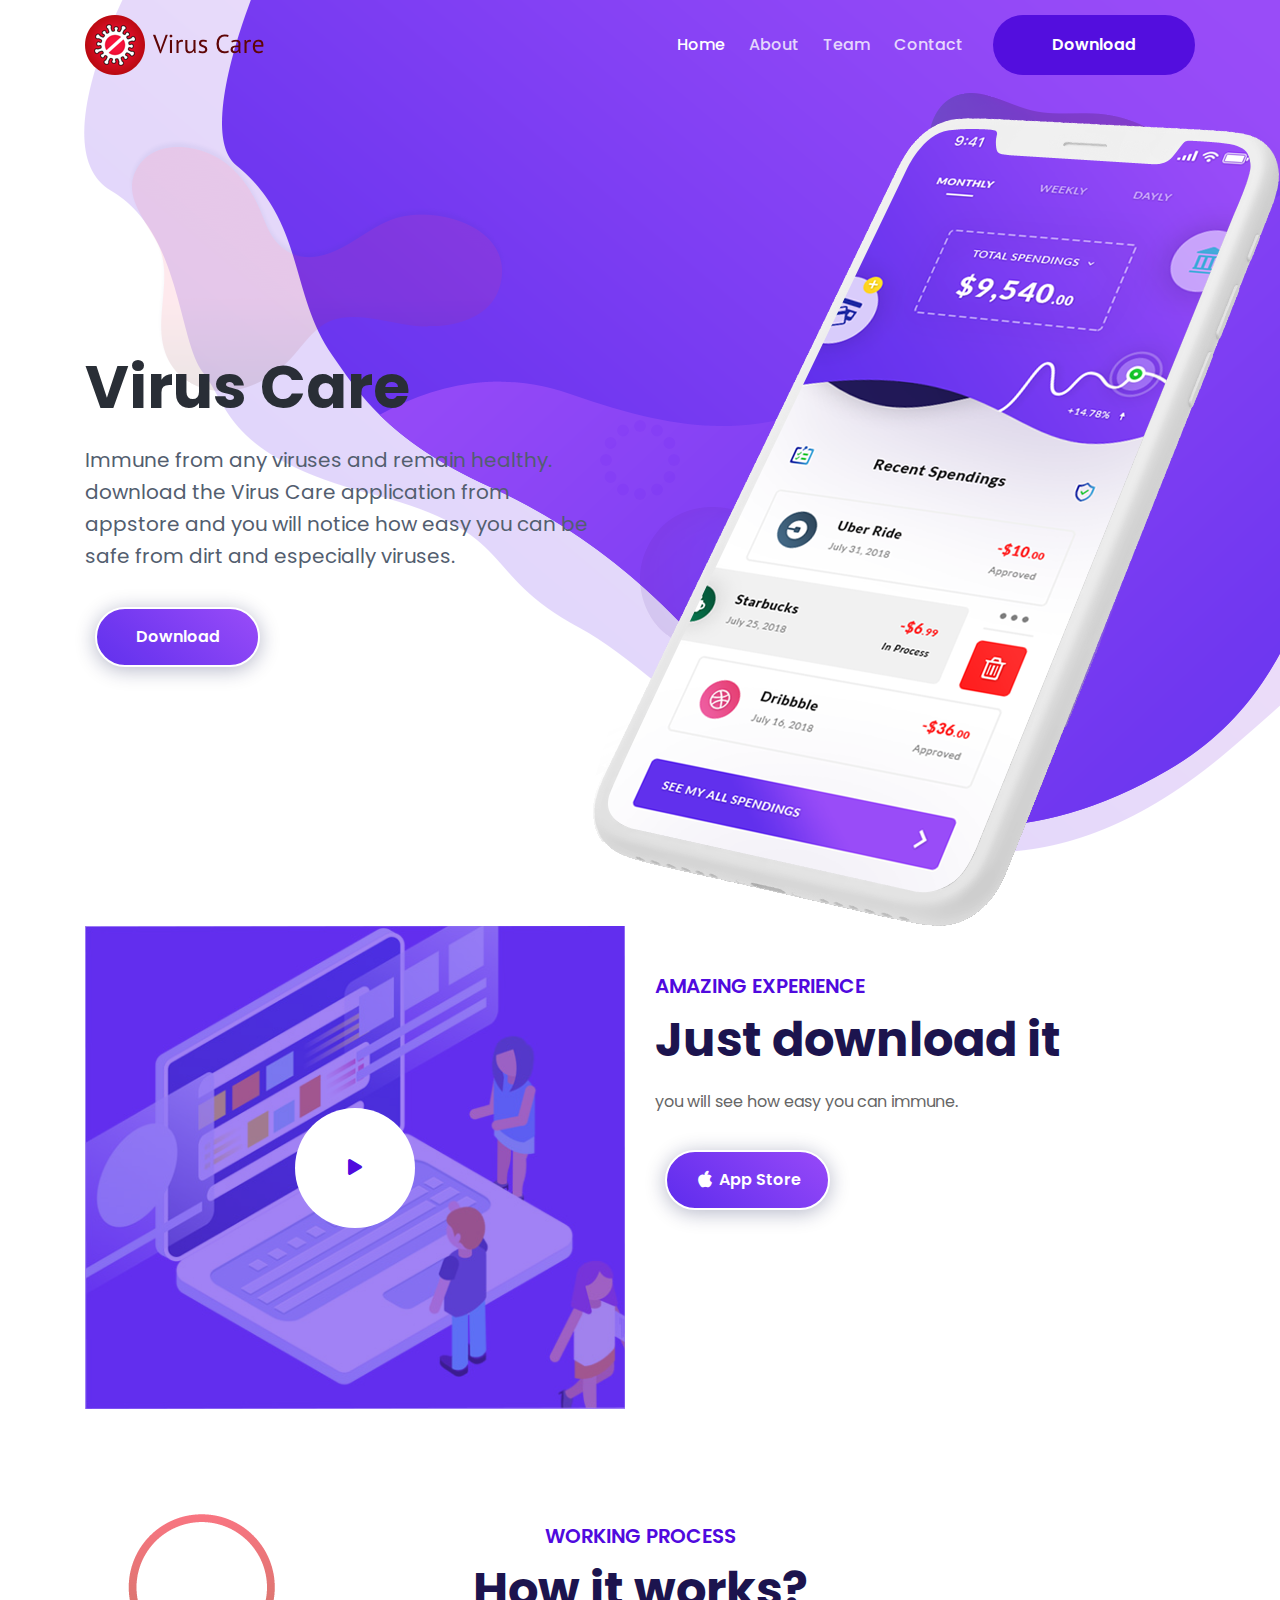
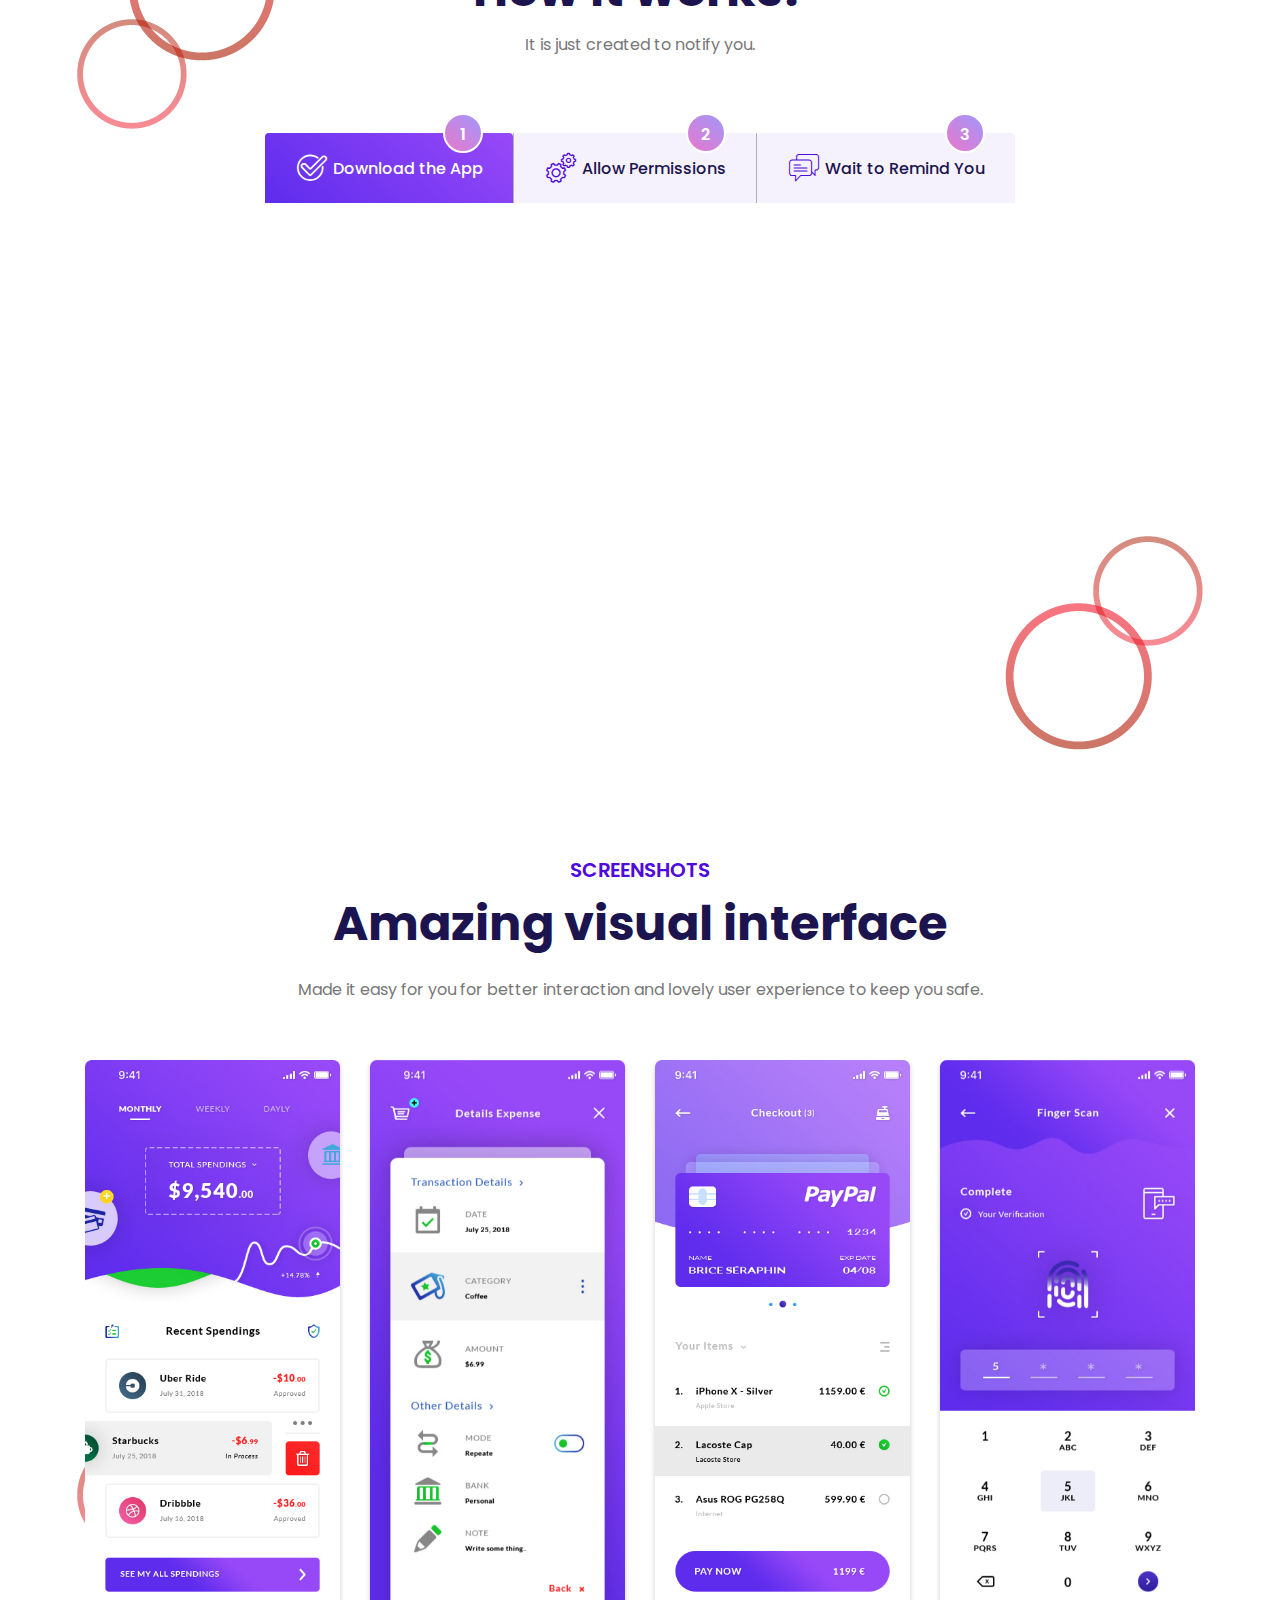
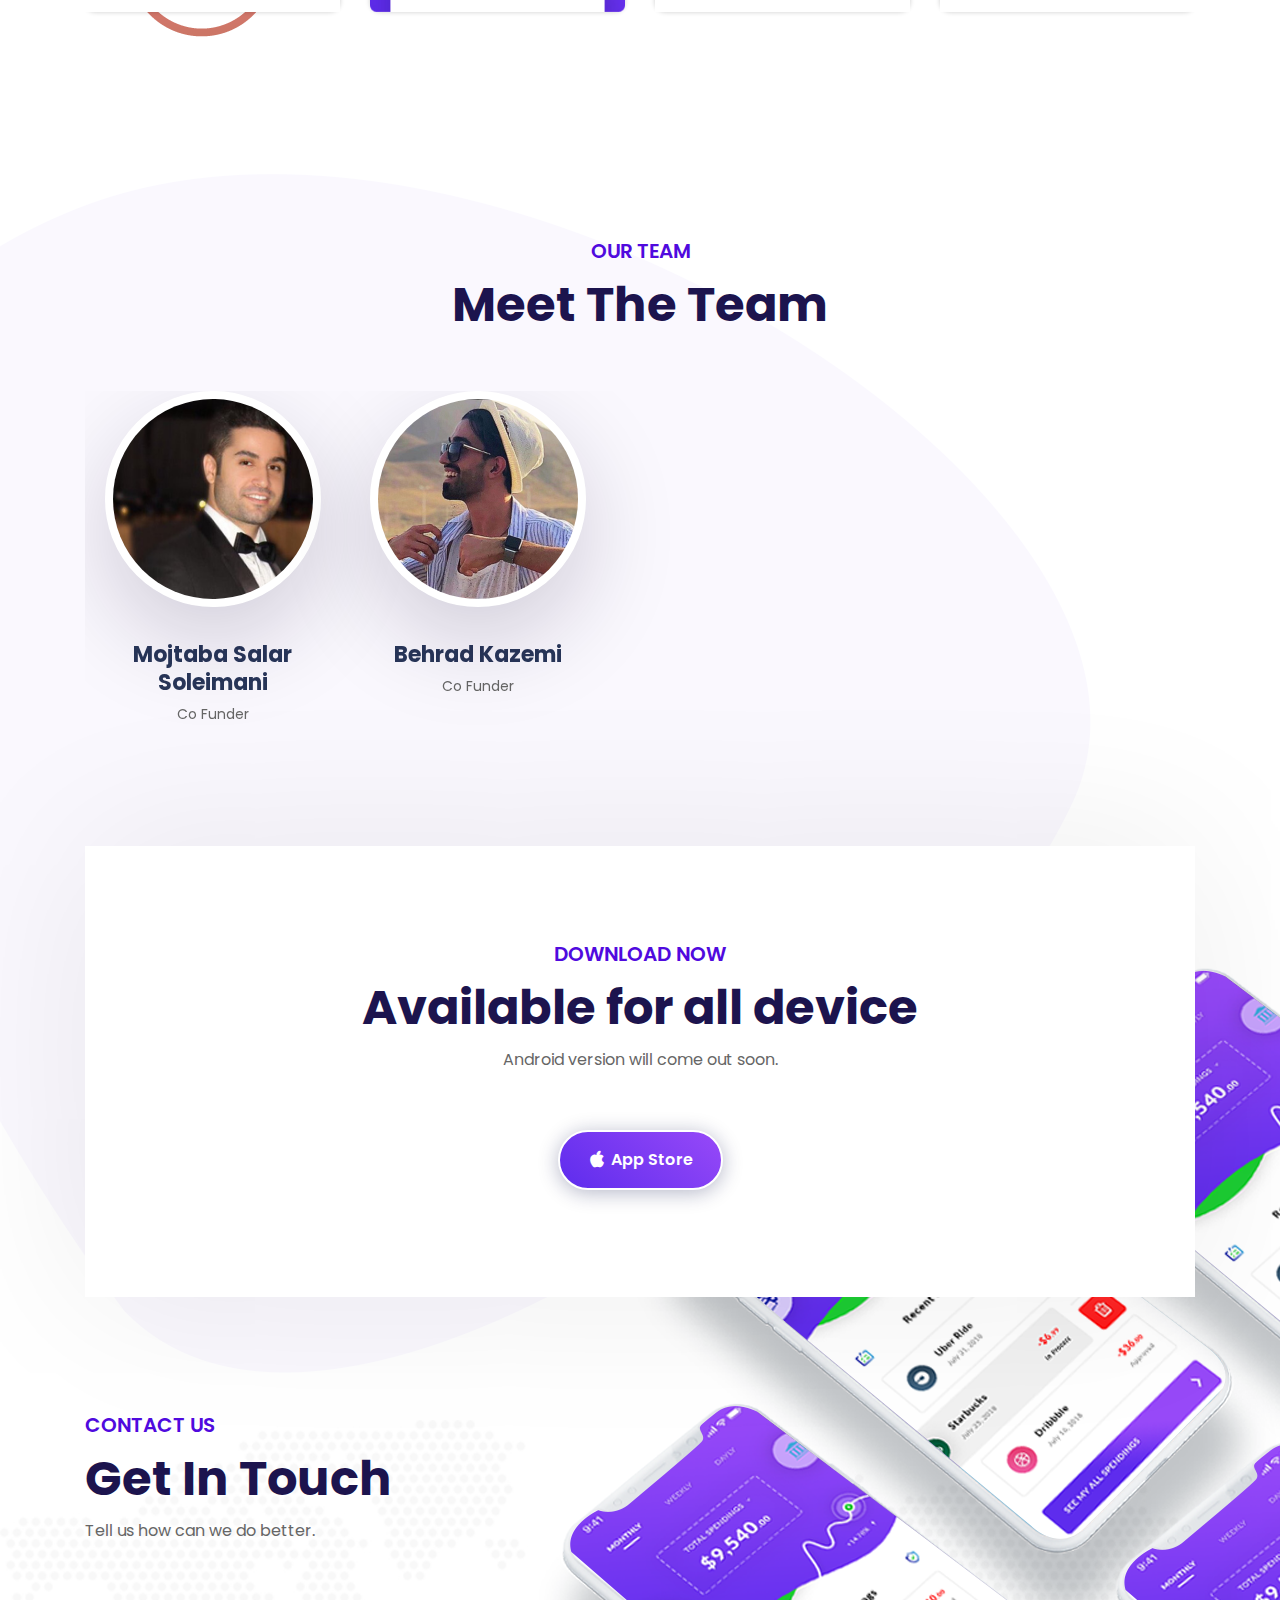
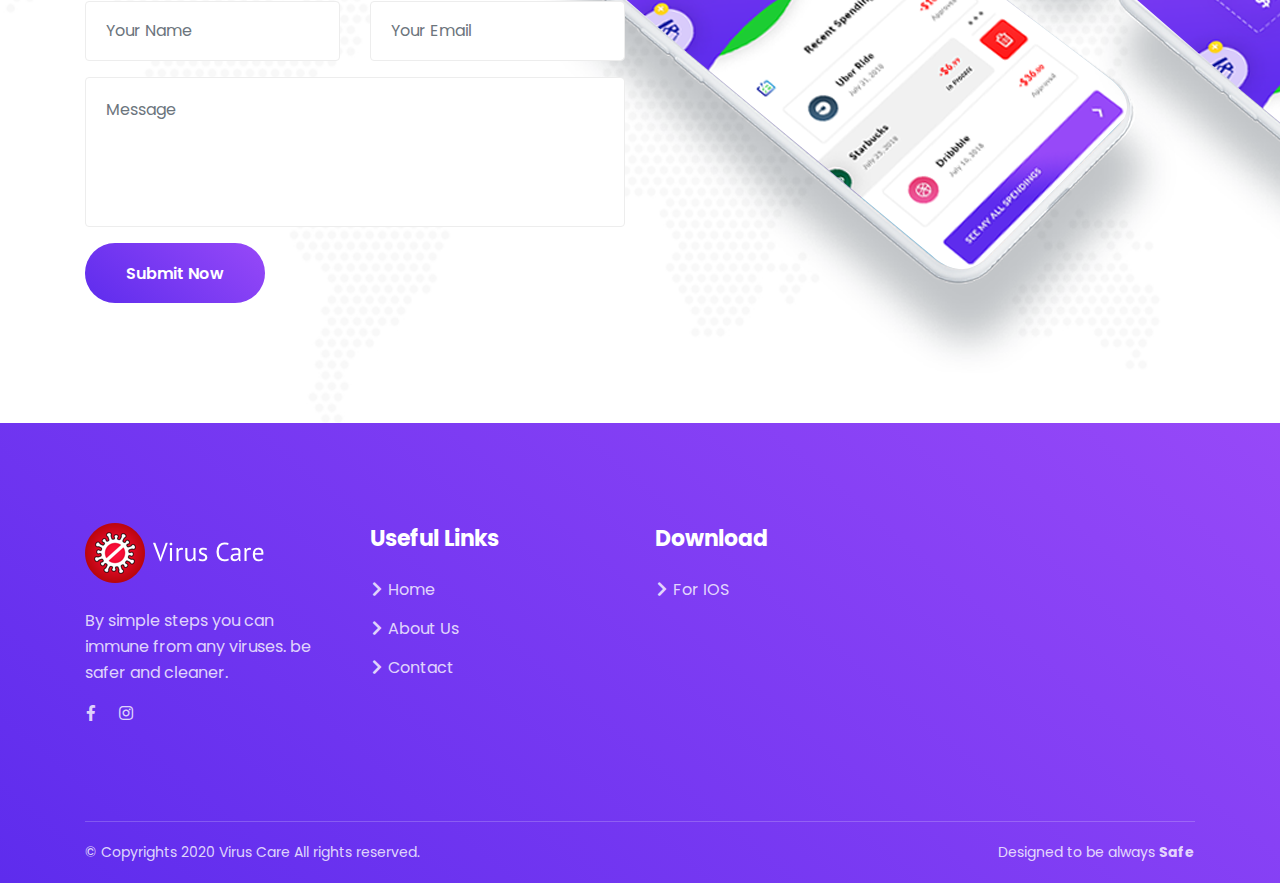
<file: index.html>
<!DOCTYPE html>
<html lang="zxx">
<!--useless comment -->
<head>
    <meta http-equiv="Content-Type" content="text/html; charset=UTF-8">
    <meta http-equiv="X-UA-Compatible" content="IE=edge" />
    <meta http-equiv="X-UA-Compatible" content="ie=edge">
    <meta name="viewport" content="width=device-width, initial-scale=1.0">
    <meta name="robots" content="noarchive">
    <title> Virus Care Mobile Application | Beksas team </title>
    <!-- favicon -->
    <link rel="shortcut icon" href="favicon.ico" type="image/x-icon">
    <!-- bootstrap -->
    <link rel="stylesheet" href="assets/css/bootstrap.min.css">
    <!-- icofont -->
    <link rel="stylesheet" href="assets/css/fontawesome.5.7.2.css">
    <!-- flaticon -->
    <link rel="stylesheet" href="assets/css/flaticon.css">
    <!-- animate.css -->
    <link rel="stylesheet" href="assets/css/animate.css">
    <!-- Owl Carousel -->
    <link rel="stylesheet" href="assets/css/owl.carousel.min.css">
    <!-- magnific popup -->
    <link rel="stylesheet" href="assets/css/magnific-popup.css">
    <!-- stylesheet -->
    <link rel="stylesheet" href="assets/css/style.css">
    <!-- responsive -->
    <link rel="stylesheet" href="assets/css/responsive.css">
</head>

<body>

    <nav class="navbar navbar-area navbar-expand-lg nav-absolute white nav-style-01">
        <div class="container nav-container">
            <div class="responsive-mobile-menu">
                <div class="logo-wrapper">
                    <a href="index.html" class="logo">
                        <img src="assets/img/logo.png" alt="logo">
                    </a>
                </div>
                <button class="navbar-toggler" type="button" data-toggle="collapse" data-target="#appside_main_menu" 
                    aria-expanded="false" aria-label="Toggle navigation">
                    <span class="navbar-toggler-icon"></span>
                </button>
            </div>
            <div class="collapse navbar-collapse" id="appside_main_menu">
                <ul class="navbar-nav">
                    <li class="current-menu-item">
                        <a href="#">Home</a>
                    </li>
                    <li><a href="#about">About</a></li>
                    <li><a href="#team">Team</a></li>
                    <!-- <li class="menu-item-has-children">
                        <a href="#">Blog</a>
                        <ul class="sub-menu">
                            <li><a href="blog.html">Blog 01</a></li>
                            <li><a href="blog-details.html">Blog Details</a></li>
                        </ul>
                    </li> -->
                    <li><a href="#contact">Contact</a></li>
                </ul>
            </div>
            <div class="nav-right-content">
                <ul>
                    <li class="button-wrapper">
                        <a href="#" class="boxed-btn btn-rounded">Download</a>
                    </li>
                </ul>
            </div>
        </div>
</nav>
    <!-- header area start  -->
    <header class="header-area header-bg" id="home">
            <div class="shape-1"><img src="assets/img/shape/01.png" alt=""></div>
            <div class="shape-2"><img src="assets/img/shape/02.png" alt=""></div>
            <div class="shape-3"><img src="assets/img/shape/03.png" alt=""></div>
        <div class="header-right-image wow zoomIn">
            <img src="assets/img/mobile-image-4.png" alt="header right image">
        </div>
        <div class="container">
            <div class="row">
                <div class="col-lg-7">
                    <div class="header-inner">
                        <h1 class="title wow fadeInDown">Virus Care</h1>
                        <p>Immune from any viruses and remain healthy. download the Virus Care application from appstore and you will notice how easy you can be safe from dirt and especially viruses.</p>

                        <div class="btn-wrapper wow fadeInUp">
                            <a href="#" class="boxed-btn btn-rounded">Download now</a>
                            <!-- <a href="#" class="boxed-btn btn-rounded blank">Learn More</a> -->
                        </div>
                    </div>
                </div>
            </div>
        </div>
    </header>
    <!-- header area end  -->

<!-- about us area start -->

<!-- <section class="about-us-area"> -->
    <!-- <div class="container"> -->
        <!-- <div class="row justify-content-center"> -->
            <!-- <div class="col-lg-10"> -->
                <!-- <div class="section-title">section title -->
                    <!-- <span class="subtitle">About Appside</span> -->
                    <!-- <h3 class="title extra">Bulit for everybody with unlimited unique features</h3> -->
                    <!-- <p>Consectetur adipiscing elit, sed do eiusmod tempor incididunt ut labore et dolor  tempor incididunt ut labore dolore magna.</p> -->
                <!-- </div>//. section title -->
            <!-- </div> -->
        <!-- </div> -->
        <!-- <div class="row"> -->
            <!-- <div class="col-lg-12">
                <div class="feature-area">
                    <ul class="feature-list wow fadeInUp">
                        <li class="single-feature-list">
                            <div class="icon icon-bg-1">
                                <i class="flaticon-vector"></i>
                            </div>
                            <div class="content">
                                <h4 class="title"><a href="#">Clean Design</a></h4>
                                <p>Consectetur adipiscing elit, sed do eiusmod tempor incididunt ut labore et dolor  tempor incididunt</p>
                            </div>
                        </li>
                        <li class="single-feature-list">
                            <div class="icon icon-bg-2">
                                <i class="flaticon-responsive"></i>
                            </div>
                            <div class="content">
                                <h4 class="title"><a href="#">Fully Respnosive</a></h4>
                                <p>Consectetur adipiscing elit, sed do eiusmod tempor incididunt ut labor  tempor incididunt</p>
                            </div>
                        </li>
                        <li class="single-feature-list">
                            <div class="icon icon-bg-3">
                                <i class="flaticon-layers-2"></i>   
                            </div>
                            <div class="content">
                                <h4 class="title"><a href="#">Pixel Perfect</a></h4>
                                <p>Consectetur adipiscing elit, sed do eiusmod tempor incididunt ut labore et dolor  tempor incididunt</p>
                            </div>
                        </li>
                        <li class="single-feature-list">
                            <div class="icon icon-bg-4">
                                <i class="flaticon-picture"></i>
                            </div>
                            <div class="content">
                                <h4 class="title"><a href="#">Retina Ready</a></h4>
                                <p>Consectetur adipiscing elit, sed do eiusmod tempor incididunt ut labore et dolor  tempor incididunt</p>
                            </div>
                        </li>
                    </ul>
                    
                </div>
            </div>
        </div>
    </div>
</section> -->

<!-- about us area end -->

<!-- video area start -->
<section class="video-area" id="about">
    <div class="container">
        <div class="row">
            <div class="col-lg-6">
                <div class="img-with-video">
                    <div class="img-wrap">
                        <img src="assets/img/video-image.jpg" alt="">
                        <div class="hover">
                            <a href="https://www.youtube.com/watch?v=tdBzJRdy33M" class="video-play-btn mfp-iframe"><i class="fas fa-play"></i></a>
                        </div>
                    </div>
                </div>
            </div>
            <div class="col-lg-6">
                <div class="right-content-area">
                    <span class="subtitle">aMazing experience</span>
                    <h3 class="title">Just download it</h3>
                    <p>you will see how easy you can immune.</p>
                </div>
                <div class="btn-wrapper ">
                    <a href="#" class="boxed-btn btn-rounded gd-bg-1"><i class="flaticon-apple-1"></i> App Store</a>
                    <!-- <a href="#" class="boxed-btn btn-rounded gd-bg-2"><i class="flaticon-android-logo"></i> Play Store</a> -->
                    <!-- <a href="#" class="boxed-btn btn-rounded gd-bg-3"><i class="flaticon-windows"></i> Windows</a> -->
                </div>
            </div>
            
        </div>
    </div>
</section>
<!-- video area end -->

<!-- counterup area start -->
<!-- <section class="counterup-area"> -->
    <!-- <div class="container"> -->
        <!-- <div class="row"> -->
            <!-- <div class="col-lg-3 col-md-6"> -->
                <!-- <div class="single-counter-item">single counter item -->
                    <!-- <div class="icon">
                        <i class="flaticon-rating"></i>
                    </div>
                    <div class="content">
                        <span class="count-num">14,567</span> -->
                        <!-- <h4 class="title">Positive Reviews</h4> -->
                    <!-- </div> -->
                <!-- </div>//. single counter item -->
            <!-- </div> -->
            <!-- <div class="col-lg-3 col-md-6"> -->
                <!-- <div class="single-counter-item">single counter item -->
                    <!-- <div class="icon"> -->
                        <!-- <i class="flaticon-conversation-1"></i> -->
                    <!-- </div> -->
                    <!-- <div class="content"> -->
                        <!-- <span class="count-num">567</span> -->
                        <!-- <h4 class="title">Good Comments</h4> -->
                    <!-- </div> -->
                <!-- </div>//. single counter item -->
            <!-- </div> -->
            <!-- <div class="col-lg-3 col-md-6"> -->
                <!-- <div class="single-counter-item">single counter item -->
                    <!-- <div class="icon">
                        <i class="flaticon-email"></i>
                    </div>
                    <div class="content">
                        <span class="count-num">36,778</span>
                        <h4 class="title">App Downloads</h4>
                    </div> -->
                <!-- </div>//. single counter item -->
            <!-- </div>
            <div class="col-lg-3 col-md-6"> -->
                <!-- <div class="single-counter-item">single counter item -->
                    <!-- <div class="icon">
                        <i class="flaticon-trophy"></i>
                    </div>
                    <div class="content">
                        <span class="count-num">30</span>
                        <h4 class="title">Best Awards</h4>
                    </div> -->
                <!-- </div>//. single counter item -->
            <!-- </div>
        </div>
    </div>
</section> -->
<!-- counterup area end -->

<!-- why choose area start -->
<!-- <section class="why-choose-area why-choose-us-bg">
    <div class="container">
        <div class="row justify-content-center">
            <div class="col-lg-10"> -->
                <!-- <div class="section-title white">section title -->
                    <!-- <span class="subtitle">why choose this</span>
                    <h3 class="title extra">Users love appside to make cool landing page</h3>
                    <p>Consectetur adipiscing elit, sed do eiusmod tempor incididunt ut labore et dolor  tempor incididunt ut labore dolore magna.</p> -->
                <!-- </div>//. section title -->
            <!-- </div>
        </div>
        <div class="row">
            <div class="col-lg-4 col-md-12"> -->
                <!-- <div class="single-why-us-item margin-top-60 wow zoomIn">single why us item -->
                    <!-- <div class="icon gdbg-1">
                        <i class="flaticon-settings-1"></i>
                    </div>
                    <div class="content">
                        <h4 class="title">Easy Customize</h4>
                        <p>Consectetur adipiscing elit, sed do eiusmod tempor incididunt ut labore</p>
                    </div> -->
                <!-- </div>//. single why us item -->
                <!-- <div class="single-why-us-item wow zoomIn">single why us item -->
                    <!-- <div class="icon gdbg-2">
                        <i class="flaticon-checked"></i>
                    </div>
                    <div class="content">
                        <h4 class="title">Fast & Secure</h4>
                        <p>Consectetur adipiscing elit, sed do eiusmod tempor incididunt ut labore</p>
                    </div> -->
                <!-- </div>//. single why us item -->
            <!-- </div>
            <div class="col-lg-4 col-md-12">
                <div class="center-image">
                    <img src="assets/img/mobile-img-2.png" alt="mobile image two">
                </div>
            </div>
            <div class="col-lg-4 col-md-12"> -->
                <!-- <div class="single-why-us-item margin-top-60 wow zoomIn">single why us item -->
                    <!-- <div class="icon gdbg-3">
                        <i class="flaticon-chat-1"></i>
                    </div>
                    <div class="content">
                        <h4 class="title">Live Chat</h4>
                        <p>Consectetur adipiscing elit, sed do eiusmod tempor incididunt ut labore</p>
                    </div> -->
                <!-- </div>//. single why us item -->
                <!-- <div class="single-why-us-item wow zoomIn">single why us item -->
                    <!-- <div class="icon gdbg-4">
                        <i class="flaticon-cloud"></i>
                    </div>
                    <div class="content">
                        <h4 class="title">Secure Data</h4>
                        <p>Consectetur adipiscing elit, sed do eiusmod tempor incididunt ut labore</p>
                    </div> -->
                <!-- </div>//. single why us item -->
            <!-- </div>
        </div>
    </div>
</section> -->
<!-- why choose area end -->

<!-- how it works area start -->
<section class="how-it-work-area">
        <div class="shape-1"><img src="assets/img/shape/08.png" alt=""></div>
        <div class="shape-2"><img src="assets/img/shape/09.png" alt=""></div>
        <div class="shape-3"><img src="assets/img/shape/08.png" alt=""></div>
        <div class="shape-4"><img src="assets/img/shape/09.png" alt=""></div>
    <div class="container">
            <div class="row justify-content-center">
                <div class="col-lg-10">
                    <div class="section-title"><!-- section title -->
                        <span class="subtitle">Working Process</span>
                        <h3 class="title">How it works?</h3>
                        <p>It is just created to notify you.</p>
                    </div><!-- //. section title -->
                </div>
            </div>
        <div class="row">
            <div class="col-lg-12">
                    <div class="how-it-work-tab-nav">
                        <ul class="nav nav-tabs" role="tablist">
                            <li class="nav-item">
                                <a class="nav-link active" id="account-tab" data-toggle="tab" href="#account" role="tab" aria-controls="account" aria-selected="true"><i class="flaticon-checked"></i> Download the App <span class="number">1</span></a>
                            </li>
                            <li class="nav-item">
                                <a class="nav-link" id="settings-tab" data-toggle="tab" href="#settings" role="tab" aria-controls="settings" aria-selected="false"><i class="flaticon-settings-1"></i> Allow Permissions <span class="number">2</span></a>
                            </li>
                            <li class="nav-item">
                                <a class="nav-link" id="chat-tab" data-toggle="tab" href="#chat" role="tab" aria-controls="chat" aria-selected="false"><i class="flaticon-chat-1"></i> Wait to Remind You <span class="number">3</span></a>
                            </li>
                        </ul>
                    </div>
                    <div class="tab-content wow slideInUp">
                        <div class="tab-pane fade show active" id="account" role="tabpanel" aria-labelledby="account-tab">
                            <div class="how-it-works-tab-content">
                                <div class="row">
                                    <div class="col-lg-6">
                                        <div class="left-content-area">
                                            <h4 class="title">Download the App</h4>
                                            <p>For now we only released the iOS application and you can download and use it.</p>
                                            
                                        </div>
                                    </div>
                                    <div class="col-lg-6">
                                        <div class="right-content-area">
                                            <div class="img-wrapper">
                                                <img src="assets/img/how-it-works-image.png" alt="how it works image">
                                            </div>
                                        </div>
                                    </div>
                                </div>
                            </div>
                        </div>
                        <div class="tab-pane fade" id="settings" role="tabpanel" aria-labelledby="settings-tab">
                            <div class="how-it-works-tab-content">
                                <div class="row">
                                    <div class="col-lg-6">
                                        <div class="left-content-area">
                                            <h4 class="title">Allow Permissions</h4>
                                            <p>We just want your notification permission to remind you on the exact time, however, by turning on your location permission the app will be much smarter and it can notify you by going out or come into the safe place. </p>
                                            
                                        </div>
                                    </div>
                                    <div class="col-lg-6">
                                        <div class="right-content-area">
                                            <div class="img-wrapper">
                                                <img src="assets/img/how-it-works-image.png" alt="how it works image">
                                            </div>
                                        </div>
                                    </div>
                                </div>
                            </div>
                        </div>
                        <div class="tab-pane fade" id="chat" role="tabpanel" aria-labelledby="chat-tab">
                            <div class="how-it-works-tab-content">
                                <div class="row">
                                    <div class="col-lg-6">
                                        <div class="left-content-area">
                                            <h4 class="title">Wait to Remind You</h4>
                                            <p>It will remind you to do sanitary works to keep you away from any virus and dirt.</p>
                                            
                                        </div>
                                    </div>
                                    <div class="col-lg-6">
                                        <div class="right-content-area">
                                            <div class="img-wrapper">
                                                <img src="assets/img/how-it-works-image.png" alt="how it works image">
                                            </div>
                                        </div>
                                    </div>
                                </div>
                            </div>
                        </div>
                    </div>
            </div>
        </div>
    </div>
</section>
<!-- how it works area end -->

<!-- screenshort area start -->
<section class="screenshort-area">
        <div class="shape-1"><img src="assets/img/shape/08.png" alt=""></div>
        <div class="shape-2"><img src="assets/img/shape/09.png" alt=""></div>
    <div class="container">
        <div class="row justify-content-center">
            <div class="col-lg-10">
                <div class="section-title"><!-- section title -->
                    <span class="subtitle">Screenshots</span>
                    <h3 class="title extra">Amazing visual interface</h3>
                    <p>Made it easy for you for better interaction and lovely user experience to keep you safe.</p>
                </div><!-- //. section title -->
            </div>
        </div>
        <div class="row">
            <div class="col-lg-12">
                <div class="screenshort-carousel"><!-- screenshort carousel -->
                    <div class="single-screenshort-item"><!-- single screenshort item -->
                        <img src="assets/img/screenshort/screen-1.jpg" alt="">
                    </div><!-- //.single screenshort item -->
                    <div class="single-screenshort-item"><!-- single screenshort item -->
                        <img src="assets/img/screenshort/screen-2.jpg" alt="">
                    </div><!-- //.single screenshort item -->
                    <div class="single-screenshort-item"><!-- single screenshort item -->
                        <img src="assets/img/screenshort/screen-3.jpg" alt="">
                    </div><!-- //.single screenshort item -->
                    <div class="single-screenshort-item"><!-- single screenshort item -->
                        <img src="assets/img/screenshort/screen-4.jpg" alt="">
                    </div><!-- //.single screenshort item -->
                </div><!-- //. screenshort carousel -->
            </div>
        </div>
    </div>
</section>
<!-- screenshort area end -->

<!-- testimonial area start -->
<!-- <section class="testimonial-area"> -->
        <!-- <div class="shape-1"><img src="assets/img/shape/08.png" alt=""></div> -->
        <!-- <div class="shape-2"><img src="assets/img/shape/09.png" alt=""></div> -->
    <!-- <div class="container"> -->
        <!-- <div class="row justify-content-center"> -->
            <!-- <div class="col-lg-10"> -->
                <!-- <div class="section-title ">section title -->
                    <!-- <span class="subtitle">Testimonial</span>
                    <h3 class="title extra">What People Say</h3>
                    <p>Consectetur adipiscing elit, sed do eiusmod tempor incididunt ut labore et dolor  tempor incididunt ut labore dolore magna.</p> -->
                <!-- </div>//. section title -->
            <!-- </div>
        </div>
        <div class="row">
            <div class="col-lg-12">
                <div class="testimonial-carousel"> -->

                    <!-- <div class="single-testimonial-item">single testimonial item -->
                        <!-- <div class="thumb">
                            <img src="assets/img/testimonial/01.jpg" alt="">
                        </div>
                        -->
                        <!-- <div class="hover">hover -->
                            <!-- <div class="hover-inner">
                                <div class="icon"><i class="fas fa-quote-left"></i></div>
                                <p>They  provide innovative solutions with the best.  tempor incididunt utla bore et dolor  tempor incididunt .</p>
                                <div class="author-meta">
                                    <h4 class="name">Riley Cassidy</h4>
                                    <span class="post">Chief executive</span>
                                </div>
                            </div> -->
                        <!-- </div>//. hover -->
                    <!-- </div>//. single testimonial item -->
                    <!-- <div class="single-testimonial-item">single testimonial item -->
                        <!-- <div class="thumb">
                            <img src="assets/img/testimonial/02.jpg" alt="">
                        </div>
                        -->
                        <!-- <div class="hover">hover -->
                            <!-- <div class="hover-inner">
                                <div class="icon"><i class="fas fa-quote-left"></i></div>
                                <p>They  provide innovative solutions with the best.  tempor incididunt utla bore et dolor  tempor incididunt .</p>
                                <div class="author-meta">
                                    <h4 class="name">Riley Cassidy</h4>
                                    <span class="post">Chief executive</span>
                                </div>
                            </div> -->
                        <!-- </div>//. hover -->
                    <!-- </div>//. single testimonial item -->
                    <!-- <div class="single-testimonial-item">single testimonial item -->
                        <!-- <div class="thumb">
                            <img src="assets/img/testimonial/03.jpg" alt="">
                        </div>
                        -->
                        <!-- <div class="hover">hover -->
                            <!-- <div class="hover-inner">
                                <div class="icon"><i class="fas fa-quote-left"></i></div>
                                <p>They  provide innovative solutions with the best.  tempor incididunt utla bore et dolor  tempor incididunt .</p>
                                <div class="author-meta">
                                    <h4 class="name">Riley Cassidy</h4>
                                    <span class="post">Chief executive</span>
                                </div>
                            </div> -->
                        <!-- </div>//. hover -->
                    <!-- </div>//. single testimonial item -->
                <!-- </div>
            </div>
        </div>
    </div>
</section> -->
<!-- testimonial area end -->

<!-- price plan area start -->
<!-- <section class="pricing-plan-area pricing-plan-bg" id="pricing">
    <div class="container">
        <div class="row justify-content-center">
            <div class="col-lg-10"> -->
                <!-- <div class="section-title white">section title -->
                    <!-- <span class="subtitle">Pricing plans</span>
                    <h3 class="title extra">Choose your pricing</h3>
                    <p>Consectetur adipiscing elit, sed do eiusmod tempor incididunt ut labore et dolor  tempor incididunt ut labore dolore magna.</p> -->
                <!-- </div>//. section title -->
            <!-- </div>
        </div>
        <div class="row">
            <div class="col-lg-4 col-md-6"> -->
                <!-- <div class="single-price-plan-01 wow zoomIn">single price plan one -->
                   <!-- <div class="price-header">
                        <h4 class="name">Primary Plan</h4>
                        <div class="price-wrap">
                            <span class="price">$250</span>
                            <span class="month">/Mo</span>
                        </div>
                   </div>
                   <div class="price-body">
                       <ul>
                           <li>5 Analyzer</li>
                           <li>3 Month Support</li>
                           <li>10 Sessions</li>
                           <li>No Risk Garrunty</li>
                       </ul>
                   </div>
                   <div class="price-footer">
                       <a href="#" class="boxed-btn btn-rounded gd-bg-2">Get Started</a>
                   </div> -->
                <!-- </div>//. single price plan one -->
            <!-- </div> -->
            <!-- <div class="col-lg-4 col-md-6"> -->
                <!-- <div class="single-price-plan-01 wow zoomIn">single price plan one -->
                   <!-- <div class="price-header">
                        <h4 class="name">Basic Plan</h4>
                        <div class="price-wrap">
                            <span class="price">$350</span>
                            <span class="month">/Mo</span>
                        </div>
                   </div>
                   <div class="price-body">
                       <ul>
                           <li>5 Analyzer</li>
                           <li>3 Month Support</li>
                           <li>10 Sessions</li>
                           <li>No Risk Garrunty</li>
                       </ul>
                   </div>
                   <div class="price-footer">
                       <a href="#" class="boxed-btn btn-rounded gd-bg-2">Get Started</a>
                   </div> -->
                <!-- </div>//. single price plan one -->
            <!-- </div> -->
            <!-- <div class="col-lg-4 col-md-6"> -->
                <!-- <div class="single-price-plan-01 wow zoomIn">single price plan one -->
                   <!-- <div class="price-header"> -->
                        <!-- <h4 class="name">Advance Plan</h4> -->
                        <!-- <div class="price-wrap"> -->
                            <!-- <span class="price">$150</span>
                            <span class="month">/Mo</span>
                        </div>
                   </div>
                   <div class="price-body">
                       <ul>
                           <li>5 Analyzer</li>
                           <li>3 Month Support</li>
                           <li>10 Sessions</li>
                           <li>No Risk Garrunty</li>
                       </ul>
                   </div> -->
                   <!-- <div class="price-footer"> -->
                       <!-- <a href="#" class="boxed-btn btn-rounded gd-bg-2">Get Started</a> -->
                   <!-- </div> -->
                <!-- </div>//. single price plan one -->
            <!-- </div> -->
        <!-- </div> -->
    <!-- </div> -->
<!-- </section> -->
<!-- price plan area end -->

<!-- team member area start -->
<section class="team-member-area" id="team">
    <div class="bg-shape-1">
        <img src="assets/img/bg/team-shape.png" alt="">
    </div>
    <div class="bg-shape-2">
        <img src="assets/img/bg/contact-map-bg.jpg" alt="">
    </div>
    <div class="bg-shape-3">
        <img src="assets/img/bg/contact-mobile-bg.png" alt="">
    </div>
    <div class="container">
        <div class="row justify-content-center">
            <div class="col-lg-10">
                <div class="section-title"><!-- section title -->
                    <span class="subtitle">Our Team</span>
                    <h3 class="title">Meet The Team</h3>
                </div><!-- //. section title -->
            </div>
        </div>
        <div class="row">
            <div class="col-lg-12">
                <div class="team-carousel"><!-- team carousel -->
                    <div class="single-team-member"><!-- single team member -->
                        <div class="thumb">
                            <img src="assets/img/team-member/01.jpg" alt="team member image">
                            <div class="hover">
                                <ul class="social-icon">
                                    <!-- <li><a href="#"><i class="fab fa-facebook-f"></i></a></li>
                                    <li><a href="#"><i class="fab fa-twitter"></i></a></li> -->
                                    <li><a href="https://www.linkedin.com/in/salarsoleimani"><i class="fab fa-linkedin-in"></i></a></li>
                                </ul>
                            </div>
                        </div>
                        <div class="content">
                            <h4 class="title">Mojtaba Salar Soleimani</h4>
                            <span class="post">Co Funder</span>
                        </div>
                    </div><!-- //. single team member -->
                    <div class="single-team-member"><!-- single team member -->
                        <div class="thumb">
                            <img src="assets/img/team-member/02.jpg" alt="team member image">
                            <div class="hover">
                                <ul class="social-icon">
                                    <!-- <li><a href="#"><i class="fab fa-facebook-f"></i></a></li>
                                    <li><a href="#"><i class="fab fa-twitter"></i></a></li> -->
                                    <li><a href="https://www.linkedin.com/in/kaazemi/"><i class="fab fa-linkedin-in"></i></a></li>
                                </ul>
                            </div>
                        </div>
                        <div class="content">
                            <h4 class="title">Behrad Kazemi</h4>
                            <span class="post">Co Funder</span>
                        </div>
                    </div><!-- //. single team member -->
                </div><!-- //. team carousel -->
            </div>
        </div>
        <div class="row">
            <div class="col-lg-12">
                <div class="download-area-wrapper margin-top-120"><!-- download area wrapper -->
                    <span class="subtitle">Download now</span>
                    <h3 class="title">Available for all device</h3>
                    <p>Android version will come out soon.</p>
                    <div class="btn-wrapper">
                            <a href="#" class="boxed-btn btn-rounded gd-bg-1"><i class="flaticon-apple-1"></i> App Store</a>
                            <!-- <a href="#" class="boxed-btn btn-rounded gd-bg-2"><i class="flaticon-android-logo"></i> Play Store</a> -->
                            <!-- <a href="#" class="boxed-btn btn-rounded gd-bg-3"><i class="flaticon-windows"></i> Windows</a> -->
                    </div>
                </div><!-- //. download area wrapper -->
            </div>
        </div>
        <div class="row">
            <div class="col-lg-6">
                <div class="contact-area-wrapper" id="contact"><!-- contact area wrapper -->
                    <span class="subtitle">Contact us</span>
                    <h3 class="title">Get In Touch</h3>
                    <p>Tell us how can we do better.</p>
                    <form action="index.html" id="contact_form_submit" class="contact-form sec-margin">
                        <div class="row">
                            <div class="col-lg-6">
                                <div class="form-group">
                                    <input type="text" class="form-control" id="uname" placeholder="Your Name">
                                </div>
                            </div>
                            <div class="col-lg-6">
                                <div class="form-group">
                                    <input type="text" class="form-control" id="email" placeholder="Your Email">
                                </div>
                            </div>
                            <div class="col-lg-12">
                                <div class="form-group textarea">
                                    <textarea name="message" id="message" class="form-control" cols="30" rows="10" placeholder="Message"></textarea>
                                </div>
                                <button class="submit-btn  btn-rounded gd-bg-1" type="submit">Submit Now</button>
                            </div>
                        </div>
                    </form>
                </div><!-- //. contact area wrapper -->
            </div>
        </div>
    </div>
</section>
<!-- team member area end -->

<!-- footer area start -->
<footer class="footer-area">
    <div class="footer-top">
        <div class="container">
            <div class="row">
                <div class="col-lg-3 col-md-6">
                    <div class="footer-widget about_widget">
                        <a href="index.html" class="footer-logo"><img src="assets/img/logo-white.png" alt=""></a>
                        <p>By simple steps you can immune from any viruses. be safer and cleaner.</p>
                        <ul class="social-icon">
                            <li><a href="https://facebook.com/viruscare"><i class="fab fa-facebook-f"></i></a></li>
                            <!-- <li><a href="#"><i class="fab fa-twitter"></i></a></li> -->
                            <!-- <li><a href="#"><i class="fab fa-linkedin-in"></i></a></li> -->
                            <li><a href="https://instagram.com/viruscareapp"><i class="fab fa-instagram"></i></a></li>
                        </ul>
                    </div>
                </div>
                <div class="col-lg-3 col-md-6">
                    <div class="footer-widget nav_menus_widget">
                        <h4 class="widget-title">Useful Links</h4>
                        <ul>
                            <li><a href="index.html"><i class="fas fa-chevron-right"></i> Home</a></li>
                            <li><a href="#about"><i class="fas fa-chevron-right"></i> About Us</a></li>
                            <!-- <li><a href="#"><i class="fas fa-chevron-right"></i> Service</a></li> -->
                            <!-- <li><a href="#"><i class="fas fa-chevron-right"></i> Blog</a></li> -->
                            <li><a href="#contact"><i class="fas fa-chevron-right"></i> Contact</a></li>
                        </ul>
                    </div>
                </div>
                <!-- <div class="col-lg-3 col-md-6">
                    <div class="footer-widget nav_menus_widget">
                        <h4 class="widget-title">Need Help?</h4>
                        <ul>
                            <li><a href="#"><i class="fas fa-chevron-right"></i> Faqs</a></li>
                            <li><a href="#"><i class="fas fa-chevron-right"></i> Privacy</a></li>
                            <li><a href="#"><i class="fas fa-chevron-right"></i> Policy</a></li>
                            <li><a href="#"><i class="fas fa-chevron-right"></i> Support</a></li>
                            <li><a href="#"><i class="fas fa-chevron-right"></i> Temrs</a></li>
                        </ul>
                    </div>
                </div> -->
                <div class="col-lg-3 col-md-6">
                    <div class="footer-widget nav_menus_widget">
                        <h4 class="widget-title">Download</h4>
                        <ul>
                            <li><a href="#"><i class="fas fa-chevron-right"></i> For IOS</a></li>
                            <!-- <li><a href="#"><i class="fas fa-chevron-right"></i> For Android</a></li>
                            <li><a href="#"><i class="fas fa-chevron-right"></i> For Mac</a></li>
                            <li><a href="#"><i class="fas fa-chevron-right"></i> For Window</a></li>
                            <li><a href="#"><i class="fas fa-chevron-right"></i> For Linax</a></li> -->
                        </ul>
                    </div>
                </div>
            </div>
        </div>
    </div>
    <div class="copyright-area"><!-- copyright area -->
        <div class="container">
            <div class="row">
                <div class="col-lg-12">
                    <div class="copyright-inner"><!-- copyright inner wrapper -->
                        <div class="left-content-area"><!-- left content area -->
                            &copy; Copyrights 2020 Virus Care All rights reserved.
                        </div><!-- //. left content aera -->
                        <div class="right-content-area"><!-- right content area -->
                            Designed to be always <strong>Safe</strong>
                        </div><!-- //. right content area -->
                    </div><!-- //.copyright inner wrapper -->
                </div>
            </div>
        </div>
    </div><!-- //. copyright area -->
</footer>
<!-- footer area end -->

<!-- preloader area start -->
<div class="preloader-wrapper" id="preloader">
    <div class="preloader" >
        <div class="sk-circle">
            <div class="sk-circle1 sk-child"></div>
            <div class="sk-circle2 sk-child"></div>
            <div class="sk-circle3 sk-child"></div>
            <div class="sk-circle4 sk-child"></div>
            <div class="sk-circle5 sk-child"></div>
            <div class="sk-circle6 sk-child"></div>
            <div class="sk-circle7 sk-child"></div>
            <div class="sk-circle8 sk-child"></div>
            <div class="sk-circle9 sk-child"></div>
            <div class="sk-circle10 sk-child"></div>
            <div class="sk-circle11 sk-child"></div>
            <div class="sk-circle12 sk-child"></div>
        </div>
    </div>
</div>

  <!-- preloader area end -->

  <!-- back to top area start -->
  <div class="back-to-top">
        <i class="fas fa-angle-up"></i>
  </div>
  <!-- back to top area end -->

    <!-- jquery -->
    <script src="assets/js/jquery.js"></script>
    <!-- popper -->
    <script src="assets/js/popper.min.js"></script>
    <!-- bootstrap -->
    <script src="assets/js/bootstrap.min.js"></script>
    <!-- owl carousel -->
    <script src="assets/js/owl.carousel.min.js"></script>
    <!-- magnific popup -->
    <script src="assets/js/jquery.magnific-popup.js"></script>
    <!-- contact js-->
    <script src="assets/js/contact.js"></script>
    <!-- wow js-->
    <script src="assets/js/wow.min.js"></script>
    <!-- way points js-->
    <script src="assets/js/waypoints.min.js"></script>
    <!-- counterup js-->
    <script src="assets/js/jquery.counterup.min.js"></script>
    <!-- main -->
    <script src="assets/js/main.js"></script>
</body>

</html>
</file>
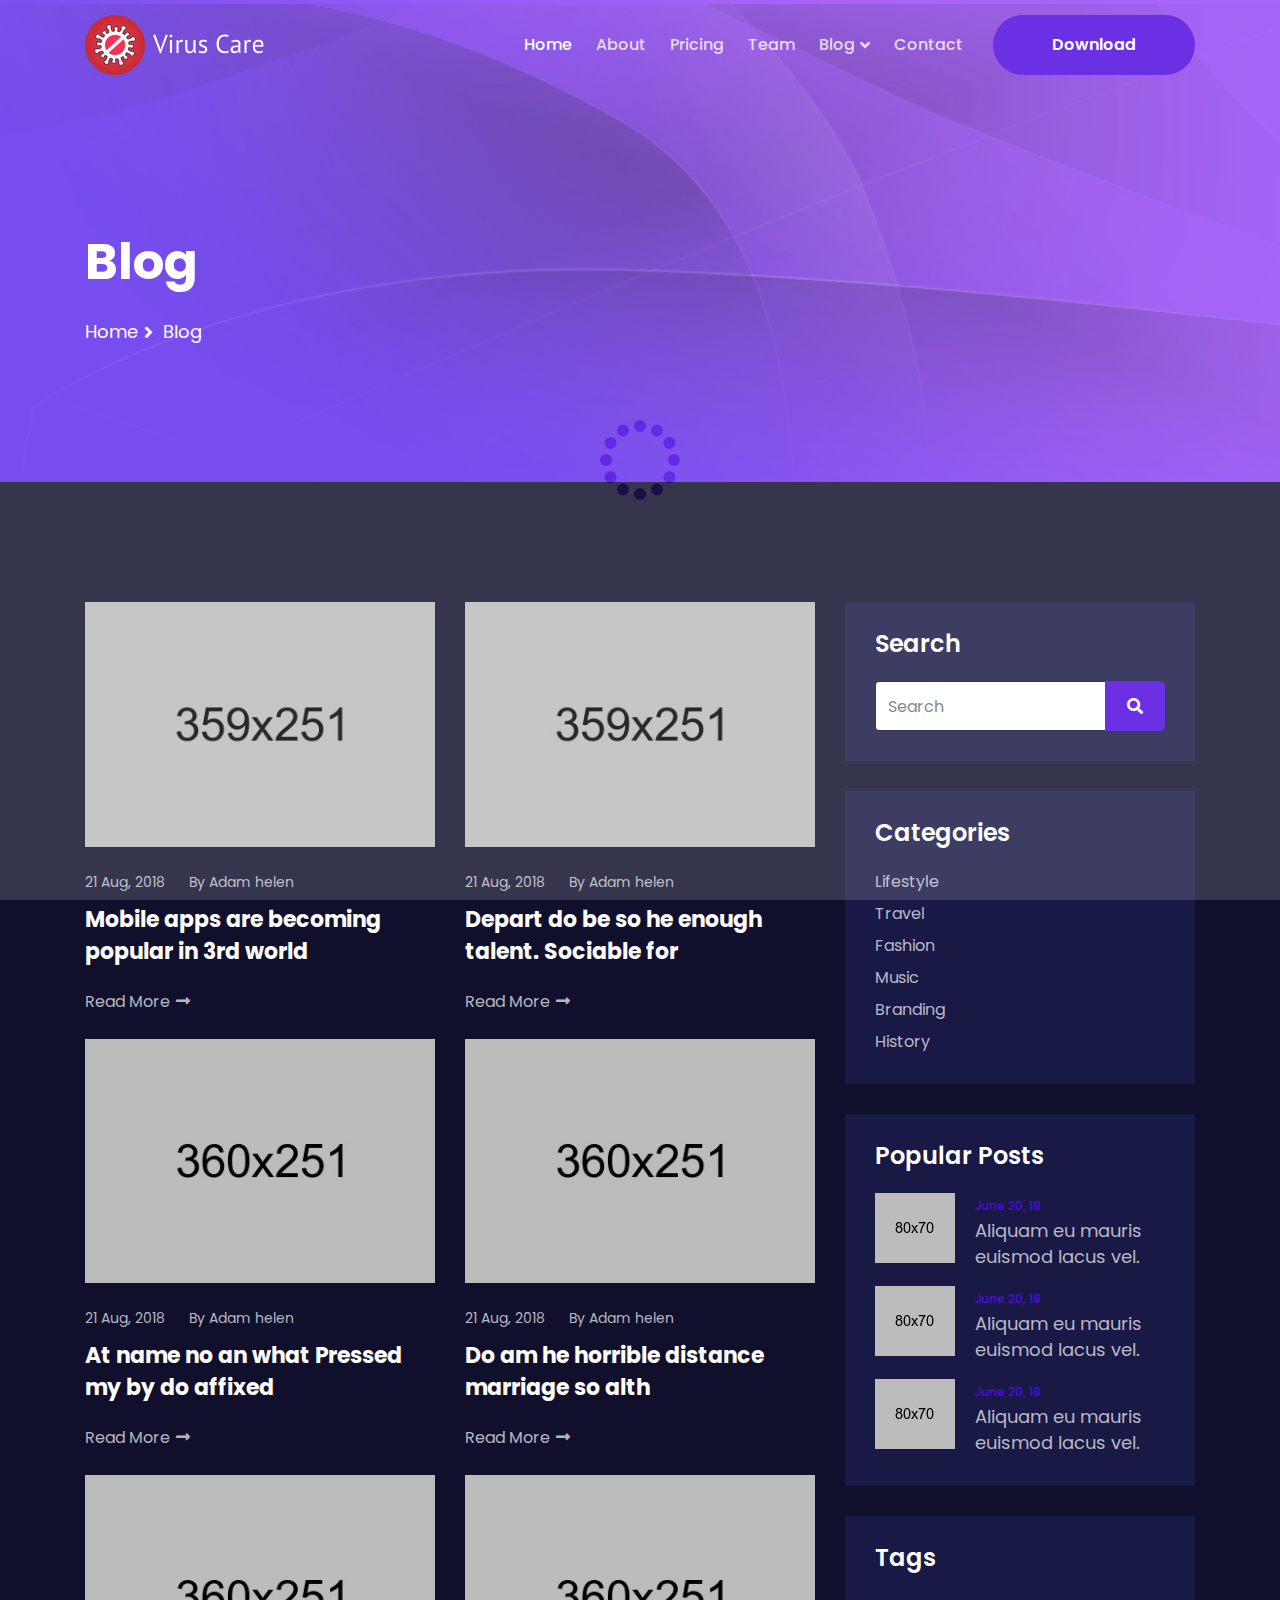
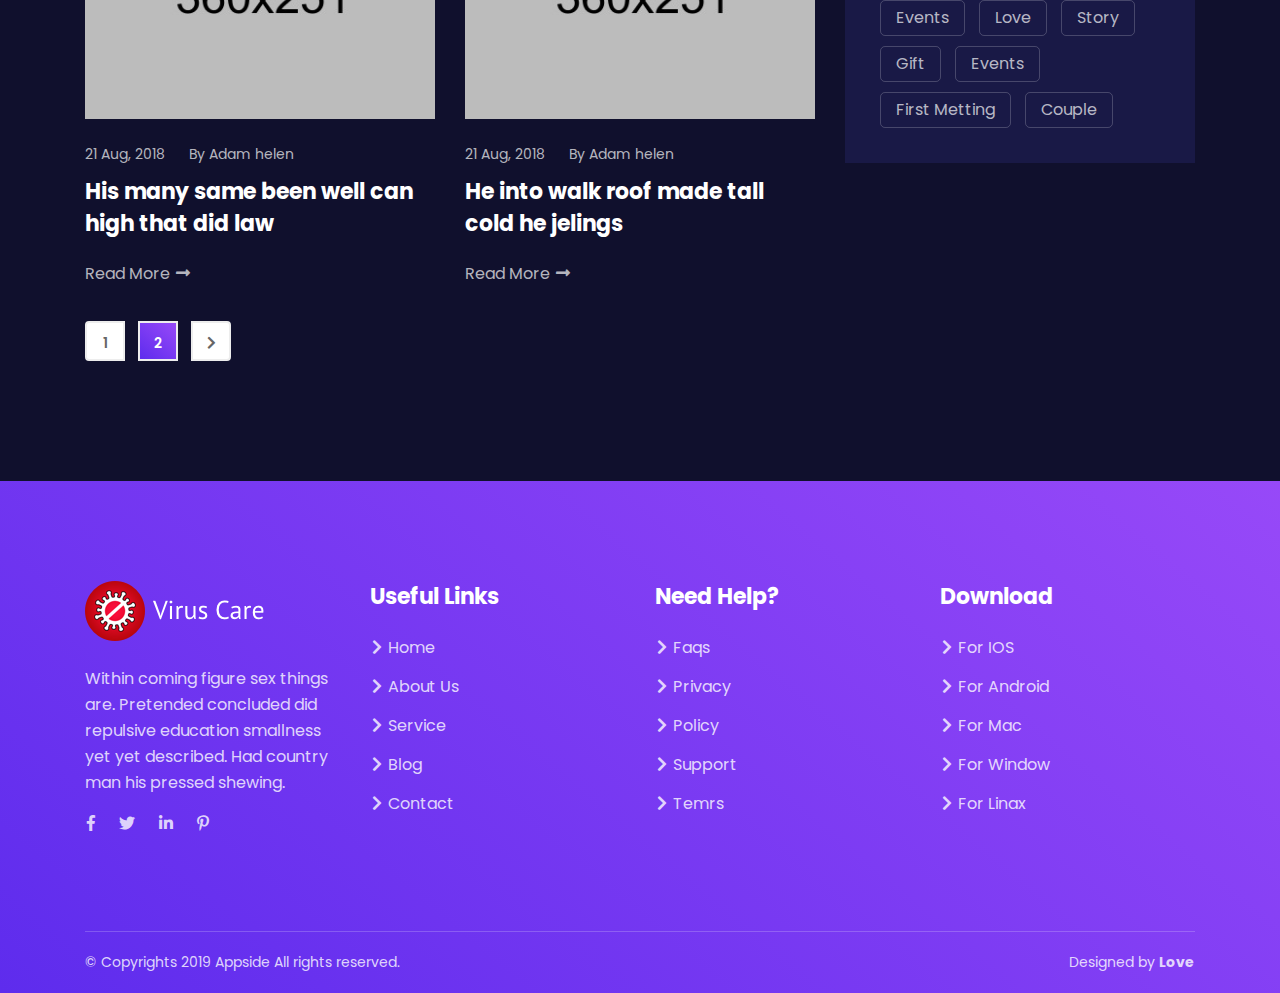
<file: blog-dark.html>
<!DOCTYPE html>
<html lang="en">

<head>
    <meta http-equiv="Content-Type" content="text/html; charset=UTF-8">
    <meta http-equiv="X-UA-Compatible" content="IE=edge" />
    <meta http-equiv="X-UA-Compatible" content="ie=edge">
    <meta name="viewport" content="width=device-width, initial-scale=1.0">
    <meta name="robots" content="noarchive">
    <title> Appside | App Landing pages HTML Templates </title>
    <!-- favicon -->
    <link rel="shortcut icon" href="favicon.ico" type="image/x-icon">
    <!-- bootstrap -->
    <link rel="stylesheet" href="assets/css/bootstrap.min.css">
    <!-- icofont -->
    <link rel="stylesheet" href="assets/css/fontawesome.5.7.2.css">
    <!-- flaticon -->
    <link rel="stylesheet" href="assets/css/flaticon.css">
    <!-- animate.css -->
    <link rel="stylesheet" href="assets/css/animate.css">
    <!-- Owl Carousel -->
    <link rel="stylesheet" href="assets/css/owl.carousel.min.css">
    <!-- magnific popup -->
    <link rel="stylesheet" href="assets/css/magnific-popup.css">
    <!-- stylesheet -->
    <link rel="stylesheet" href="assets/css/style.css">
    <!-- responsive -->
    <link rel="stylesheet" href="assets/css/responsive.css">
</head>

<body>
    
    <nav class="navbar navbar-area navbar-expand-lg nav-absolute white nav-style-01">
        <div class="container nav-container">
            <div class="responsive-mobile-menu">
                <div class="logo-wrapper">
                    <a href="index.html" class="logo">
                        <img src="assets/img/logo-white.png" alt="logo">
                    </a>
                </div>
                <button class="navbar-toggler" type="button" data-toggle="collapse" data-target="#appside_main_menu" 
                    aria-expanded="false" aria-label="Toggle navigation">
                    <span class="navbar-toggler-icon"></span>
                </button>
            </div>
            <div class="collapse navbar-collapse" id="appside_main_menu">
                <ul class="navbar-nav">
                    <li class="current-menu-item">
                        <a href="#">Home</a>
                    </li>
                    <li><a href="#about">About</a></li>
                    <li><a href="#pricing">Pricing</a></li>
                    <li><a href="#team">Team</a></li>
                    <li class="menu-item-has-children">
                        <a href="#">Blog</a>
                        <ul class="sub-menu">
                            <li><a href="blog.html">Blog 01</a></li>
                            <li><a href="blog-details.html">Blog Details</a></li>
                        </ul>
                    </li>
                    <li><a href="#contact">Contact</a></li>
                </ul>
            </div>
            <div class="nav-right-content">
                <ul>
                    <li class="button-wrapper">
                        <a href="#" class="boxed-btn btn-rounded">Download</a>
                    </li>
                </ul>
            </div>
        </div>
</nav>

<!-- breadcrumb area start -->
<div class="breadcrumb-area breadcrumb-bg extra">
    <div class="container">
        <div class="row">
            <div class="col-lg-12">
                <div class="breadcrumb-inner">
                    <h1 class="page-title">Blog</h1>
                    <ul class="page-navigation">
                        <li><a href="#"> Home</a></li>
                        <li>Blog</li>
                    </ul>
                </div>
            </div>
        </div>
    </div>
</div>
<!-- breadcrumb area end -->

<div class="page-content-area padding-top-120 padding-bottom-120 dark-bg">
    <div class="container">
        <div class="row">
            <div class="col-lg-8">
                <div class="row">
                    <div class="col-lg-6 col-md-6">
                        <div class="single-blog-grid-item white"><!-- single blog grid item -->
                            <div class="thumb">
                                <img src="assets/img/blog/01.jpg" alt="blog images">
                            </div>
                            <div class="content">
                                <ul class="post-meta">
                                    <li><a href="#">21 Aug, 2018 </a></li>
                                    <li><a href="#">By Adam helen</a></li>
                                </ul>
                                <h4 class="title"><a href="#">Mobile apps are becoming popular in 3rd world</a></h4>
                                <a href="#" class="readmore">Read More <i class="fas fa-long-arrow-alt-right"></i></a>
                            </div>
                        </div><!-- //. single blog grid item -->
                    </div>
                    <div class="col-lg-6 col-md-6">
                        <div class="single-blog-grid-item white"><!-- single blog grid item -->
                            <div class="thumb">
                                <img src="assets/img/blog/02.jpg" alt="blog images">
                            </div>
                            <div class="content">
                                <ul class="post-meta">
                                    <li><a href="#">21 Aug, 2018 </a></li>
                                    <li><a href="#">By Adam helen</a></li>
                                </ul>
                                <h4 class="title"><a href="#">Depart do be so he enough talent. Sociable for</a></h4>
                                <a href="#" class="readmore">Read More <i class="fas fa-long-arrow-alt-right"></i></a>
                            </div>
                        </div><!-- //. single blog grid item -->
                    </div>
                    <div class="col-lg-6 col-md-6">
                        <div class="single-blog-grid-item white"><!-- single blog grid item -->
                            <div class="thumb">
                                <img src="assets/img/blog/03.jpg" alt="blog images">
                            </div>
                            <div class="content">
                                <ul class="post-meta">
                                    <li><a href="#">21 Aug, 2018 </a></li>
                                    <li><a href="#">By Adam helen</a></li>
                                </ul>
                                <h4 class="title"><a href="#">At name no an what Pressed my by do affixed </a></h4>
                                <a href="#" class="readmore">Read More <i class="fas fa-long-arrow-alt-right"></i></a>
                            </div>
                        </div><!-- //. single blog grid item -->
                    </div>
                    <div class="col-lg-6 col-md-6">
                        <div class="single-blog-grid-item white"><!-- single blog grid item -->
                            <div class="thumb">
                                <img src="assets/img/blog/04.jpg" alt="blog images">
                            </div>
                            <div class="content">
                                <ul class="post-meta">
                                    <li><a href="#">21 Aug, 2018 </a></li>
                                    <li><a href="#">By Adam helen</a></li>
                                </ul>
                                <h4 class="title"><a href="#">Do am he horrible distance marriage so alth</a></h4>
                                <a href="#" class="readmore">Read More <i class="fas fa-long-arrow-alt-right"></i></a>
                            </div>
                        </div><!-- //. single blog grid item -->
                    </div>
                    <div class="col-lg-6 col-md-6">
                        <div class="single-blog-grid-item white"><!-- single blog grid item -->
                            <div class="thumb">
                                <img src="assets/img/blog/05.jpg" alt="blog images">
                            </div>
                            <div class="content">
                                <ul class="post-meta">
                                    <li><a href="#">21 Aug, 2018 </a></li>
                                    <li><a href="#">By Adam helen</a></li>
                                </ul>
                                <h4 class="title"><a href="#">His many same been well can high that did law</a></h4>
                                <a href="#" class="readmore">Read More <i class="fas fa-long-arrow-alt-right"></i></a>
                            </div>
                        </div><!-- //. single blog grid item -->
                    </div>
                    <div class="col-lg-6 col-md-6">
                        <div class="single-blog-grid-item white"><!-- single blog grid item -->
                            <div class="thumb">
                                <img src="assets/img/blog/06.jpg" alt="blog images">
                            </div>
                            <div class="content">
                                <ul class="post-meta">
                                    <li><a href="#">21 Aug, 2018 </a></li>
                                    <li><a href="#">By Adam helen</a></li>
                                </ul>
                                <h4 class="title"><a href="#">He into walk roof made tall cold he jelings</a></h4>
                                <a href="#" class="readmore">Read More <i class="fas fa-long-arrow-alt-right"></i></a>
                            </div>
                        </div><!-- //. single blog grid item -->
                    </div>
                    <div class="col-lg-12">
                            <div class="blog-pagination margin-top-10"><!-- blog pagination -->
                                <nav aria-label="Page navigation example">
                                    <ul class="pagination">
                                        <li class="page-item"><a class="page-link" href="#">1</a></li>
                                        <li class="page-item active"><a class="page-link" href="#">2</a></li>
                                        <li class="page-item">
                                        <a class="page-link" href="#" aria-label="Next">
                                                <i class="fas fa-chevron-right"></i>
                                        </a>
                                        </li>
                                    </ul>
                                </nav>
                            </div><!-- //. blog pagination -->
                    </div>
                </div>
            </div>
            <div class="col-lg-4">
                    <div class="sidebar widget-area"><!-- widget area -->

                        <div class="widget widget_search"><!-- widget  -->
                            <h4 class="widget-title">Search</h4>
                            <form action="blog.html" class="search-form">
                                <div class="form-group">
                                    <input type="text" class="form-control" placeholder="Search">
                                </div>
                                <button class="submit-btn" type="submit"><i class="fas fa-search"></i></button>
                            </form>
                        </div><!-- //. widget -->
    
                        <div class="widget widget_categories"><!-- widget  -->
                            <h4 class="widget-title">Categories</h4>
                            <ul>
                                <li class="cat-item"><a href="#">Lifestyle</a></li>
                                <li class="cat-item"><a href="#">Travel</a></li>
                                <li class="cat-item"><a href="#">Fashion</a></li>
                                <li class="cat-item"><a href="#">Music</a></li>
                                <li class="cat-item"><a href="#">Branding</a></li>
                                <li class="cat-item"><a href="#">History</a></li>
                            </ul>
                        </div>
                        <div class="widget widget_popular_posts"><!-- widget  -->
                            <h4 class="widget-title">Popular Posts</h4>
                            <ul>
    
                                <li class="single-popular-post-item"><!-- single popular post item -->
                                    <div class="thumb">
                                        <img src="assets/img/popular-post/01.jpg" alt="popular post image">
                                    </div>
                                    <div class="content">
                                        <span class="time">June 20, 18</span>
                                        <h4 class="title"><a href="#">Aliquam eu mauris euismod lacus vel.</a></h4>
                                    </div>
                                </li><!-- //. single popular post item -->
                                <li class="single-popular-post-item"><!-- single popular post item -->
                                    <div class="thumb">
                                        <img src="assets/img/popular-post/02.jpg" alt="popular post image">
                                    </div>
                                    <div class="content">
                                        <span class="time">June 20, 18</span>
                                        <h4 class="title"><a href="#">Aliquam eu mauris euismod lacus vel.</a></h4>
                                    </div>
                                </li><!-- //. single popular post item -->
                                <li class="single-popular-post-item"><!-- single popular post item -->
                                    <div class="thumb">
                                        <img src="assets/img/popular-post/03.jpg" alt="popular post image">
                                    </div>
                                    <div class="content">
                                        <span class="time">June 20, 18</span>
                                        <h4 class="title"><a href="#">Aliquam eu mauris euismod lacus vel.</a></h4>
                                    </div>
                                </li><!-- //. single popular post item -->
    
                            </ul>
                        </div>
                        <div class="widget widget_tag_cloud"><!-- widget -->
                            <h4 class="widget-title">Tags</h4>
                            <div class="tagcloud">
                                <a href="#">Events</a>
                                <a href="#">Love</a>
                                <a href="#">Story</a>
                                <a href="#">Gift</a>
                                <a href="#">Events</a>
                                <a href="#">First Metting</a>
                                <a href="#">Couple</a>
                            </div>
                        </div>
    
                    </div>
            </div>
        </div>
    </div>
</div>


<!-- footer area start -->
<footer class="footer-area">
    <div class="footer-top">
        <div class="container">
            <div class="row">
                <div class="col-lg-3 col-md-6">
                    <div class="footer-widget about_widget">
                        <a href="index.html" class="footer-logo"><img src="assets/img/logo-white.png" alt=""></a>
                        <p>Within coming figure sex things are. Pretended concluded did repulsive education smallness yet yet described. Had country man his pressed shewing. </p>
                        <ul class="social-icon">
                            <li><a href="#"><i class="fab fa-facebook-f"></i></a></li>
                            <li><a href="#"><i class="fab fa-twitter"></i></a></li>
                            <li><a href="#"><i class="fab fa-linkedin-in"></i></a></li>
                            <li><a href="#"><i class="fab fa-pinterest-p"></i></a></li>
                        </ul>
                    </div>
                </div>
                <div class="col-lg-3 col-md-6">
                    <div class="footer-widget nav_menus_widget">
                        <h4 class="widget-title">Useful Links</h4>
                        <ul>
                            <li><a href="index.html"><i class="fas fa-chevron-right"></i> Home</a></li>
                            <li><a href="#"><i class="fas fa-chevron-right"></i> About Us</a></li>
                            <li><a href="#"><i class="fas fa-chevron-right"></i> Service</a></li>
                            <li><a href="#"><i class="fas fa-chevron-right"></i> Blog</a></li>
                            <li><a href="#"><i class="fas fa-chevron-right"></i> Contact</a></li>
                        </ul>
                    </div>
                </div>
                <div class="col-lg-3 col-md-6">
                    <div class="footer-widget nav_menus_widget">
                        <h4 class="widget-title">Need Help?</h4>
                        <ul>
                            <li><a href="#"><i class="fas fa-chevron-right"></i> Faqs</a></li>
                            <li><a href="#"><i class="fas fa-chevron-right"></i> Privacy</a></li>
                            <li><a href="#"><i class="fas fa-chevron-right"></i> Policy</a></li>
                            <li><a href="#"><i class="fas fa-chevron-right"></i> Support</a></li>
                            <li><a href="#"><i class="fas fa-chevron-right"></i> Temrs</a></li>
                        </ul>
                    </div>
                </div>
                <div class="col-lg-3 col-md-6">
                    <div class="footer-widget nav_menus_widget">
                        <h4 class="widget-title">Download</h4>
                        <ul>
                            <li><a href="#"><i class="fas fa-chevron-right"></i> For IOS</a></li>
                            <li><a href="#"><i class="fas fa-chevron-right"></i> For Android</a></li>
                            <li><a href="#"><i class="fas fa-chevron-right"></i> For Mac</a></li>
                            <li><a href="#"><i class="fas fa-chevron-right"></i> For Window</a></li>
                            <li><a href="#"><i class="fas fa-chevron-right"></i> For Linax</a></li>
                        </ul>
                    </div>
                </div>
            </div>
        </div>
    </div>
    <div class="copyright-area"><!-- copyright area -->
        <div class="container">
            <div class="row">
                <div class="col-lg-12">
                    <div class="copyright-inner"><!-- copyright inner wrapper -->
                        <div class="left-content-area"><!-- left content area -->
                            &copy; Copyrights 2019 Appside All rights reserved.
                        </div><!-- //. left content aera -->
                        <div class="right-content-area"><!-- right content area -->
                            Designed by <strong>Love</strong>
                        </div><!-- //. right content area -->
                    </div><!-- //.copyright inner wrapper -->
                </div>
            </div>
        </div>
    </div><!-- //. copyright area -->
</footer>
<!-- footer area end -->

<!-- preloader area start -->
<div class="preloader-wrapper" id="preloader">
    <div class="preloader" >
        <div class="sk-circle">
            <div class="sk-circle1 sk-child"></div>
            <div class="sk-circle2 sk-child"></div>
            <div class="sk-circle3 sk-child"></div>
            <div class="sk-circle4 sk-child"></div>
            <div class="sk-circle5 sk-child"></div>
            <div class="sk-circle6 sk-child"></div>
            <div class="sk-circle7 sk-child"></div>
            <div class="sk-circle8 sk-child"></div>
            <div class="sk-circle9 sk-child"></div>
            <div class="sk-circle10 sk-child"></div>
            <div class="sk-circle11 sk-child"></div>
            <div class="sk-circle12 sk-child"></div>
        </div>
    </div>
</div>

  <!-- preloader area end -->

  <!-- back to top area start -->
  <div class="back-to-top">
        <i class="fas fa-angle-up"></i>
  </div>
  <!-- back to top area end -->

    <!-- jquery -->
    <script src="assets/js/jquery.js"></script>
    <!-- popper -->
    <script src="assets/js/popper.min.js"></script>
    <!-- bootstrap -->
    <script src="assets/js/bootstrap.min.js"></script>
    <!-- owl carousel -->
    <script src="assets/js/owl.carousel.min.js"></script>
    <!-- magnific popup -->
    <script src="assets/js/jquery.magnific-popup.js"></script>
    <!-- contact js-->
    <script src="assets/js/contact.js"></script>
    <!-- wow js-->
    <script src="assets/js/wow.min.js"></script>
    <!-- way points js-->
    <script src="assets/js/waypoints.min.js"></script>
    <!-- counterup js-->
    <script src="assets/js/jquery.counterup.min.js"></script>
    <!-- main -->
    <script src="assets/js/main.js"></script>
</body>

</html>
</file>
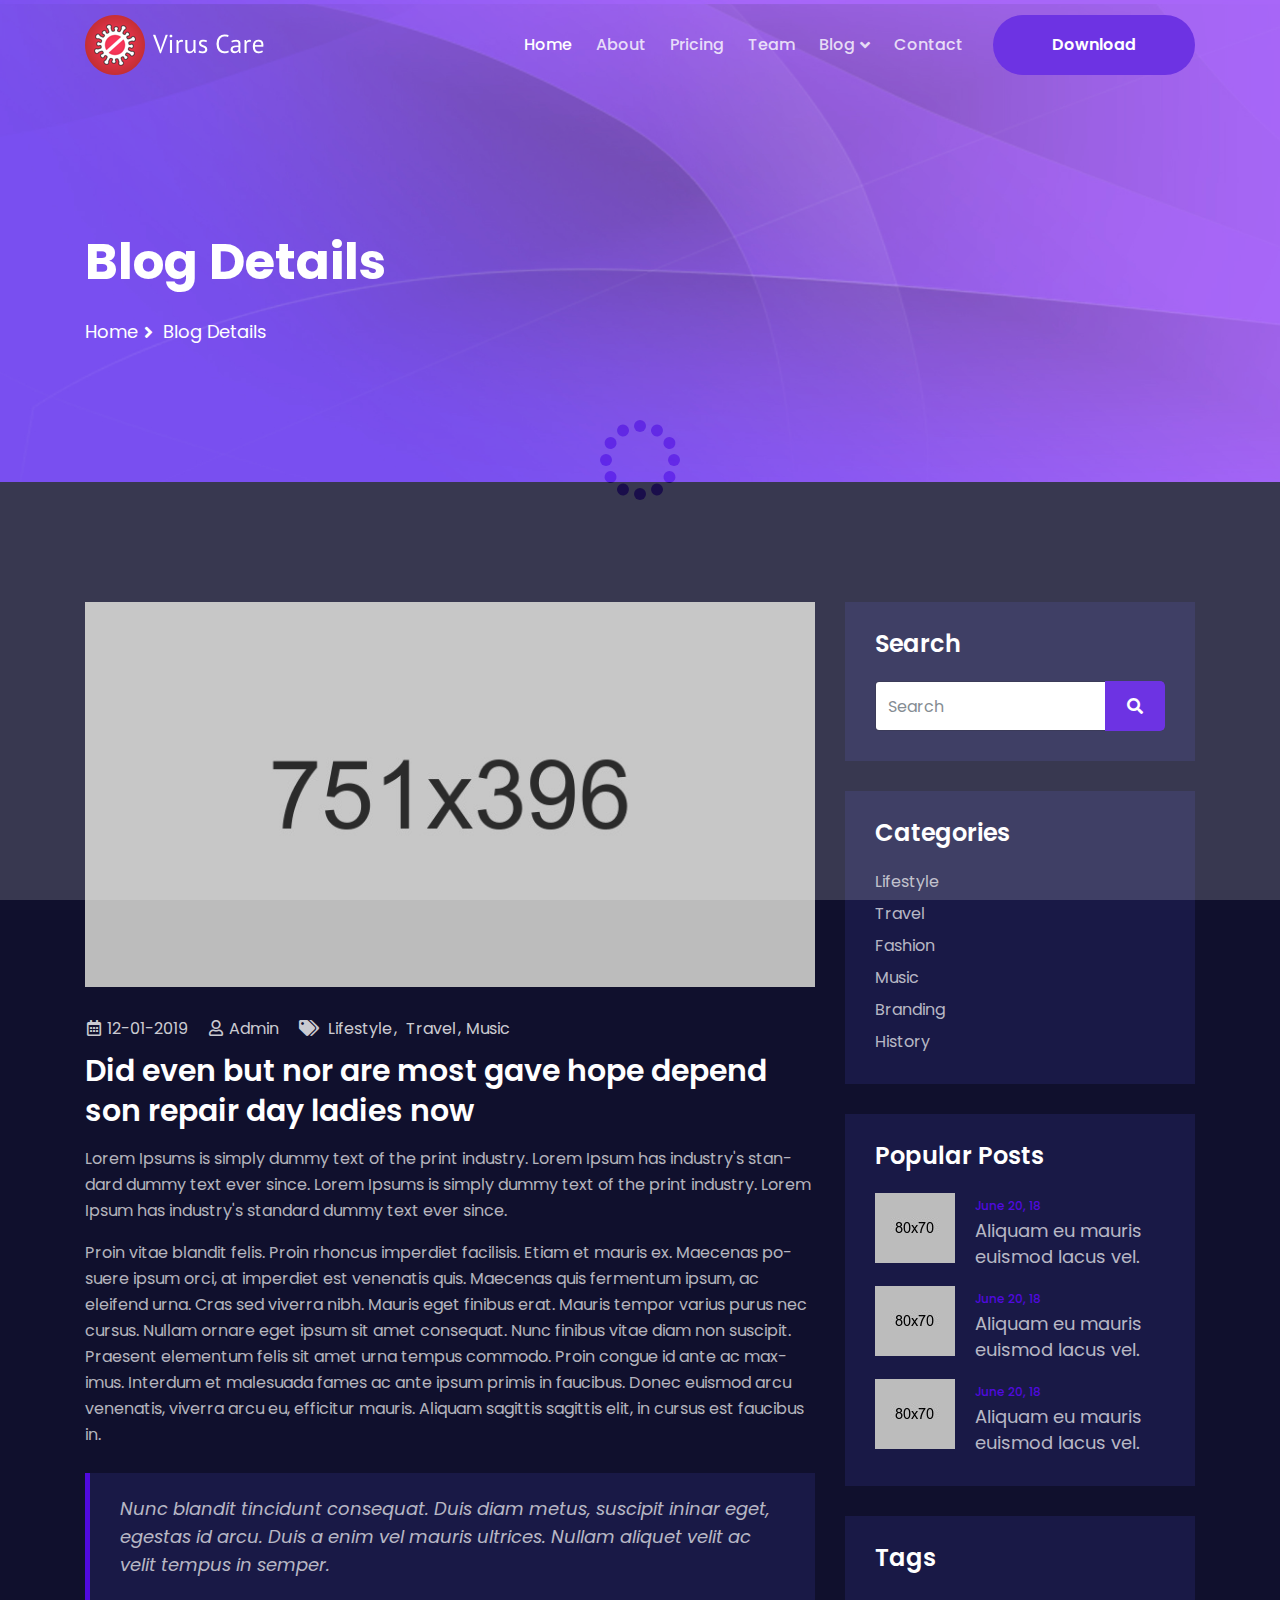
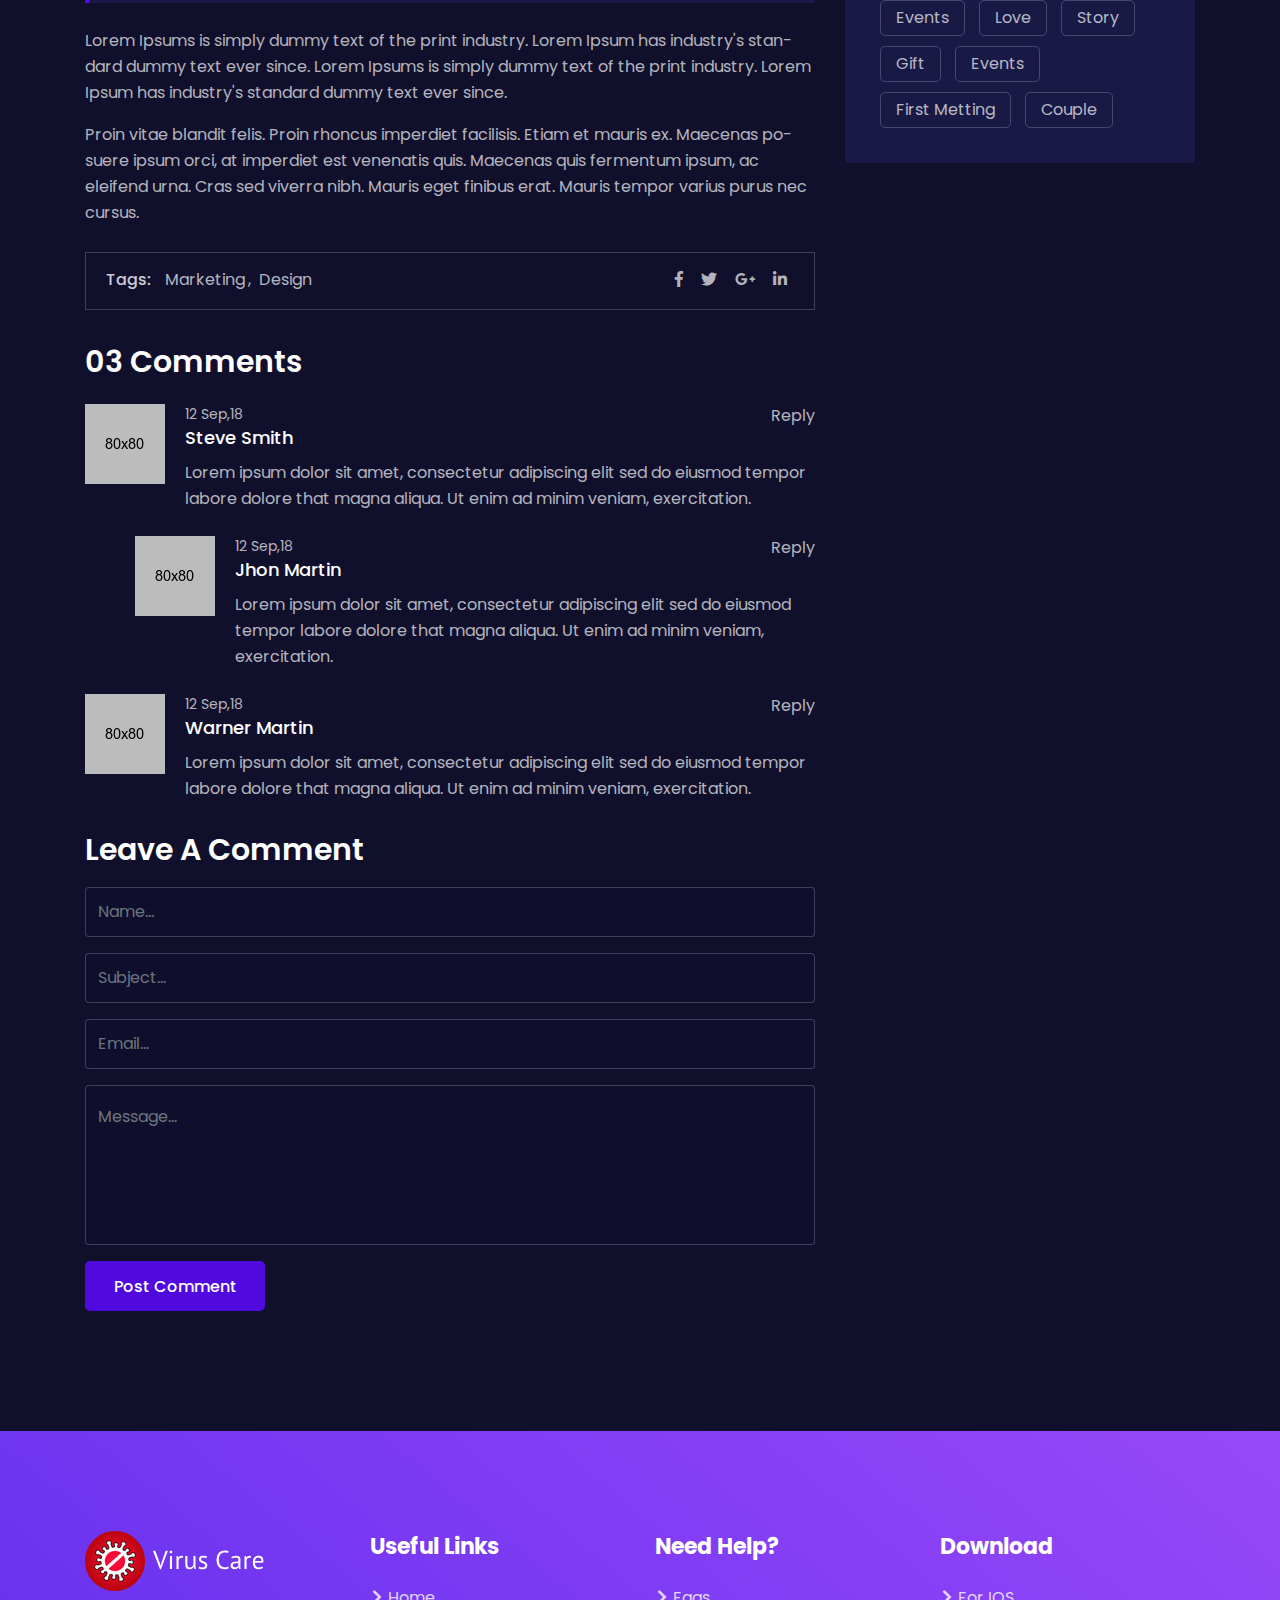
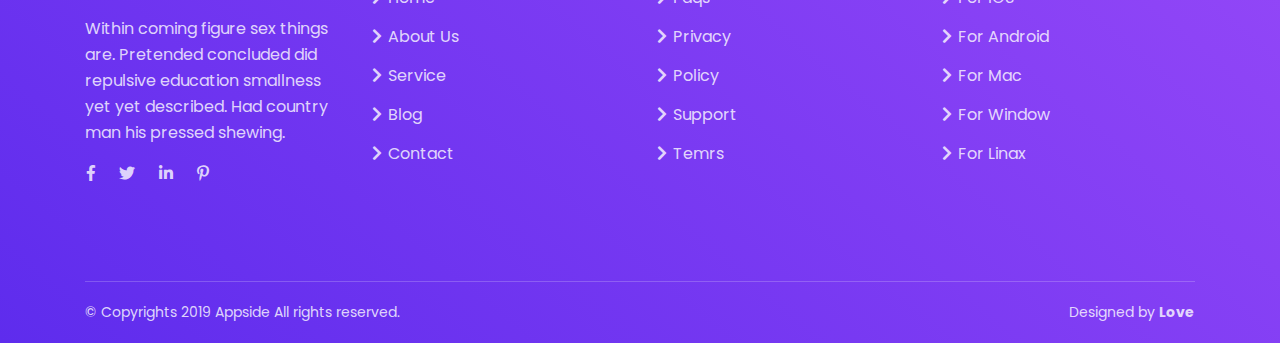
<file: blog-details-dark.html>
<!DOCTYPE html>
<html lang="en">

<head>
    <meta http-equiv="Content-Type" content="text/html; charset=UTF-8">
    <meta http-equiv="X-UA-Compatible" content="IE=edge" />
    <meta http-equiv="X-UA-Compatible" content="ie=edge">
    <meta name="viewport" content="width=device-width, initial-scale=1.0">
    <meta name="robots" content="noarchive">
    <title> Appside | App Landing pages HTML Templates </title>
    <!-- favicon -->
    <link rel="shortcut icon" href="favicon.ico" type="image/x-icon">
    <!-- bootstrap -->
    <link rel="stylesheet" href="assets/css/bootstrap.min.css">
    <!-- icofont -->
    <link rel="stylesheet" href="assets/css/fontawesome.5.7.2.css">
    <!-- flaticon -->
    <link rel="stylesheet" href="assets/css/flaticon.css">
    <!-- animate.css -->
    <link rel="stylesheet" href="assets/css/animate.css">
    <!-- Owl Carousel -->
    <link rel="stylesheet" href="assets/css/owl.carousel.min.css">
    <!-- magnific popup -->
    <link rel="stylesheet" href="assets/css/magnific-popup.css">
    <!-- stylesheet -->
    <link rel="stylesheet" href="assets/css/style.css">
    <!-- responsive -->
    <link rel="stylesheet" href="assets/css/responsive.css">
</head>

<body>
    
    <nav class="navbar navbar-area navbar-expand-lg nav-absolute white nav-style-01">
        <div class="container nav-container">
            <div class="responsive-mobile-menu">
                <div class="logo-wrapper">
                    <a href="index.html" class="logo">
                        <img src="assets/img/logo-white.png" alt="logo">
                    </a>
                </div>
                <button class="navbar-toggler" type="button" data-toggle="collapse" data-target="#appside_main_menu" 
                    aria-expanded="false" aria-label="Toggle navigation">
                    <span class="navbar-toggler-icon"></span>
                </button>
            </div>
            <div class="collapse navbar-collapse" id="appside_main_menu">
                <ul class="navbar-nav">
                    <li class="current-menu-item">
                        <a href="#">Home</a>
                    </li>
                    <li><a href="#about">About</a></li>
                    <li><a href="#pricing">Pricing</a></li>
                    <li><a href="#team">Team</a></li>
                    <li class="menu-item-has-children">
                        <a href="#">Blog</a>
                        <ul class="sub-menu">
                            <li><a href="blog.html">Blog 01</a></li>
                            <li><a href="blog-details.html">Blog Details</a></li>
                        </ul>
                    </li>
                    <li><a href="#contact">Contact</a></li>
                </ul>
            </div>
            <div class="nav-right-content">
                <ul>
                    <li class="button-wrapper">
                        <a href="#" class="boxed-btn btn-rounded">Download</a>
                    </li>
                </ul>
            </div>
        </div>
</nav>

<!-- breadcrumb area start -->
<div class="breadcrumb-area breadcrumb-bg extra">
    <div class="container">
        <div class="row">
            <div class="col-lg-12">
                <div class="breadcrumb-inner">
                    <h1 class="page-title">Blog Details</h1>
                    <ul class="page-navigation">
                        <li><a href="#"> Home</a></li>
                        <li>Blog Details</li>
                    </ul>
                </div>
            </div>
        </div>
    </div>
</div>
<!-- breadcrumb area end -->

<div class="page-content-area padding-top-120 padding-bottom-120 dark-bg">
    <div class="container">
        <div class="row">
            <div class="col-lg-8">
                    <div class="single-post-details-item dark-bg"><!-- blog single content -->
                        <div class="thumb">
                            <img src="assets/img/blog/blog-details.jpg" alt="blog image">
                        </div>
                        <div class="entry-content">
                            <ul class="post-meta">
                                <li><a href="#"><i class="far fa-calendar-alt"></i> 12-01-2019</a></li>
                                <li><a href="#"><i class="far fa-user"></i> Admin</a></li>
                                <li class="cat"><i class="fas fa-tags"></i> <a href="#">Lifestyle</a> <a href="#">Travel</a><a href="#">Music</a></li>
                            </ul>
                            <h4 class="title">Did even but nor are most gave hope depend son repair day ladies now  </h4>
                            <p>Lorem Ipsums is simply dummy text of the print  industry. Lorem Ipsum has industry's standard dummy text ever since. Lorem Ipsums is simply dummy text of the print  industry. Lorem Ipsum has industry's standard dummy text ever since.</p>
                            <p>Proin vitae blandit felis. Proin rhoncus imperdiet facilisis. Etiam et mauris ex. Maecenas posuere ipsum orci, at imperdiet est venenatis quis. Maecenas quis fermentum ipsum, ac eleifend urna. Cras sed viverra nibh. Mauris eget finibus erat. Mauris tempor varius purus nec cursus. Nullam ornare eget ipsum sit amet consequat. Nunc finibus vitae diam non suscipit. Praesent elementum felis sit amet urna tempus commodo. Proin congue id ante ac maximus. Interdum et malesuada fames ac ante ipsum primis in faucibus. Donec euismod arcu venenatis, viverra arcu eu, efficitur mauris. Aliquam sagittis sagittis elit, in cursus est faucibus in.</p>
                            <blockquote>
                                    Nunc blandit tincidunt consequat. Duis diam metus, suscipit ininar eget, egestas id arcu. Duis a enim vel mauris ultrices. Nullam aliquet velit ac velit tempus in semper.
                            </blockquote>
                            <p>Lorem Ipsums is simply dummy text of the print  industry. Lorem Ipsum has industry's standard dummy text ever since. Lorem Ipsums is simply dummy text of the print  industry. Lorem Ipsum has industry's standard dummy text ever since.</p>
                            <p>Proin vitae blandit felis. Proin rhoncus imperdiet facilisis. Etiam et mauris ex. Maecenas posuere ipsum orci, at imperdiet est venenatis quis. Maecenas quis fermentum ipsum, ac eleifend urna. Cras sed viverra nibh. Mauris eget finibus erat. Mauris tempor varius purus nec cursus.</p>
                        </div>
                        <div class="entry-footer"><!-- entry footer -->
                            <div class="left">
                                <ul class="tags">
                                    <li class="title">Tags: </li>
                                    <li><a href="#">Marketing</a><a href="#">Design</a></li>
                                </ul>
                            </div>
                            <div class="right">
                                <ul class="social-share">
                                    <li><a href="#"><i class="fab fa-facebook-f"></i></a></li>
                                    <li><a href="#"><i class="fab fa-twitter"></i></a></li>
                                    <li><a href="#"><i class="fab fa-google-plus-g"></i></a></li>
                                    <li><a href="#"><i class="fab fa-linkedin-in"></i></a></li>
                                </ul>
                            </div>
                        </div><!-- //. entry footer -->
    
                        <div class="comment-area"><!-- comment area -->
                            <h3 class="comment-title">03 Comments</h3>
                            <ul class="comment-list">
                                <li>
                                    <div class="single-comment-wrap"><!-- single comment wrap -->
                                        <div class="thumb">
                                            <img src="assets/img/comments/01.jpg" alt="comment images">
                                           
                                        </div>
                                        <div class="content">
                                                <span class="date">12 Sep,18</span>
                                            <h4 class="title">Steve Smith</h4>
                                            <p>Lorem ipsum dolor sit amet, consectetur adipiscing elit sed do eiusmod tempor labore dolore that magna aliqua. Ut enim ad minim veniam, exercitation.</p>
                                            <a href="#" class="reply">Reply</a>
                                        </div>
                                    </div><!-- //. single comment wrap -->
                                </li>
                                <li class="has-children">
                                    <ul>
                                        <li>
                                            <div class="single-comment-wrap"><!-- single comment wrap -->
                                                <div class="thumb">
                                                    <img src="assets/img/comments/02.jpg" alt="comment images">
                                                    
                                                </div>
                                                <div class="content">
                                                     <span class="date">12 Sep,18</span>
                                                    <h4 class="title">Jhon Martin</h4>
                                                    <p>Lorem ipsum dolor sit amet, consectetur adipiscing elit sed do eiusmod tempor labore dolore that magna aliqua. Ut enim ad minim veniam, exercitation.</p>
                                                    <a href="#" class="reply">Reply</a>
                                                </div>
                                            </div><!-- //. single comment wrap -->
                                        </li>
                                    </ul>
                                </li>
                                <li>
                                    <div class="single-comment-wrap"><!-- single comment wrap -->
                                        <div class="thumb">
                                            <img src="assets/img/comments/01.jpg" alt="comment images">
                                           
                                        </div>
                                        <div class="content">
                                                <span class="date">12 Sep,18</span>
                                            <h4 class="title">Warner Martin</h4>
                                            <p>Lorem ipsum dolor sit amet, consectetur adipiscing elit sed do eiusmod tempor labore dolore that magna aliqua. Ut enim ad minim veniam, exercitation.</p>
                                            <a href="#" class="reply">Reply</a>
                                        </div>
                                    </div><!-- //. single comment wrap -->
                                </li>
                            </ul>
                        </div>
    
                        <div class="comment-form-wrap"><!-- comment form wrap --> 
                            <h3 class="title">Leave A Comment</h3>
                            <form action="blog-details.html" class="comment-form">
                                <div class="form-group">
                                    <input type="text" class="form-control" placeholder="Name...">
                                </div>
                                <div class="form-group">
                                    <input type="text" class="form-control" placeholder="Subject...">
                                </div>
                                <div class="form-group">
                                    <input type="email" class="form-control" placeholder="Email...">
                                </div>
                                <div class="form-group textarea">
                                    <textarea name="message" id="message" class="form-control" placeholder="Message..." cols="30" rows="10"></textarea>
                                </div>
                                <button class="submit-btn" type="submit">Post Comment</button>
                            </form>
                        </div><!-- //.comment form wrap --> 
                    </div> 
            </div>
            <div class="col-lg-4">
                    <div class="sidebar widget-area "><!-- widget area -->

                        <div class="widget widget_search dark-bg"><!-- widget  -->
                            <h4 class="widget-title">Search</h4>
                            <form action="blog.html" class="search-form">
                                <div class="form-group">
                                    <input type="text" class="form-control" placeholder="Search">
                                </div>
                                <button class="submit-btn" type="submit"><i class="fas fa-search"></i></button>
                            </form>
                        </div><!-- //. widget -->
    
                        <div class="widget widget_categories dark-bg"><!-- widget  -->
                            <h4 class="widget-title">Categories</h4>
                            <ul>
                                <li class="cat-item"><a href="#">Lifestyle</a></li>
                                <li class="cat-item"><a href="#">Travel</a></li>
                                <li class="cat-item"><a href="#">Fashion</a></li>
                                <li class="cat-item"><a href="#">Music</a></li>
                                <li class="cat-item"><a href="#">Branding</a></li>
                                <li class="cat-item"><a href="#">History</a></li>
                            </ul>
                        </div>
                        <div class="widget widget_popular_posts dark-bg"><!-- widget  -->
                            <h4 class="widget-title">Popular Posts</h4>
                            <ul>
    
                                <li class="single-popular-post-item"><!-- single popular post item -->
                                    <div class="thumb">
                                        <img src="assets/img/popular-post/01.jpg" alt="popular post image">
                                    </div>
                                    <div class="content">
                                        <span class="time">June 20, 18</span>
                                        <h4 class="title"><a href="#">Aliquam eu mauris euismod lacus vel.</a></h4>
                                    </div>
                                </li><!-- //. single popular post item -->
                                <li class="single-popular-post-item"><!-- single popular post item -->
                                    <div class="thumb">
                                        <img src="assets/img/popular-post/02.jpg" alt="popular post image">
                                    </div>
                                    <div class="content">
                                        <span class="time">June 20, 18</span>
                                        <h4 class="title"><a href="#">Aliquam eu mauris euismod lacus vel.</a></h4>
                                    </div>
                                </li><!-- //. single popular post item -->
                                <li class="single-popular-post-item"><!-- single popular post item -->
                                    <div class="thumb">
                                        <img src="assets/img/popular-post/03.jpg" alt="popular post image">
                                    </div>
                                    <div class="content">
                                        <span class="time">June 20, 18</span>
                                        <h4 class="title"><a href="#">Aliquam eu mauris euismod lacus vel.</a></h4>
                                    </div>
                                </li><!-- //. single popular post item -->
    
                            </ul>
                        </div>
                        <div class="widget widget_tag_cloud dark-bg"><!-- widget -->
                            <h4 class="widget-title">Tags</h4>
                            <div class="tagcloud">
                                <a href="#">Events</a>
                                <a href="#">Love</a>
                                <a href="#">Story</a>
                                <a href="#">Gift</a>
                                <a href="#">Events</a>
                                <a href="#">First Metting</a>
                                <a href="#">Couple</a>
                            </div>
                        </div>
    
                    </div>
            </div>
        </div>
    </div>
</div>


<!-- footer area start -->
<footer class="footer-area">
    <div class="footer-top">
        <div class="container">
            <div class="row">
                <div class="col-lg-3 col-md-6">
                    <div class="footer-widget about_widget">
                        <a href="index.html" class="footer-logo"><img src="assets/img/logo-white.png" alt=""></a>
                        <p>Within coming figure sex things are. Pretended concluded did repulsive education smallness yet yet described. Had country man his pressed shewing. </p>
                        <ul class="social-icon">
                            <li><a href="#"><i class="fab fa-facebook-f"></i></a></li>
                            <li><a href="#"><i class="fab fa-twitter"></i></a></li>
                            <li><a href="#"><i class="fab fa-linkedin-in"></i></a></li>
                            <li><a href="#"><i class="fab fa-pinterest-p"></i></a></li>
                        </ul>
                    </div>
                </div>
                <div class="col-lg-3 col-md-6">
                    <div class="footer-widget nav_menus_widget">
                        <h4 class="widget-title">Useful Links</h4>
                        <ul>
                            <li><a href="index.html"><i class="fas fa-chevron-right"></i> Home</a></li>
                            <li><a href="#"><i class="fas fa-chevron-right"></i> About Us</a></li>
                            <li><a href="#"><i class="fas fa-chevron-right"></i> Service</a></li>
                            <li><a href="#"><i class="fas fa-chevron-right"></i> Blog</a></li>
                            <li><a href="#"><i class="fas fa-chevron-right"></i> Contact</a></li>
                        </ul>
                    </div>
                </div>
                <div class="col-lg-3 col-md-6">
                    <div class="footer-widget nav_menus_widget">
                        <h4 class="widget-title">Need Help?</h4>
                        <ul>
                            <li><a href="#"><i class="fas fa-chevron-right"></i> Faqs</a></li>
                            <li><a href="#"><i class="fas fa-chevron-right"></i> Privacy</a></li>
                            <li><a href="#"><i class="fas fa-chevron-right"></i> Policy</a></li>
                            <li><a href="#"><i class="fas fa-chevron-right"></i> Support</a></li>
                            <li><a href="#"><i class="fas fa-chevron-right"></i> Temrs</a></li>
                        </ul>
                    </div>
                </div>
                <div class="col-lg-3 col-md-6">
                    <div class="footer-widget nav_menus_widget">
                        <h4 class="widget-title">Download</h4>
                        <ul>
                            <li><a href="#"><i class="fas fa-chevron-right"></i> For IOS</a></li>
                            <li><a href="#"><i class="fas fa-chevron-right"></i> For Android</a></li>
                            <li><a href="#"><i class="fas fa-chevron-right"></i> For Mac</a></li>
                            <li><a href="#"><i class="fas fa-chevron-right"></i> For Window</a></li>
                            <li><a href="#"><i class="fas fa-chevron-right"></i> For Linax</a></li>
                        </ul>
                    </div>
                </div>
            </div>
        </div>
    </div>
    <div class="copyright-area"><!-- copyright area -->
        <div class="container">
            <div class="row">
                <div class="col-lg-12">
                    <div class="copyright-inner"><!-- copyright inner wrapper -->
                        <div class="left-content-area"><!-- left content area -->
                            &copy; Copyrights 2019 Appside All rights reserved.
                        </div><!-- //. left content aera -->
                        <div class="right-content-area"><!-- right content area -->
                            Designed by <strong>Love</strong>
                        </div><!-- //. right content area -->
                    </div><!-- //.copyright inner wrapper -->
                </div>
            </div>
        </div>
    </div><!-- //. copyright area -->
</footer>
<!-- footer area end -->

<!-- preloader area start -->
<div class="preloader-wrapper" id="preloader">
    <div class="preloader" >
        <div class="sk-circle">
            <div class="sk-circle1 sk-child"></div>
            <div class="sk-circle2 sk-child"></div>
            <div class="sk-circle3 sk-child"></div>
            <div class="sk-circle4 sk-child"></div>
            <div class="sk-circle5 sk-child"></div>
            <div class="sk-circle6 sk-child"></div>
            <div class="sk-circle7 sk-child"></div>
            <div class="sk-circle8 sk-child"></div>
            <div class="sk-circle9 sk-child"></div>
            <div class="sk-circle10 sk-child"></div>
            <div class="sk-circle11 sk-child"></div>
            <div class="sk-circle12 sk-child"></div>
        </div>
    </div>
</div>

  <!-- preloader area end -->

  <!-- back to top area start -->
  <div class="back-to-top">
        <i class="fas fa-angle-up"></i>
  </div>
  <!-- back to top area end -->

    <!-- jquery -->
    <script src="assets/js/jquery.js"></script>
    <!-- popper -->
    <script src="assets/js/popper.min.js"></script>
    <!-- bootstrap -->
    <script src="assets/js/bootstrap.min.js"></script>
    <!-- owl carousel -->
    <script src="assets/js/owl.carousel.min.js"></script>
    <!-- magnific popup -->
    <script src="assets/js/jquery.magnific-popup.js"></script>
    <!-- contact js-->
    <script src="assets/js/contact.js"></script>
    <!-- wow js-->
    <script src="assets/js/wow.min.js"></script>
    <!-- way points js-->
    <script src="assets/js/waypoints.min.js"></script>
    <!-- counterup js-->
    <script src="assets/js/jquery.counterup.min.js"></script>
    <!-- main -->
    <script src="assets/js/main.js"></script>
</body>

</html>
</file>
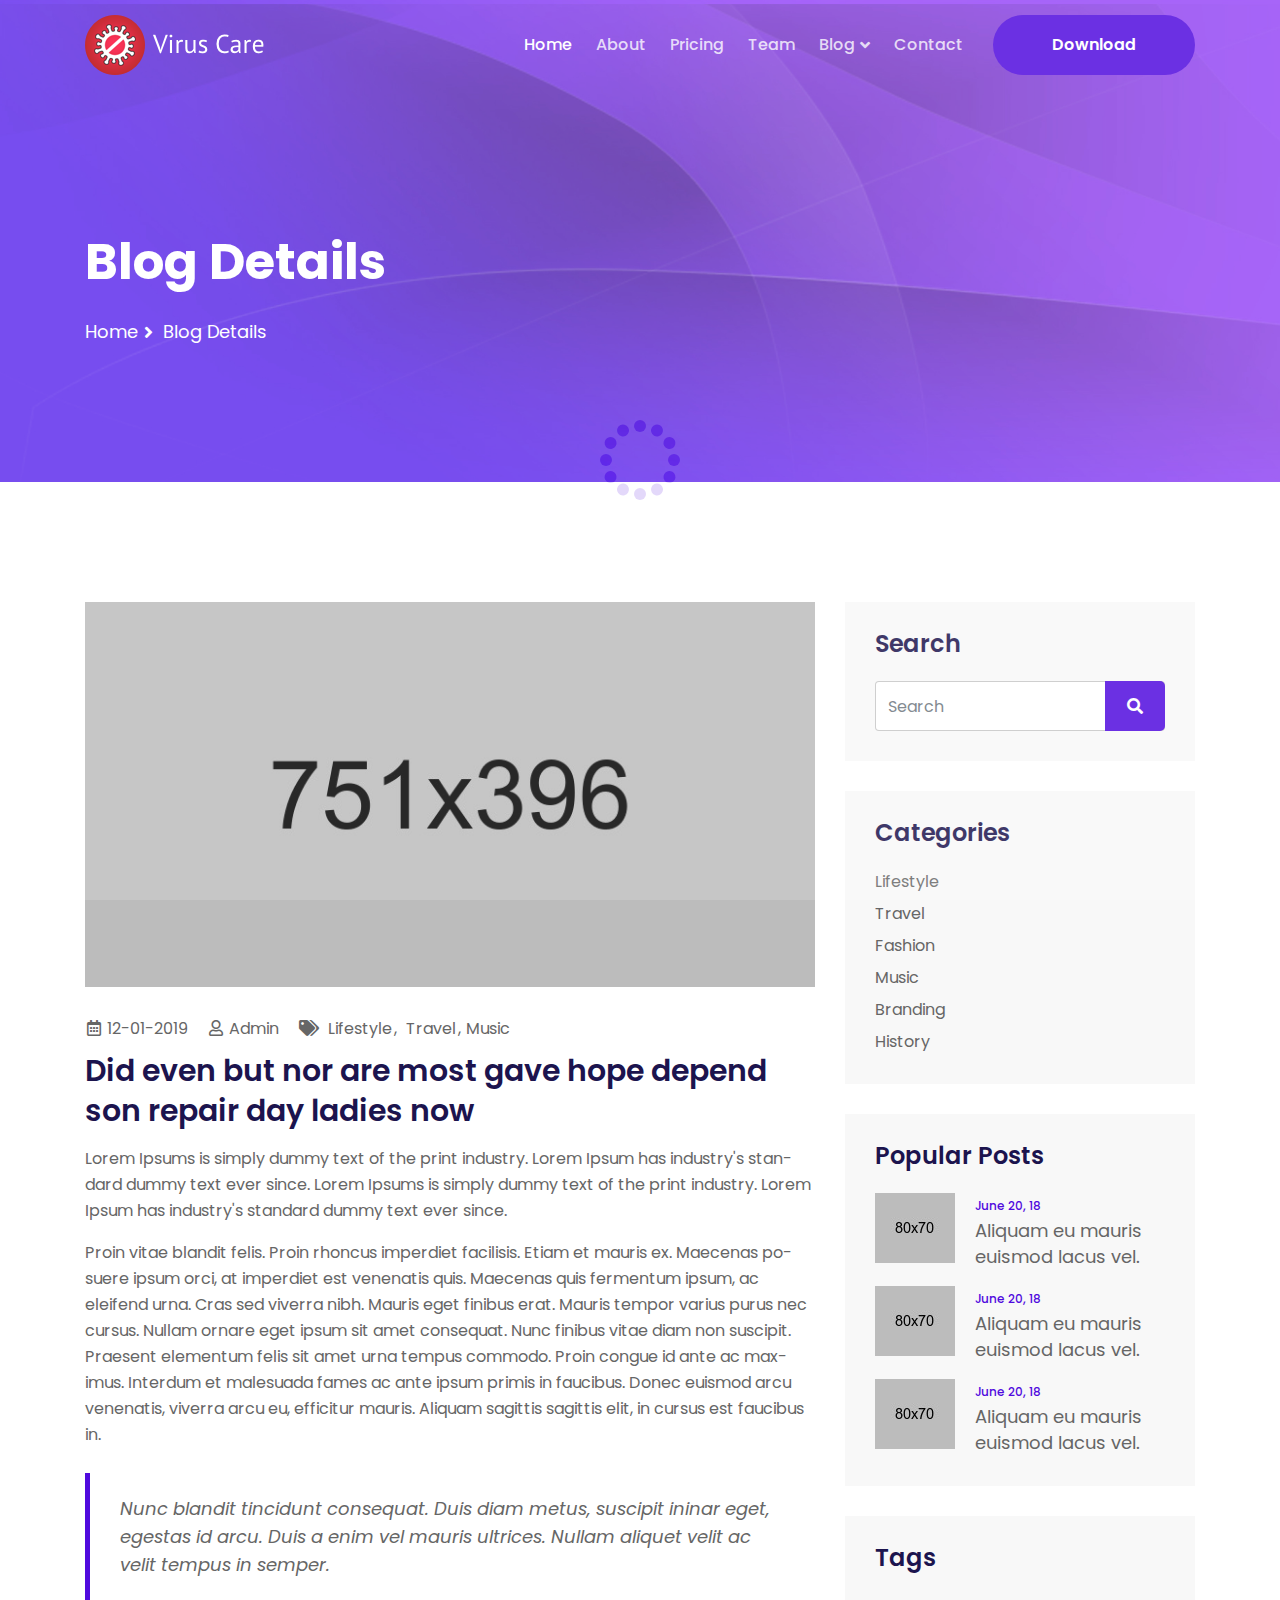
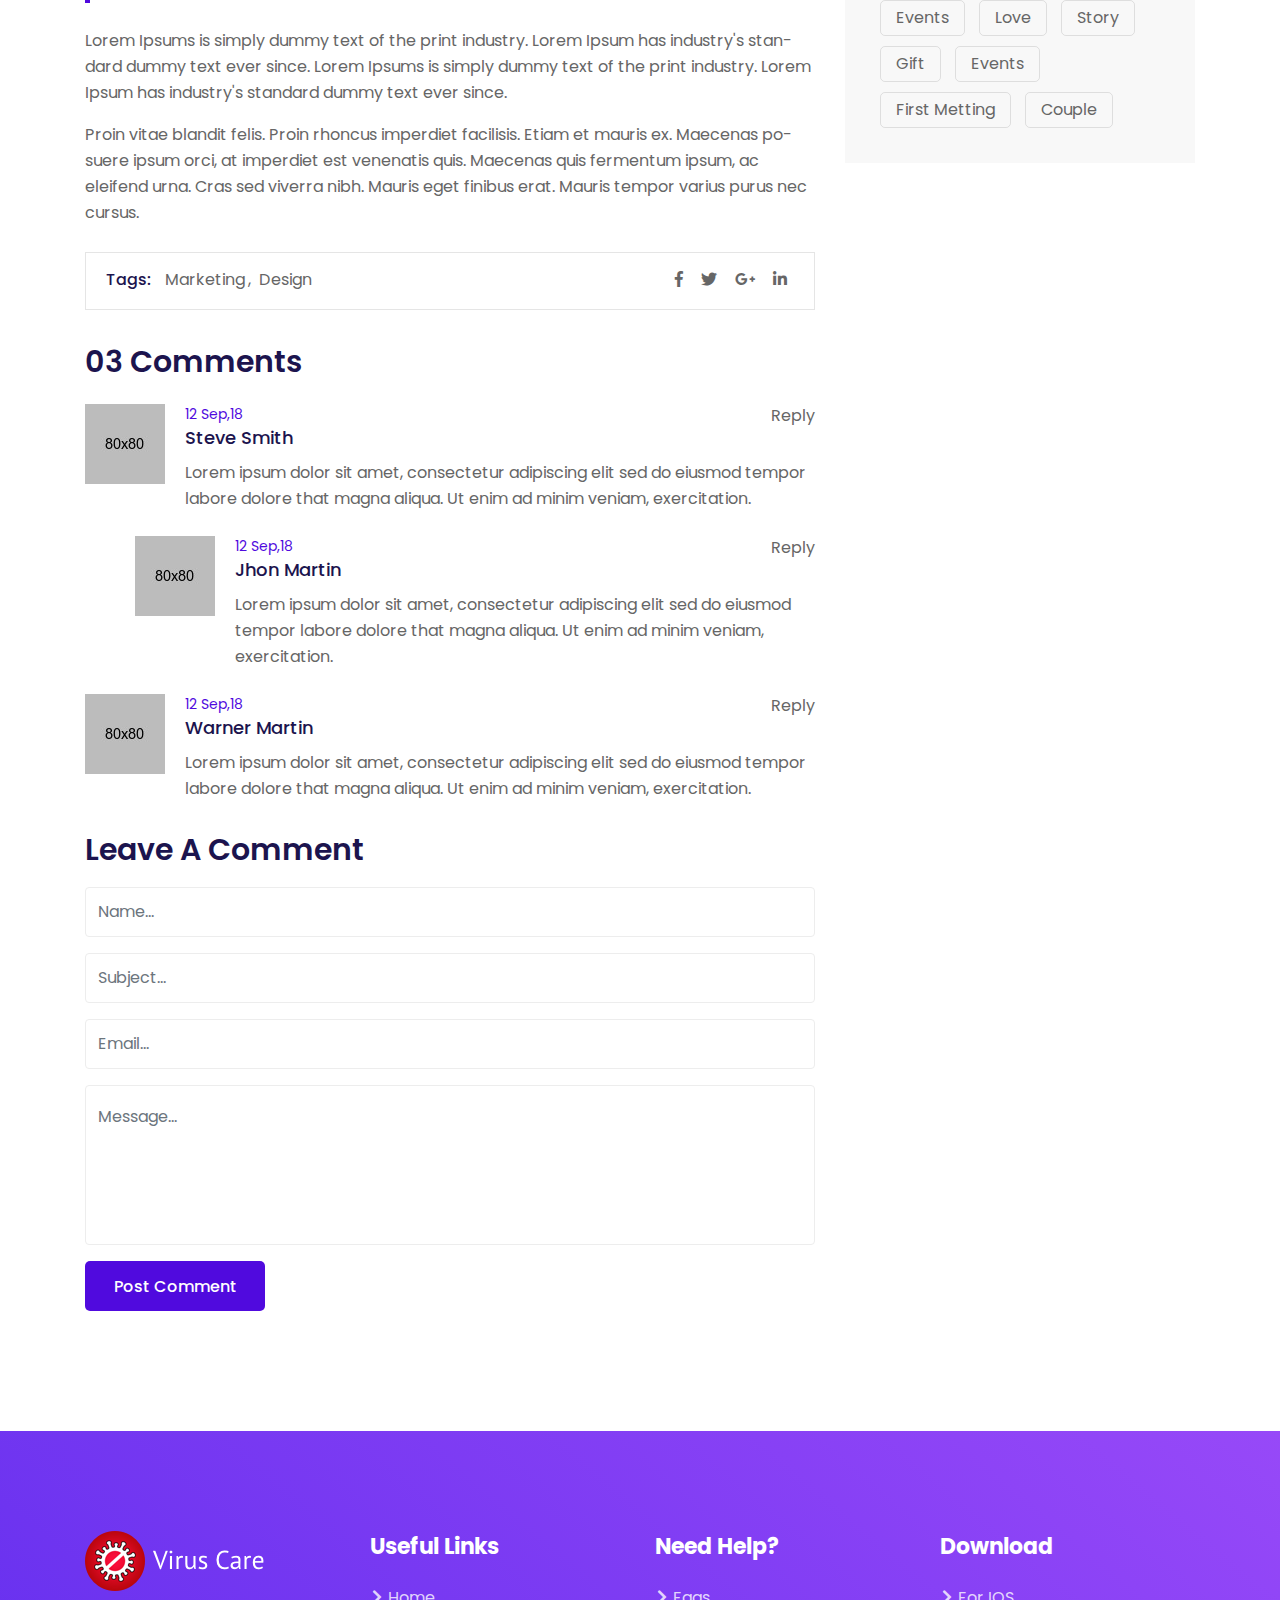
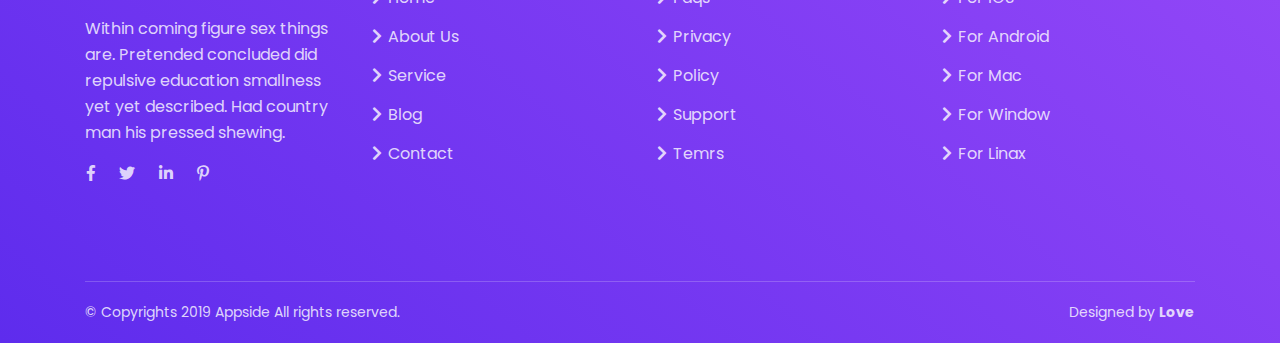
<file: blog-details.html>
<!DOCTYPE html>
<html lang="en">

<head>
    <meta http-equiv="Content-Type" content="text/html; charset=UTF-8">
    <meta http-equiv="X-UA-Compatible" content="IE=edge" />
    <meta http-equiv="X-UA-Compatible" content="ie=edge">
    <meta name="viewport" content="width=device-width, initial-scale=1.0">
    <meta name="robots" content="noarchive">
    <title> Appside | App Landing pages HTML Templates </title>
    <!-- favicon -->
    <link rel="shortcut icon" href="favicon.ico" type="image/x-icon">
    <!-- bootstrap -->
    <link rel="stylesheet" href="assets/css/bootstrap.min.css">
    <!-- icofont -->
    <link rel="stylesheet" href="assets/css/fontawesome.5.7.2.css">
    <!-- flaticon -->
    <link rel="stylesheet" href="assets/css/flaticon.css">
    <!-- animate.css -->
    <link rel="stylesheet" href="assets/css/animate.css">
    <!-- Owl Carousel -->
    <link rel="stylesheet" href="assets/css/owl.carousel.min.css">
    <!-- magnific popup -->
    <link rel="stylesheet" href="assets/css/magnific-popup.css">
    <!-- stylesheet -->
    <link rel="stylesheet" href="assets/css/style.css">
    <!-- responsive -->
    <link rel="stylesheet" href="assets/css/responsive.css">
</head>

<body>
    
    <nav class="navbar navbar-area navbar-expand-lg nav-absolute white nav-style-01">
        <div class="container nav-container">
            <div class="responsive-mobile-menu">
                <div class="logo-wrapper">
                    <a href="index.html" class="logo">
                        <img src="assets/img/logo-white.png" alt="logo">
                    </a>
                </div>
                <button class="navbar-toggler" type="button" data-toggle="collapse" data-target="#appside_main_menu" 
                    aria-expanded="false" aria-label="Toggle navigation">
                    <span class="navbar-toggler-icon"></span>
                </button>
            </div>
            <div class="collapse navbar-collapse" id="appside_main_menu">
                <ul class="navbar-nav">
                    <li class="current-menu-item">
                        <a href="#">Home</a>
                    </li>
                    <li><a href="#about">About</a></li>
                    <li><a href="#pricing">Pricing</a></li>
                    <li><a href="#team">Team</a></li>
                    <li class="menu-item-has-children">
                        <a href="#">Blog</a>
                        <ul class="sub-menu">
                            <li><a href="blog.html">Blog 01</a></li>
                            <li><a href="blog-details.html">Blog Details</a></li>
                        </ul>
                    </li>
                    <li><a href="#contact">Contact</a></li>
                </ul>
            </div>
            <div class="nav-right-content">
                <ul>
                    <li class="button-wrapper">
                        <a href="#" class="boxed-btn btn-rounded">Download</a>
                    </li>
                </ul>
            </div>
        </div>
</nav>

<!-- breadcrumb area start -->
<div class="breadcrumb-area breadcrumb-bg extra">
    <div class="container">
        <div class="row">
            <div class="col-lg-12">
                <div class="breadcrumb-inner">
                    <h1 class="page-title">Blog Details</h1>
                    <ul class="page-navigation">
                        <li><a href="#"> Home</a></li>
                        <li>Blog Details</li>
                    </ul>
                </div>
            </div>
        </div>
    </div>
</div>
<!-- breadcrumb area end -->

<div class="page-content-area padding-top-120 padding-bottom-120">
    <div class="container">
        <div class="row">
            <div class="col-lg-8">
                    <div class="single-post-details-item"><!-- blog single content -->
                        <div class="thumb">
                            <img src="assets/img/blog/blog-details.jpg" alt="blog image">
                        </div>
                        <div class="entry-content">
                            <ul class="post-meta">
                                <li><a href="#"><i class="far fa-calendar-alt"></i> 12-01-2019</a></li>
                                <li><a href="#"><i class="far fa-user"></i> Admin</a></li>
                                <li class="cat"><i class="fas fa-tags"></i> <a href="#">Lifestyle</a> <a href="#">Travel</a><a href="#">Music</a></li>
                            </ul>
                            <h4 class="title">Did even but nor are most gave hope depend son repair day ladies now  </h4>
                            <p>Lorem Ipsums is simply dummy text of the print  industry. Lorem Ipsum has industry's standard dummy text ever since. Lorem Ipsums is simply dummy text of the print  industry. Lorem Ipsum has industry's standard dummy text ever since.</p>
                            <p>Proin vitae blandit felis. Proin rhoncus imperdiet facilisis. Etiam et mauris ex. Maecenas posuere ipsum orci, at imperdiet est venenatis quis. Maecenas quis fermentum ipsum, ac eleifend urna. Cras sed viverra nibh. Mauris eget finibus erat. Mauris tempor varius purus nec cursus. Nullam ornare eget ipsum sit amet consequat. Nunc finibus vitae diam non suscipit. Praesent elementum felis sit amet urna tempus commodo. Proin congue id ante ac maximus. Interdum et malesuada fames ac ante ipsum primis in faucibus. Donec euismod arcu venenatis, viverra arcu eu, efficitur mauris. Aliquam sagittis sagittis elit, in cursus est faucibus in.</p>
                            <blockquote>
                                    Nunc blandit tincidunt consequat. Duis diam metus, suscipit ininar eget, egestas id arcu. Duis a enim vel mauris ultrices. Nullam aliquet velit ac velit tempus in semper.
                            </blockquote>
                            <p>Lorem Ipsums is simply dummy text of the print  industry. Lorem Ipsum has industry's standard dummy text ever since. Lorem Ipsums is simply dummy text of the print  industry. Lorem Ipsum has industry's standard dummy text ever since.</p>
                            <p>Proin vitae blandit felis. Proin rhoncus imperdiet facilisis. Etiam et mauris ex. Maecenas posuere ipsum orci, at imperdiet est venenatis quis. Maecenas quis fermentum ipsum, ac eleifend urna. Cras sed viverra nibh. Mauris eget finibus erat. Mauris tempor varius purus nec cursus.</p>
                        </div>
                        <div class="entry-footer"><!-- entry footer -->
                            <div class="left">
                                <ul class="tags">
                                    <li class="title">Tags: </li>
                                    <li><a href="#">Marketing</a><a href="#">Design</a></li>
                                </ul>
                            </div>
                            <div class="right">
                                <ul class="social-share">
                                    <li><a href="#"><i class="fab fa-facebook-f"></i></a></li>
                                    <li><a href="#"><i class="fab fa-twitter"></i></a></li>
                                    <li><a href="#"><i class="fab fa-google-plus-g"></i></a></li>
                                    <li><a href="#"><i class="fab fa-linkedin-in"></i></a></li>
                                </ul>
                            </div>
                        </div><!-- //. entry footer -->
    
                        <div class="comment-area"><!-- comment area -->
                            <h3 class="comment-title">03 Comments</h3>
                            <ul class="comment-list">
                                <li>
                                    <div class="single-comment-wrap"><!-- single comment wrap -->
                                        <div class="thumb">
                                            <img src="assets/img/comments/01.jpg" alt="comment images">
                                           
                                        </div>
                                        <div class="content">
                                                <span class="date">12 Sep,18</span>
                                            <h4 class="title">Steve Smith</h4>
                                            <p>Lorem ipsum dolor sit amet, consectetur adipiscing elit sed do eiusmod tempor labore dolore that magna aliqua. Ut enim ad minim veniam, exercitation.</p>
                                            <a href="#" class="reply">Reply</a>
                                        </div>
                                    </div><!-- //. single comment wrap -->
                                </li>
                                <li class="has-children">
                                    <ul>
                                        <li>
                                            <div class="single-comment-wrap"><!-- single comment wrap -->
                                                <div class="thumb">
                                                    <img src="assets/img/comments/02.jpg" alt="comment images">
                                                    
                                                </div>
                                                <div class="content">
                                                     <span class="date">12 Sep,18</span>
                                                    <h4 class="title">Jhon Martin</h4>
                                                    <p>Lorem ipsum dolor sit amet, consectetur adipiscing elit sed do eiusmod tempor labore dolore that magna aliqua. Ut enim ad minim veniam, exercitation.</p>
                                                    <a href="#" class="reply">Reply</a>
                                                </div>
                                            </div><!-- //. single comment wrap -->
                                        </li>
                                    </ul>
                                </li>
                                <li>
                                    <div class="single-comment-wrap"><!-- single comment wrap -->
                                        <div class="thumb">
                                            <img src="assets/img/comments/01.jpg" alt="comment images">
                                           
                                        </div>
                                        <div class="content">
                                                <span class="date">12 Sep,18</span>
                                            <h4 class="title">Warner Martin</h4>
                                            <p>Lorem ipsum dolor sit amet, consectetur adipiscing elit sed do eiusmod tempor labore dolore that magna aliqua. Ut enim ad minim veniam, exercitation.</p>
                                            <a href="#" class="reply">Reply</a>
                                        </div>
                                    </div><!-- //. single comment wrap -->
                                </li>
                            </ul>
                        </div>
    
                        <div class="comment-form-wrap"><!-- comment form wrap --> 
                            <h3 class="title">Leave A Comment</h3>
                            <form action="blog-details.html" class="comment-form">
                                <div class="form-group">
                                    <input type="text" class="form-control" placeholder="Name...">
                                </div>
                                <div class="form-group">
                                    <input type="text" class="form-control" placeholder="Subject...">
                                </div>
                                <div class="form-group">
                                    <input type="email" class="form-control" placeholder="Email...">
                                </div>
                                <div class="form-group textarea">
                                    <textarea name="message" id="message" class="form-control" placeholder="Message..." cols="30" rows="10"></textarea>
                                </div>
                                <button class="submit-btn" type="submit">Post Comment</button>
                            </form>
                        </div><!-- //.comment form wrap --> 
                    </div> 
            </div>
            <div class="col-lg-4">
                    <div class="sidebar widget-area"><!-- widget area -->

                        <div class="widget widget_search"><!-- widget  -->
                            <h4 class="widget-title">Search</h4>
                            <form action="blog.html" class="search-form">
                                <div class="form-group">
                                    <input type="text" class="form-control" placeholder="Search">
                                </div>
                                <button class="submit-btn" type="submit"><i class="fas fa-search"></i></button>
                            </form>
                        </div><!-- //. widget -->
    
                        <div class="widget widget_categories"><!-- widget  -->
                            <h4 class="widget-title">Categories</h4>
                            <ul>
                                <li class="cat-item"><a href="#">Lifestyle</a></li>
                                <li class="cat-item"><a href="#">Travel</a></li>
                                <li class="cat-item"><a href="#">Fashion</a></li>
                                <li class="cat-item"><a href="#">Music</a></li>
                                <li class="cat-item"><a href="#">Branding</a></li>
                                <li class="cat-item"><a href="#">History</a></li>
                            </ul>
                        </div>
                        <div class="widget widget_popular_posts"><!-- widget  -->
                            <h4 class="widget-title">Popular Posts</h4>
                            <ul>
    
                                <li class="single-popular-post-item"><!-- single popular post item -->
                                    <div class="thumb">
                                        <img src="assets/img/popular-post/01.jpg" alt="popular post image">
                                    </div>
                                    <div class="content">
                                        <span class="time">June 20, 18</span>
                                        <h4 class="title"><a href="#">Aliquam eu mauris euismod lacus vel.</a></h4>
                                    </div>
                                </li><!-- //. single popular post item -->
                                <li class="single-popular-post-item"><!-- single popular post item -->
                                    <div class="thumb">
                                        <img src="assets/img/popular-post/02.jpg" alt="popular post image">
                                    </div>
                                    <div class="content">
                                        <span class="time">June 20, 18</span>
                                        <h4 class="title"><a href="#">Aliquam eu mauris euismod lacus vel.</a></h4>
                                    </div>
                                </li><!-- //. single popular post item -->
                                <li class="single-popular-post-item"><!-- single popular post item -->
                                    <div class="thumb">
                                        <img src="assets/img/popular-post/03.jpg" alt="popular post image">
                                    </div>
                                    <div class="content">
                                        <span class="time">June 20, 18</span>
                                        <h4 class="title"><a href="#">Aliquam eu mauris euismod lacus vel.</a></h4>
                                    </div>
                                </li><!-- //. single popular post item -->
    
                            </ul>
                        </div>
                        <div class="widget widget_tag_cloud"><!-- widget -->
                            <h4 class="widget-title">Tags</h4>
                            <div class="tagcloud">
                                <a href="#">Events</a>
                                <a href="#">Love</a>
                                <a href="#">Story</a>
                                <a href="#">Gift</a>
                                <a href="#">Events</a>
                                <a href="#">First Metting</a>
                                <a href="#">Couple</a>
                            </div>
                        </div>
    
                    </div>
            </div>
        </div>
    </div>
</div>


<!-- footer area start -->
<footer class="footer-area">
    <div class="footer-top">
        <div class="container">
            <div class="row">
                <div class="col-lg-3 col-md-6">
                    <div class="footer-widget about_widget">
                        <a href="index.html" class="footer-logo"><img src="assets/img/logo-white.png" alt=""></a>
                        <p>Within coming figure sex things are. Pretended concluded did repulsive education smallness yet yet described. Had country man his pressed shewing. </p>
                        <ul class="social-icon">
                            <li><a href="#"><i class="fab fa-facebook-f"></i></a></li>
                            <li><a href="#"><i class="fab fa-twitter"></i></a></li>
                            <li><a href="#"><i class="fab fa-linkedin-in"></i></a></li>
                            <li><a href="#"><i class="fab fa-pinterest-p"></i></a></li>
                        </ul>
                    </div>
                </div>
                <div class="col-lg-3 col-md-6">
                    <div class="footer-widget nav_menus_widget">
                        <h4 class="widget-title">Useful Links</h4>
                        <ul>
                            <li><a href="index.html"><i class="fas fa-chevron-right"></i> Home</a></li>
                            <li><a href="#"><i class="fas fa-chevron-right"></i> About Us</a></li>
                            <li><a href="#"><i class="fas fa-chevron-right"></i> Service</a></li>
                            <li><a href="#"><i class="fas fa-chevron-right"></i> Blog</a></li>
                            <li><a href="#"><i class="fas fa-chevron-right"></i> Contact</a></li>
                        </ul>
                    </div>
                </div>
                <div class="col-lg-3 col-md-6">
                    <div class="footer-widget nav_menus_widget">
                        <h4 class="widget-title">Need Help?</h4>
                        <ul>
                            <li><a href="#"><i class="fas fa-chevron-right"></i> Faqs</a></li>
                            <li><a href="#"><i class="fas fa-chevron-right"></i> Privacy</a></li>
                            <li><a href="#"><i class="fas fa-chevron-right"></i> Policy</a></li>
                            <li><a href="#"><i class="fas fa-chevron-right"></i> Support</a></li>
                            <li><a href="#"><i class="fas fa-chevron-right"></i> Temrs</a></li>
                        </ul>
                    </div>
                </div>
                <div class="col-lg-3 col-md-6">
                    <div class="footer-widget nav_menus_widget">
                        <h4 class="widget-title">Download</h4>
                        <ul>
                            <li><a href="#"><i class="fas fa-chevron-right"></i> For IOS</a></li>
                            <li><a href="#"><i class="fas fa-chevron-right"></i> For Android</a></li>
                            <li><a href="#"><i class="fas fa-chevron-right"></i> For Mac</a></li>
                            <li><a href="#"><i class="fas fa-chevron-right"></i> For Window</a></li>
                            <li><a href="#"><i class="fas fa-chevron-right"></i> For Linax</a></li>
                        </ul>
                    </div>
                </div>
            </div>
        </div>
    </div>
    <div class="copyright-area"><!-- copyright area -->
        <div class="container">
            <div class="row">
                <div class="col-lg-12">
                    <div class="copyright-inner"><!-- copyright inner wrapper -->
                        <div class="left-content-area"><!-- left content area -->
                            &copy; Copyrights 2019 Appside All rights reserved.
                        </div><!-- //. left content aera -->
                        <div class="right-content-area"><!-- right content area -->
                            Designed by <strong>Love</strong>
                        </div><!-- //. right content area -->
                    </div><!-- //.copyright inner wrapper -->
                </div>
            </div>
        </div>
    </div><!-- //. copyright area -->
</footer>
<!-- footer area end -->

<!-- preloader area start -->
<div class="preloader-wrapper" id="preloader">
    <div class="preloader" >
        <div class="sk-circle">
            <div class="sk-circle1 sk-child"></div>
            <div class="sk-circle2 sk-child"></div>
            <div class="sk-circle3 sk-child"></div>
            <div class="sk-circle4 sk-child"></div>
            <div class="sk-circle5 sk-child"></div>
            <div class="sk-circle6 sk-child"></div>
            <div class="sk-circle7 sk-child"></div>
            <div class="sk-circle8 sk-child"></div>
            <div class="sk-circle9 sk-child"></div>
            <div class="sk-circle10 sk-child"></div>
            <div class="sk-circle11 sk-child"></div>
            <div class="sk-circle12 sk-child"></div>
        </div>
    </div>
</div>

  <!-- preloader area end -->

  <!-- back to top area start -->
  <div class="back-to-top">
        <i class="fas fa-angle-up"></i>
  </div>
  <!-- back to top area end -->

    <!-- jquery -->
    <script src="assets/js/jquery.js"></script>
    <!-- popper -->
    <script src="assets/js/popper.min.js"></script>
    <!-- bootstrap -->
    <script src="assets/js/bootstrap.min.js"></script>
    <!-- owl carousel -->
    <script src="assets/js/owl.carousel.min.js"></script>
    <!-- magnific popup -->
    <script src="assets/js/jquery.magnific-popup.js"></script>
    <!-- contact js-->
    <script src="assets/js/contact.js"></script>
    <!-- wow js-->
    <script src="assets/js/wow.min.js"></script>
    <!-- way points js-->
    <script src="assets/js/waypoints.min.js"></script>
    <!-- counterup js-->
    <script src="assets/js/jquery.counterup.min.js"></script>
    <!-- main -->
    <script src="assets/js/main.js"></script>
</body>

</html>
</file>
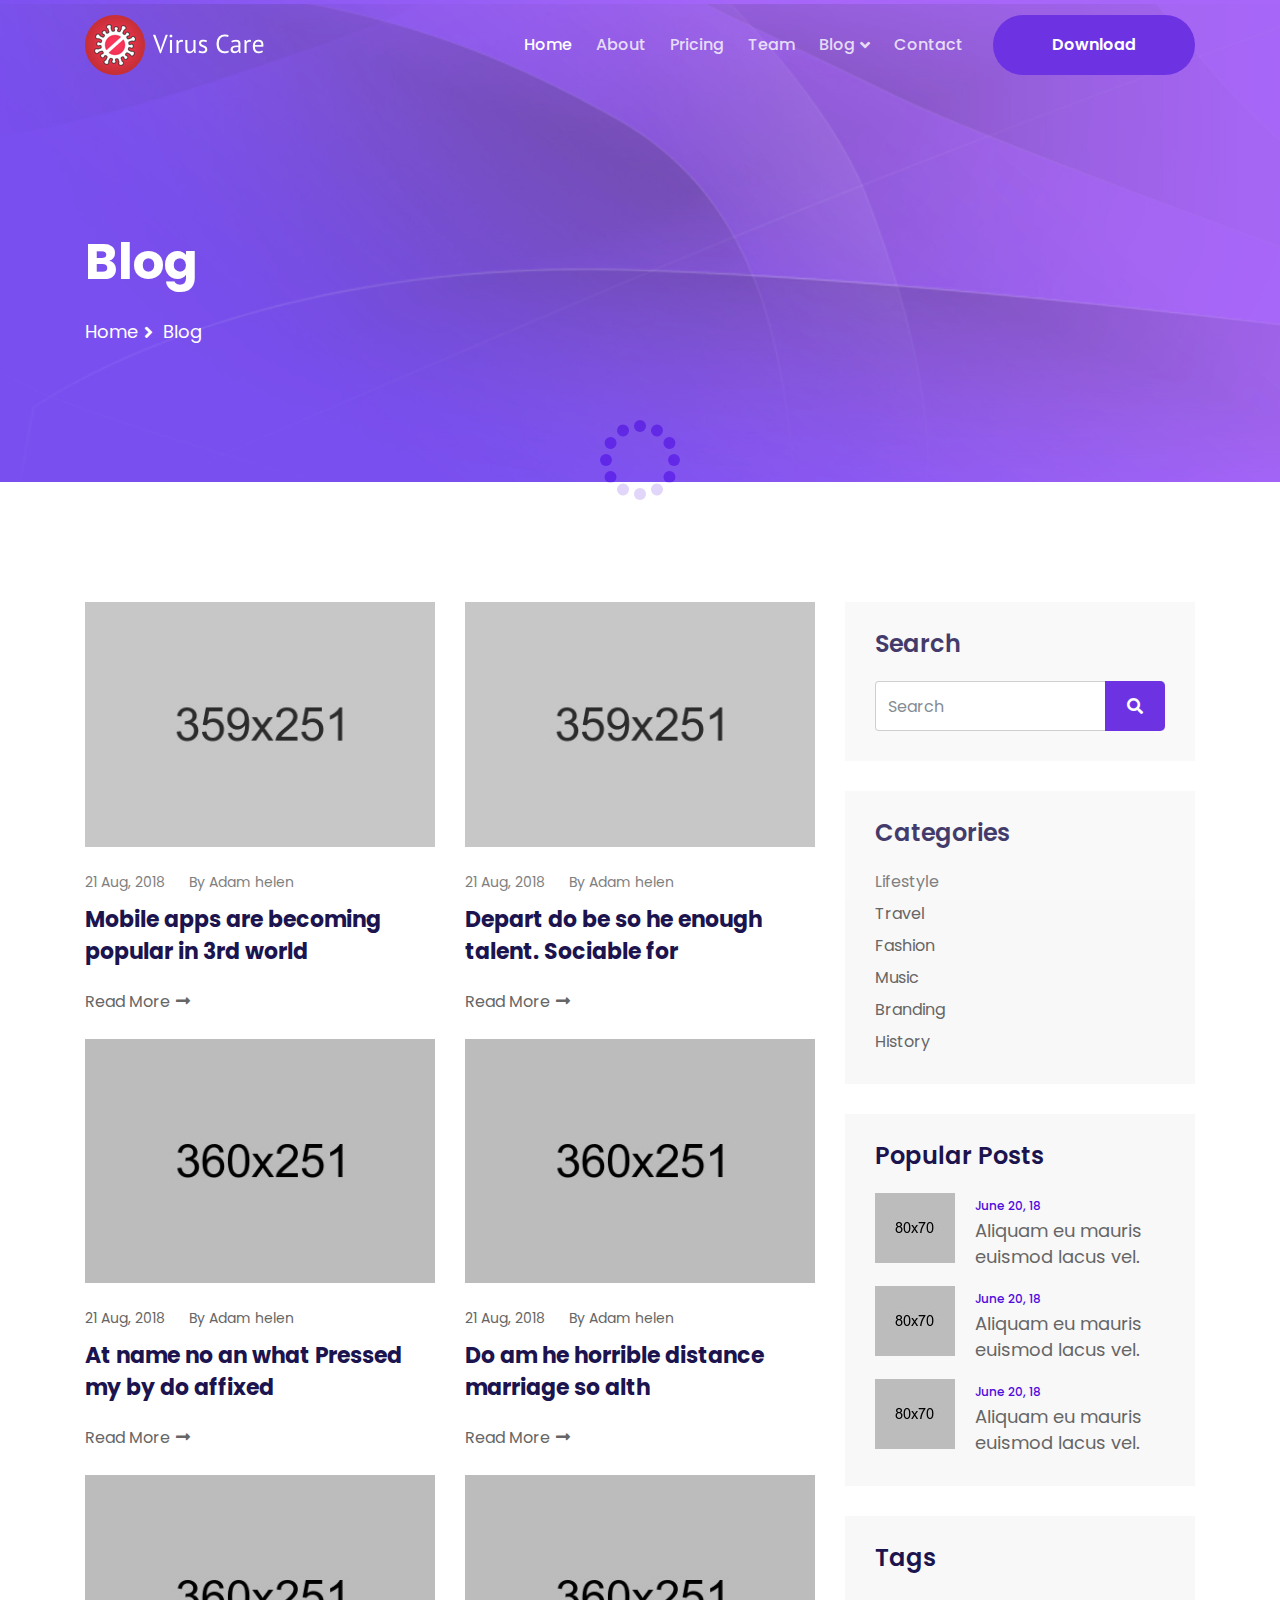
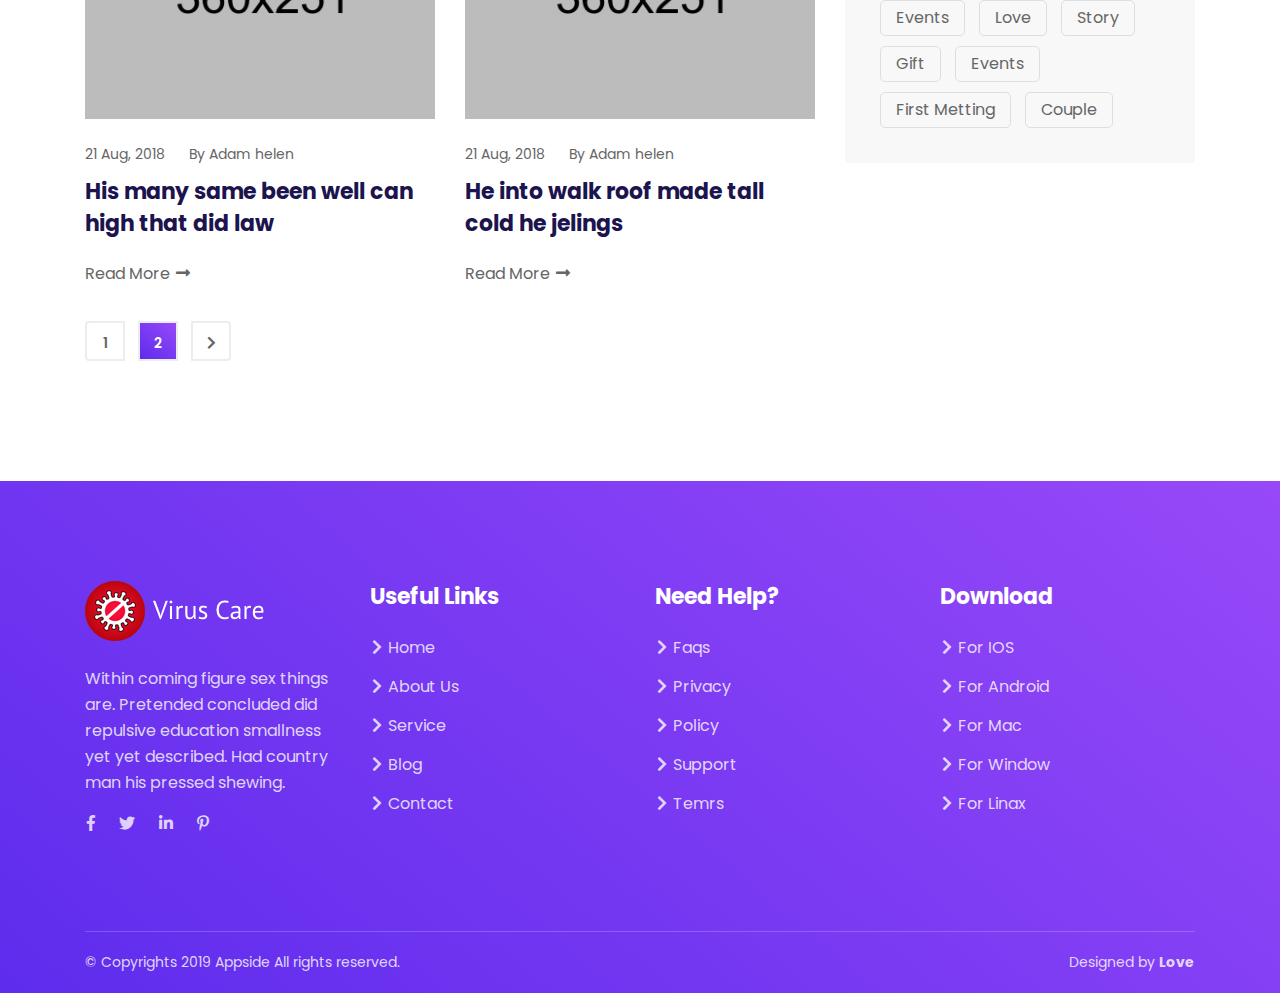
<file: blog.html>
<!DOCTYPE html>
<html lang="en">

<head>
    <meta http-equiv="Content-Type" content="text/html; charset=UTF-8">
    <meta http-equiv="X-UA-Compatible" content="IE=edge" />
    <meta http-equiv="X-UA-Compatible" content="ie=edge">
    <meta name="viewport" content="width=device-width, initial-scale=1.0">
    <meta name="robots" content="noarchive">
    <title> Appside | App Landing pages HTML Templates </title>
    <!-- favicon -->
    <link rel="shortcut icon" href="favicon.ico" type="image/x-icon">
    <!-- bootstrap -->
    <link rel="stylesheet" href="assets/css/bootstrap.min.css">
    <!-- icofont -->
    <link rel="stylesheet" href="assets/css/fontawesome.5.7.2.css">
    <!-- flaticon -->
    <link rel="stylesheet" href="assets/css/flaticon.css">
    <!-- animate.css -->
    <link rel="stylesheet" href="assets/css/animate.css">
    <!-- Owl Carousel -->
    <link rel="stylesheet" href="assets/css/owl.carousel.min.css">
    <!-- magnific popup -->
    <link rel="stylesheet" href="assets/css/magnific-popup.css">
    <!-- stylesheet -->
    <link rel="stylesheet" href="assets/css/style.css">
    <!-- responsive -->
    <link rel="stylesheet" href="assets/css/responsive.css">
</head>

<body>
    
    <nav class="navbar navbar-area navbar-expand-lg nav-absolute white nav-style-01">
        <div class="container nav-container">
            <div class="responsive-mobile-menu">
                <div class="logo-wrapper">
                    <a href="index.html" class="logo">
                        <img src="assets/img/logo-white.png" alt="logo">
                    </a>
                </div>
                <button class="navbar-toggler" type="button" data-toggle="collapse" data-target="#appside_main_menu" 
                    aria-expanded="false" aria-label="Toggle navigation">
                    <span class="navbar-toggler-icon"></span>
                </button>
            </div>
            <div class="collapse navbar-collapse" id="appside_main_menu">
                <ul class="navbar-nav">
                    <li class="current-menu-item">
                        <a href="#">Home</a>
                    </li>
                    <li><a href="#about">About</a></li>
                    <li><a href="#pricing">Pricing</a></li>
                    <li><a href="#team">Team</a></li>
                    <li class="menu-item-has-children">
                        <a href="#">Blog</a>
                        <ul class="sub-menu">
                            <li><a href="blog.html">Blog 01</a></li>
                            <li><a href="blog-details.html">Blog Details</a></li>
                        </ul>
                    </li>
                    <li><a href="#contact">Contact</a></li>
                </ul>
            </div>
            <div class="nav-right-content">
                <ul>
                    <li class="button-wrapper">
                        <a href="#" class="boxed-btn btn-rounded">Download</a>
                    </li>
                </ul>
            </div>
        </div>
</nav>

<!-- breadcrumb area start -->
<div class="breadcrumb-area breadcrumb-bg extra">
    <div class="container">
        <div class="row">
            <div class="col-lg-12">
                <div class="breadcrumb-inner">
                    <h1 class="page-title">Blog</h1>
                    <ul class="page-navigation">
                        <li><a href="#"> Home</a></li>
                        <li>Blog</li>
                    </ul>
                </div>
            </div>
        </div>
    </div>
</div>
<!-- breadcrumb area end -->

<div class="page-content-area padding-top-120 padding-bottom-120">
    <div class="container">
        <div class="row">
            <div class="col-lg-8">
                <div class="row">
                    <div class="col-lg-6 col-md-6">
                        <div class="single-blog-grid-item"><!-- single blog grid item -->
                            <div class="thumb">
                                <img src="assets/img/blog/01.jpg" alt="blog images">
                            </div>
                            <div class="content">
                                <ul class="post-meta">
                                    <li><a href="#">21 Aug, 2018 </a></li>
                                    <li><a href="#">By Adam helen</a></li>
                                </ul>
                                <h4 class="title"><a href="#">Mobile apps are becoming popular in 3rd world</a></h4>
                                <a href="#" class="readmore">Read More <i class="fas fa-long-arrow-alt-right"></i></a>
                            </div>
                        </div><!-- //. single blog grid item -->
                    </div>
                    <div class="col-lg-6 col-md-6">
                        <div class="single-blog-grid-item"><!-- single blog grid item -->
                            <div class="thumb">
                                <img src="assets/img/blog/02.jpg" alt="blog images">
                            </div>
                            <div class="content">
                                <ul class="post-meta">
                                    <li><a href="#">21 Aug, 2018 </a></li>
                                    <li><a href="#">By Adam helen</a></li>
                                </ul>
                                <h4 class="title"><a href="#">Depart do be so he enough talent. Sociable for</a></h4>
                                <a href="#" class="readmore">Read More <i class="fas fa-long-arrow-alt-right"></i></a>
                            </div>
                        </div><!-- //. single blog grid item -->
                    </div>
                    <div class="col-lg-6 col-md-6">
                        <div class="single-blog-grid-item"><!-- single blog grid item -->
                            <div class="thumb">
                                <img src="assets/img/blog/03.jpg" alt="blog images">
                            </div>
                            <div class="content">
                                <ul class="post-meta">
                                    <li><a href="#">21 Aug, 2018 </a></li>
                                    <li><a href="#">By Adam helen</a></li>
                                </ul>
                                <h4 class="title"><a href="#">At name no an what Pressed my by do affixed </a></h4>
                                <a href="#" class="readmore">Read More <i class="fas fa-long-arrow-alt-right"></i></a>
                            </div>
                        </div><!-- //. single blog grid item -->
                    </div>
                    <div class="col-lg-6 col-md-6">
                        <div class="single-blog-grid-item"><!-- single blog grid item -->
                            <div class="thumb">
                                <img src="assets/img/blog/04.jpg" alt="blog images">
                            </div>
                            <div class="content">
                                <ul class="post-meta">
                                    <li><a href="#">21 Aug, 2018 </a></li>
                                    <li><a href="#">By Adam helen</a></li>
                                </ul>
                                <h4 class="title"><a href="#">Do am he horrible distance marriage so alth</a></h4>
                                <a href="#" class="readmore">Read More <i class="fas fa-long-arrow-alt-right"></i></a>
                            </div>
                        </div><!-- //. single blog grid item -->
                    </div>
                    <div class="col-lg-6 col-md-6">
                        <div class="single-blog-grid-item"><!-- single blog grid item -->
                            <div class="thumb">
                                <img src="assets/img/blog/05.jpg" alt="blog images">
                            </div>
                            <div class="content">
                                <ul class="post-meta">
                                    <li><a href="#">21 Aug, 2018 </a></li>
                                    <li><a href="#">By Adam helen</a></li>
                                </ul>
                                <h4 class="title"><a href="#">His many same been well can high that did law</a></h4>
                                <a href="#" class="readmore">Read More <i class="fas fa-long-arrow-alt-right"></i></a>
                            </div>
                        </div><!-- //. single blog grid item -->
                    </div>
                    <div class="col-lg-6 col-md-6">
                        <div class="single-blog-grid-item"><!-- single blog grid item -->
                            <div class="thumb">
                                <img src="assets/img/blog/06.jpg" alt="blog images">
                            </div>
                            <div class="content">
                                <ul class="post-meta">
                                    <li><a href="#">21 Aug, 2018 </a></li>
                                    <li><a href="#">By Adam helen</a></li>
                                </ul>
                                <h4 class="title"><a href="#">He into walk roof made tall cold he jelings</a></h4>
                                <a href="#" class="readmore">Read More <i class="fas fa-long-arrow-alt-right"></i></a>
                            </div>
                        </div><!-- //. single blog grid item -->
                    </div>
                    <div class="col-lg-12">
                            <div class="blog-pagination margin-top-10"><!-- blog pagination -->
                                <nav aria-label="Page navigation example">
                                    <ul class="pagination">
                                        <li class="page-item"><a class="page-link" href="#">1</a></li>
                                        <li class="page-item active"><a class="page-link" href="#">2</a></li>
                                        <li class="page-item">
                                        <a class="page-link" href="#" aria-label="Next">
                                                <i class="fas fa-chevron-right"></i>
                                        </a>
                                        </li>
                                    </ul>
                                </nav>
                            </div><!-- //. blog pagination -->
                    </div>
                </div>
            </div>
            <div class="col-lg-4">
                    <div class="sidebar widget-area"><!-- widget area -->

                        <div class="widget widget_search"><!-- widget  -->
                            <h4 class="widget-title">Search</h4>
                            <form action="blog.html" class="search-form">
                                <div class="form-group">
                                    <input type="text" class="form-control" placeholder="Search">
                                </div>
                                <button class="submit-btn" type="submit"><i class="fas fa-search"></i></button>
                            </form>
                        </div><!-- //. widget -->
    
                        <div class="widget widget_categories"><!-- widget  -->
                            <h4 class="widget-title">Categories</h4>
                            <ul>
                                <li class="cat-item"><a href="#">Lifestyle</a></li>
                                <li class="cat-item"><a href="#">Travel</a></li>
                                <li class="cat-item"><a href="#">Fashion</a></li>
                                <li class="cat-item"><a href="#">Music</a></li>
                                <li class="cat-item"><a href="#">Branding</a></li>
                                <li class="cat-item"><a href="#">History</a></li>
                            </ul>
                        </div>
                        <div class="widget widget_popular_posts"><!-- widget  -->
                            <h4 class="widget-title">Popular Posts</h4>
                            <ul>
    
                                <li class="single-popular-post-item"><!-- single popular post item -->
                                    <div class="thumb">
                                        <img src="assets/img/popular-post/01.jpg" alt="popular post image">
                                    </div>
                                    <div class="content">
                                        <span class="time">June 20, 18</span>
                                        <h4 class="title"><a href="#">Aliquam eu mauris euismod lacus vel.</a></h4>
                                    </div>
                                </li><!-- //. single popular post item -->
                                <li class="single-popular-post-item"><!-- single popular post item -->
                                    <div class="thumb">
                                        <img src="assets/img/popular-post/02.jpg" alt="popular post image">
                                    </div>
                                    <div class="content">
                                        <span class="time">June 20, 18</span>
                                        <h4 class="title"><a href="#">Aliquam eu mauris euismod lacus vel.</a></h4>
                                    </div>
                                </li><!-- //. single popular post item -->
                                <li class="single-popular-post-item"><!-- single popular post item -->
                                    <div class="thumb">
                                        <img src="assets/img/popular-post/03.jpg" alt="popular post image">
                                    </div>
                                    <div class="content">
                                        <span class="time">June 20, 18</span>
                                        <h4 class="title"><a href="#">Aliquam eu mauris euismod lacus vel.</a></h4>
                                    </div>
                                </li><!-- //. single popular post item -->
    
                            </ul>
                        </div>
                        <div class="widget widget_tag_cloud"><!-- widget -->
                            <h4 class="widget-title">Tags</h4>
                            <div class="tagcloud">
                                <a href="#">Events</a>
                                <a href="#">Love</a>
                                <a href="#">Story</a>
                                <a href="#">Gift</a>
                                <a href="#">Events</a>
                                <a href="#">First Metting</a>
                                <a href="#">Couple</a>
                            </div>
                        </div>
    
                    </div>
            </div>
        </div>
    </div>
</div>


<!-- footer area start -->
<footer class="footer-area">
    <div class="footer-top">
        <div class="container">
            <div class="row">
                <div class="col-lg-3 col-md-6">
                    <div class="footer-widget about_widget">
                        <a href="index.html" class="footer-logo"><img src="assets/img/logo-white.png" alt=""></a>
                        <p>Within coming figure sex things are. Pretended concluded did repulsive education smallness yet yet described. Had country man his pressed shewing. </p>
                        <ul class="social-icon">
                            <li><a href="#"><i class="fab fa-facebook-f"></i></a></li>
                            <li><a href="#"><i class="fab fa-twitter"></i></a></li>
                            <li><a href="#"><i class="fab fa-linkedin-in"></i></a></li>
                            <li><a href="#"><i class="fab fa-pinterest-p"></i></a></li>
                        </ul>
                    </div>
                </div>
                <div class="col-lg-3 col-md-6">
                    <div class="footer-widget nav_menus_widget">
                        <h4 class="widget-title">Useful Links</h4>
                        <ul>
                            <li><a href="index.html"><i class="fas fa-chevron-right"></i> Home</a></li>
                            <li><a href="#"><i class="fas fa-chevron-right"></i> About Us</a></li>
                            <li><a href="#"><i class="fas fa-chevron-right"></i> Service</a></li>
                            <li><a href="#"><i class="fas fa-chevron-right"></i> Blog</a></li>
                            <li><a href="#"><i class="fas fa-chevron-right"></i> Contact</a></li>
                        </ul>
                    </div>
                </div>
                <div class="col-lg-3 col-md-6">
                    <div class="footer-widget nav_menus_widget">
                        <h4 class="widget-title">Need Help?</h4>
                        <ul>
                            <li><a href="#"><i class="fas fa-chevron-right"></i> Faqs</a></li>
                            <li><a href="#"><i class="fas fa-chevron-right"></i> Privacy</a></li>
                            <li><a href="#"><i class="fas fa-chevron-right"></i> Policy</a></li>
                            <li><a href="#"><i class="fas fa-chevron-right"></i> Support</a></li>
                            <li><a href="#"><i class="fas fa-chevron-right"></i> Temrs</a></li>
                        </ul>
                    </div>
                </div>
                <div class="col-lg-3 col-md-6">
                    <div class="footer-widget nav_menus_widget">
                        <h4 class="widget-title">Download</h4>
                        <ul>
                            <li><a href="#"><i class="fas fa-chevron-right"></i> For IOS</a></li>
                            <li><a href="#"><i class="fas fa-chevron-right"></i> For Android</a></li>
                            <li><a href="#"><i class="fas fa-chevron-right"></i> For Mac</a></li>
                            <li><a href="#"><i class="fas fa-chevron-right"></i> For Window</a></li>
                            <li><a href="#"><i class="fas fa-chevron-right"></i> For Linax</a></li>
                        </ul>
                    </div>
                </div>
            </div>
        </div>
    </div>
    <div class="copyright-area"><!-- copyright area -->
        <div class="container">
            <div class="row">
                <div class="col-lg-12">
                    <div class="copyright-inner"><!-- copyright inner wrapper -->
                        <div class="left-content-area"><!-- left content area -->
                            &copy; Copyrights 2019 Appside All rights reserved.
                        </div><!-- //. left content aera -->
                        <div class="right-content-area"><!-- right content area -->
                            Designed by <strong>Love</strong>
                        </div><!-- //. right content area -->
                    </div><!-- //.copyright inner wrapper -->
                </div>
            </div>
        </div>
    </div><!-- //. copyright area -->
</footer>
<!-- footer area end -->

<!-- preloader area start -->
<div class="preloader-wrapper" id="preloader">
    <div class="preloader" >
        <div class="sk-circle">
            <div class="sk-circle1 sk-child"></div>
            <div class="sk-circle2 sk-child"></div>
            <div class="sk-circle3 sk-child"></div>
            <div class="sk-circle4 sk-child"></div>
            <div class="sk-circle5 sk-child"></div>
            <div class="sk-circle6 sk-child"></div>
            <div class="sk-circle7 sk-child"></div>
            <div class="sk-circle8 sk-child"></div>
            <div class="sk-circle9 sk-child"></div>
            <div class="sk-circle10 sk-child"></div>
            <div class="sk-circle11 sk-child"></div>
            <div class="sk-circle12 sk-child"></div>
        </div>
    </div>
</div>

  <!-- preloader area end -->

  <!-- back to top area start -->
  <div class="back-to-top">
        <i class="fas fa-angle-up"></i>
  </div>
  <!-- back to top area end -->

    <!-- jquery -->
    <script src="assets/js/jquery.js"></script>
    <!-- popper -->
    <script src="assets/js/popper.min.js"></script>
    <!-- bootstrap -->
    <script src="assets/js/bootstrap.min.js"></script>
    <!-- owl carousel -->
    <script src="assets/js/owl.carousel.min.js"></script>
    <!-- magnific popup -->
    <script src="assets/js/jquery.magnific-popup.js"></script>
    <!-- contact js-->
    <script src="assets/js/contact.js"></script>
    <!-- wow js-->
    <script src="assets/js/wow.min.js"></script>
    <!-- way points js-->
    <script src="assets/js/waypoints.min.js"></script>
    <!-- counterup js-->
    <script src="assets/js/jquery.counterup.min.js"></script>
    <!-- main -->
    <script src="assets/js/main.js"></script>
</body>

</html>
</file>
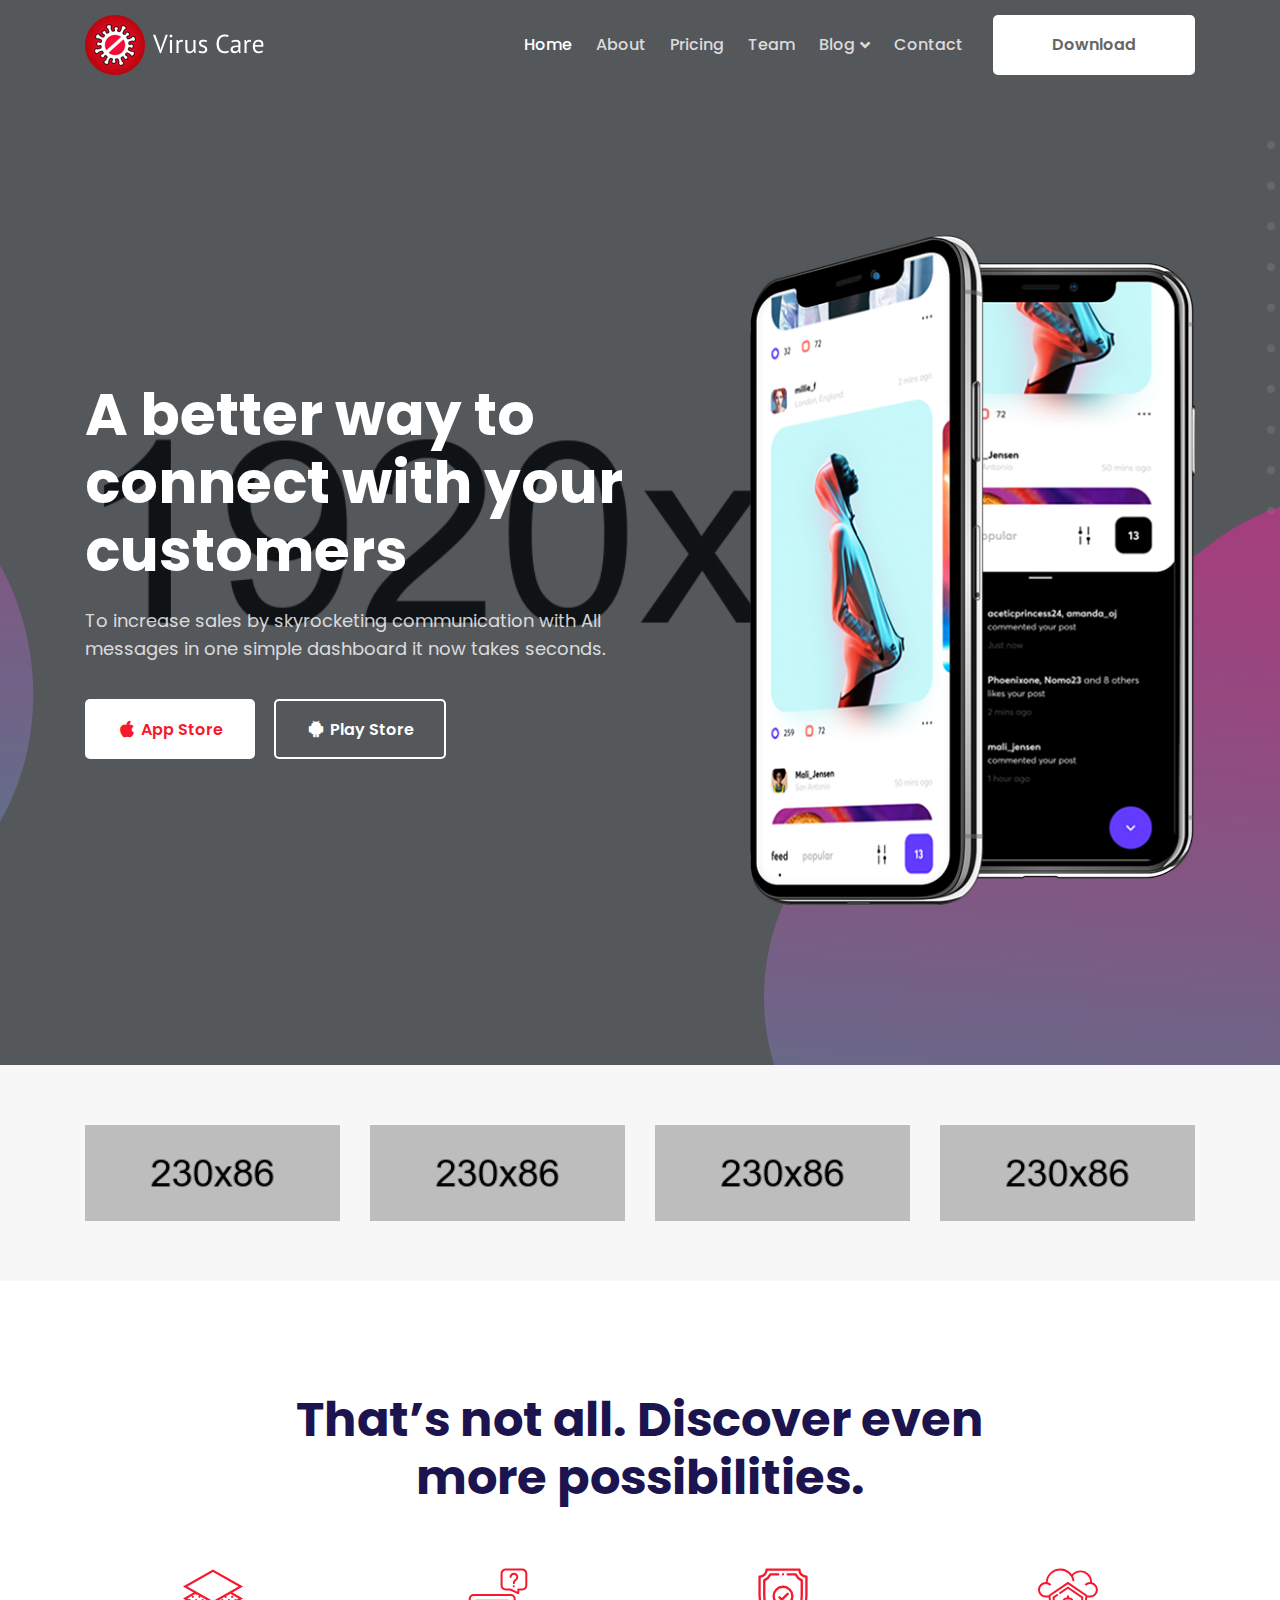
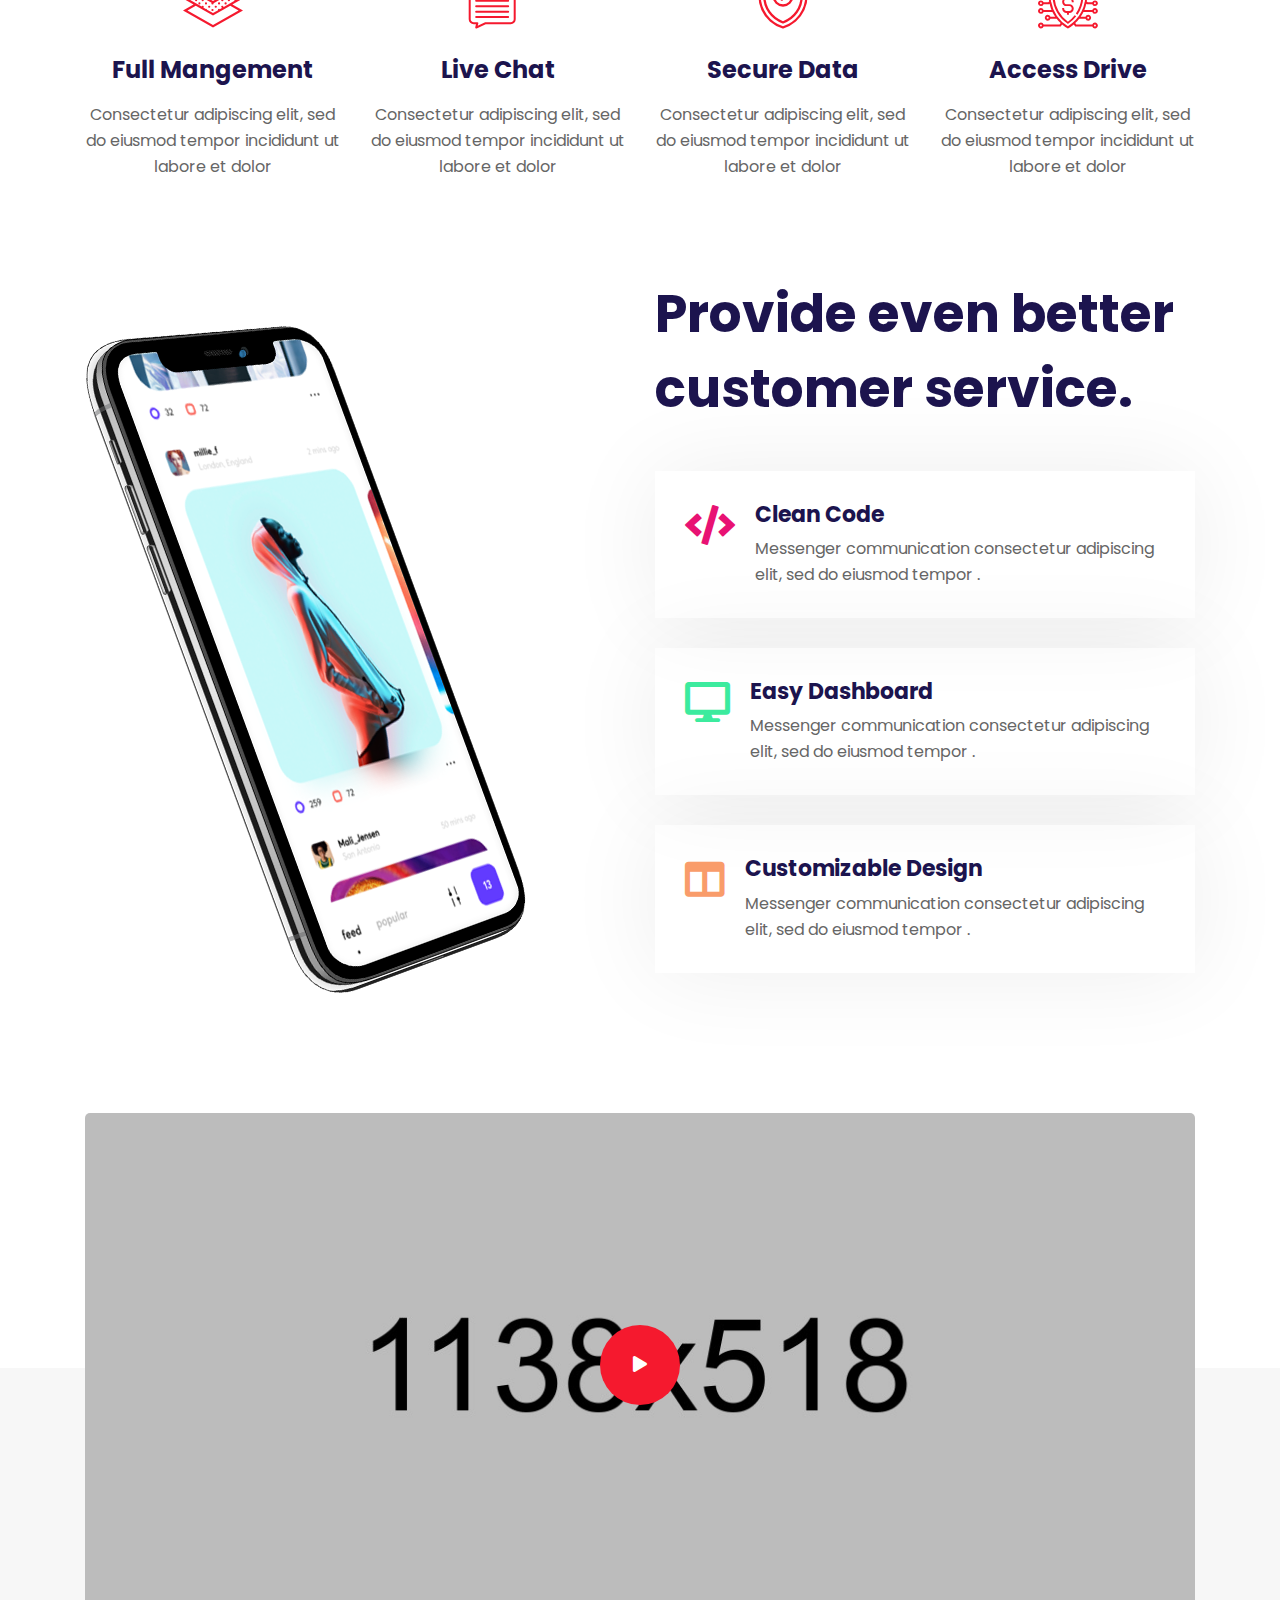
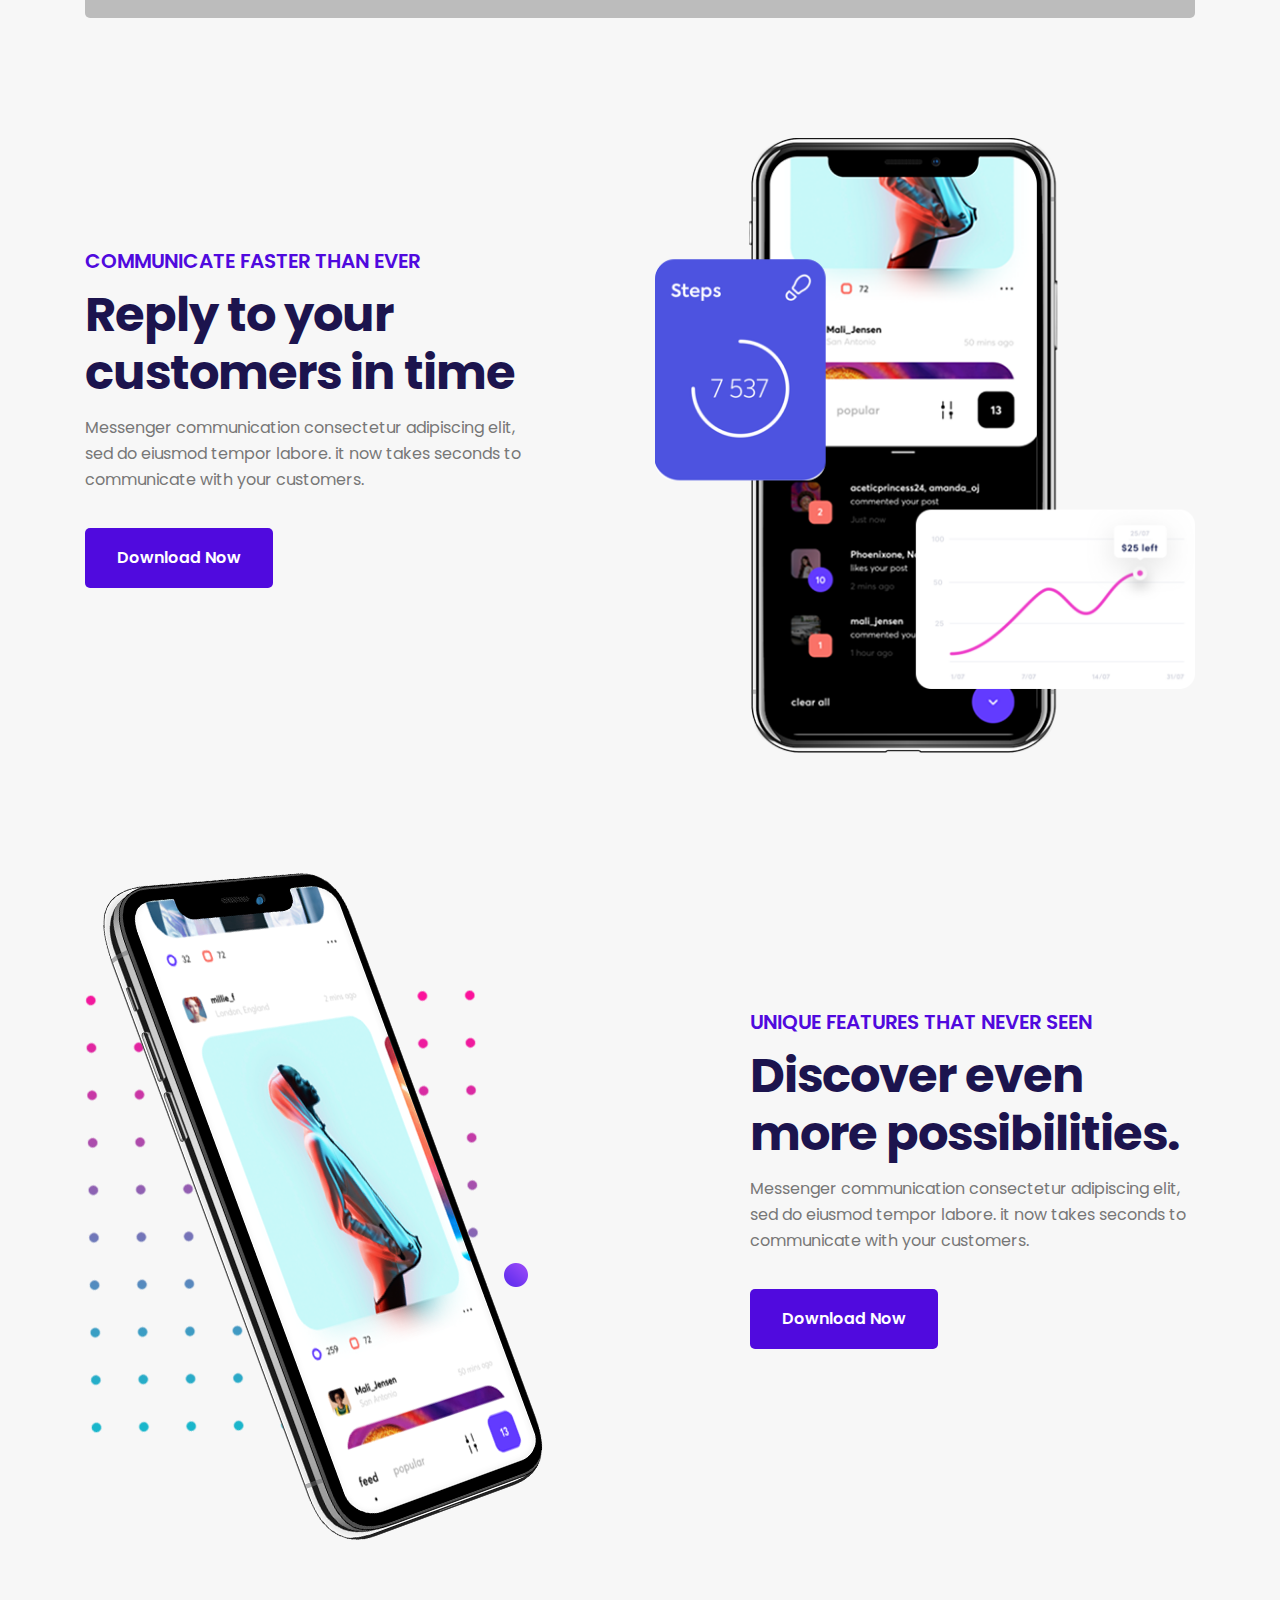
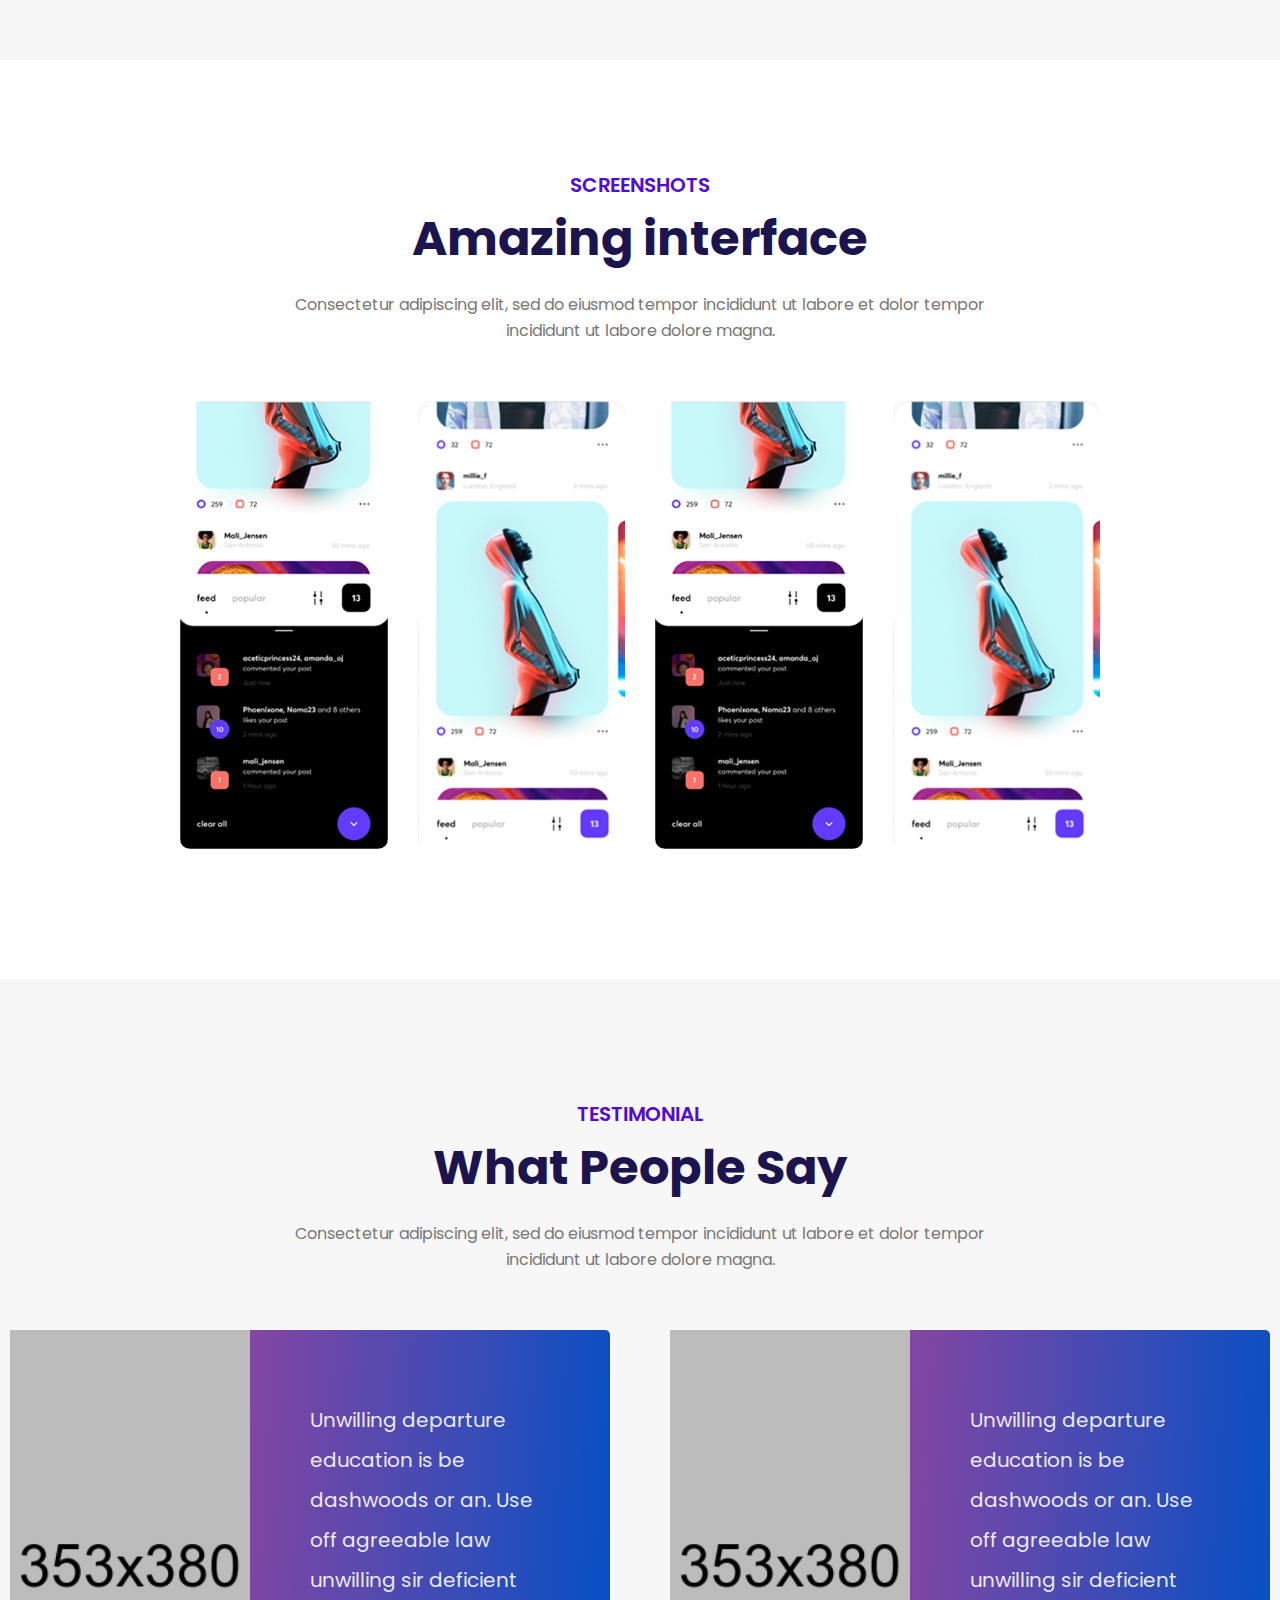
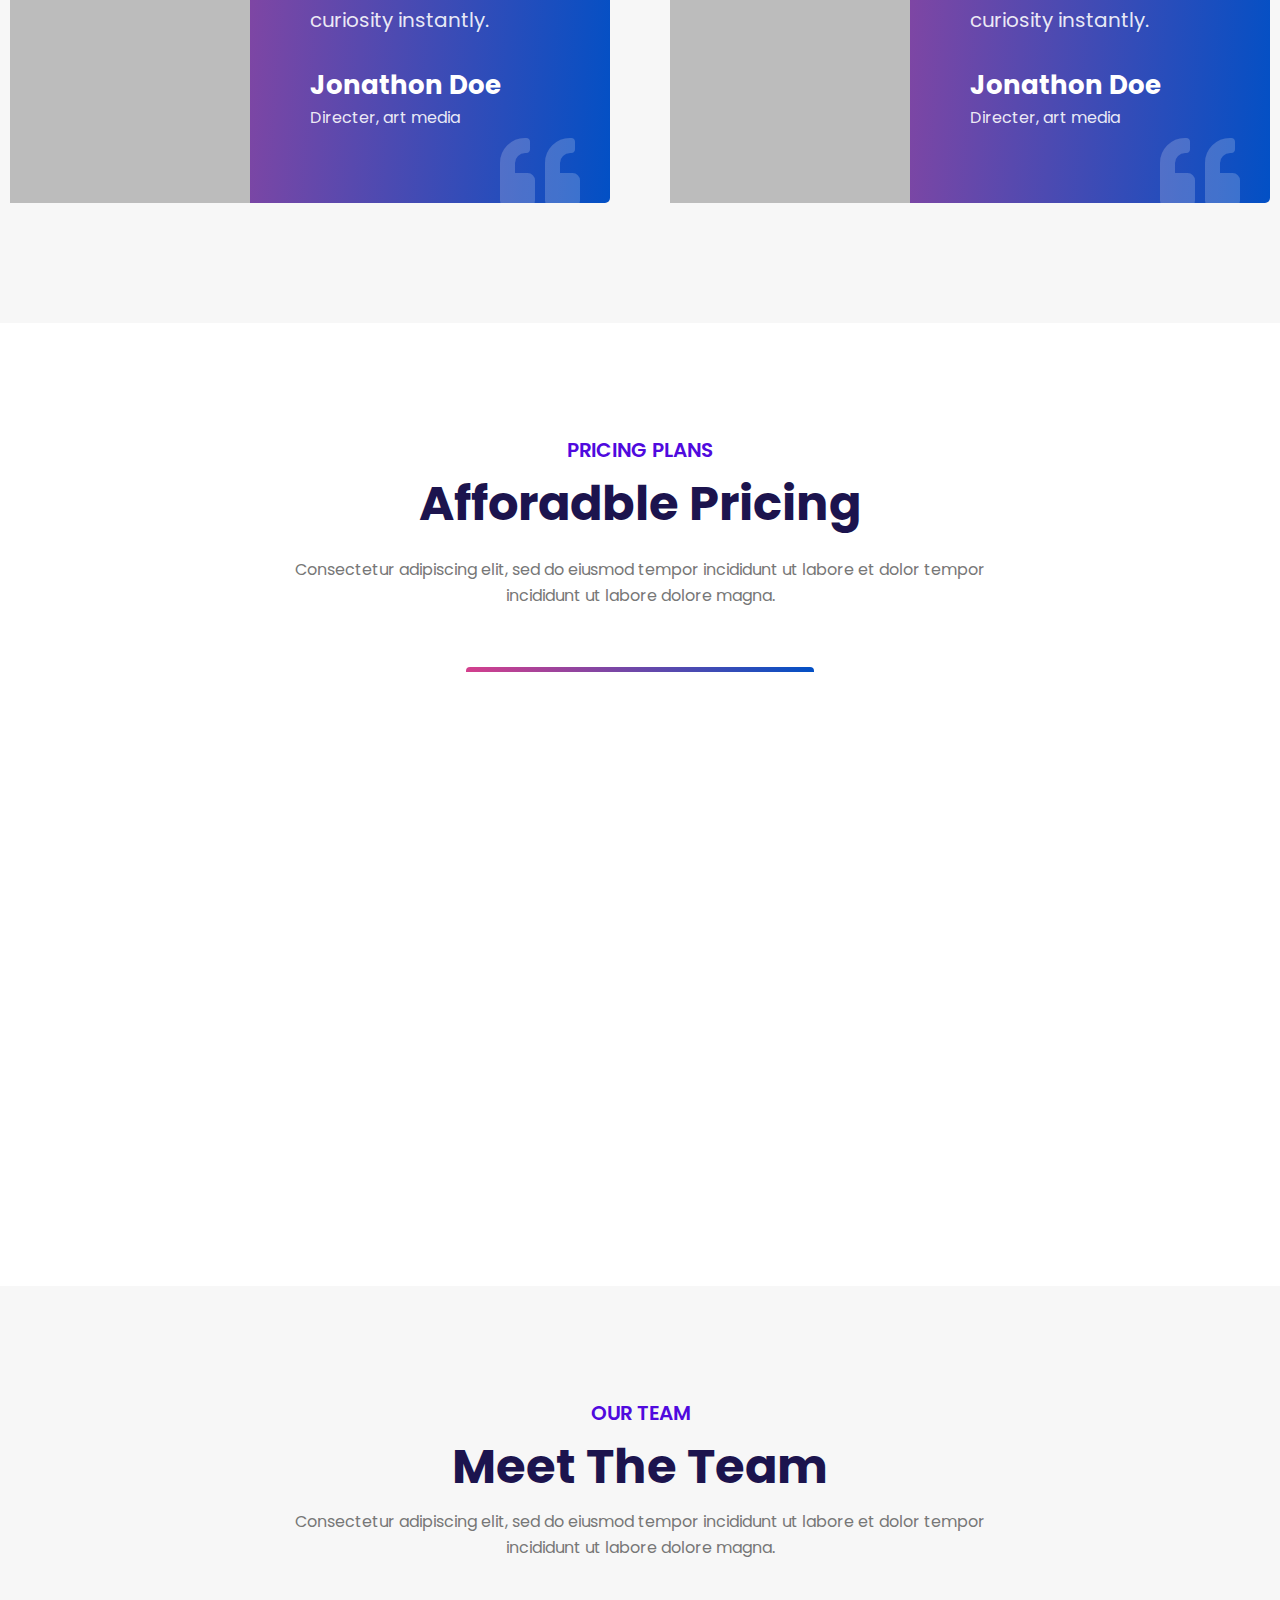
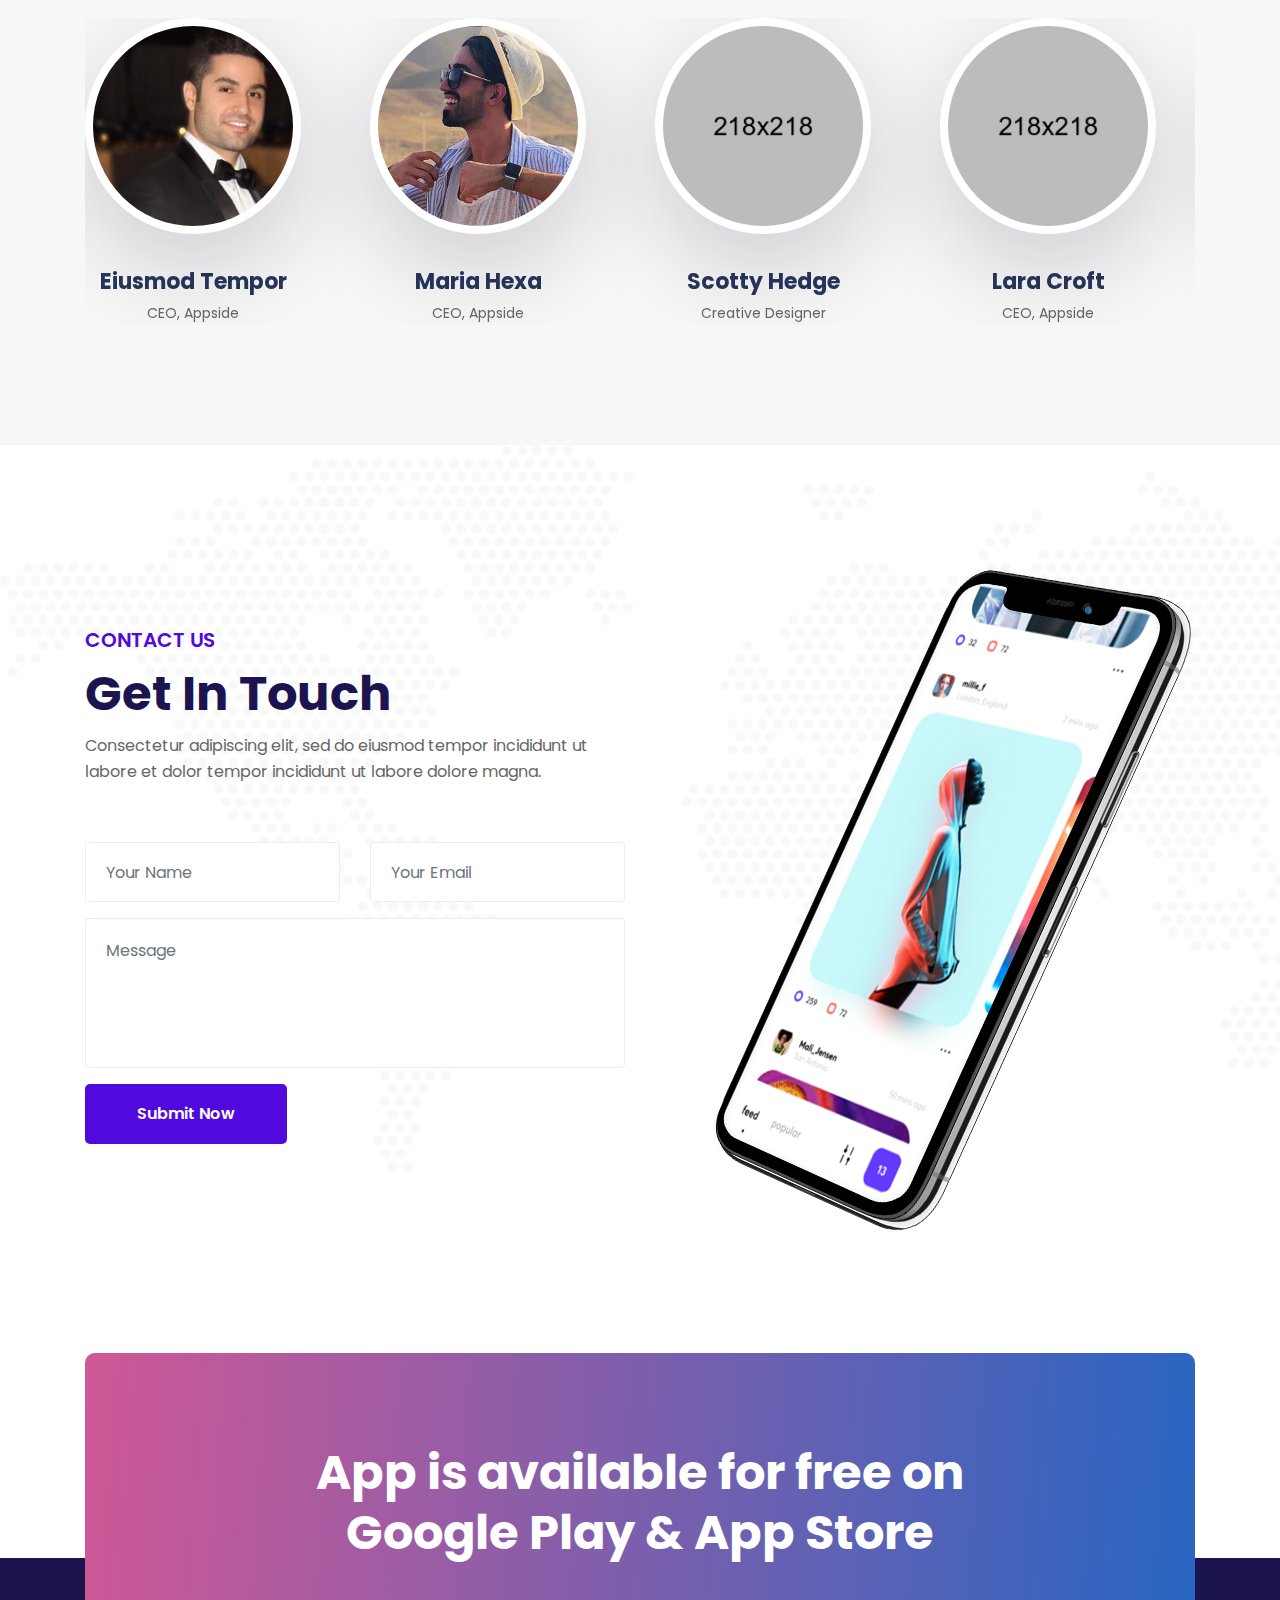
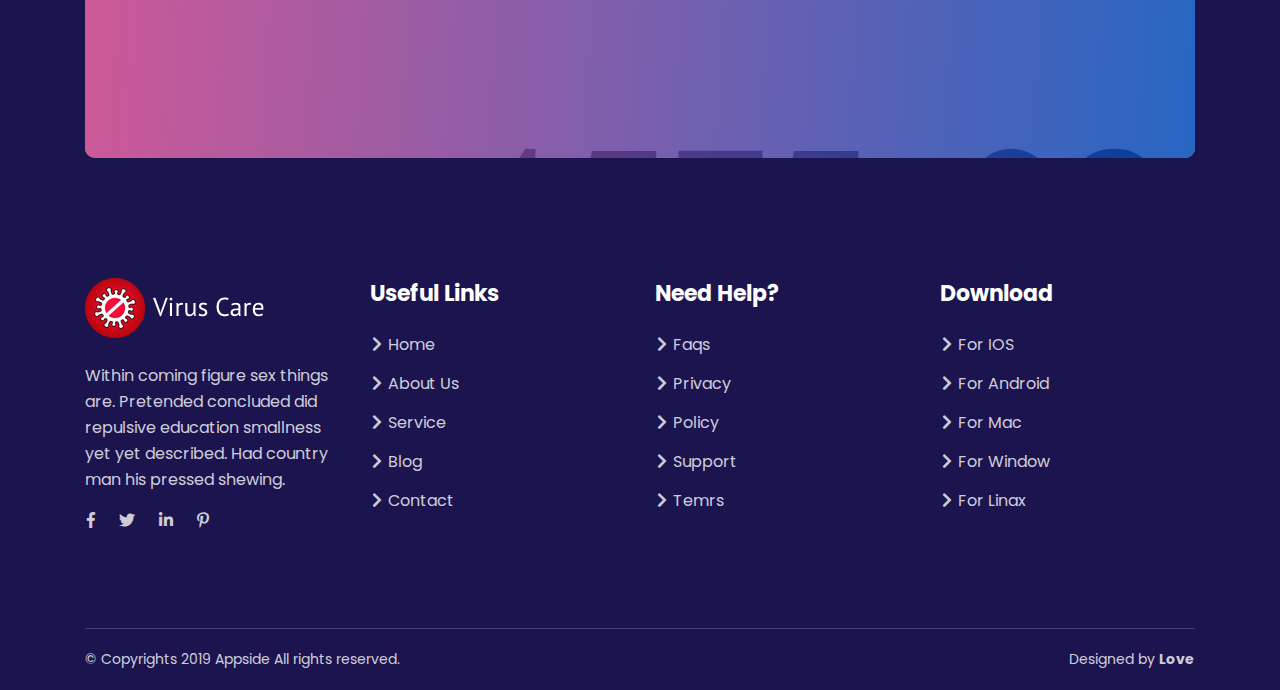
<file: index-10.html>
<!DOCTYPE html>
<html lang="zxx">

<head>
    <meta http-equiv="Content-Type" content="text/html; charset=UTF-8">
    <meta http-equiv="X-UA-Compatible" content="IE=edge" />
    <meta http-equiv="X-UA-Compatible" content="ie=edge">
    <meta name="viewport" content="width=device-width, initial-scale=1.0">
    <meta name="robots" content="noarchive">
    <title> Appside | App Landing pages HTML Templates </title>
    <!-- favicon -->
    <link rel="shortcut icon" href="favicon.ico" type="image/x-icon">
    <!-- bootstrap -->
    <link rel="stylesheet" href="assets/css/bootstrap.min.css">
    <!-- icofont -->
    <link rel="stylesheet" href="assets/css/fontawesome.5.7.2.css">
    <!-- flaticon -->
    <link rel="stylesheet" href="assets/css/flaticon.css">
    <!-- animate.css -->
    <link rel="stylesheet" href="assets/css/animate.css">
    <!-- Owl Carousel -->
    <link rel="stylesheet" href="assets/css/owl.carousel.min.css">
    <!-- magnific popup -->
    <link rel="stylesheet" href="assets/css/magnific-popup.css">
    <!-- stylesheet -->
    <link rel="stylesheet" href="assets/css/style.css">
    <!-- responsive -->
    <link rel="stylesheet" href="assets/css/responsive.css">
</head>

<body>
    
<!-- navbar area start -->
    <nav class="navbar navbar-area navbar-expand-lg nav-absolute white nav-style-01 header-style-09">
        <div class="container nav-container">
            <div class="responsive-mobile-menu">
                <div class="logo-wrapper">
                    <a href="index.html" class="logo">
                        <img src="assets/img/logo-white.png" alt="logo">
                    </a>
                </div>
                <button class="navbar-toggler" type="button" data-toggle="collapse" data-target="#appside_main_menu" 
                    aria-expanded="false" aria-label="Toggle navigation">
                    <span class="navbar-toggler-icon"></span>
                </button>
            </div>
            <div class="collapse navbar-collapse" id="appside_main_menu">
                <ul class="navbar-nav">
                    <li class="current-menu-item">
                        <a href="#">Home</a>
                    </li>
                    <li><a href="#about">About</a></li>
                    <li><a href="#pricing">Pricing</a></li>
                    <li><a href="#team">Team</a></li>
                    <li class="menu-item-has-children">
                        <a href="#">Blog</a>
                        <ul class="sub-menu">
                            <li><a href="blog.html">Blog 01</a></li>
                            <li><a href="blog-details.html">Blog Details</a></li>
                        </ul>
                    </li>
                    <li><a href="#contact">Contact</a></li>
                </ul>
            </div>
            <div class="nav-right-content">
                <ul>
                    <li class="button-wrapper">
                        <a href="#" class="boxed-btn">Download</a>
                    </li>
                </ul>
            </div>
        </div>
</nav>

    <!-- navbar area end -->

    <!-- header area start  -->
    <header class="header-area header-bg-10 style-10" id="home">
        <div class="container">
            <div class="row justify-content-between">
                <div class="col-lg-6">
                    <div class="header-inner">
                        <h1 class="title wow fadeInDown">A better way to connect with your customers</h1>
                        <p>To increase sales by skyrocketing communication with All messages in one simple dashboard it now takes seconds.</p>
                        <div class="btn-wrapper wow fadeInUp">
                            <a href="#" class="boxed-btn-02 reverse-color"><i class="flaticon-apple-1"></i> App Store</a>
                            <a href="#" class="boxed-btn-02 blank"><i class="flaticon-android-logo"></i> Play Store</a>
                        </div>
                    </div>
                </div>
                <div class="col-lg-5">
                    <div class="right-img">
                        <div class="img-wrapper">
                            <img src="assets/img/header-right-image.png" alt="header right image">
                        </div>
                    </div>
                </div>
            </div>
        </div>
    </header>
    <!-- header area end  -->
<div class="sponsor-area gray-bg padding-60">
    <div class="container">
        <div class="row">
            <div class="col-lg-12">
                <div class="brand-carousel">
                    <div class="single-brand-item">
                        <img src="assets/img/brand-logos/01.png" alt="brand logo">
                    </div>
                    <div class="single-brand-item">
                        <img src="assets/img/brand-logos/02.png" alt="brand logo">
                    </div>
                    <div class="single-brand-item">
                        <img src="assets/img/brand-logos/03.png" alt="brand logo">
                    </div>
                    <div class="single-brand-item">
                        <img src="assets/img/brand-logos/04.png" alt="brand logo">
                    </div>
                    <div class="single-brand-item">
                        <img src="assets/img/brand-logos/05.png" alt="brand logo">
                    </div>
                    <div class="single-brand-item">
                        <img src="assets/img/brand-logos/06.png" alt="brand logo">
                    </div>
                </div>
            </div>
        </div>
    </div>
</div>

<!-- discover area start  -->
<section class="discover-area padding-top-110 padding-bottom-80" id="about">
    <div class="container">
        <div class="row justify-content-center">
            <div class="col-lg-8">
                <div class="section-title">
                    <h2 class="title">That’s not all. Discover even more possibilities.</h2>
                </div>
            </div>
        </div>
        <div class="row">
            <div class="col-lg-3 col-md-6">
                <div class="single-discover-item">
                    <div class="icon">
                        <i class="flaticon-layers-2"></i>
                    </div>
                    <div class="content">
                        <h4 class="title">Full Mangement</h4>
                        <p>Consectetur adipiscing elit, sed do eiusmod tempor incididunt ut labore et dolor </p>
                    </div>
                </div>
            </div>
            <div class="col-lg-3 col-md-6">
                <div class="single-discover-item">
                    <div class="icon">
                        <i class="flaticon-chat"></i>
                    </div>
                    <div class="content">
                        <h4 class="title">Live Chat</h4>
                        <p>Consectetur adipiscing elit, sed do eiusmod tempor incididunt ut labore et dolor </p>
                    </div>
                </div>
            </div>
            <div class="col-lg-3 col-md-6">
                <div class="single-discover-item">
                    <div class="icon">
                        <i class="flaticon-shield-1"></i>
                    </div>
                    <div class="content">
                        <h4 class="title">Secure Data</h4>
                        <p>Consectetur adipiscing elit, sed do eiusmod tempor incididunt ut labore et dolor </p>
                    </div>
                </div>
            </div>
            <div class="col-lg-3 col-md-6">
                <div class="single-discover-item">
                    <div class="icon">
                        <i class="flaticon-cloud"></i>
                    </div>
                    <div class="content">
                        <h4 class="title">Access Drive</h4>
                        <p>Consectetur adipiscing elit, sed do eiusmod tempor incididunt ut labore et dolor </p>
                    </div>
                </div>
            </div>
        </div>
    </div>
</section>
<!-- discover area start  -->

<!-- full width feature 04 area start  -->
<section class="full-width-area-feature-wrap padding-bottom-120">
    <div class="container">
        <div class="row">
            <div class="col-lg-12">
                <div class="full-width-feature-area-04">
                    <div class="row justify-content-lg-between">
                        <div class="col-lg-5">
                            <div class="img-wrapper margin-top-50">
                                <img src="assets/img/full-width-feature-04.png" alt="">
                            </div>
                        </div>
                        <div class="col-lg-6">
                            <div class="right-content-area">
                                <h2 class="title margin-bottom-45">Provide even better customer service.</h2>
                                <ul class="feature-list-04">
                                    <li class="single-feature-list-item-04 theme-01">
                                        <div class="icon">
                                            <i class="fa fa-code"></i>
                                        </div>
                                        <div class="content">
                                            <h4 class="title">Clean Code</h4>
                                            <p>Messenger communication consectetur adipiscing elit, sed do eiusmod tempor .</p>
                                        </div>
                                    </li>
                                    <li class="single-feature-list-item-04 theme-02">
                                        <div class="icon">
                                            <i class="fa fa-desktop"></i>
                                        </div>
                                        <div class="content">
                                            <h4 class="title">Easy Dashboard</h4>
                                            <p>Messenger communication consectetur adipiscing elit, sed do eiusmod tempor .</p>
                                        </div>
                                    </li>
                                    <li class="single-feature-list-item-04 theme-03">
                                        <div class="icon">
                                            <i class="fa fa-columns"></i>
                                        </div>
                                        <div class="content">
                                            <h4 class="title">Customizable Design</h4>
                                            <p>Messenger communication consectetur adipiscing elit, sed do eiusmod tempor .</p>
                                        </div>
                                    </li>
                                </ul>
                            </div>
                        </div>
                    </div>
                </div>
            </div>
        </div>
    </div>
</section>
<!-- full width feature 04 area end -->
<div class="video-play-area margin-minus">
    <div class="container">
        <div class="row">
            <div class="col-lg-12">
                <div class="video-play-width-image">
                    <img src="assets/img/video-image-02.jpg" alt="">
                    <div class="hover">
                        <a href="https://www.youtube.com/watch?v=QNd-_-fSOHY&t" class="mfp-iframe video-play-btn"><i class="fa fa-play"></i></a>
                    </div>
                </div>
            </div>
        </div>
    </div>
</div>
<!-- full width feature area start -->
<section class="full-width-feature-area-03 gray-bg padding-top-120 padding-bottom-120 has-video-with-img">
    <div class="container">
        <div class="row">
            <div class="col-lg-12">
                <div class="full-width-feature-style-03">
                    <div class="row justify-content-between reorder-xs">
                        <div class="col-lg-5">
                            <div class="content-area">
                                <div class="section-title left-aligned">
                                    <span class="subtitle">Communicate faster than ever</span>
                                    <h3 class="title">Reply to your customers in time</h3>
                                    <p>Messenger communication consectetur adipiscing elit, sed do eiusmod tempor  labore. it now takes seconds to communicate with your customers.</p>
                                    <div class="btn-wrapper">
                                        <a href="#" class="boxed-btn-02">Download Now</a>
                                    </div>
                                </div>
                            </div>
                        </div>
                        <div class="col-lg-6">
                            <div class="img-wrapper">
                                <img src="assets/img/full-width-feature-05.png" alt="full width feature">
                            </div>
                        </div>
                    </div>
                </div>
                <div class="full-width-feature-style-03 bg-cover padding-top-120">
                    <div class="row">
                        <div class="col-lg-7">
                            <div class="img-wrapper">
                                <img src="assets/img/full-width-feature-06.png" alt="full width feature">
                            </div>
                        </div>
                        <div class="col-lg-5">
                            <div class="content-area">
                                <div class="section-title left-aligned">
                                    <span class="subtitle">Unique Features that never seen </span>
                                    <h3 class="title">Discover even more possibilities.</h3>
                                    <p>Messenger communication consectetur adipiscing elit, sed do eiusmod tempor  labore. it now takes seconds to communicate with your customers.</p>
                                    <div class="btn-wrapper">
                                        <a href="#" class="boxed-btn-02">Download Now</a>
                                    </div>
                                </div>
                            </div>
                        </div>
                    </div>
                </div>
            </div>
        </div>
    </div>
</section>
<!-- full width feature area end -->

<!-- screenshort area start  -->
<section class="screenshort-area-02 padding-top-110 padding-bottom-120">
    <div class="container">
        <div class="row justify-content-center">
            <div class="col-lg-10">
                <div class="section-title"><!-- section title -->
                    <span class="subtitle">Screenshots</span>
                    <h3 class="title extra">Amazing  interface</h3>
                    <p>Consectetur adipiscing elit, sed do eiusmod tempor incididunt ut labore et dolor  tempor incididunt ut labore dolore magna.</p>
                </div><!-- / /. section title -->
            </div>
        </div>
        <div class="row justify-content-center">
            <div class="col-lg-10">
                <div class="screeshort-carousel-wrap-02">
                    <div class="mobile-cover">
                        <img src="assets/img/mobile.png" alt="">
                    </div>
                    <div class="screenshort-carousel-02">
                        <div class="single-screenshort-item">
                            <img src="assets/img/screenshort/01.jpg" alt="screenhshort image">
                        </div>
                        <div class="single-screenshort-item">
                            <img src="assets/img/screenshort/02.jpg" alt="screenhshort image">
                        </div>
                        <div class="single-screenshort-item">
                            <img src="assets/img/screenshort/01.jpg" alt="screenhshort image">
                        </div>
                        <div class="single-screenshort-item">
                            <img src="assets/img/screenshort/02.jpg" alt="screenhshort image">
                        </div>
                    </div>
                </div>
            </div>
        </div>
    </div>
</section>
<!-- screenshort area end -->
 <!-- testimonial-two-area start  -->
 <div class="testimonial-area-two padding-top-120 gray-bg padding-bottom-120">
     <div class="container">
        <div class="row justify-content-center">
            <div class="col-lg-10">
                <div class="section-title"><!-- section title -->
                    <span class="subtitle">Testimonial</span>
                    <h3 class="title extra">What People Say</h3>
                    <p>Consectetur adipiscing elit, sed do eiusmod tempor incididunt ut labore et dolor  tempor incididunt ut labore dolore magna.</p>
                </div><!-- / /. section title -->
            </div>
        </div>
     </div>
     <div class="testimonial-carousel-02">
        <div class="single-testimonial-item-02">
             <div class="img-wrapper">
                 <div class="bg-image" style="background-image: url(assets/img/testimonial/style-02/01.jpg)"></div>
             </div>
             <div class="content-area">
                 <p>Unwilling departure education is be dashwoods or an. Use off agreeable law unwilling sir deficient curiosity instantly. </p>
                 <div class="author-meta">
                     <h4 class="title">Jonathon Doe</h4>
                     <span class="designation">Directer, art media</span>
                 </div>
             </div>
        </div>
        <div class="single-testimonial-item-02">
             <div class="img-wrapper">
                 <div class="bg-image" style="background-image: url(assets/img/testimonial/style-02/01.jpg)"></div>
             </div>
             <div class="content-area">
                <p>Unwilling departure education is be dashwoods or an. Use off agreeable law unwilling sir deficient curiosity instantly. </p>
                 <div class="author-meta">
                     <h4 class="title">Jonathon Doe</h4>
                     <span class="designation">Directer, art media</span>
                 </div>
             </div>
        </div>
        <div class="single-testimonial-item-02">
             <div class="img-wrapper">
                 <div class="bg-image" style="background-image: url(assets/img/testimonial/style-02/01.jpg)"></div>
             </div>
             <div class="content-area">
                <p>Unwilling departure education is be dashwoods or an. Use off agreeable law unwilling sir deficient curiosity instantly. </p>
                 <div class="author-meta">
                     <h4 class="title">Jonathon Doe</h4>
                     <span class="designation">Directer, art media</span>
                 </div>
             </div>
        </div>
        <div class="single-testimonial-item-02">
             <div class="img-wrapper">
                 <div class="bg-image" style="background-image: url(assets/img/testimonial/style-02/01.jpg)"></div>
             </div>
             <div class="content-area">
                <p>Unwilling departure education is be dashwoods or an. Use off agreeable law unwilling sir deficient curiosity instantly. </p>
                 <div class="author-meta">
                     <h4 class="title">Jonathon Doe</h4>
                     <span class="designation">Directer, art media</span>
                 </div>
             </div>
        </div>
        <div class="single-testimonial-item-02">
             <div class="img-wrapper">
                 <div class="bg-image" style="background-image: url(assets/img/testimonial/style-02/01.jpg)"></div>
             </div>
             <div class="content-area">
                <p>Unwilling departure education is be dashwoods or an. Use off agreeable law unwilling sir deficient curiosity instantly. </p>
                 <div class="author-meta">
                     <h4 class="title">Jonathon Doe</h4>
                     <span class="designation">Directer, art media</span>
                 </div>
             </div>
        </div>
     </div>
 </div>
 <!-- testimonial-two-area end  -->

<!-- price plan area start -->
<section class="pricing-plan-area" id="pricing">
    <div class="container">
        <div class="row justify-content-center">
            <div class="col-lg-10">
                <div class="section-title"><!-- section title -->
                    <span class="subtitle">Pricing plans</span>
                    <h3 class="title extra">Afforadble Pricing</h3>
                    <p>Consectetur adipiscing elit, sed do eiusmod tempor incididunt ut labore et dolor  tempor incididunt ut labore dolore magna.</p>
                </div><!-- //. section title -->
            </div>
        </div>
        <div class="row">
            <div class="col-lg-4 col-md-6">
                <div class="single-price-plan-02 wow zoomIn"><!-- single price plan one -->
                    <div class="price-header">
                        <h4 class="name">Primary Plan</h4>
                        <div class="price-wrap">
                            <span class="price">$250</span>
                            <span class="month">/Mo</span>
                        </div>
                    </div>
                    <div class="price-body">
                        <ul>
                            <li>5 Analyzer</li>
                            <li>3 Month Support</li>
                            <li>10 Sessions</li>
                            <li>No Risk Garrunty</li>
                        </ul>
                    </div>
                    <div class="price-footer">
                        <a href="#" class="boxed-btn">Get Started</a>
                    </div>
                </div><!-- //. single price plan one -->
            </div>
            <div class="col-lg-4 col-md-6">
                <div class="single-price-plan-02 wow zoomIn featured"><!-- single price plan one -->
                    <div class="price-header">
                        <h4 class="name">Basic Plan</h4>
                        <div class="price-wrap">
                            <span class="price">$350</span>
                            <span class="month">/Mo</span>
                        </div>
                    </div>
                    <div class="price-body">
                        <ul>
                            <li>5 Analyzer</li>
                            <li>3 Month Support</li>
                            <li>10 Sessions</li>
                            <li>No Risk Garrunty</li>
                        </ul>
                    </div>
                    <div class="price-footer">
                        <a href="#" class="boxed-btn">Get Started</a>
                    </div>
                </div><!-- //. single price plan one -->
            </div>
            <div class="col-lg-4 col-md-6">
                <div class="single-price-plan-02 wow zoomIn"><!-- single price plan one -->
                    <div class="price-header">
                        <h4 class="name">Advance Plan</h4>
                        <div class="price-wrap">
                            <span class="price">$150</span>
                            <span class="month">/Mo</span>
                        </div>
                    </div>
                    <div class="price-body">
                        <ul>
                            <li>5 Analyzer</li>
                            <li>3 Month Support</li>
                            <li>10 Sessions</li>
                            <li>No Risk Garrunty</li>
                        </ul>
                    </div>
                    <div class="price-footer">
                        <a href="#" class="boxed-btn">Get Started</a>
                    </div>
                </div><!-- //. single price plan one -->
            </div>
        </div>
    </div>
</section>
<!-- price plan area end -->
        
<!-- team member area start -->
<section class="team-member-area gray-bg padding-bottom-120" id="team">
    <div class="container">
        <div class="row justify-content-center">
            <div class="col-lg-10">
                <div class="section-title"><!-- section title -->
                    <span class="subtitle">Our Team</span>
                    <h3 class="title">Meet The Team</h3>
                    <p>Consectetur adipiscing elit, sed do eiusmod tempor incididunt ut labore et dolor  tempor incididunt ut labore dolore magna.</p>
                </div><!-- //. section title -->
            </div>
        </div>
        <div class="row">
            <div class="col-lg-12">
                <div class="team-carousel"><!-- team carousel -->
                    <div class="single-team-member "><!-- single team member -->
                        <div class="thumb">
                            <img src="assets/img/team-member/01.jpg" alt="team member image">
                            <div class="hover">
                                <ul class="social-icon">
                                    <li><a href="#"><i class="fab fa-facebook-f"></i></a></li>
                                    <li><a href="#"><i class="fab fa-twitter"></i></a></li>
                                    <li><a href="#"><i class="fab fa-linkedin-in"></i></a></li>
                                </ul>
                            </div>
                        </div>
                        <div class="content">
                            <h4 class="title">Eiusmod Tempor</h4>
                            <span class="post">CEO, Appside</span>
                        </div>
                    </div><!-- //. single team member -->
                    <div class="single-team-member "><!-- single team member -->
                        <div class="thumb">
                            <img src="assets/img/team-member/02.jpg" alt="team member image">
                            <div class="hover">
                                <ul class="social-icon">
                                    <li><a href="#"><i class="fab fa-facebook-f"></i></a></li>
                                    <li><a href="#"><i class="fab fa-twitter"></i></a></li>
                                    <li><a href="#"><i class="fab fa-linkedin-in"></i></a></li>
                                </ul>
                            </div>
                        </div>
                        <div class="content">
                            <h4 class="title">Maria Hexa</h4>
                            <span class="post">CEO, Appside</span>
                        </div>
                    </div><!-- //. single team member -->
                    <div class="single-team-member "><!-- single team member -->
                        <div class="thumb">
                            <img src="assets/img/team-member/03.jpg" alt="team member image">
                            <div class="hover">
                                <ul class="social-icon">
                                    <li><a href="#"><i class="fab fa-facebook-f"></i></a></li>
                                    <li><a href="#"><i class="fab fa-twitter"></i></a></li>
                                    <li><a href="#"><i class="fab fa-linkedin-in"></i></a></li>
                                </ul>
                            </div>
                        </div>
                        <div class="content">
                            <h4 class="title">Scotty Hedge</h4>
                            <span class="post">Creative Designer</span>
                        </div>
                    </div><!-- //. single team member -->
                    <div class="single-team-member "><!-- single team member -->
                        <div class="thumb">
                            <img src="assets/img/team-member/04.jpg" alt="team member image">
                            <div class="hover">
                                <ul class="social-icon">
                                    <li><a href="#"><i class="fab fa-facebook-f"></i></a></li>
                                    <li><a href="#"><i class="fab fa-twitter"></i></a></li>
                                    <li><a href="#"><i class="fab fa-linkedin-in"></i></a></li>
                                </ul>
                            </div>
                        </div>
                        <div class="content">
                            <h4 class="title">Lara Croft</h4>
                            <span class="post">CEO, Appside</span>
                        </div>
                    </div><!-- //. single team member -->
                    <div class="single-team-member "><!-- single team member -->
                        <div class="thumb">
                            <img src="assets/img/team-member/05.jpg" alt="team member image">
                            <div class="hover">
                                <ul class="social-icon">
                                    <li><a href="#"><i class="fab fa-facebook-f"></i></a></li>
                                    <li><a href="#"><i class="fab fa-twitter"></i></a></li>
                                    <li><a href="#"><i class="fab fa-linkedin-in"></i></a></li>
                                </ul>
                            </div>
                        </div>
                        <div class="content">
                            <h4 class="title">Eiusmoy Smith</h4>
                            <span class="post">Developer</span>
                        </div>
                    </div><!-- //. single team member -->
                </div><!-- //. team carousel -->
            </div>
        </div>
    </div>
</section>
<!-- team member area end -->

<!-- contact form area start  -->
<div class="contact-form-area-02 contact-bg padding-bottom-120 padding-top-120">
    <div class="container">
        <div class="row">
            <div class="col-lg-6">
                    <div class="contact-area-wrapper" id="contact"><!-- contact area wrapper -->
                        <span class="subtitle">Contact us</span>
                        <h3 class="title">Get In Touch</h3>
                        <p>Consectetur adipiscing elit, sed do eiusmod tempor incididunt ut labore et dolor  tempor incididunt ut labore dolore magna.</p>
                        <form action="index.html" id="contact_form_submit" class="contact-form sec-margin">
                            <div class="row">
                                <div class="col-lg-6">
                                    <div class="form-group">
                                        <input type="text" class="form-control" id="uname" placeholder="Your Name">
                                    </div>
                                </div>
                                <div class="col-lg-6">
                                    <div class="form-group">
                                        <input type="text" class="form-control" id="email" placeholder="Your Email">
                                    </div>
                                </div>
                                <div class="col-lg-12">
                                    <div class="form-group textarea">
                                        <textarea name="message" id="message" class="form-control" cols="30" rows="10" placeholder="Message"></textarea>
                                    </div>
                                    <button class="submit-btn-02" type="submit">Submit Now</button>
                                </div>
                            </div>
                        </form>
                    </div><!-- //. contact area wrapper -->
                </div>
            <div class="col-lg-6">
                <div class="img-wrapper">
                    <img src="assets/img/contact-mobile.png" alt="">
                </div>
            </div>
        </div>
    </div>
</div>
<!-- contact form area end -->

<div class="call-to-action-area">
    <div class="container">
        <div class="row">
            <div class="col-lg-12">
                <div class="call-to-action-inner-style-02">
                    <div class="row justify-content-center">
                        <div class="col-lg-8">
                            <h3 class="title">App is available for free on Google Play & App Store</h3>
                            <div class="btn-wrapper wow fadeInUp">
                                <a href="#" class="boxed-btn-02 reverse-color"><i class="flaticon-apple-1"></i> App Store</a>
                                <a href="#" class="boxed-btn-02 blank"><i class="flaticon-android-logo"></i> Play Store</a>
                            </div>
                        </div>
                    </div>
                </div>
            </div>
        </div>
    </div>
</div>

<!-- footer area start -->
<footer class="footer-area style-02 bg-blue">
    <div class="footer-top">
        <div class="container">
            <div class="row">
                <div class="col-lg-3 col-md-6">
                    <div class="footer-widget about_widget">
                        <a href="index.html" class="footer-logo"><img src="assets/img/logo-white.png" alt=""></a>
                        <p>Within coming figure sex things are. Pretended concluded did repulsive education smallness yet yet described. Had country man his pressed shewing. </p>
                        <ul class="social-icon">
                            <li><a href="#"><i class="fab fa-facebook-f"></i></a></li>
                            <li><a href="#"><i class="fab fa-twitter"></i></a></li>
                            <li><a href="#"><i class="fab fa-linkedin-in"></i></a></li>
                            <li><a href="#"><i class="fab fa-pinterest-p"></i></a></li>
                        </ul>
                    </div>
                </div>
                <div class="col-lg-3 col-md-6">
                    <div class="footer-widget nav_menus_widget">
                        <h4 class="widget-title">Useful Links</h4>
                        <ul>
                            <li><a href="index.html"><i class="fas fa-chevron-right"></i> Home</a></li>
                            <li><a href="#"><i class="fas fa-chevron-right"></i> About Us</a></li>
                            <li><a href="#"><i class="fas fa-chevron-right"></i> Service</a></li>
                            <li><a href="#"><i class="fas fa-chevron-right"></i> Blog</a></li>
                            <li><a href="#"><i class="fas fa-chevron-right"></i> Contact</a></li>
                        </ul>
                    </div>
                </div>
                <div class="col-lg-3 col-md-6">
                    <div class="footer-widget nav_menus_widget">
                        <h4 class="widget-title">Need Help?</h4>
                        <ul>
                            <li><a href="#"><i class="fas fa-chevron-right"></i> Faqs</a></li>
                            <li><a href="#"><i class="fas fa-chevron-right"></i> Privacy</a></li>
                            <li><a href="#"><i class="fas fa-chevron-right"></i> Policy</a></li>
                            <li><a href="#"><i class="fas fa-chevron-right"></i> Support</a></li>
                            <li><a href="#"><i class="fas fa-chevron-right"></i> Temrs</a></li>
                        </ul>
                    </div>
                </div>
                <div class="col-lg-3 col-md-6">
                    <div class="footer-widget nav_menus_widget">
                        <h4 class="widget-title">Download</h4>
                        <ul>
                            <li><a href="#"><i class="fas fa-chevron-right"></i> For IOS</a></li>
                            <li><a href="#"><i class="fas fa-chevron-right"></i> For Android</a></li>
                            <li><a href="#"><i class="fas fa-chevron-right"></i> For Mac</a></li>
                            <li><a href="#"><i class="fas fa-chevron-right"></i> For Window</a></li>
                            <li><a href="#"><i class="fas fa-chevron-right"></i> For Linax</a></li>
                        </ul>
                    </div>
                </div>
            </div>
        </div>
    </div>
    <div class="copyright-area"><!-- copyright area -->
        <div class="container">
            <div class="row">
                <div class="col-lg-12">
                    <div class="copyright-inner"><!-- copyright inner wrapper -->
                        <div class="left-content-area"><!-- left content area -->
                            &copy; Copyrights 2019 Appside All rights reserved.
                        </div><!-- //. left content aera -->
                        <div class="right-content-area"><!-- right content area -->
                            Designed by <strong>Love</strong>
                        </div><!-- //. right content area -->
                    </div><!-- //.copyright inner wrapper -->
                </div>
            </div>
        </div>
    </div><!-- //. copyright area -->
</footer>
<!-- footer area end -->

<!-- preloader area start -->
<div class="preloader-wrapper" id="preloader">
    <div class="preloader" >
        <div class="sk-circle">
            <div class="sk-circle1 sk-child"></div>
            <div class="sk-circle2 sk-child"></div>
            <div class="sk-circle3 sk-child"></div>
            <div class="sk-circle4 sk-child"></div>
            <div class="sk-circle5 sk-child"></div>
            <div class="sk-circle6 sk-child"></div>
            <div class="sk-circle7 sk-child"></div>
            <div class="sk-circle8 sk-child"></div>
            <div class="sk-circle9 sk-child"></div>
            <div class="sk-circle10 sk-child"></div>
            <div class="sk-circle11 sk-child"></div>
            <div class="sk-circle12 sk-child"></div>
        </div>
    </div>
</div>

  <!-- preloader area end -->

  <!-- back to top area start -->
  <div class="back-to-top">
        <i class="fas fa-angle-up"></i>
  </div>
  <!-- back to top area end -->

    <!-- jquery -->
    <script src="assets/js/jquery.js"></script>
    <!-- popper -->
    <script src="assets/js/popper.min.js"></script>
    <!-- bootstrap -->
    <script src="assets/js/bootstrap.min.js"></script>
    <!-- owl carousel -->
    <script src="assets/js/owl.carousel.min.js"></script>
    <!-- magnific popup -->
    <script src="assets/js/jquery.magnific-popup.js"></script>
    <!-- contact js-->
    <script src="assets/js/contact.js"></script>
    <!-- wow js-->
    <script src="assets/js/wow.min.js"></script>
    <!-- way points js-->
    <script src="assets/js/waypoints.min.js"></script>
    <!-- counterup js-->
    <script src="assets/js/jquery.counterup.min.js"></script>
    <!-- main -->
    <script src="assets/js/main.js"></script>
</body>

</html>
</file>
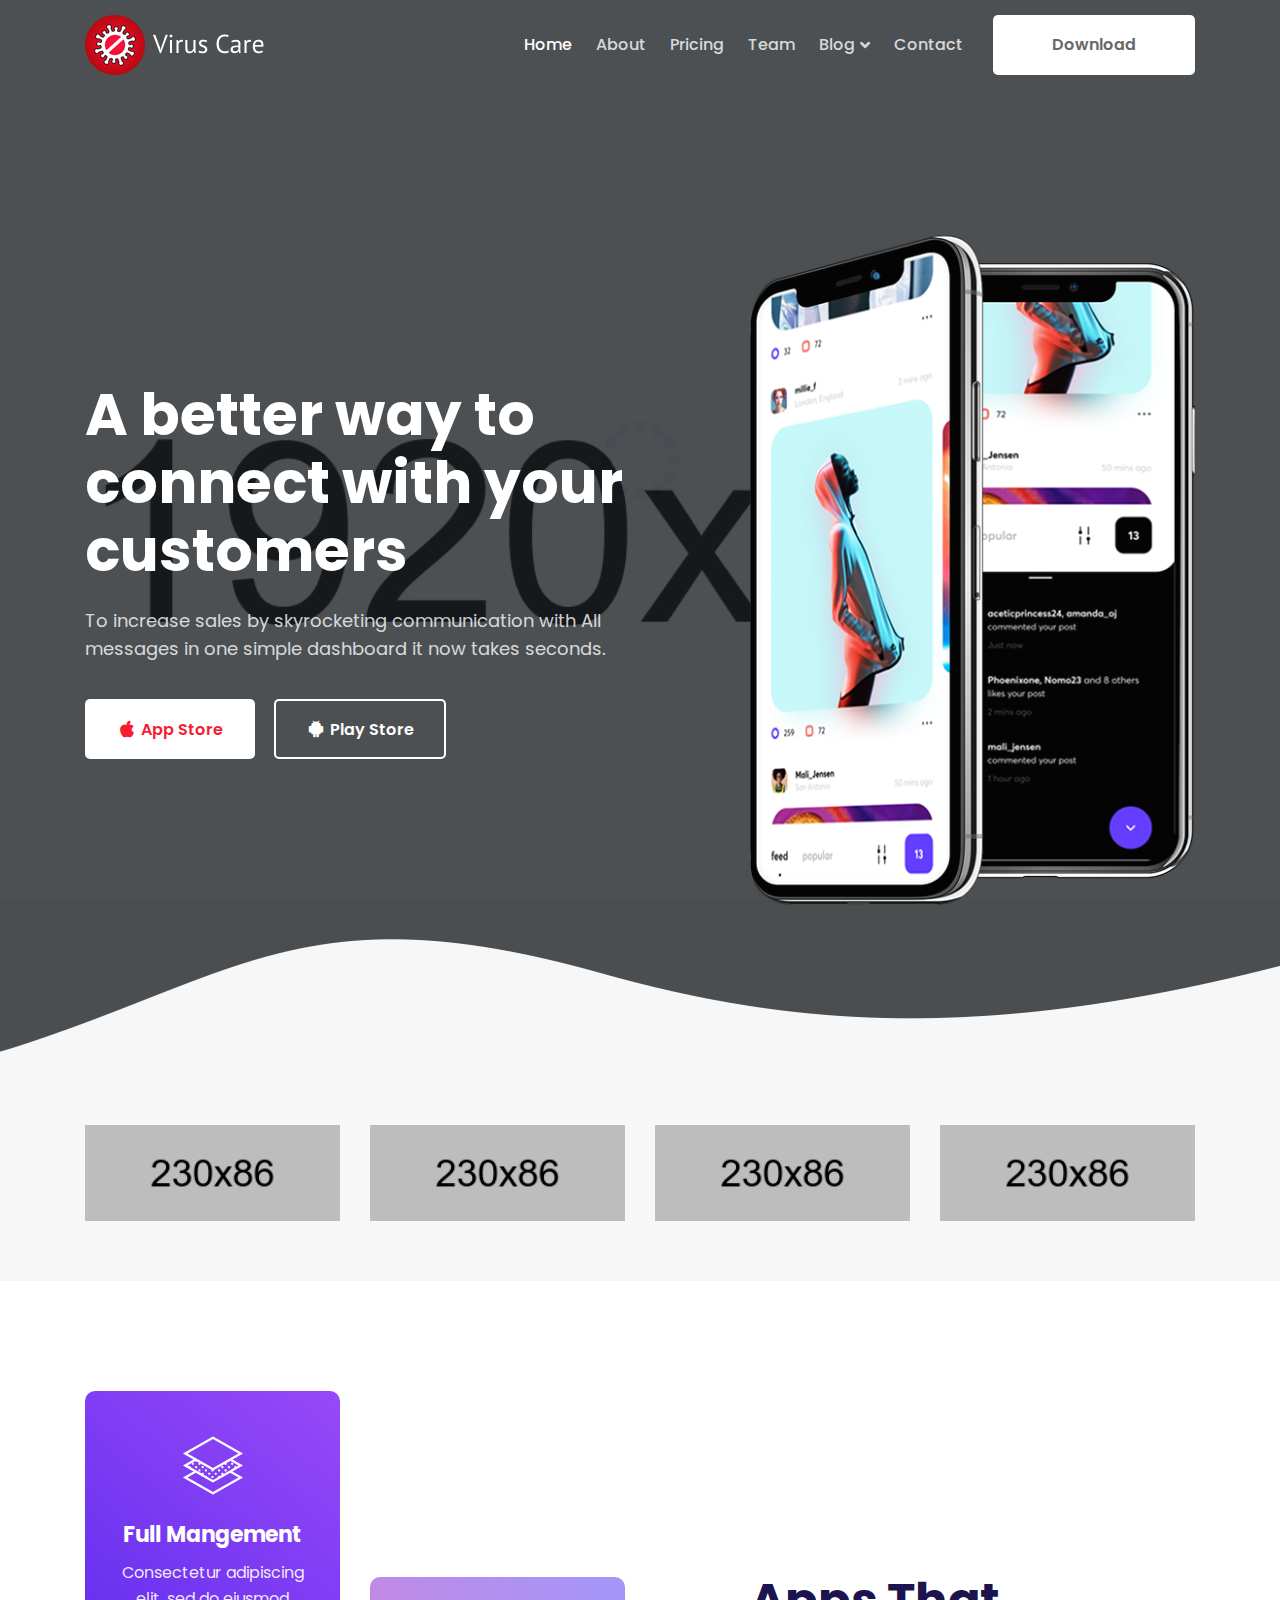
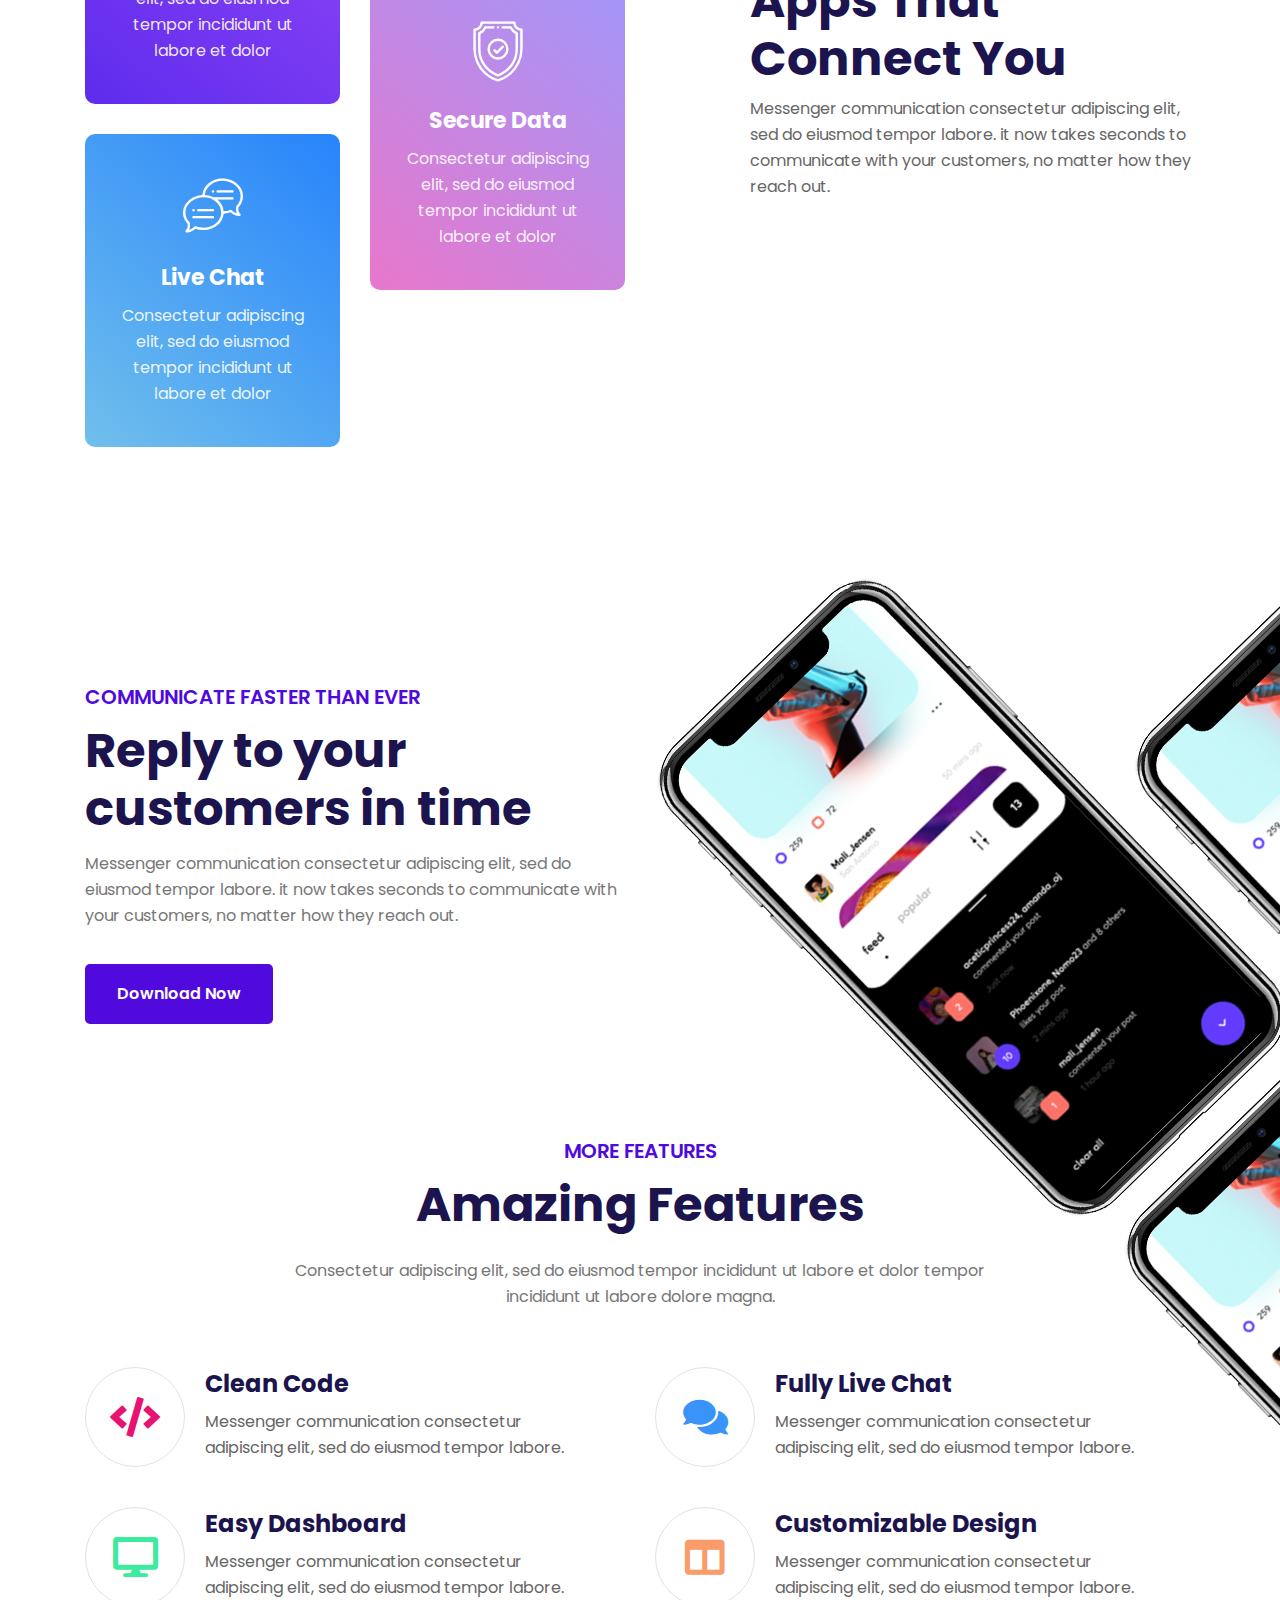
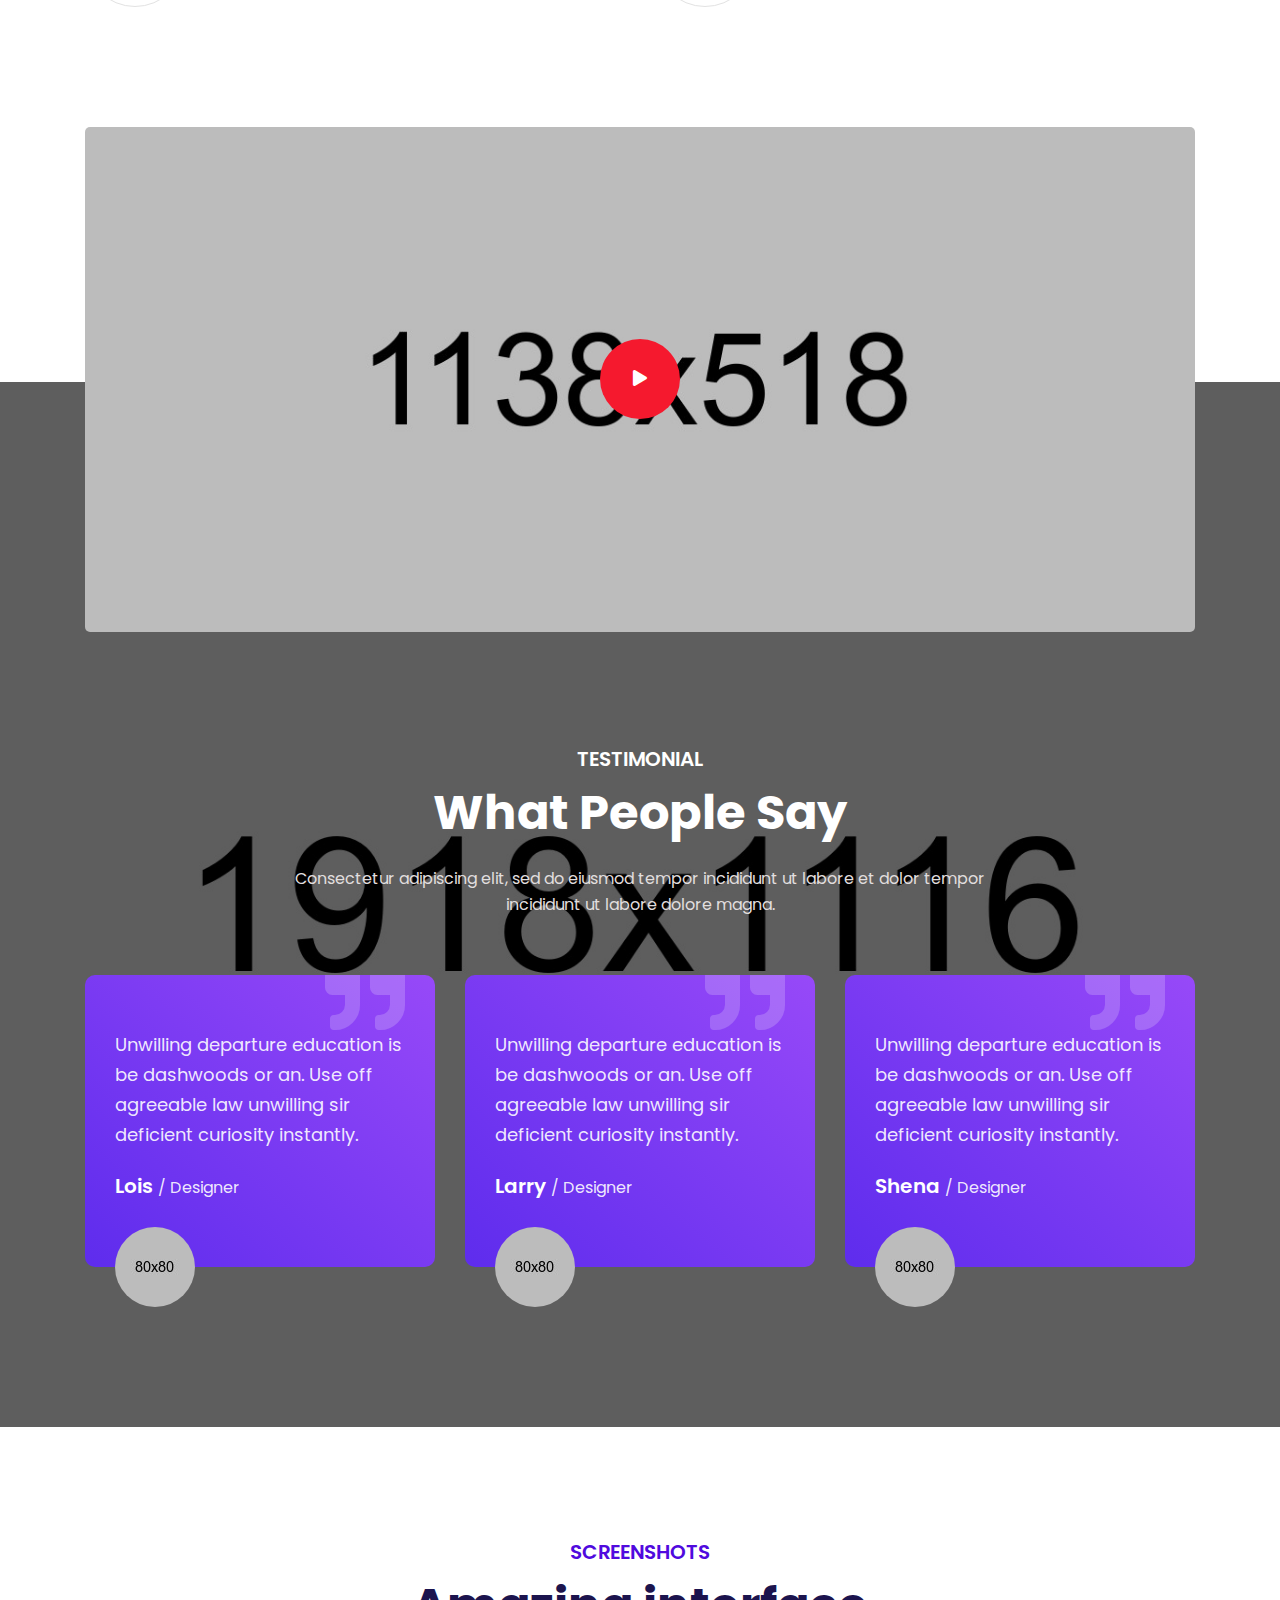
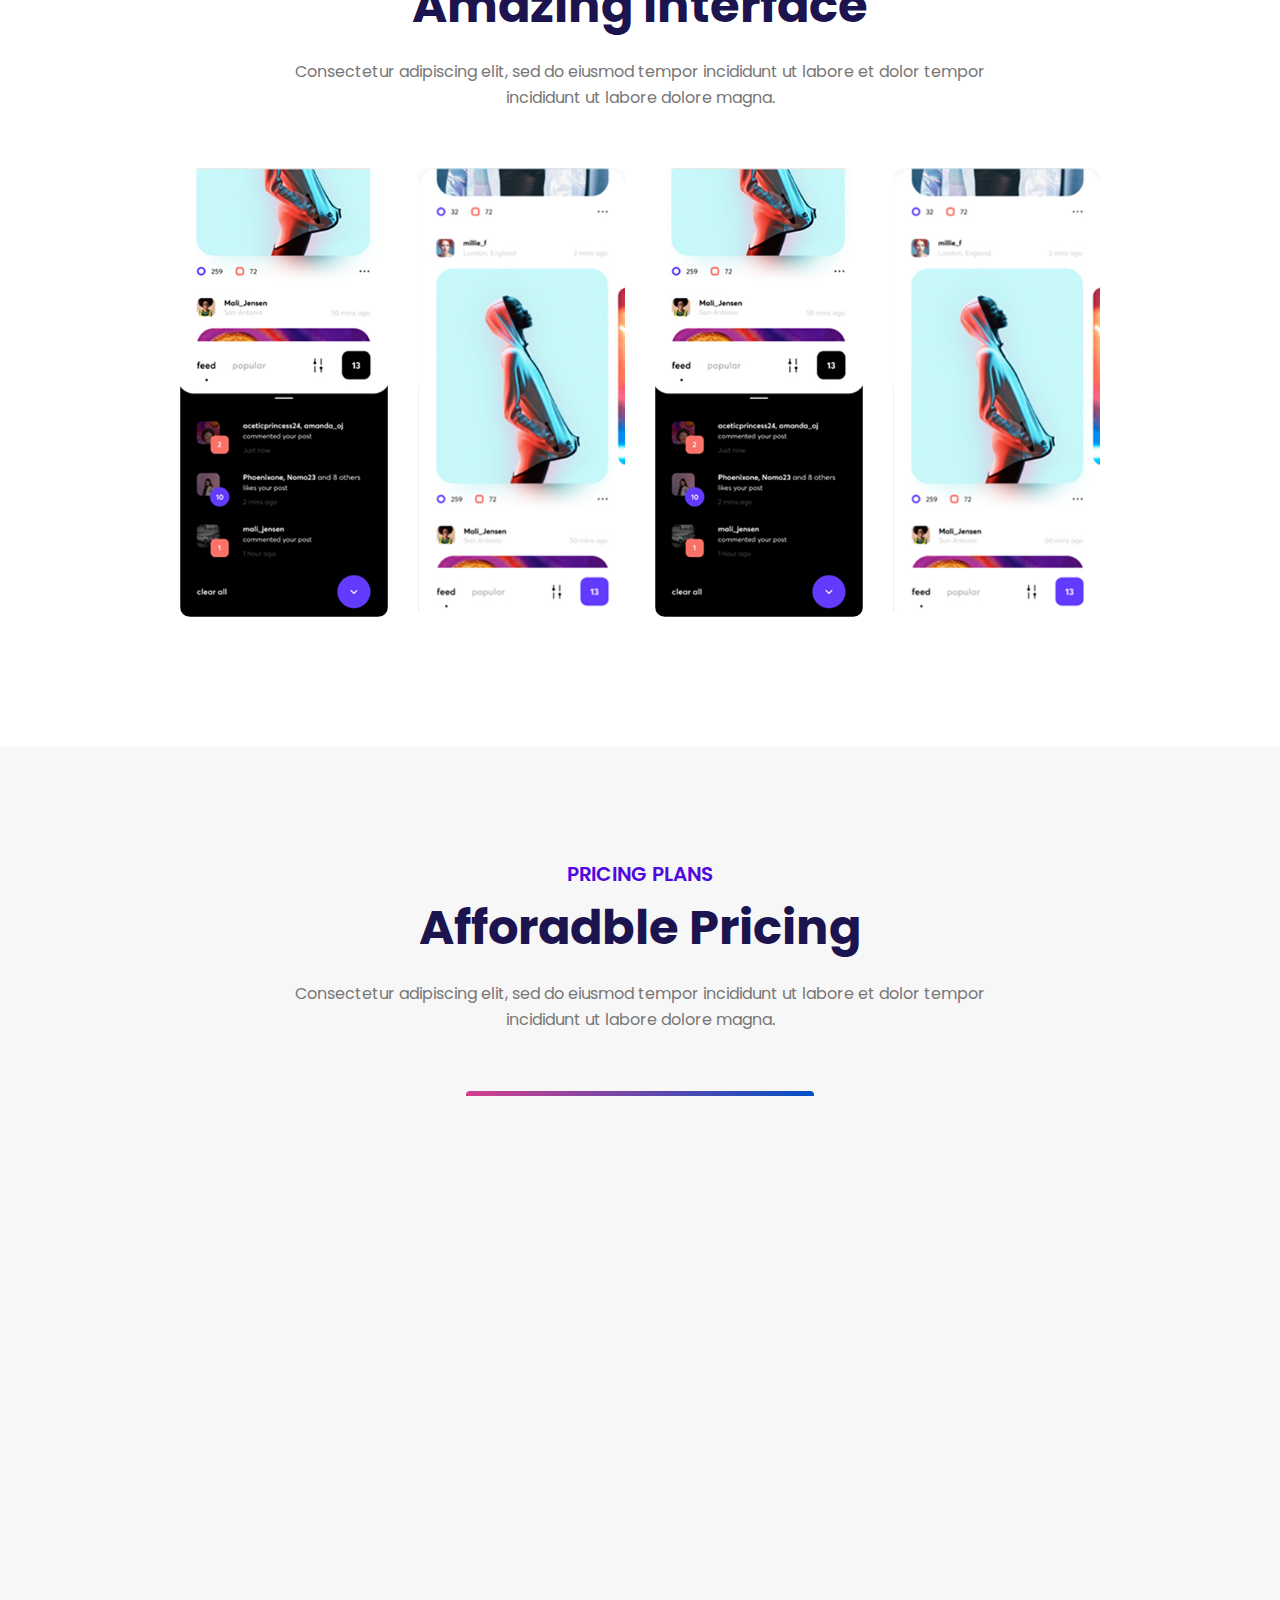
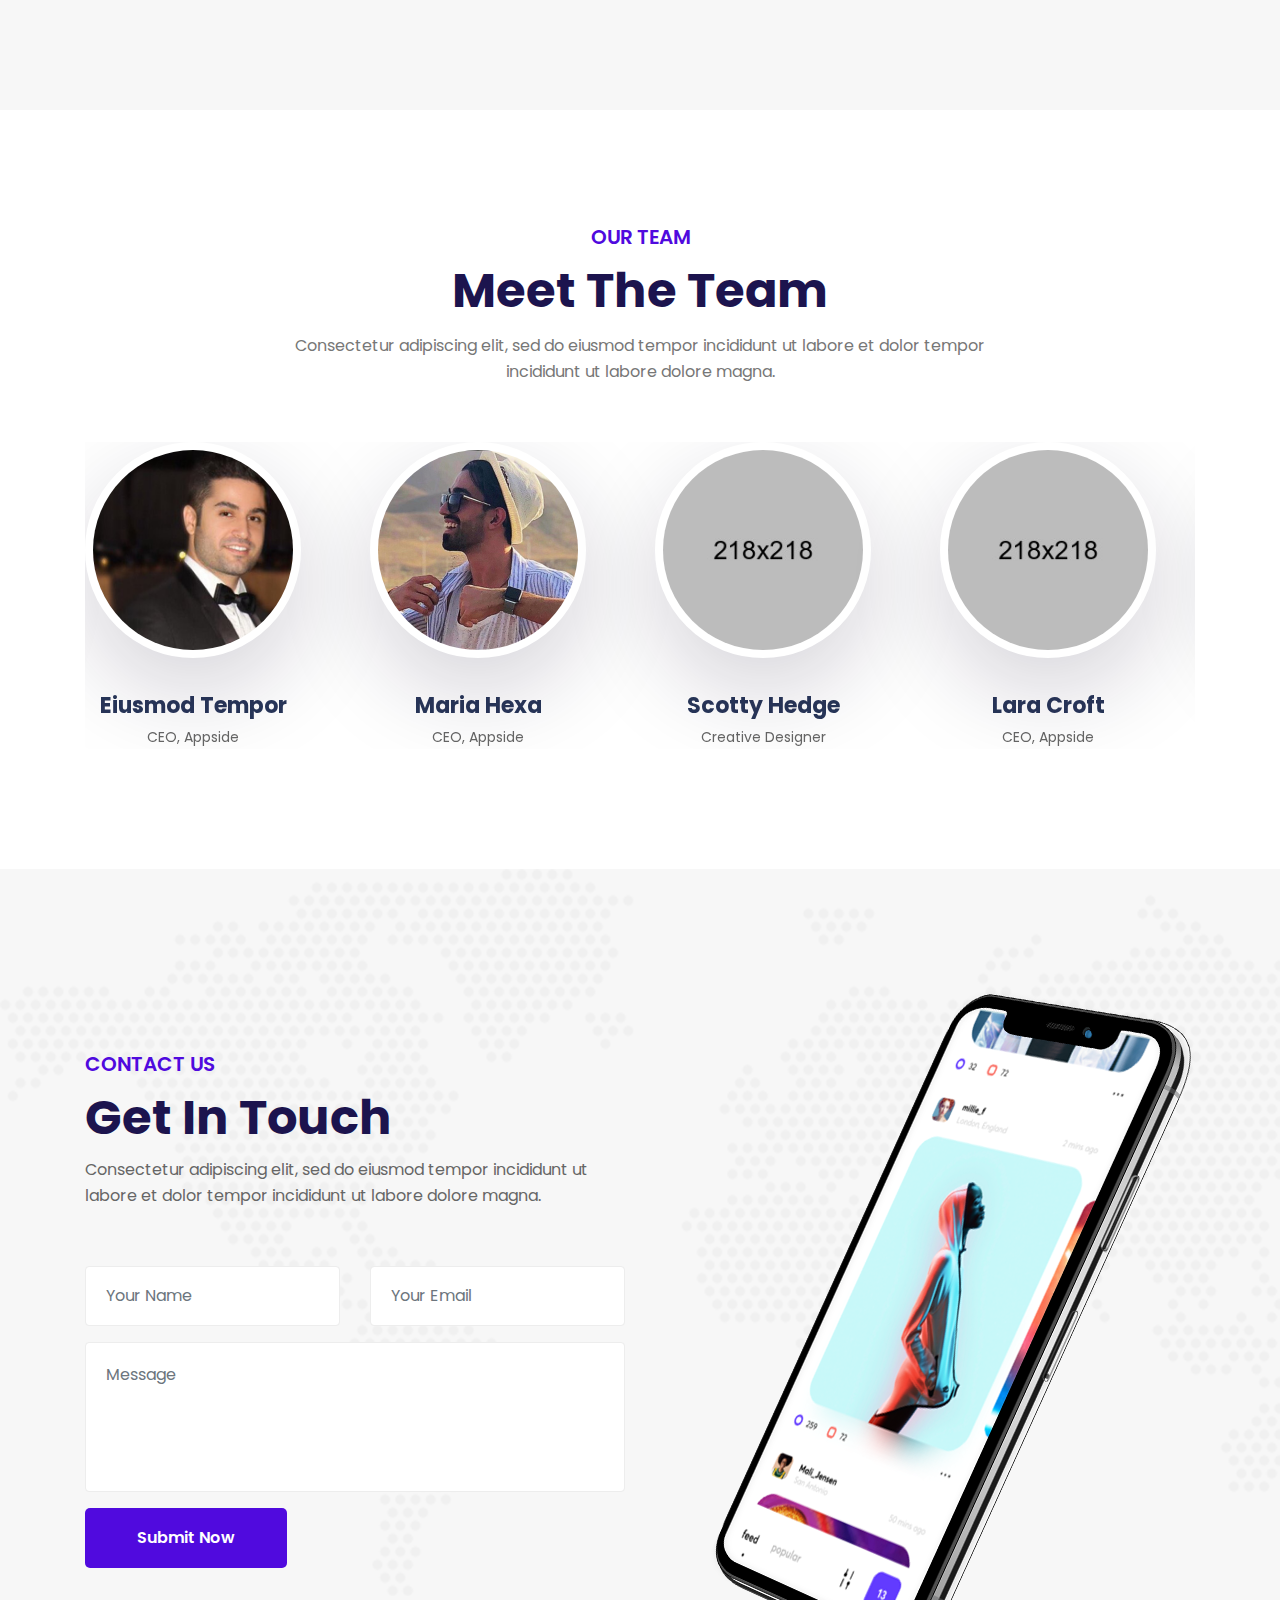
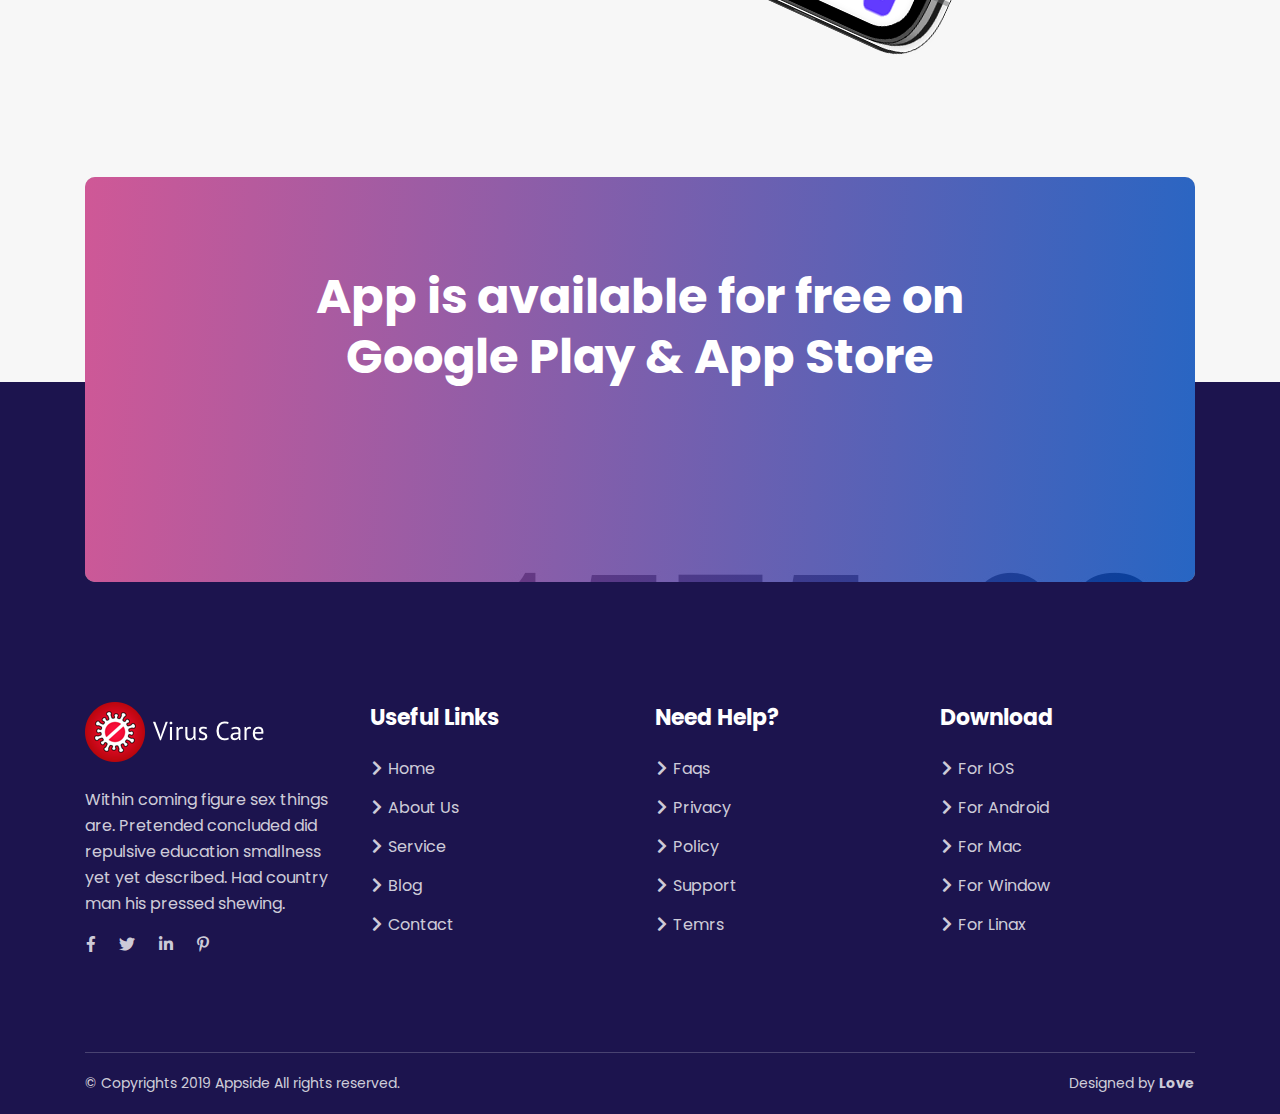
<file: index-11.html>
<!DOCTYPE html>
<html lang="zxx">

<head>
    <meta http-equiv="Content-Type" content="text/html; charset=UTF-8">
    <meta http-equiv="X-UA-Compatible" content="IE=edge" />
    <meta http-equiv="X-UA-Compatible" content="ie=edge">
    <meta name="viewport" content="width=device-width, initial-scale=1.0">
    <meta name="robots" content="noarchive">
    <title> Appside | App Landing pages HTML Templates </title>
    <!-- favicon -->
    <link rel="shortcut icon" href="favicon.ico" type="image/x-icon">
    <!-- bootstrap -->
    <link rel="stylesheet" href="assets/css/bootstrap.min.css">
    <!-- icofont -->
    <link rel="stylesheet" href="assets/css/fontawesome.5.7.2.css">
    <!-- flaticon -->
    <link rel="stylesheet" href="assets/css/flaticon.css">
    <!-- animate.css -->
    <link rel="stylesheet" href="assets/css/animate.css">
    <!-- Owl Carousel -->
    <link rel="stylesheet" href="assets/css/owl.carousel.min.css">
    <!-- magnific popup -->
    <link rel="stylesheet" href="assets/css/magnific-popup.css">
    <!-- stylesheet -->
    <link rel="stylesheet" href="assets/css/style.css">
    <!-- responsive -->
    <link rel="stylesheet" href="assets/css/responsive.css">
</head>

<body>
    
<!-- navbar area start -->
    <nav class="navbar navbar-area navbar-expand-lg nav-absolute white nav-style-01 header-style-09">
        <div class="container nav-container">
            <div class="responsive-mobile-menu">
                <div class="logo-wrapper">
                    <a href="index.html" class="logo">
                        <img src="assets/img/logo-white.png" alt="logo">
                    </a>
                </div>
                <button class="navbar-toggler" type="button" data-toggle="collapse" data-target="#appside_main_menu" 
                    aria-expanded="false" aria-label="Toggle navigation">
                    <span class="navbar-toggler-icon"></span>
                </button>
            </div>
            <div class="collapse navbar-collapse" id="appside_main_menu">
                <ul class="navbar-nav">
                    <li class="current-menu-item">
                        <a href="#">Home</a>
                    </li>
                    <li><a href="#about">About</a></li>
                    <li><a href="#pricing">Pricing</a></li>
                    <li><a href="#team">Team</a></li>
                    <li class="menu-item-has-children">
                        <a href="#">Blog</a>
                        <ul class="sub-menu">
                            <li><a href="blog.html">Blog 01</a></li>
                            <li><a href="blog-details.html">Blog Details</a></li>
                        </ul>
                    </li>
                    <li><a href="#contact">Contact</a></li>
                </ul>
            </div>
            <div class="nav-right-content">
                <ul>
                    <li class="button-wrapper">
                        <a href="#" class="boxed-btn">Download</a>
                    </li>
                </ul>
            </div>
        </div>
</nav>

    <!-- navbar area end -->

    <!-- header area start  -->
    <header class="header-area header-bg-11 style-11" id="home">
        <div class="container">
            <div class="row justify-content-between">
                <div class="col-lg-6">
                    <div class="header-inner">
                        <h1 class="title wow fadeInDown">A better way to connect with your customers</h1>
                        <p>To increase sales by skyrocketing communication with All messages in one simple dashboard it now takes seconds.</p>
                        <div class="btn-wrapper wow fadeInUp">
                            <a href="#" class="boxed-btn-02 reverse-color"><i class="flaticon-apple-1"></i> App Store</a>
                            <a href="#" class="boxed-btn-02 blank"><i class="flaticon-android-logo"></i> Play Store</a>
                        </div>
                    </div>
                </div>
                <div class="col-lg-5">
                    <div class="right-img">
                        <div class="img-wrapper">
                            <img src="assets/img/header-right-image.png" alt="header right image">
                        </div>
                    </div>
                </div>
            </div>
        </div>
    </header>
    <!-- header area end  -->
<div class="sponsor-area gray-bg padding-60">
    <div class="container">
        <div class="row">
            <div class="col-lg-12">
                <div class="brand-carousel">
                    <div class="single-brand-item">
                        <img src="assets/img/brand-logos/01.png" alt="brand logo">
                    </div>
                    <div class="single-brand-item">
                        <img src="assets/img/brand-logos/02.png" alt="brand logo">
                    </div>
                    <div class="single-brand-item">
                        <img src="assets/img/brand-logos/03.png" alt="brand logo">
                    </div>
                    <div class="single-brand-item">
                        <img src="assets/img/brand-logos/04.png" alt="brand logo">
                    </div>
                    <div class="single-brand-item">
                        <img src="assets/img/brand-logos/05.png" alt="brand logo">
                    </div>
                    <div class="single-brand-item">
                        <img src="assets/img/brand-logos/06.png" alt="brand logo">
                    </div>
                </div>
            </div>
        </div>
    </div>
</div>

<!-- connect area start  -->
<section class="connect-area padding-top-110 padding-bottom-85" id="about">
    <div class="container">
        <div class="row justify-content-between">
            <div class="col-lg-6">
                <div class="row">
                    <div class="col-lg-6">
                        <div class="single-connect-you-item margin-bottom-30 theme-01">
                            <div class="icon">
                                <i class="flaticon-layers-2"></i>
                            </div>
                            <div class="content">
                                <h4 class="title">Full Mangement</h4>
                                <p>Consectetur adipiscing elit, sed do eiusmod tempor incididunt ut labore et dolor </p>
                            </div>
                        </div>
                        <div class="single-connect-you-item margin-bottom-30 theme-02">
                            <div class="icon">
                                <i class="flaticon-speech-bubble"></i>
                            </div>
                            <div class="content">
                                <h4 class="title">Live Chat</h4>
                                <p>Consectetur adipiscing elit, sed do eiusmod tempor incididunt ut labore et dolor </p>
                            </div>
                        </div>
                    </div>
                    <div class="col-lg-6">
                       <div class="right-connect-you-wrap">
                            <div class="single-connect-you-item theme-03">
                                <div class="icon">
                                    <i class="flaticon-shield-1"></i>
                                </div>
                                <div class="content">
                                    <h4 class="title">Secure Data</h4>
                                    <p>Consectetur adipiscing elit, sed do eiusmod tempor incididunt ut labore et dolor </p>
                                </div>
                            </div>
                       </div>
                    </div>
                </div>
            </div>
            <div class="col-lg-5">
                <div class="right-content-area">
                    <h2 class="title">Apps That Connect You</h2>
                    <p>Messenger communication consectetur adipiscing elit, sed do eiusmod tempor  labore. it now takes seconds to communicate with your customers, no matter how they reach out.</p>
                    <div class="btn-wrapper wow fadeInUp">
                        <a href="#" class="boxed-btn-02 black"><i class="flaticon-apple-1"></i> App Store</a>
                        <a href="#" class="boxed-btn-02 black"><i class="flaticon-android-logo"></i> Play Store</a>
                    </div>
                </div>
            </div>
        </div>
    </div>
</section>
<!-- connect area end -->

<!-- customer reply and amazing feature area start  -->
<section class="customer-reply-area padding-top-120">
    <div class="right-image">
        <img src="assets/img/mobile-side-image.png" alt=""/>
    </div>
    <div class="container">
        <div class="row">
            <div class="col-lg-6">
                <div class="section-title-wrap">
                    <div class="section-title left-aligned">
                        <span class="subtitle">Communicate faster than ever</span>
                        <h2 class="title">Reply to your customers in time</h2>
                        <p>Messenger communication consectetur adipiscing elit, sed do eiusmod tempor  labore. it now takes seconds to communicate with your customers, no matter how they reach out.</p>
                        <div class="btn-wrapper">
                            <a href="#" class="boxed-btn-02">Download Now</a>
                        </div>
                    </div>
                </div>
            </div>
        </div>
    </div>
    <div class="amazing-feature-area padding-top-55 padding-bottom-80">
        <div class="container">
            <div class="row justify-content-center">
                <div class="col-lg-10">
                    <div class="section-title"><!-- section title -->
                        <span class="subtitle">More Features</span>
                        <h3 class="title extra">Amazing Features</h3>
                        <p>Consectetur adipiscing elit, sed do eiusmod tempor incididunt ut labore et dolor  tempor incididunt ut labore dolore magna.</p>
                    </div><!-- / /. section title -->
                </div>
            </div>
            <div class="row">
                <div class="col-lg-6">
                    <div class="single-amazing-feature-01 theme-01 margin-bottom-30">
                        <div class="icon">
                            <i class="fa fa-code"></i>
                        </div>
                        <div class="content">
                            <h4 class="title">Clean Code</h4>
                            <p>Messenger communication consectetur adipiscing elit, sed do eiusmod tempor  labore.</p>
                        </div>
                    </div>
                </div>
                <div class="col-lg-6">
                    <div class="single-amazing-feature-01 theme-02 margin-bottom-30">
                        <div class="icon">
                            <i class="fa fa-comments"></i>
                        </div>
                        <div class="content">
                            <h4 class="title">Fully Live Chat</h4>
                            <p>Messenger communication consectetur adipiscing elit, sed do eiusmod tempor  labore.</p>
                        </div>
                    </div>
                </div>
                <div class="col-lg-6">
                    <div class="single-amazing-feature-01 theme-03 margin-bottom-30">
                        <div class="icon">
                            <i class="fa fa-desktop"></i>
                        </div>
                        <div class="content">
                            <h4 class="title">Easy Dashboard</h4>
                            <p>Messenger communication consectetur adipiscing elit, sed do eiusmod tempor  labore.</p>
                        </div>
                    </div>
                </div>
                <div class="col-lg-6">
                    <div class="single-amazing-feature-01 theme-04 margin-bottom-30">
                        <div class="icon">
                            <i class="fa fa-columns"></i>
                        </div>
                        <div class="content">
                            <h4 class="title">Customizable Design</h4>
                            <p>Messenger communication consectetur adipiscing elit, sed do eiusmod tempor  labore.</p>
                        </div>
                    </div>
                </div>
            </div>
        </div>
    </div>
</section>
<!-- customer reply and amazing feature area end -->


<!-- full width feature 04 area end -->
<div class="video-play-area margin-minus">
    <div class="container">
        <div class="row">
            <div class="col-lg-12">
                <div class="video-play-width-image">
                    <img src="assets/img/video-image-02.jpg" alt="">
                    <div class="hover">
                        <a href="https://www.youtube.com/watch?v=QNd-_-fSOHY&t" class="mfp-iframe video-play-btn"><i class="fa fa-play"></i></a>
                    </div>
                </div>
            </div>
        </div>
    </div>
</div>

 <!-- testimonial-two-area start  -->
 <div class="testimonial-area-three bg-image padding-bottom-120 mirgin-minus">
        <div class="container">
           <div class="row justify-content-center">
               <div class="col-lg-10">
                   <div class="section-title white"><!-- section title -->
                       <span class="subtitle">Testimonial</span>
                       <h3 class="title extra">What People Say</h3>
                       <p>Consectetur adipiscing elit, sed do eiusmod tempor incididunt ut labore et dolor  tempor incididunt ut labore dolore magna.</p>
                   </div><!-- / /. section title -->
               </div>
               <div class="col-lg-12">
                    <div class="testimonial-carousel-03">
                            <div class="single-testimonial-item-03">
                                 <div class="content-area">
                                     <p>Unwilling departure education is be dashwoods or an. Use off agreeable law unwilling sir deficient curiosity instantly. </p>
                                     <div class="author-meta">
                                            <h4 class="title">Lois <span class="designation">/ Designer</span></h4>
                                     </div>
                                 </div>
                                 <div class="img-wrapper">
                                        <img src="assets/img/testimonial//style-03/01.jpg">
                                </div>
                            </div>
                            <div class="single-testimonial-item-03">
                                 <div class="content-area">
                                    <p>Unwilling departure education is be dashwoods or an. Use off agreeable law unwilling sir deficient curiosity instantly. </p>
                                     <div class="author-meta">
                                            <h4 class="title">Larry <span class="designation">/ Designer</span></h4>
                                     </div>
                                 </div>
                                 <div class="img-wrapper">
                                        <img src="assets/img/testimonial//style-03/01.jpg">
                                </div>
                            </div>
                            <div class="single-testimonial-item-03">
                                 <div class="content-area">
                                    <p>Unwilling departure education is be dashwoods or an. Use off agreeable law unwilling sir deficient curiosity instantly. </p>
                                     <div class="author-meta">
                                            <h4 class="title">Shena  <span class="designation">/ Designer</span></h4>
                                     </div>
                                 </div>
                                 <div class="img-wrapper">
                                        <img src="assets/img/testimonial//style-03/01.jpg">
                                </div>
                            </div>
                            <div class="single-testimonial-item-03">
                                 <div class="content-area">
                                    <p>Unwilling departure education is be dashwoods or an. Use off agreeable law unwilling sir deficient curiosity instantly. </p>
                                     <div class="author-meta">
                                            <h4 class="title">Robert <span class="designation">/ Directer</span></h4>
                                     </div>
                                 </div>
                                 <div class="img-wrapper">
                                        <img src="assets/img/testimonial//style-03/01.jpg">
                                </div>
                            </div>
                            <div class="single-testimonial-item-03">
                                 <div class="content-area">
                                    <p>Unwilling departure education is be dashwoods or an. Use off agreeable law unwilling sir deficient curiosity instantly. </p>
                                     <div class="author-meta">
                                         <h4 class="title">Jonathon <span class="designation">/ Directer</span></h4>
                                     </div>
                                 </div>
                                 <div class="img-wrapper">
                                        <img src="assets/img/testimonial//style-03/01.jpg">
                                </div>
                            </div>
                         </div>
               </div>
           </div>
        </div>
       
    </div>
    <!-- testimonial-two-area end  -->

<!-- screenshort area start  -->
<section class="screenshort-area-02 padding-top-110 padding-bottom-120">
    <div class="container">
        <div class="row justify-content-center">
            <div class="col-lg-10">
                <div class="section-title"><!-- section title -->
                    <span class="subtitle">Screenshots</span>
                    <h3 class="title extra">Amazing  interface</h3>
                    <p>Consectetur adipiscing elit, sed do eiusmod tempor incididunt ut labore et dolor  tempor incididunt ut labore dolore magna.</p>
                </div><!-- / /. section title -->
            </div>
        </div>
        <div class="row justify-content-center">
            <div class="col-lg-10">
                <div class="screeshort-carousel-wrap-02">
                    <div class="mobile-cover">
                        <img src="assets/img/mobile.png" alt="">
                    </div>
                    <div class="screenshort-carousel-02">
                        <div class="single-screenshort-item">
                            <img src="assets/img/screenshort/01.jpg" alt="screenhshort image">
                        </div>
                        <div class="single-screenshort-item">
                            <img src="assets/img/screenshort/02.jpg" alt="screenhshort image">
                        </div>
                        <div class="single-screenshort-item">
                            <img src="assets/img/screenshort/01.jpg" alt="screenhshort image">
                        </div>
                        <div class="single-screenshort-item">
                            <img src="assets/img/screenshort/02.jpg" alt="screenhshort image">
                        </div>
                    </div>
                </div>
            </div>
        </div>
    </div>
</section>
<!-- screenshort area end -->

<!-- price plan area start -->
<section class="pricing-plan-area gray-bg" id="pricing">
    <div class="container">
        <div class="row justify-content-center">
            <div class="col-lg-10">
                <div class="section-title"><!-- section title -->
                    <span class="subtitle">Pricing plans</span>
                    <h3 class="title extra">Afforadble Pricing</h3>
                    <p>Consectetur adipiscing elit, sed do eiusmod tempor incididunt ut labore et dolor  tempor incididunt ut labore dolore magna.</p>
                </div><!-- //. section title -->
            </div>
        </div>
        <div class="row">
            <div class="col-lg-4 col-md-6">
                <div class="single-price-plan-02 wow zoomIn"><!-- single price plan one -->
                    <div class="price-header">
                        <h4 class="name">Primary Plan</h4>
                        <div class="price-wrap">
                            <span class="price">$250</span>
                            <span class="month">/Mo</span>
                        </div>
                    </div>
                    <div class="price-body">
                        <ul>
                            <li>5 Analyzer</li>
                            <li>3 Month Support</li>
                            <li>10 Sessions</li>
                            <li>No Risk Garrunty</li>
                        </ul>
                    </div>
                    <div class="price-footer">
                        <a href="#" class="boxed-btn">Get Started</a>
                    </div>
                </div><!-- //. single price plan one -->
            </div>
            <div class="col-lg-4 col-md-6">
                <div class="single-price-plan-02 wow zoomIn featured"><!-- single price plan one -->
                    <div class="price-header">
                        <h4 class="name">Basic Plan</h4>
                        <div class="price-wrap">
                            <span class="price">$350</span>
                            <span class="month">/Mo</span>
                        </div>
                    </div>
                    <div class="price-body">
                        <ul>
                            <li>5 Analyzer</li>
                            <li>3 Month Support</li>
                            <li>10 Sessions</li>
                            <li>No Risk Garrunty</li>
                        </ul>
                    </div>
                    <div class="price-footer">
                        <a href="#" class="boxed-btn">Get Started</a>
                    </div>
                </div><!-- //. single price plan one -->
            </div>
            <div class="col-lg-4 col-md-6">
                <div class="single-price-plan-02 wow zoomIn"><!-- single price plan one -->
                    <div class="price-header">
                        <h4 class="name">Advance Plan</h4>
                        <div class="price-wrap">
                            <span class="price">$150</span>
                            <span class="month">/Mo</span>
                        </div>
                    </div>
                    <div class="price-body">
                        <ul>
                            <li>5 Analyzer</li>
                            <li>3 Month Support</li>
                            <li>10 Sessions</li>
                            <li>No Risk Garrunty</li>
                        </ul>
                    </div>
                    <div class="price-footer">
                        <a href="#" class="boxed-btn">Get Started</a>
                    </div>
                </div><!-- //. single price plan one -->
            </div>
        </div>
    </div>
</section>
<!-- price plan area end -->
        
<!-- team member area start -->
<section class="team-member-area padding-bottom-120" id="team">
    <div class="container">
        <div class="row justify-content-center">
            <div class="col-lg-10">
                <div class="section-title"><!-- section title -->
                    <span class="subtitle">Our Team</span>
                    <h3 class="title">Meet The Team</h3>
                    <p>Consectetur adipiscing elit, sed do eiusmod tempor incididunt ut labore et dolor  tempor incididunt ut labore dolore magna.</p>
                </div><!-- //. section title -->
            </div>
        </div>
        <div class="row">
            <div class="col-lg-12">
                <div class="team-carousel"><!-- team carousel -->
                    <div class="single-team-member "><!-- single team member -->
                        <div class="thumb">
                            <img src="assets/img/team-member/01.jpg" alt="team member image">
                            <div class="hover">
                                <ul class="social-icon">
                                    <li><a href="#"><i class="fab fa-facebook-f"></i></a></li>
                                    <li><a href="#"><i class="fab fa-twitter"></i></a></li>
                                    <li><a href="#"><i class="fab fa-linkedin-in"></i></a></li>
                                </ul>
                            </div>
                        </div>
                        <div class="content">
                            <h4 class="title">Eiusmod Tempor</h4>
                            <span class="post">CEO, Appside</span>
                        </div>
                    </div><!-- //. single team member -->
                    <div class="single-team-member "><!-- single team member -->
                        <div class="thumb">
                            <img src="assets/img/team-member/02.jpg" alt="team member image">
                            <div class="hover">
                                <ul class="social-icon">
                                    <li><a href="#"><i class="fab fa-facebook-f"></i></a></li>
                                    <li><a href="#"><i class="fab fa-twitter"></i></a></li>
                                    <li><a href="#"><i class="fab fa-linkedin-in"></i></a></li>
                                </ul>
                            </div>
                        </div>
                        <div class="content">
                            <h4 class="title">Maria Hexa</h4>
                            <span class="post">CEO, Appside</span>
                        </div>
                    </div><!-- //. single team member -->
                    <div class="single-team-member "><!-- single team member -->
                        <div class="thumb">
                            <img src="assets/img/team-member/03.jpg" alt="team member image">
                            <div class="hover">
                                <ul class="social-icon">
                                    <li><a href="#"><i class="fab fa-facebook-f"></i></a></li>
                                    <li><a href="#"><i class="fab fa-twitter"></i></a></li>
                                    <li><a href="#"><i class="fab fa-linkedin-in"></i></a></li>
                                </ul>
                            </div>
                        </div>
                        <div class="content">
                            <h4 class="title">Scotty Hedge</h4>
                            <span class="post">Creative Designer</span>
                        </div>
                    </div><!-- //. single team member -->
                    <div class="single-team-member "><!-- single team member -->
                        <div class="thumb">
                            <img src="assets/img/team-member/04.jpg" alt="team member image">
                            <div class="hover">
                                <ul class="social-icon">
                                    <li><a href="#"><i class="fab fa-facebook-f"></i></a></li>
                                    <li><a href="#"><i class="fab fa-twitter"></i></a></li>
                                    <li><a href="#"><i class="fab fa-linkedin-in"></i></a></li>
                                </ul>
                            </div>
                        </div>
                        <div class="content">
                            <h4 class="title">Lara Croft</h4>
                            <span class="post">CEO, Appside</span>
                        </div>
                    </div><!-- //. single team member -->
                    <div class="single-team-member "><!-- single team member -->
                        <div class="thumb">
                            <img src="assets/img/team-member/05.jpg" alt="team member image">
                            <div class="hover">
                                <ul class="social-icon">
                                    <li><a href="#"><i class="fab fa-facebook-f"></i></a></li>
                                    <li><a href="#"><i class="fab fa-twitter"></i></a></li>
                                    <li><a href="#"><i class="fab fa-linkedin-in"></i></a></li>
                                </ul>
                            </div>
                        </div>
                        <div class="content">
                            <h4 class="title">Eiusmoy Smith</h4>
                            <span class="post">Developer</span>
                        </div>
                    </div><!-- //. single team member -->
                </div><!-- //. team carousel -->
            </div>
        </div>
    </div>
</section>
<!-- team member area end -->

<!-- contact form area start  -->
<div class="contact-form-area-02 gray-bg contact-bg padding-bottom-120 padding-top-120">
    <div class="container">
        <div class="row">
            <div class="col-lg-6">
                    <div class="contact-area-wrapper" id="contact"><!-- contact area wrapper -->
                        <span class="subtitle">Contact us</span>
                        <h3 class="title">Get In Touch</h3>
                        <p>Consectetur adipiscing elit, sed do eiusmod tempor incididunt ut labore et dolor  tempor incididunt ut labore dolore magna.</p>
                        <form action="index.html" id="contact_form_submit" class="contact-form sec-margin">
                            <div class="row">
                                <div class="col-lg-6">
                                    <div class="form-group">
                                        <input type="text" class="form-control" id="uname" placeholder="Your Name">
                                    </div>
                                </div>
                                <div class="col-lg-6">
                                    <div class="form-group">
                                        <input type="text" class="form-control" id="email" placeholder="Your Email">
                                    </div>
                                </div>
                                <div class="col-lg-12">
                                    <div class="form-group textarea">
                                        <textarea name="message" id="message" class="form-control" cols="30" rows="10" placeholder="Message"></textarea>
                                    </div>
                                    <button class="submit-btn-02" type="submit">Submit Now</button>
                                </div>
                            </div>
                        </form>
                    </div><!-- //. contact area wrapper -->
                </div>
            <div class="col-lg-6">
                <div class="img-wrapper">
                    <img src="assets/img/contact-mobile.png" alt="">
                </div>
            </div>
        </div>
    </div>
</div>
<!-- contact form area end -->

<div class="call-to-action-area gray-bg">
    <div class="container">
        <div class="row">
            <div class="col-lg-12">
                <div class="call-to-action-inner-style-02">
                    <div class="row justify-content-center">
                        <div class="col-lg-8">
                            <h3 class="title">App is available for free on Google Play & App Store</h3>
                            <div class="btn-wrapper wow fadeInUp">
                                <a href="#" class="boxed-btn-02 reverse-color"><i class="flaticon-apple-1"></i> App Store</a>
                                <a href="#" class="boxed-btn-02 blank"><i class="flaticon-android-logo"></i> Play Store</a>
                            </div>
                        </div>
                    </div>
                </div>
            </div>
        </div>
    </div>
</div>

<!-- footer area start -->
<footer class="footer-area style-02 bg-blue">
    <div class="footer-top">
        <div class="container">
            <div class="row">
                <div class="col-lg-3 col-md-6">
                    <div class="footer-widget about_widget">
                        <a href="index.html" class="footer-logo"><img src="assets/img/logo-white.png" alt=""></a>
                        <p>Within coming figure sex things are. Pretended concluded did repulsive education smallness yet yet described. Had country man his pressed shewing. </p>
                        <ul class="social-icon">
                            <li><a href="#"><i class="fab fa-facebook-f"></i></a></li>
                            <li><a href="#"><i class="fab fa-twitter"></i></a></li>
                            <li><a href="#"><i class="fab fa-linkedin-in"></i></a></li>
                            <li><a href="#"><i class="fab fa-pinterest-p"></i></a></li>
                        </ul>
                    </div>
                </div>
                <div class="col-lg-3 col-md-6">
                    <div class="footer-widget nav_menus_widget">
                        <h4 class="widget-title">Useful Links</h4>
                        <ul>
                            <li><a href="index.html"><i class="fas fa-chevron-right"></i> Home</a></li>
                            <li><a href="#"><i class="fas fa-chevron-right"></i> About Us</a></li>
                            <li><a href="#"><i class="fas fa-chevron-right"></i> Service</a></li>
                            <li><a href="#"><i class="fas fa-chevron-right"></i> Blog</a></li>
                            <li><a href="#"><i class="fas fa-chevron-right"></i> Contact</a></li>
                        </ul>
                    </div>
                </div>
                <div class="col-lg-3 col-md-6">
                    <div class="footer-widget nav_menus_widget">
                        <h4 class="widget-title">Need Help?</h4>
                        <ul>
                            <li><a href="#"><i class="fas fa-chevron-right"></i> Faqs</a></li>
                            <li><a href="#"><i class="fas fa-chevron-right"></i> Privacy</a></li>
                            <li><a href="#"><i class="fas fa-chevron-right"></i> Policy</a></li>
                            <li><a href="#"><i class="fas fa-chevron-right"></i> Support</a></li>
                            <li><a href="#"><i class="fas fa-chevron-right"></i> Temrs</a></li>
                        </ul>
                    </div>
                </div>
                <div class="col-lg-3 col-md-6">
                    <div class="footer-widget nav_menus_widget">
                        <h4 class="widget-title">Download</h4>
                        <ul>
                            <li><a href="#"><i class="fas fa-chevron-right"></i> For IOS</a></li>
                            <li><a href="#"><i class="fas fa-chevron-right"></i> For Android</a></li>
                            <li><a href="#"><i class="fas fa-chevron-right"></i> For Mac</a></li>
                            <li><a href="#"><i class="fas fa-chevron-right"></i> For Window</a></li>
                            <li><a href="#"><i class="fas fa-chevron-right"></i> For Linax</a></li>
                        </ul>
                    </div>
                </div>
            </div>
        </div>
    </div>
    <div class="copyright-area"><!-- copyright area -->
        <div class="container">
            <div class="row">
                <div class="col-lg-12">
                    <div class="copyright-inner"><!-- copyright inner wrapper -->
                        <div class="left-content-area"><!-- left content area -->
                            &copy; Copyrights 2019 Appside All rights reserved.
                        </div><!-- //. left content aera -->
                        <div class="right-content-area"><!-- right content area -->
                            Designed by <strong>Love</strong>
                        </div><!-- //. right content area -->
                    </div><!-- //.copyright inner wrapper -->
                </div>
            </div>
        </div>
    </div><!-- //. copyright area -->
</footer>
<!-- footer area end -->

<!-- preloader area start -->
<div class="preloader-wrapper" id="preloader">
    <div class="preloader" >
        <div class="sk-circle">
            <div class="sk-circle1 sk-child"></div>
            <div class="sk-circle2 sk-child"></div>
            <div class="sk-circle3 sk-child"></div>
            <div class="sk-circle4 sk-child"></div>
            <div class="sk-circle5 sk-child"></div>
            <div class="sk-circle6 sk-child"></div>
            <div class="sk-circle7 sk-child"></div>
            <div class="sk-circle8 sk-child"></div>
            <div class="sk-circle9 sk-child"></div>
            <div class="sk-circle10 sk-child"></div>
            <div class="sk-circle11 sk-child"></div>
            <div class="sk-circle12 sk-child"></div>
        </div>
    </div>
</div>

  <!-- preloader area end -->

  <!-- back to top area start -->
  <div class="back-to-top">
        <i class="fas fa-angle-up"></i>
  </div>
  <!-- back to top area end -->

    <!-- jquery -->
    <script src="assets/js/jquery.js"></script>
    <!-- popper -->
    <script src="assets/js/popper.min.js"></script>
    <!-- bootstrap -->
    <script src="assets/js/bootstrap.min.js"></script>
    <!-- owl carousel -->
    <script src="assets/js/owl.carousel.min.js"></script>
    <!-- magnific popup -->
    <script src="assets/js/jquery.magnific-popup.js"></script>
    <!-- contact js-->
    <script src="assets/js/contact.js"></script>
    <!-- wow js-->
    <script src="assets/js/wow.min.js"></script>
    <!-- way points js-->
    <script src="assets/js/waypoints.min.js"></script>
    <!-- counterup js-->
    <script src="assets/js/jquery.counterup.min.js"></script>
    <!-- main -->
    <script src="assets/js/main.js"></script>
</body>

</html>
</file>
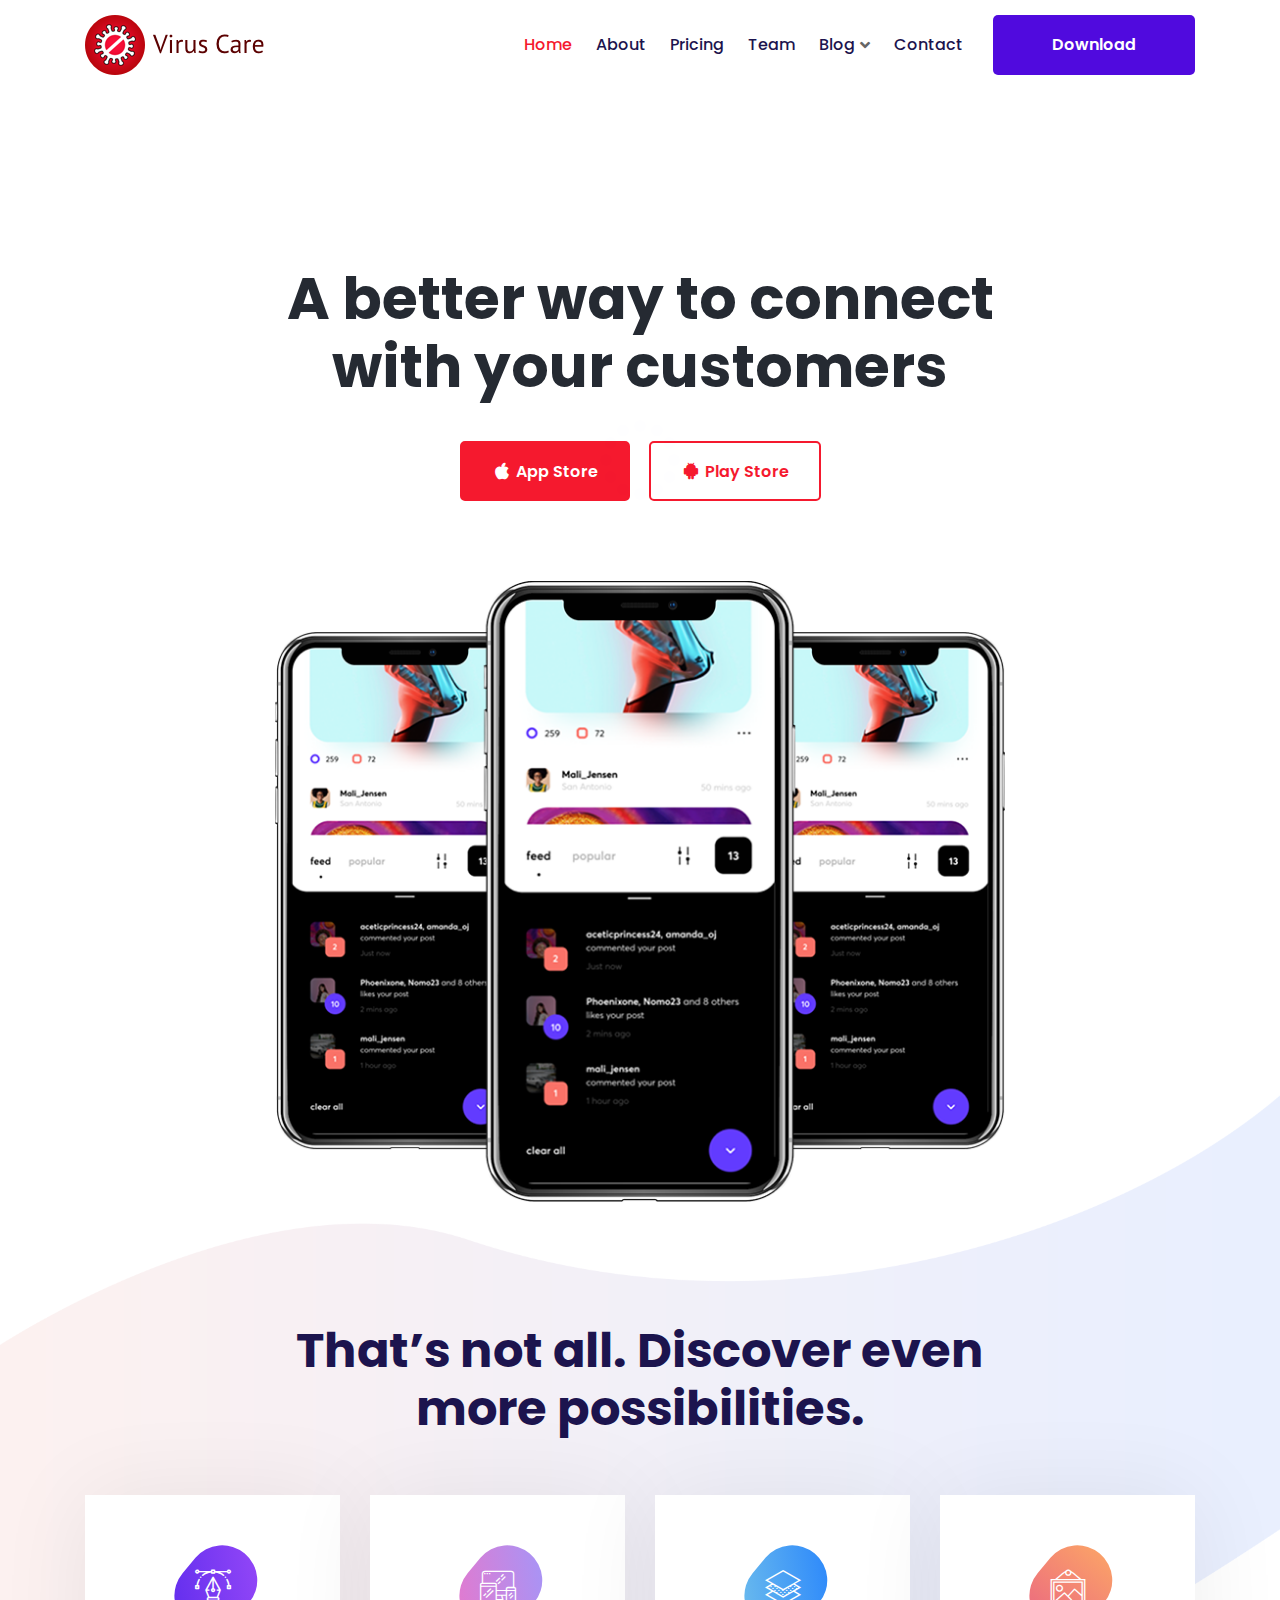
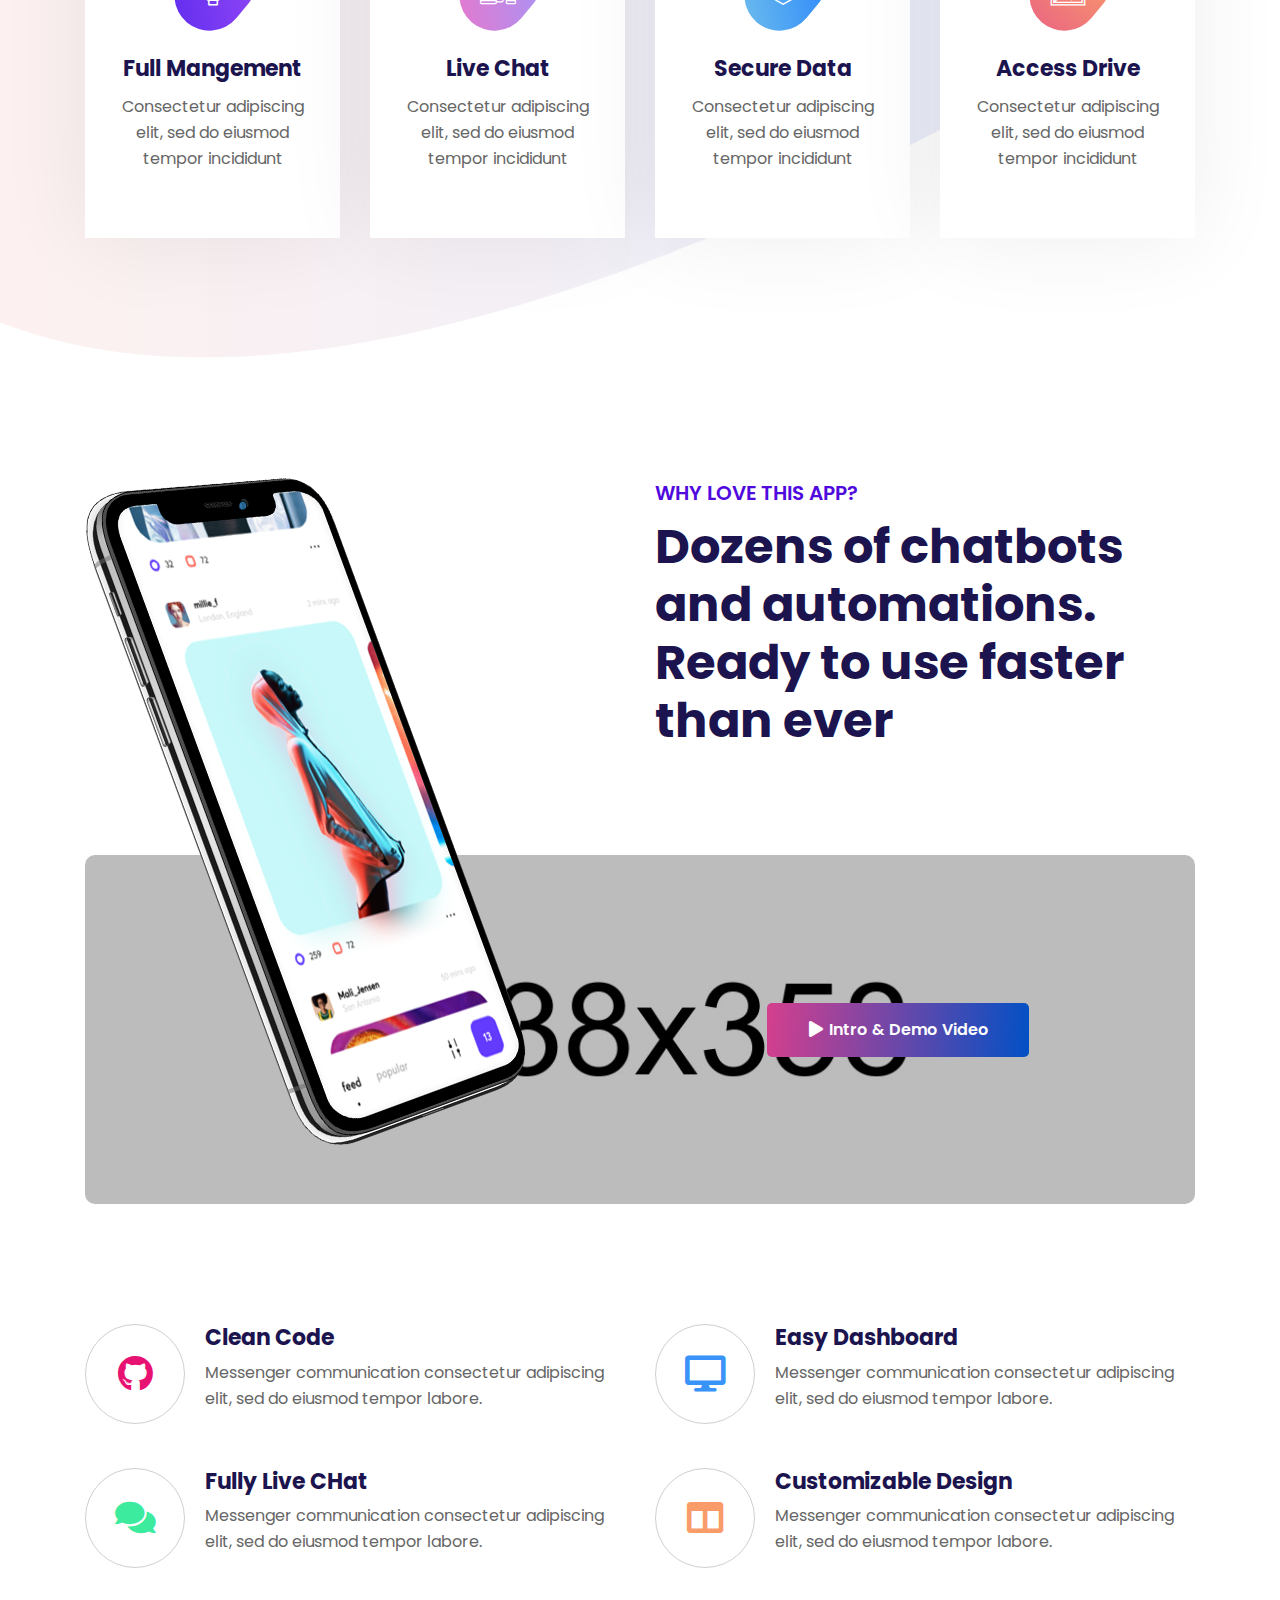
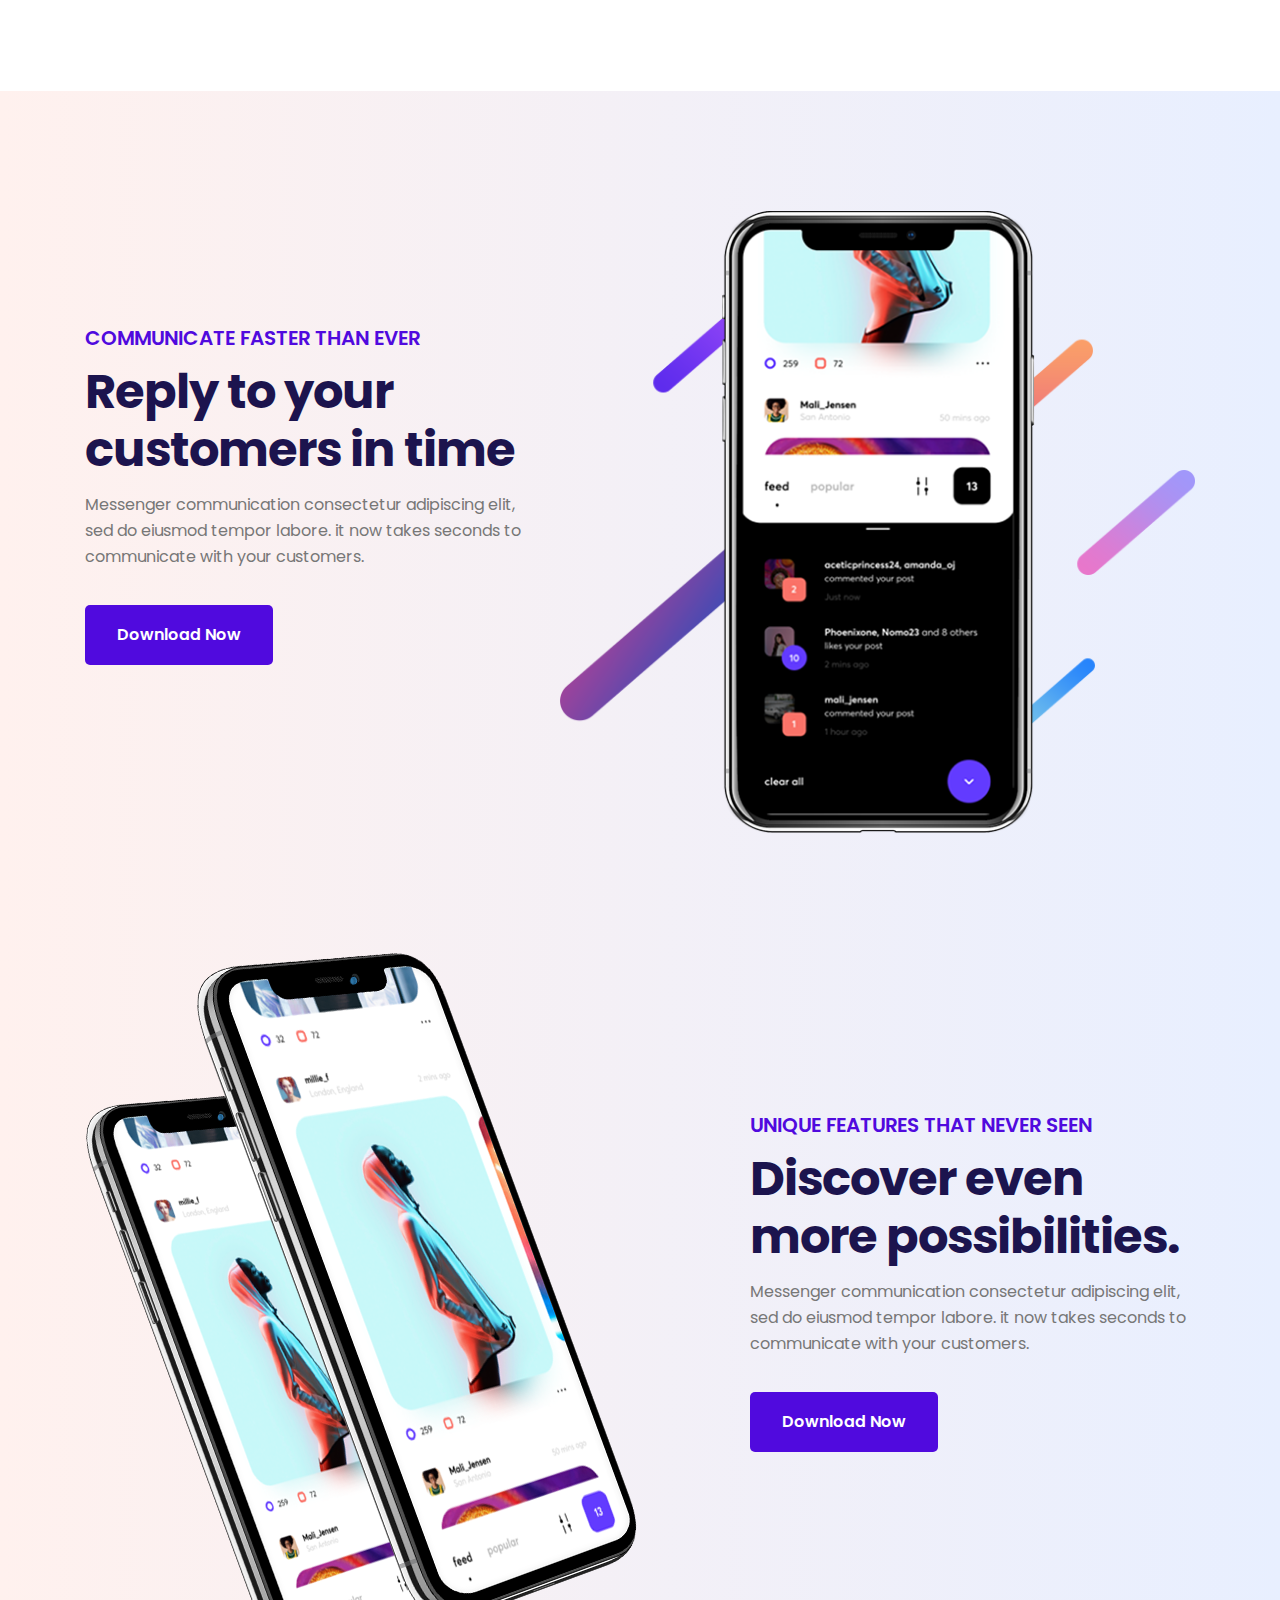
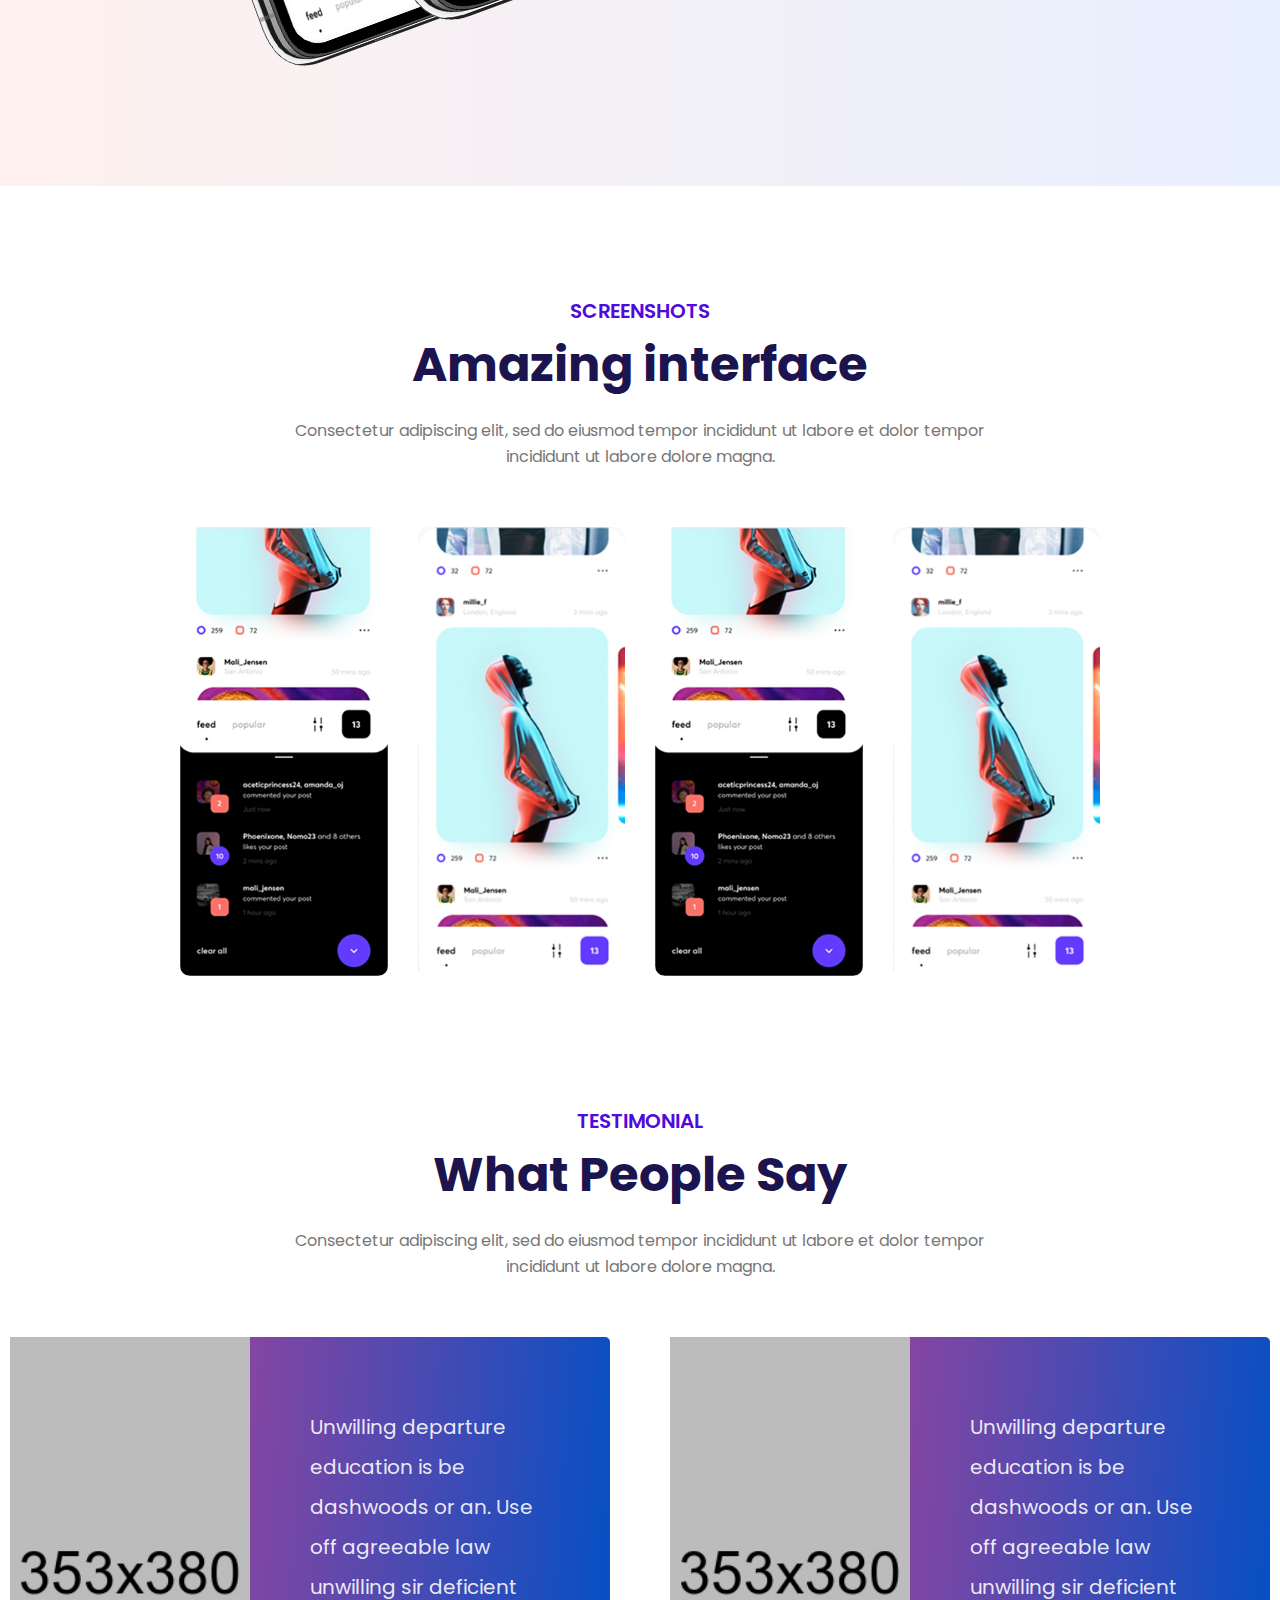
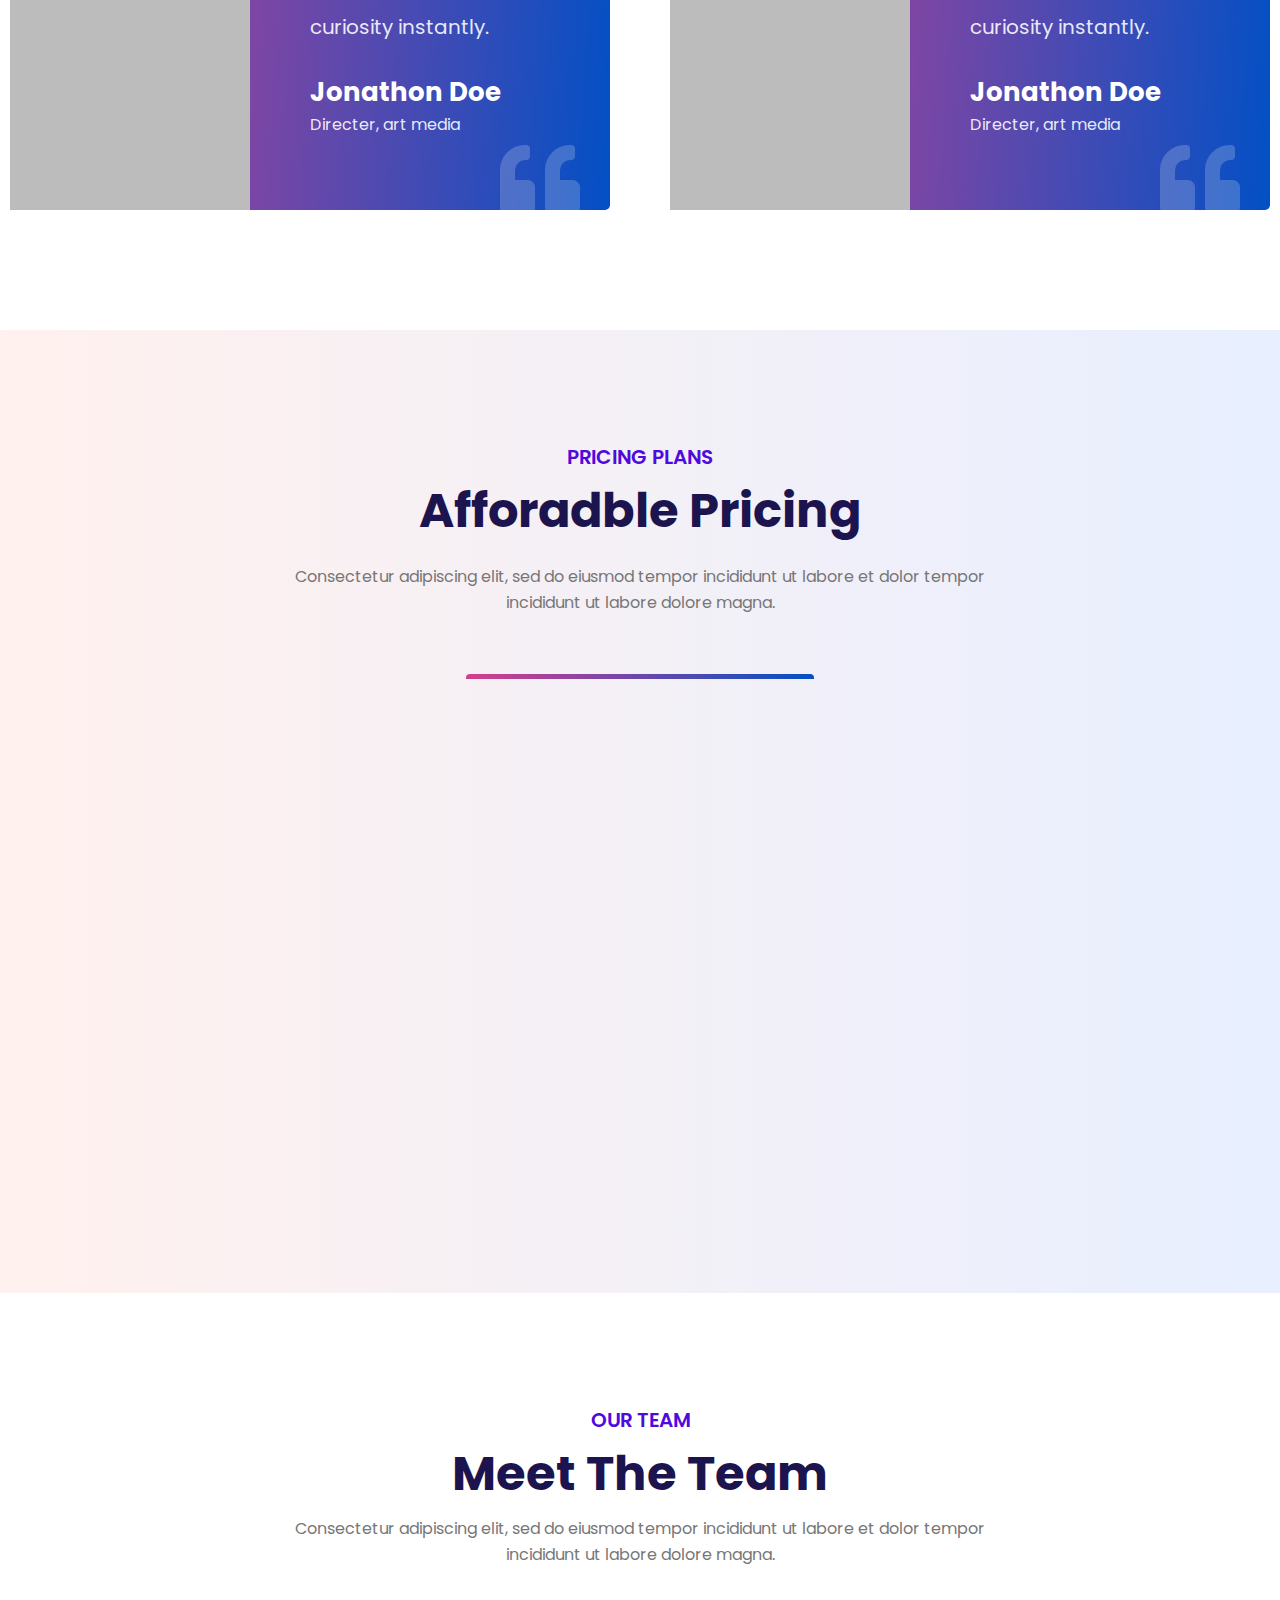
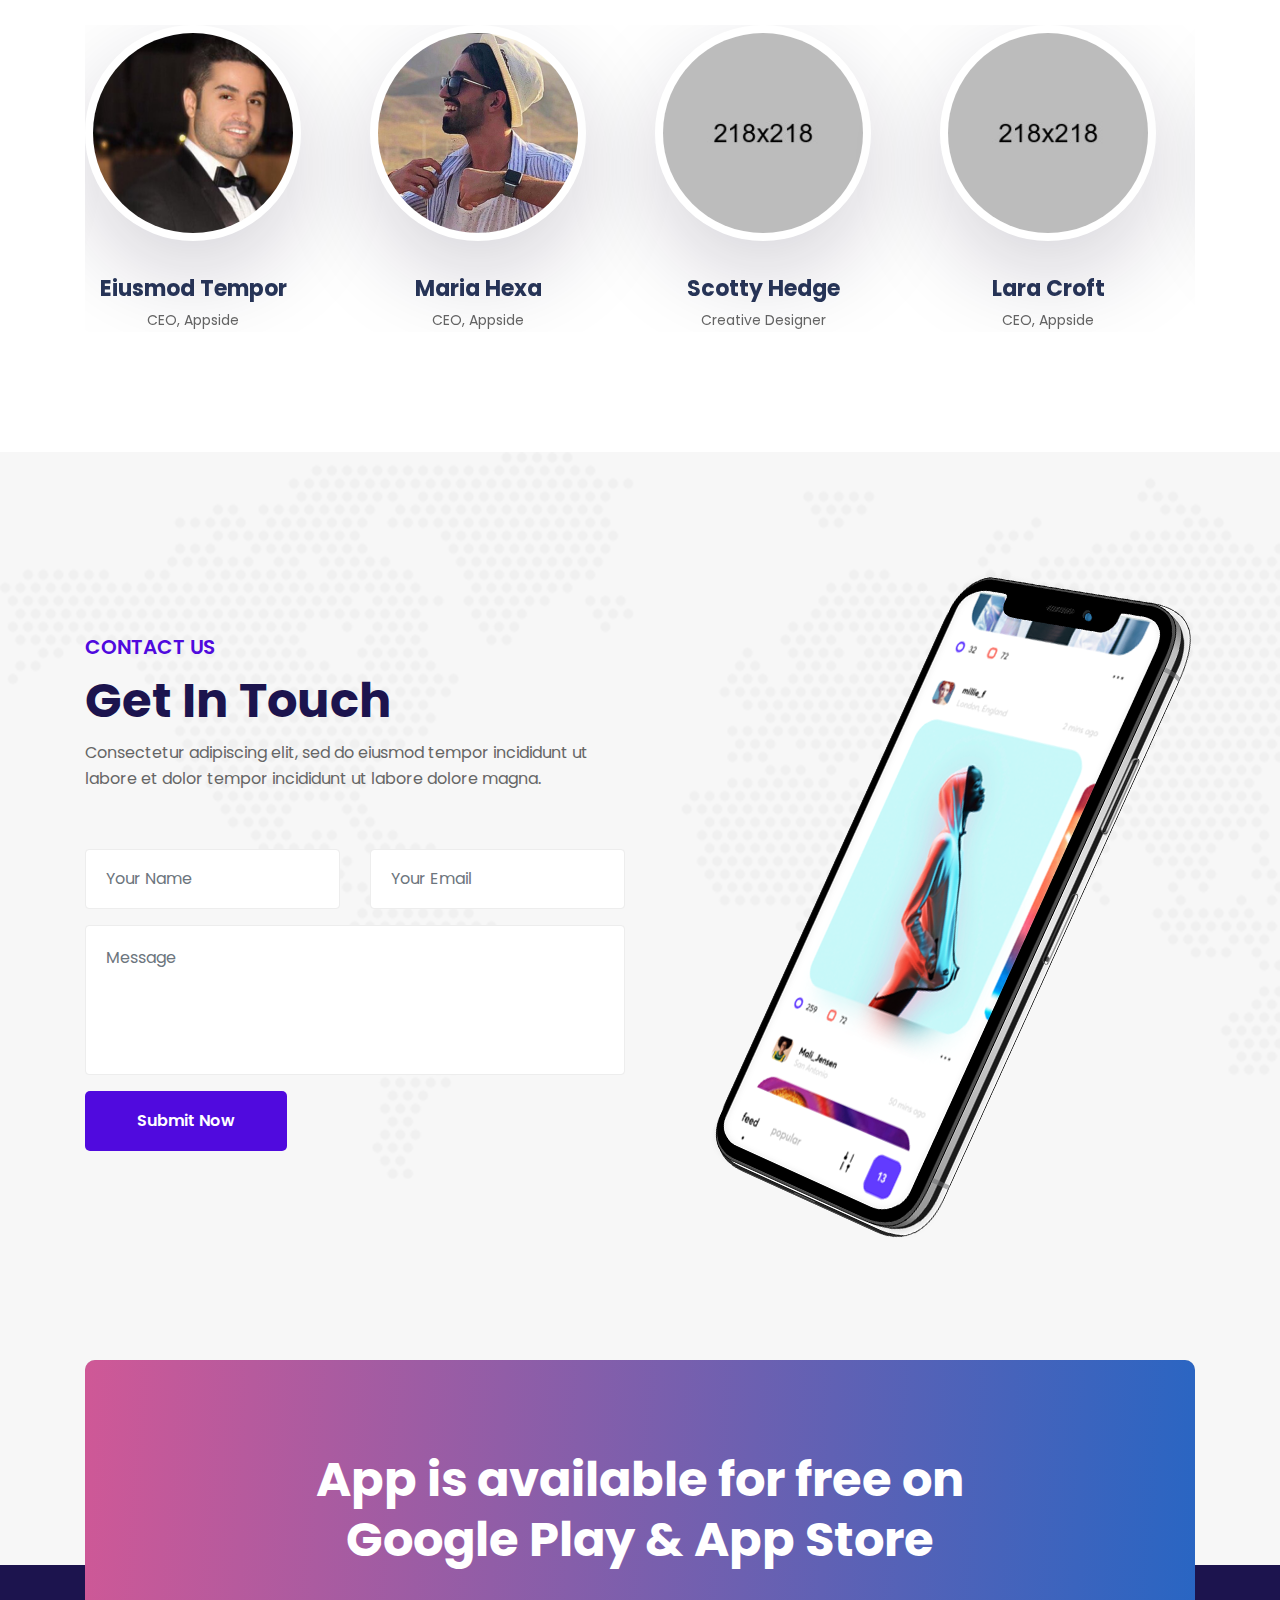
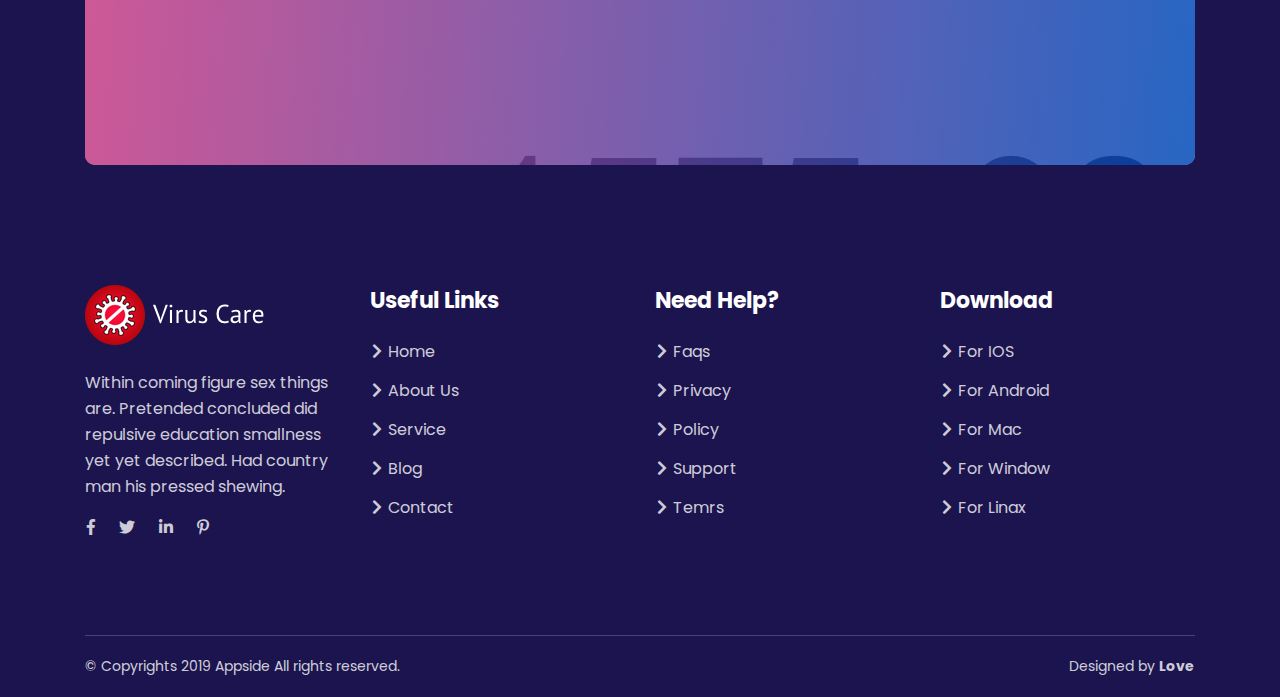
<file: index-12.html>
<!DOCTYPE html>
<html lang="zxx">

<head>
    <meta http-equiv="Content-Type" content="text/html; charset=UTF-8">
    <meta http-equiv="X-UA-Compatible" content="IE=edge" />
    <meta http-equiv="X-UA-Compatible" content="ie=edge">
    <meta name="viewport" content="width=device-width, initial-scale=1.0">
    <meta name="robots" content="noarchive">
    <title> Appside | App Landing pages HTML Templates </title>
    <!-- favicon -->
    <link rel="shortcut icon" href="favicon.ico" type="image/x-icon">
    <!-- bootstrap -->
    <link rel="stylesheet" href="assets/css/bootstrap.min.css">
    <!-- icofont -->
    <link rel="stylesheet" href="assets/css/fontawesome.5.7.2.css">
    <!-- flaticon -->
    <link rel="stylesheet" href="assets/css/flaticon.css">
    <!-- animate.css -->
    <link rel="stylesheet" href="assets/css/animate.css">
    <!-- Owl Carousel -->
    <link rel="stylesheet" href="assets/css/owl.carousel.min.css">
    <!-- magnific popup -->
    <link rel="stylesheet" href="assets/css/magnific-popup.css">
    <!-- stylesheet -->
    <link rel="stylesheet" href="assets/css/style.css">
    <!-- responsive -->
    <link rel="stylesheet" href="assets/css/responsive.css">
</head>

<body>
    
<!-- navbar area start -->
    <nav class="navbar navbar-area navbar-expand-lg nav-absolute  nav-style-01 header-style-12">
        <div class="container nav-container">
            <div class="responsive-mobile-menu">
                <div class="logo-wrapper">
                    <a href="index.html" class="logo">
                        <img src="assets/img/logo.png" alt="logo">
                    </a>
                </div>
                <button class="navbar-toggler" type="button" data-toggle="collapse" data-target="#appside_main_menu" 
                    aria-expanded="false" aria-label="Toggle navigation">
                    <span class="navbar-toggler-icon"></span>
                </button>
            </div>
            <div class="collapse navbar-collapse" id="appside_main_menu">
                <ul class="navbar-nav">
                    <li class="current-menu-item">
                        <a href="#">Home</a>
                    </li>
                    <li><a href="#about">About</a></li>
                    <li><a href="#pricing">Pricing</a></li>
                    <li><a href="#team">Team</a></li>
                    <li class="menu-item-has-children">
                        <a href="#">Blog</a>
                        <ul class="sub-menu">
                            <li><a href="blog.html">Blog 01</a></li>
                            <li><a href="blog-details.html">Blog Details</a></li>
                        </ul>
                    </li>
                    <li><a href="#contact">Contact</a></li>
                </ul>
            </div>
            <div class="nav-right-content">
                <ul>
                    <li class="button-wrapper">
                        <a href="#" class="boxed-btn">Download</a>
                    </li>
                </ul>
            </div>
        </div>
</nav>

    <!-- navbar area end -->

<!-- header area start  -->
<header class="header-area header-bg-12 style-12" id="home">
    <div class="container">
        <div class="row justify-content-center">
            <div class="col-lg-8">
                <div class="header-inner">
                    <h1 class="title wow fadeInDown">A better way to connect with your customers</h1>
                    <div class="btn-wrapper wow fadeInUp">
                        <a href="#" class="boxed-btn-02 reverse-color"><i class="flaticon-apple-1"></i> App Store</a>
                        <a href="#" class="boxed-btn-02 blank"><i class="flaticon-android-logo"></i> Play Store</a>
                    </div>
                    <div class="bottom-image wow fadeInUp margin-top-80">
                        <img src="assets/img/bottom-image.png" alt="bottom-image">
                    </div>
                </div>
            </div>
        </div>
    </div>
   <div class="header-bottom padding-top-120">
        <div class="container">
            <div class="row justify-content-center">
                <div class="col-lg-8">
                    <div class="section-title">
                        <h2 class="title">That’s not all. Discover even more possibilities.</h2>
                    </div>
                </div>
            </div>
            <div class="row">
                <div class="col-lg-3 col-md-6">
                    <div class="single-feature-item-02">
                        <div class="icon icon-bg-1">
                            <i class="flaticon-vector"></i>
                        </div>
                        <div class="content">
                            <h4 class="title"><a href="#">Full Mangement</a></h4>
                            <p>Consectetur adipiscing elit, sed do eiusmod tempor incididunt</p>
                        </div>
                    </div>
                </div>
                <div class="col-lg-3 col-md-6">
                    <div class="single-feature-item-02">
                        <div class="icon icon-bg-2">
                            <i class="flaticon-responsive"></i>
                        </div>
                        <div class="content">
                            <h4 class="title"><a href="#">Live Chat</a></h4>
                            <p>Consectetur adipiscing elit, sed do eiusmod tempor incididunt</p>
                        </div>
                    </div>
                </div>
                <div class="col-lg-3 col-md-6">
                    <div class="single-feature-item-02">
                        <div class="icon icon-bg-3">
                            <i class="flaticon-layers-2"></i>
                        </div>
                        <div class="content">
                            <h4 class="title"><a href="#">Secure Data</a></h4>
                            <p>Consectetur adipiscing elit, sed do eiusmod tempor incididunt</p>
                        </div>
                    </div>
                </div>
                <div class="col-lg-3 col-md-6">
                    <div class="single-feature-item-02">
                        <div class="icon icon-bg-4">
                            <i class="flaticon-picture"></i>
                        </div>
                        <div class="content">
                            <h4 class="title"><a href="#">Access Drive</a></h4>
                            <p>Consectetur adipiscing elit, sed do eiusmod tempor incididunt</p>
                        </div>
                    </div>
                </div>
            </div>
        </div>
   </div>
</header>
<!-- header area end  -->


<div class="about-app-area padding-top-120" id="about">
    <div class="container">
        <div class="row love-this-app-area">
            <div class="col-lg-6">
                <div class="img-wrapper">
                    <img src="assets/img/about-app-mobile.png" alt="about mobile apps">
                </div>
            </div>
            <div class="col-lg-6">
                <div class="right-side-content">
                    <div class="section-title left-aligned">
                        <span class="subtitle">Why love this app?</span>
                        <h2 class="title">Dozens of chatbots and automations. Ready to use  faster than ever</h2>
                    </div>
                </div>
            </div>
            <div class="col-lg-12">
              <div class="full-width-video-area margin-top-minus-290">
                    <div class="img-full-width-video">
                        <img src="assets/img/full-width-video-area.jpg" alt="full width video area">
                        <div class="hover">
                            <a href="https://www.youtube.com/watch?v=nSy1OcE5-Vk" class="play-video-btn mfp-iframe"><i class="fa fa-play"></i> Intro &amp; Demo Video</a>
                        </div>
                    </div>
              </div>
            </div>
        </div>
        <div class="row icon-box-wrapper-03 padding-top-120 padding-bottom-80">
            <div class="col-lg-6">
                <div class="single-icon-box-03 margin-bottom-40 theme-01">
                    <div class="icon">
                        <i class="fab fa-github"></i>
                    </div>
                    <div class="content">
                        <h4 class="title">Clean Code</h4>
                        <p>Messenger communication consectetur adipiscing elit, sed do eiusmod tempor  labore.</p>
                    </div>
                </div>
            </div>
            <div class="col-lg-6">
                <div class="single-icon-box-03 margin-bottom-40 theme-02">
                    <div class="icon">
                        <i class="fas fa-desktop"></i>
                    </div>
                    <div class="content">
                        <h4 class="title">Easy Dashboard</h4>
                        <p>Messenger communication consectetur adipiscing elit, sed do eiusmod tempor  labore.</p>
                    </div>
                </div>
            </div>
            <div class="col-lg-6">
                <div class="single-icon-box-03 margin-bottom-40 theme-03">
                    <div class="icon">
                        <i class="fas fa-comments"></i>
                    </div>
                    <div class="content">
                        <h4 class="title">Fully Live CHat</h4>
                        <p>Messenger communication consectetur adipiscing elit, sed do eiusmod tempor  labore.</p>
                    </div>
                </div>
            </div>
            <div class="col-lg-6">
                <div class="single-icon-box-03 margin-bottom-40 theme-04">
                    <div class="icon">
                        <i class="fas fa-columns"></i>
                    </div>
                    <div class="content">
                        <h4 class="title">Customizable Design</h4>
                        <p>Messenger communication consectetur adipiscing elit, sed do eiusmod tempor  labore.</p>
                    </div>
                </div>
            </div>
        </div>
    </div>
</div>
<section class="full-width-feature-area-03 gradient-bg padding-top-120 padding-bottom-120">
    <div class="container">
        <div class="row">
            <div class="col-lg-12">
                <div class="full-width-feature-style-03">
                    <div class="row reorder-xs">
                        <div class="col-lg-5">
                            <div class="content-area">
                                <div class="section-title left-aligned">
                                    <span class="subtitle">Communicate faster than ever</span>
                                    <h3 class="title">Reply to your customers in time</h3>
                                    <p>Messenger communication consectetur adipiscing elit, sed do eiusmod tempor  labore. it now takes seconds to communicate with your customers.</p>
                                    <div class="btn-wrapper">
                                        <a href="#" class="boxed-btn-02">Download Now</a>
                                    </div>
                                </div>
                            </div>
                        </div>
                        <div class="col-lg-7">
                            <div class="img-wrapper">
                                <img src="assets/img/full-width-feature-01.png" alt="full width feature">
                            </div>
                        </div>
                    </div>
                </div>
                <div class="full-width-feature-style-03 bg-cover padding-top-120">
                    <div class="row">
                        <div class="col-lg-7">
                            <div class="img-wrapper">
                                <img src="assets/img/full-width-feature-02.png" alt="full width feature">
                            </div>
                        </div>
                        <div class="col-lg-5">
                            <div class="content-area">
                                <div class="section-title left-aligned">
                                    <span class="subtitle">Unique Features that never seen </span>
                                    <h3 class="title">Discover even more possibilities.</h3>
                                    <p>Messenger communication consectetur adipiscing elit, sed do eiusmod tempor  labore. it now takes seconds to communicate with your customers.</p>
                                    <div class="btn-wrapper">
                                        <a href="#" class="boxed-btn-02">Download Now</a>
                                    </div>
                                </div>
                            </div>
                        </div>
                    </div>
                </div>
            </div>
        </div>
    </div>
</section>
<!-- screenshort area start  -->
<section class="screenshort-area-02 padding-top-110 padding-bottom-120">
    <div class="container">
        <div class="row justify-content-center">
            <div class="col-lg-10">
                <div class="section-title"><!-- section title -->
                    <span class="subtitle">Screenshots</span>
                    <h3 class="title extra">Amazing  interface</h3>
                    <p>Consectetur adipiscing elit, sed do eiusmod tempor incididunt ut labore et dolor  tempor incididunt ut labore dolore magna.</p>
                </div><!-- / /. section title -->
            </div>
        </div>
        <div class="row justify-content-center">
            <div class="col-lg-10">
                <div class="screeshort-carousel-wrap-02">
                    <div class="mobile-cover">
                        <img src="assets/img/mobile.png" alt="">
                    </div>
                    <div class="screenshort-carousel-02">
                        <div class="single-screenshort-item">
                            <img src="assets/img/screenshort/01.jpg" alt="screenhshort image">
                        </div>
                        <div class="single-screenshort-item">
                            <img src="assets/img/screenshort/02.jpg" alt="screenhshort image">
                        </div>
                        <div class="single-screenshort-item">
                            <img src="assets/img/screenshort/01.jpg" alt="screenhshort image">
                        </div>
                        <div class="single-screenshort-item">
                            <img src="assets/img/screenshort/02.jpg" alt="screenhshort image">
                        </div>
                    </div>
                </div>
            </div>
        </div>
    </div>
</section>
<!-- screenshort area end -->
 <!-- testimonial-two-area start  -->
 <div class="testimonial-area-two padding-bottom-120">
    <div class="container">
       <div class="row justify-content-center">
           <div class="col-lg-10">
               <div class="section-title"><!-- section title -->
                   <span class="subtitle">Testimonial</span>
                   <h3 class="title extra">What People Say</h3>
                   <p>Consectetur adipiscing elit, sed do eiusmod tempor incididunt ut labore et dolor  tempor incididunt ut labore dolore magna.</p>
               </div><!-- / /. section title -->
           </div>
       </div>
    </div>
    <div class="testimonial-carousel-02">
       <div class="single-testimonial-item-02">
            <div class="img-wrapper">
                <div class="bg-image" style="background-image: url(assets/img/testimonial/style-02/01.jpg)"></div>
            </div>
            <div class="content-area">
                <p>Unwilling departure education is be dashwoods or an. Use off agreeable law unwilling sir deficient curiosity instantly. </p>
                <div class="author-meta">
                    <h4 class="title">Jonathon Doe</h4>
                    <span class="designation">Directer, art media</span>
                </div>
            </div>
       </div>
       <div class="single-testimonial-item-02">
            <div class="img-wrapper">
                <div class="bg-image" style="background-image: url(assets/img/testimonial/style-02/01.jpg)"></div>
            </div>
            <div class="content-area">
               <p>Unwilling departure education is be dashwoods or an. Use off agreeable law unwilling sir deficient curiosity instantly. </p>
                <div class="author-meta">
                    <h4 class="title">Jonathon Doe</h4>
                    <span class="designation">Directer, art media</span>
                </div>
            </div>
       </div>
       <div class="single-testimonial-item-02">
            <div class="img-wrapper">
                <div class="bg-image" style="background-image: url(assets/img/testimonial/style-02/01.jpg)"></div>
            </div>
            <div class="content-area">
               <p>Unwilling departure education is be dashwoods or an. Use off agreeable law unwilling sir deficient curiosity instantly. </p>
                <div class="author-meta">
                    <h4 class="title">Jonathon Doe</h4>
                    <span class="designation">Directer, art media</span>
                </div>
            </div>
       </div>
       <div class="single-testimonial-item-02">
            <div class="img-wrapper">
                <div class="bg-image" style="background-image: url(assets/img/testimonial/style-02/01.jpg)"></div>
            </div>
            <div class="content-area">
               <p>Unwilling departure education is be dashwoods or an. Use off agreeable law unwilling sir deficient curiosity instantly. </p>
                <div class="author-meta">
                    <h4 class="title">Jonathon Doe</h4>
                    <span class="designation">Directer, art media</span>
                </div>
            </div>
       </div>
       <div class="single-testimonial-item-02">
            <div class="img-wrapper">
                <div class="bg-image" style="background-image: url(assets/img/testimonial/style-02/01.jpg)"></div>
            </div>
            <div class="content-area">
               <p>Unwilling departure education is be dashwoods or an. Use off agreeable law unwilling sir deficient curiosity instantly. </p>
                <div class="author-meta">
                    <h4 class="title">Jonathon Doe</h4>
                    <span class="designation">Directer, art media</span>
                </div>
            </div>
       </div>
    </div>
</div>
<!-- testimonial-two-area end  -->
<!-- price plan area start -->
<section class="pricing-plan-area gradient-bg" id="pricing">
    <div class="container">
        <div class="row justify-content-center">
            <div class="col-lg-10">
                <div class="section-title"><!-- section title -->
                    <span class="subtitle">Pricing plans</span>
                    <h3 class="title extra">Afforadble Pricing</h3>
                    <p>Consectetur adipiscing elit, sed do eiusmod tempor incididunt ut labore et dolor  tempor incididunt ut labore dolore magna.</p>
                </div><!-- //. section title -->
            </div>
        </div>
        <div class="row">
            <div class="col-lg-4 col-md-6">
                <div class="single-price-plan-02 wow zoomIn"><!-- single price plan one -->
                    <div class="price-header">
                        <h4 class="name">Primary Plan</h4>
                        <div class="price-wrap">
                            <span class="price">$250</span>
                            <span class="month">/Mo</span>
                        </div>
                    </div>
                    <div class="price-body">
                        <ul>
                            <li>5 Analyzer</li>
                            <li>3 Month Support</li>
                            <li>10 Sessions</li>
                            <li>No Risk Garrunty</li>
                        </ul>
                    </div>
                    <div class="price-footer">
                        <a href="#" class="boxed-btn">Get Started</a>
                    </div>
                </div><!-- //. single price plan one -->
            </div>
            <div class="col-lg-4 col-md-6">
                <div class="single-price-plan-02 wow zoomIn featured"><!-- single price plan one -->
                    <div class="price-header">
                        <h4 class="name">Basic Plan</h4>
                        <div class="price-wrap">
                            <span class="price">$350</span>
                            <span class="month">/Mo</span>
                        </div>
                    </div>
                    <div class="price-body">
                        <ul>
                            <li>5 Analyzer</li>
                            <li>3 Month Support</li>
                            <li>10 Sessions</li>
                            <li>No Risk Garrunty</li>
                        </ul>
                    </div>
                    <div class="price-footer">
                        <a href="#" class="boxed-btn">Get Started</a>
                    </div>
                </div><!-- //. single price plan one -->
            </div>
            <div class="col-lg-4 col-md-6">
                <div class="single-price-plan-02 wow zoomIn"><!-- single price plan one -->
                    <div class="price-header">
                        <h4 class="name">Advance Plan</h4>
                        <div class="price-wrap">
                            <span class="price">$150</span>
                            <span class="month">/Mo</span>
                        </div>
                    </div>
                    <div class="price-body">
                        <ul>
                            <li>5 Analyzer</li>
                            <li>3 Month Support</li>
                            <li>10 Sessions</li>
                            <li>No Risk Garrunty</li>
                        </ul>
                    </div>
                    <div class="price-footer">
                        <a href="#" class="boxed-btn">Get Started</a>
                    </div>
                </div><!-- //. single price plan one -->
            </div>
        </div>
    </div>
</section>
<!-- price plan area end -->
        
<!-- team member area start -->
<section class="team-member-area padding-bottom-120" id="team">
    <div class="container">
        <div class="row justify-content-center">
            <div class="col-lg-10">
                <div class="section-title"><!-- section title -->
                    <span class="subtitle">Our Team</span>
                    <h3 class="title">Meet The Team</h3>
                    <p>Consectetur adipiscing elit, sed do eiusmod tempor incididunt ut labore et dolor  tempor incididunt ut labore dolore magna.</p>
                </div><!-- //. section title -->
            </div>
        </div>
        <div class="row">
            <div class="col-lg-12">
                <div class="team-carousel"><!-- team carousel -->
                    <div class="single-team-member "><!-- single team member -->
                        <div class="thumb">
                            <img src="assets/img/team-member/01.jpg" alt="team member image">
                            <div class="hover">
                                <ul class="social-icon">
                                    <li><a href="#"><i class="fab fa-facebook-f"></i></a></li>
                                    <li><a href="#"><i class="fab fa-twitter"></i></a></li>
                                    <li><a href="#"><i class="fab fa-linkedin-in"></i></a></li>
                                </ul>
                            </div>
                        </div>
                        <div class="content">
                            <h4 class="title">Eiusmod Tempor</h4>
                            <span class="post">CEO, Appside</span>
                        </div>
                    </div><!-- //. single team member -->
                    <div class="single-team-member "><!-- single team member -->
                        <div class="thumb">
                            <img src="assets/img/team-member/02.jpg" alt="team member image">
                            <div class="hover">
                                <ul class="social-icon">
                                    <li><a href="#"><i class="fab fa-facebook-f"></i></a></li>
                                    <li><a href="#"><i class="fab fa-twitter"></i></a></li>
                                    <li><a href="#"><i class="fab fa-linkedin-in"></i></a></li>
                                </ul>
                            </div>
                        </div>
                        <div class="content">
                            <h4 class="title">Maria Hexa</h4>
                            <span class="post">CEO, Appside</span>
                        </div>
                    </div><!-- //. single team member -->
                    <div class="single-team-member "><!-- single team member -->
                        <div class="thumb">
                            <img src="assets/img/team-member/03.jpg" alt="team member image">
                            <div class="hover">
                                <ul class="social-icon">
                                    <li><a href="#"><i class="fab fa-facebook-f"></i></a></li>
                                    <li><a href="#"><i class="fab fa-twitter"></i></a></li>
                                    <li><a href="#"><i class="fab fa-linkedin-in"></i></a></li>
                                </ul>
                            </div>
                        </div>
                        <div class="content">
                            <h4 class="title">Scotty Hedge</h4>
                            <span class="post">Creative Designer</span>
                        </div>
                    </div><!-- //. single team member -->
                    <div class="single-team-member "><!-- single team member -->
                        <div class="thumb">
                            <img src="assets/img/team-member/04.jpg" alt="team member image">
                            <div class="hover">
                                <ul class="social-icon">
                                    <li><a href="#"><i class="fab fa-facebook-f"></i></a></li>
                                    <li><a href="#"><i class="fab fa-twitter"></i></a></li>
                                    <li><a href="#"><i class="fab fa-linkedin-in"></i></a></li>
                                </ul>
                            </div>
                        </div>
                        <div class="content">
                            <h4 class="title">Lara Croft</h4>
                            <span class="post">CEO, Appside</span>
                        </div>
                    </div><!-- //. single team member -->
                    <div class="single-team-member "><!-- single team member -->
                        <div class="thumb">
                            <img src="assets/img/team-member/05.jpg" alt="team member image">
                            <div class="hover">
                                <ul class="social-icon">
                                    <li><a href="#"><i class="fab fa-facebook-f"></i></a></li>
                                    <li><a href="#"><i class="fab fa-twitter"></i></a></li>
                                    <li><a href="#"><i class="fab fa-linkedin-in"></i></a></li>
                                </ul>
                            </div>
                        </div>
                        <div class="content">
                            <h4 class="title">Eiusmoy Smith</h4>
                            <span class="post">Developer</span>
                        </div>
                    </div><!-- //. single team member -->
                </div><!-- //. team carousel -->
            </div>
        </div>
    </div>
</section>
<!-- team member area end -->

<!-- contact form area start  -->
<div class="contact-form-area-02 gray-bg contact-bg padding-bottom-120 padding-top-120">
    <div class="container">
        <div class="row">
            <div class="col-lg-6">
                    <div class="contact-area-wrapper" id="contact"><!-- contact area wrapper -->
                        <span class="subtitle">Contact us</span>
                        <h3 class="title">Get In Touch</h3>
                        <p>Consectetur adipiscing elit, sed do eiusmod tempor incididunt ut labore et dolor  tempor incididunt ut labore dolore magna.</p>
                        <form action="index.html" id="contact_form_submit" class="contact-form sec-margin">
                            <div class="row">
                                <div class="col-lg-6">
                                    <div class="form-group">
                                        <input type="text" class="form-control" id="uname" placeholder="Your Name">
                                    </div>
                                </div>
                                <div class="col-lg-6">
                                    <div class="form-group">
                                        <input type="text" class="form-control" id="email" placeholder="Your Email">
                                    </div>
                                </div>
                                <div class="col-lg-12">
                                    <div class="form-group textarea">
                                        <textarea name="message" id="message" class="form-control" cols="30" rows="10" placeholder="Message"></textarea>
                                    </div>
                                    <button class="submit-btn-02" type="submit">Submit Now</button>
                                </div>
                            </div>
                        </form>
                    </div><!-- //. contact area wrapper -->
                </div>
            <div class="col-lg-6">
                <div class="img-wrapper">
                    <img src="assets/img/contact-mobile.png" alt="">
                </div>
            </div>
        </div>
    </div>
</div>
<!-- contact form area end -->

<div class="call-to-action-area gray-bg">
    <div class="container">
        <div class="row">
            <div class="col-lg-12">
                <div class="call-to-action-inner-style-02">
                    <div class="row justify-content-center">
                        <div class="col-lg-8">
                            <h3 class="title">App is available for free on Google Play & App Store</h3>
                            <div class="btn-wrapper wow fadeInUp">
                                <a href="#" class="boxed-btn-02 reverse-color"><i class="flaticon-apple-1"></i> App Store</a>
                                <a href="#" class="boxed-btn-02 blank"><i class="flaticon-android-logo"></i> Play Store</a>
                            </div>
                        </div>
                    </div>
                </div>
            </div>
        </div>
    </div>
</div>

<!-- footer area start -->
<footer class="footer-area style-02 bg-blue">
    <div class="footer-top">
        <div class="container">
            <div class="row">
                <div class="col-lg-3 col-md-6">
                    <div class="footer-widget about_widget">
                        <a href="index.html" class="footer-logo"><img src="assets/img/logo-white.png" alt=""></a>
                        <p>Within coming figure sex things are. Pretended concluded did repulsive education smallness yet yet described. Had country man his pressed shewing. </p>
                        <ul class="social-icon">
                            <li><a href="#"><i class="fab fa-facebook-f"></i></a></li>
                            <li><a href="#"><i class="fab fa-twitter"></i></a></li>
                            <li><a href="#"><i class="fab fa-linkedin-in"></i></a></li>
                            <li><a href="#"><i class="fab fa-pinterest-p"></i></a></li>
                        </ul>
                    </div>
                </div>
                <div class="col-lg-3 col-md-6">
                    <div class="footer-widget nav_menus_widget">
                        <h4 class="widget-title">Useful Links</h4>
                        <ul>
                            <li><a href="index.html"><i class="fas fa-chevron-right"></i> Home</a></li>
                            <li><a href="#"><i class="fas fa-chevron-right"></i> About Us</a></li>
                            <li><a href="#"><i class="fas fa-chevron-right"></i> Service</a></li>
                            <li><a href="#"><i class="fas fa-chevron-right"></i> Blog</a></li>
                            <li><a href="#"><i class="fas fa-chevron-right"></i> Contact</a></li>
                        </ul>
                    </div>
                </div>
                <div class="col-lg-3 col-md-6">
                    <div class="footer-widget nav_menus_widget">
                        <h4 class="widget-title">Need Help?</h4>
                        <ul>
                            <li><a href="#"><i class="fas fa-chevron-right"></i> Faqs</a></li>
                            <li><a href="#"><i class="fas fa-chevron-right"></i> Privacy</a></li>
                            <li><a href="#"><i class="fas fa-chevron-right"></i> Policy</a></li>
                            <li><a href="#"><i class="fas fa-chevron-right"></i> Support</a></li>
                            <li><a href="#"><i class="fas fa-chevron-right"></i> Temrs</a></li>
                        </ul>
                    </div>
                </div>
                <div class="col-lg-3 col-md-6">
                    <div class="footer-widget nav_menus_widget">
                        <h4 class="widget-title">Download</h4>
                        <ul>
                            <li><a href="#"><i class="fas fa-chevron-right"></i> For IOS</a></li>
                            <li><a href="#"><i class="fas fa-chevron-right"></i> For Android</a></li>
                            <li><a href="#"><i class="fas fa-chevron-right"></i> For Mac</a></li>
                            <li><a href="#"><i class="fas fa-chevron-right"></i> For Window</a></li>
                            <li><a href="#"><i class="fas fa-chevron-right"></i> For Linax</a></li>
                        </ul>
                    </div>
                </div>
            </div>
        </div>
    </div>
    <div class="copyright-area"><!-- copyright area -->
        <div class="container">
            <div class="row">
                <div class="col-lg-12">
                    <div class="copyright-inner"><!-- copyright inner wrapper -->
                        <div class="left-content-area"><!-- left content area -->
                            &copy; Copyrights 2019 Appside All rights reserved.
                        </div><!-- //. left content aera -->
                        <div class="right-content-area"><!-- right content area -->
                            Designed by <strong>Love</strong>
                        </div><!-- //. right content area -->
                    </div><!-- //.copyright inner wrapper -->
                </div>
            </div>
        </div>
    </div><!-- //. copyright area -->
</footer>
<!-- footer area end -->

<!-- preloader area start -->
<div class="preloader-wrapper" id="preloader">
    <div class="preloader" >
        <div class="sk-circle">
            <div class="sk-circle1 sk-child"></div>
            <div class="sk-circle2 sk-child"></div>
            <div class="sk-circle3 sk-child"></div>
            <div class="sk-circle4 sk-child"></div>
            <div class="sk-circle5 sk-child"></div>
            <div class="sk-circle6 sk-child"></div>
            <div class="sk-circle7 sk-child"></div>
            <div class="sk-circle8 sk-child"></div>
            <div class="sk-circle9 sk-child"></div>
            <div class="sk-circle10 sk-child"></div>
            <div class="sk-circle11 sk-child"></div>
            <div class="sk-circle12 sk-child"></div>
        </div>
    </div>
</div>

  <!-- preloader area end -->

  <!-- back to top area start -->
  <div class="back-to-top">
        <i class="fas fa-angle-up"></i>
  </div>
  <!-- back to top area end -->

    <!-- jquery -->
    <script src="assets/js/jquery.js"></script>
    <!-- popper -->
    <script src="assets/js/popper.min.js"></script>
    <!-- bootstrap -->
    <script src="assets/js/bootstrap.min.js"></script>
    <!-- owl carousel -->
    <script src="assets/js/owl.carousel.min.js"></script>
    <!-- magnific popup -->
    <script src="assets/js/jquery.magnific-popup.js"></script>
    <!-- contact js-->
    <script src="assets/js/contact.js"></script>
    <!-- wow js-->
    <script src="assets/js/wow.min.js"></script>
    <!-- way points js-->
    <script src="assets/js/waypoints.min.js"></script>
    <!-- counterup js-->
    <script src="assets/js/jquery.counterup.min.js"></script>
    <!-- main -->
    <script src="assets/js/main.js"></script>
</body>

</html>
</file>
<file: assets/css/flaticon.css>
/*
  	Flaticon icon font: Flaticon
  	Creation date: 13/02/2019 16:36
  	*/

@font-face {
  font-family: "Flaticon";
  src: url("../fonts/Flaticon.eot");
  src: url("../fonts/Flaticon.eot?#iefix") format("embedded-opentype"),
       url("../fonts/Flaticon.woff2") format("woff2"),
       url("../fonts/Flaticon.woff") format("woff"),
       url("../fonts/Flaticon.ttf") format("truetype"),
       url("../fonts/Flaticon.svg#Flaticon") format("svg");
  font-weight: normal;
  font-style: normal;
}

@media screen and (-webkit-min-device-pixel-ratio:0) {
  @font-face {
    font-family: "Flaticon";
    src: url("../fonts/Flaticon.svg#Flaticon") format("svg");
  }
}

[class^="flaticon-"]:before, [class*=" flaticon-"]:before,
[class^="flaticon-"]:after, [class*=" flaticon-"]:after {   
  font-family: Flaticon;
  font-size: inherit;
	font-style: normal;
}

.flaticon-graphic-design:before { content: "\f100"; }
.flaticon-vector:before { content: "\f101"; }
.flaticon-paint-palette:before { content: "\f102"; }
.flaticon-responsive:before { content: "\f103"; }
.flaticon-layers:before { content: "\f104"; }
.flaticon-layers-1:before { content: "\f105"; }
.flaticon-layers-2:before { content: "\f106"; }
.flaticon-picture:before { content: "\f107"; }
.flaticon-camera:before { content: "\f108"; }
.flaticon-picture-1:before { content: "\f109"; }
.flaticon-picture-2:before { content: "\f10a"; }
.flaticon-apple:before { content: "\f10b"; }
.flaticon-apple-1:before { content: "\f10c"; }
.flaticon-android-logo:before { content: "\f10d"; }
.flaticon-android-character-symbol:before { content: "\f10e"; }
.flaticon-android-logo-1:before { content: "\f10f"; }
.flaticon-windows:before { content: "\f110"; }
.flaticon-windows-8:before { content: "\f111"; }
.flaticon-windows-logo-silhouette:before { content: "\f112"; }
.flaticon-rating:before { content: "\f113"; }
.flaticon-review:before { content: "\f114"; }
.flaticon-review-1:before { content: "\f115"; }
.flaticon-conversation:before { content: "\f116"; }
.flaticon-support:before { content: "\f117"; }
.flaticon-communication:before { content: "\f118"; }
.flaticon-customer-service:before { content: "\f119"; }
.flaticon-chat:before { content: "\f11a"; }
.flaticon-email:before { content: "\f11b"; }
.flaticon-mail:before { content: "\f11c"; }
.flaticon-message:before { content: "\f11d"; }
.flaticon-email-1:before { content: "\f11e"; }
.flaticon-award:before { content: "\f11f"; }
.flaticon-cap:before { content: "\f120"; }
.flaticon-medal:before { content: "\f121"; }
.flaticon-trophy:before { content: "\f122"; }
.flaticon-trophy-1:before { content: "\f123"; }
.flaticon-badge:before { content: "\f124"; }
.flaticon-trophy-2:before { content: "\f125"; }
.flaticon-settings:before { content: "\f126"; }
.flaticon-settings-1:before { content: "\f127"; }
.flaticon-tools:before { content: "\f128"; }
.flaticon-customer-support:before { content: "\f129"; }
.flaticon-settings-2:before { content: "\f12a"; }
.flaticon-shield:before { content: "\f12b"; }
.flaticon-shield-1:before { content: "\f12c"; }
.flaticon-checked:before { content: "\f12d"; }
.flaticon-analytics:before { content: "\f12e"; }
.flaticon-conversation-1:before { content: "\f12f"; }
.flaticon-speech-bubble:before { content: "\f130"; }
.flaticon-chat-1:before { content: "\f131"; }
.flaticon-database:before { content: "\f132"; }
.flaticon-data-protection:before { content: "\f133"; }
.flaticon-cloud:before { content: "\f134"; }
</file>
<file: assets/css/style.css>
@charset "UTF-8";
/*
    Css Table of Content
    --------------------------
    ** Typography 
    --------------------------
    ** Global 
    --------------------------
    ** Breadcumb Area
    --------------------------
    ** Preloader
    --------------------------
    ** Normalize
    --------------------------
    ** Navbar
    --------------------------
    ** Header 
    --------------------------
    ** Featured Area 
    --------------------------
    ** Video Area
    --------------------------
    ** Counterup Area
    --------------------------
    ** Why Choose Us Area
    --------------------------
    ** How It Works Area
    --------------------------
    ** Screenshort Area
    --------------------------
    ** Testimonial Area
    --------------------------
    ** Team Member Area
    --------------------------
    ** Footer Area
    --------------------------
    ** Icon Box Item
    --------------------------
    ** Contact Area
    --------------------------
    ** Call TO Action Area
    --------------------------
    

    --------------------------
    ** Blog Page
    --------------------------
    ** Blog Details Page
    --------------------------

*/
/*-----------------
    @Typography
-----------------*/
@import url("https://fonts.googleapis.com/css?family=Poppins:300,400,500,600,700,800");
/*---------------------------
** Global 
---------------------------*/
:root {
  --main-color-one: #F5192E;
  --main-color-two: #A91C00;
  --secondary-color: #333333;
  --heading-color: #1c144e;
  --paragraph-color: #666666;
  --heading-font: 'Poppins', sans-serif;
  --body-font: 'Poppins', sans-serif; }

.dark-bg {
  background-color: #10102d; }

.remove-col-padding {
  padding: 0; }

.remove-col-padding-right {
  padding-right: 0; }

.remove-col-padding-left {
  padding-left: 0; }

.padding-left-0 {
  padding-left: 0; }

.padding-right-0 {
  padding-left: 0; }

.padding-bottom-120 {
  padding-bottom: 120px; }

.padding-top-10 {
  padding-top: 10px; }

.padding-top-20 {
  padding-top: 20px; }

.padding-top-30 {
  padding-top: 30px; }

.padding-top-40 {
  padding-top: 40px; }

.padding-top-50 {
  padding-top: 50px; }

.padding-top-60 {
  padding-top: 60px; }

.padding-top-70 {
  padding-top: 70px; }

.padding-top-80 {
  padding-top: 80px; }

.padding-top-90 {
  padding-top: 90px; }

.padding-top-100 {
  padding-top: 100px; }

.padding-top-110 {
  padding-top: 110px; }

.padding-top-120 {
  padding-top: 120px; }

.margin-top-10 {
  margin-top: 10px; }

.margin-top-20 {
  margin-top: 20px; }

.margin-top-30 {
  margin-top: 30px; }

.margin-top-40 {
  margin-top: 40px; }

.margin-top-50 {
  margin-top: 50px; }

.margin-top-60 {
  margin-top: 60px; }

.margin-top-70 {
  margin-top: 70px; }

.margin-top-80 {
  margin-top: 80px; }

.margin-top-90 {
  margin-top: 90px; }

.margin-top-100 {
  margin-top: 100px; }

.margin-bottom-0 {
  margin-bottom: 0px; }

.margin-bottom-10 {
  margin-bottom: 10px; }

.margin-bottom-15 {
  margin-bottom: 15px; }

.margin-bottom-20 {
  margin-bottom: 20px; }

.margin-bottom-30 {
  margin-bottom: 30px; }

.margin-bottom-40 {
  margin-bottom: 40px; }

.margin-bottom-50 {
  margin-bottom: 50px; }

.margin-bottom-60 {
  margin-bottom: 60px; }

.margin-bottom-70 {
  margin-bottom: 70px; }

.margin-bottom-80 {
  margin-bottom: 80px; }

.margin-bottom-90 {
  margin-bottom: 90px; }

.margin-top-100 {
  margin-bottom: 100px; }

.margin-top-120 {
  margin-top: 120px; }

.margin-top-minus-290 {
  margin-top: -290px; }

.padding-left-0 {
  padding-left: 0px !important; }

.section-subtitle {
  font-size: 18px;
  line-height: 28px;
  text-transform: uppercase;
  color: #500ade;
  font-weight: 700; }

.navbar-expand-lg .navbar-nav .nav-link {
  padding-right: .4rem;
  padding-left: 0.4rem; }

.back-to-top {
  position: fixed;
  right: 30px;
  bottom: 30px;
  width: 50px;
  height: 50px;
  background-color: #500ade;
  color: #fff;
  text-align: center;
  line-height: 50px;
  border-radius: 50%;
  z-index: 99;
  cursor: pointer;
  font-size: 30px;
  -webkit-box-shadow: 0 0 40px 0 rgba(0, 0, 0, 0.1);
  box-shadow: 0 0 40px 0 rgba(0, 0, 0, 0.1); }

.gray-bg {
  background-color: #f7f7f7; }

.video-play-btn {
  position: relative;
  z-index: 1;
  display: inline-block;
  width: 70px;
  height: 70px;
  line-height: 70px;
  text-align: center;
  font-size: 16px;
  background-color: #fff;
  border-radius: 50%;
  color: #313131; }
  .video-play-btn:before {
    content: "";
    position: absolute;
    z-index: 0;
    left: 50%;
    top: 50%;
    -ms-transform: translateX(-50%) translateY(-50%);
    /* IE 9 */
    -webkit-transform: translateX(-50%) translateY(-50%);
    /* Chrome, Safari, Opera */
    transform: translateX(-50%) translateY(-50%);
    display: block;
    width: 80px;
    height: 80px;
    background: #fff;
    border-radius: 50%;
    -webkit-animation: pulse-border 1500ms ease-out infinite;
    animation: pulse-border 1500ms ease-out infinite;
    z-index: -1; }
  .video-play-btn:hover {
    color: #313131; }

@-webkit-keyframes pulse-border {
  0% {
    -webkit-transform: translateX(-50%) translateY(-50%) translateZ(0) scale(1);
    transform: translateX(-50%) translateY(-50%) translateZ(0) scale(1);
    opacity: 1; }
  100% {
    -webkit-transform: translateX(-50%) translateY(-50%) translateZ(0) scale(1.3);
    transform: translateX(-50%) translateY(-50%) translateZ(0) scale(1.3);
    opacity: 0; } }

@-moz-keyframes pulse-border {
  0% {
    transform: translateX(-50%) translateY(-50%) translateZ(0) scale(1);
    opacity: 1; }
  100% {
    transform: translateX(-50%) translateY(-50%) translateZ(0) scale(1.3);
    opacity: 0; } }

@-o-keyframes pulse-border {
  0% {
    transform: translateX(-50%) translateY(-50%) translateZ(0) scale(1);
    opacity: 1; }
  100% {
    transform: translateX(-50%) translateY(-50%) translateZ(0) scale(1.3);
    opacity: 0; } }

@keyframes pulse-border {
  0% {
    -webkit-transform: translateX(-50%) translateY(-50%) translateZ(0) scale(1);
    transform: translateX(-50%) translateY(-50%) translateZ(0) scale(1);
    opacity: 1; }
  100% {
    -webkit-transform: translateX(-50%) translateY(-50%) translateZ(0) scale(1.3);
    transform: translateX(-50%) translateY(-50%) translateZ(0) scale(1.3);
    opacity: 0; } }

@media only screen and (max-width: 991px) {
  .row.reorder-xs {
    -ms-transform: rotate(180deg);
    /* IE 9 */
    -webkit-transform: rotate(180deg);
    /* Chrome, Safari, Opera */
    transform: rotate(180deg);
    direction: rtl; }
  .row.reorder-xs > [class*="col-"] {
    -ms-transform: rotate(-180deg);
    /* IE 9 */
    -webkit-transform: rotate(-180deg);
    /* Chrome, Safari, Opera */
    transform: rotate(-180deg);
    direction: ltr; } }

.bg-blue {
  background-color: #1c144e; }

.padding-60 {
  padding: 60px 0 60px 0; }

.submit-btn-02 {
  display: inline-block;
  text-align: center;
  height: 60px;
  line-height: 60px;
  font-size: 16px;
  text-transform: capitalize;
  font-weight: 600;
  color: #fff;
  width: 202px;
  background-color: #500ade;
  padding: 0 20px;
  -webkit-transition: all 0.3s ease-in;
  -moz-transition: all 0.3s ease-in;
  -o-transition: all 0.3s ease-in;
  transition: all 0.3s ease-in;
  cursor: pointer;
  border: none;
  border-radius: 5px; }
  .submit-btn-02:hover {
    color: #fff;
    background-color: var(--secondary-color); }

.boxed-btn {
  display: inline-block;
  text-align: center;
  height: 60px;
  line-height: 60px;
  font-size: 16px;
  text-transform: capitalize;
  font-weight: 600;
  color: #fff;
  width: 202px;
  background-color: #500ade;
  padding: 0 20px;
  -webkit-transition: all 0.3s ease-in;
  -moz-transition: all 0.3s ease-in;
  -o-transition: all 0.3s ease-in;
  transition: all 0.3s ease-in; }
  .boxed-btn:hover {
    color: #fff;
    background-color: #333333; }
  .boxed-btn.gd-bg-1 {
    background-image: -moz-linear-gradient(50deg, #5e2ced 0%, #9749f8 100%);
    background-image: -webkit-linear-gradient(50deg, #5e2ced 0%, #9749f8 100%);
    background-image: -ms-linear-gradient(50deg, #5e2ced 0%, #9749f8 100%); }
    .boxed-btn.gd-bg-1:hover {
      background-image: -moz-linear-gradient(50deg, #9749f8 0%, #5e2ced 100%);
      background-image: -webkit-linear-gradient(50deg, #9749f8 0%, #5e2ced 100%);
      background-image: -ms-linear-gradient(50deg, #9749f8 0%, #5e2ced 100%); }
  .boxed-btn.gd-bg-2 {
    background-image: -moz-linear-gradient(50deg, #e877cb 0%, #a197fa 100%);
    background-image: -webkit-linear-gradient(50deg, #e877cb 0%, #a197fa 100%);
    background-image: -ms-linear-gradient(50deg, #e877cb 0%, #a197fa 100%); }
    .boxed-btn.gd-bg-2:hover {
      background-image: -moz-linear-gradient(50deg, #a197fa 0%, #e877cb 100%);
      background-image: -webkit-linear-gradient(50deg, #a197fa 0%, #e877cb 100%);
      background-image: -ms-linear-gradient(50deg, #a197fa 0%, #e877cb 100%); }
  .boxed-btn.gd-bg-3 {
    background-image: -moz-linear-gradient(50deg, #70bfec 0%, #2784fc 100%);
    background-image: -webkit-linear-gradient(50deg, #70bfec 0%, #2784fc 100%);
    background-image: -ms-linear-gradient(50deg, #70bfec 0%, #2784fc 100%); }
    .boxed-btn.gd-bg-3:hover {
      background-image: -moz-linear-gradient(50deg, #2784fc 0%, #70bfec 100%);
      background-image: -webkit-linear-gradient(50deg, #2784fc 0%, #70bfec 100%);
      background-image: -ms-linear-gradient(50deg, #2784fc 0%, #70bfec 100%); }
  .boxed-btn.btn-rounded {
    border-radius: 30px; }
  .boxed-btn.blank {
    background-color: transparent;
    border: 2px solid #500ade;
    color: #500ade; }
    .boxed-btn.blank:hover {
      background-color: #500ade;
      color: #fff; }
  .boxed-btn.black {
    border: none;
    color: #fff;
    background-color: #333333; }
    .boxed-btn.black:hover {
      background-color: #500ade;
      color: #fff; }

.boxed-btn-02 {
  display: inline-block;
  text-align: center;
  height: 60px;
  line-height: 56px;
  font-size: 16px;
  text-transform: capitalize;
  font-weight: 600;
  color: #fff;
  background-color: #500ade;
  padding: 0 30px;
  -webkit-transition: all 0.3s ease-in;
  -moz-transition: all 0.3s ease-in;
  -o-transition: all 0.3s ease-in;
  transition: all 0.3s ease-in;
  border-radius: 5px;
  border: 2px solid transparent; }
  .boxed-btn-02:hover {
    background-color: #fff;
    color: var(--main-color-one); }
  .boxed-btn-02.black:hover {
    background-color: var(--secondary-color);
    color: #fff; }
  .boxed-btn-02.reverse-color {
    background-color: #fff;
    color: var(--main-color-one); }
    .boxed-btn-02.reverse-color:hover {
      color: #fff;
      background-color: var(--main-color-one); }
  .boxed-btn-02.blank {
    background-color: transparent;
    color: #fff;
    border: 2px solid #fff; }
    .boxed-btn-02.blank:hover {
      color: var(--main-color-one);
      background-color: #fff; }

.section-title {
  text-align: center;
  margin-bottom: 57px; }
  .section-title.white .subtitle, .section-title.white .title {
    color: #fff; }
  .section-title.white p {
    color: #e1dede; }
  .section-title.extra {
    margin-bottom: 55px; }
    .section-title.extra .title {
      margin-bottom: 26px; }
  .section-title.p-width-lg p {
    max-width: 730px; }
  .section-title.left-aligned {
    text-align: left; }
  .section-title .title {
    font-size: 48px;
    line-height: 58px;
    margin-bottom: 13px;
    font-weight: 700;
    color: #1c144e; }
    .section-title .title.extra {
      margin-bottom: 24px; }
  .section-title .subtitle {
    font-size: 20px;
    line-height: 30px;
    color: #500ade;
    text-transform: uppercase;
    font-weight: 600;
    font-family: "Poppins", sans-serif;
    display: block;
    margin-bottom: 10px; }
  .section-title p {
    font-size: 16px;
    color: #777777;
    max-width: 720px;
    line-height: 26px;
    margin: 0 auto; }

.margin-bottom-45 {
  margin-bottom: 45px; }

.c-white {
  color: #fff; }

.c-red {
  color: #500ade; }

.bg-red {
  background-color: #500ade; }

.c-green {
  color: #00cf92; }

.padding-bottom-80 {
  padding-bottom: 80px; }

.padding-bottom-85 {
  padding-bottom: 85px; }

.padding-top-55 {
  padding-top: 55px; }

.gradient-bg {
  background-image: -moz-linear-gradient(0deg, #fff1ee 0%, #e8efff 100%);
  background-image: -webkit-linear-gradient(0deg, #fff1ee 0%, #e8efff 100%);
  background-image: -ms-linear-gradient(0deg, #fff1ee 0%, #e8efff 100%); }

.submit-btn {
  width: 180px;
  height: 60px;
  text-align: center;
  font-weight: 600;
  font-size: 16px;
  line-height: 60px;
  color: #fff;
  text-transform: capitalize;
  background-color: #500ade;
  border: none;
  -webkit-transition: all 0.3s ease-in;
  -moz-transition: all 0.3s ease-in;
  -o-transition: all 0.3s ease-in;
  transition: all 0.3s ease-in;
  cursor: pointer; }
  .submit-btn:hover {
    background-color: #333333; }
  .submit-btn.btn-rounded {
    border-radius: 30px; }
  .submit-btn.btn-center {
    display: block;
    margin: 0 auto;
    margin-top: 25px; }
  .submit-btn:focus {
    outline: none; }
  .submit-btn.gd-bg-1 {
    background-image: -moz-linear-gradient(50deg, #5e2ced 0%, #9749f8 100%);
    background-image: -webkit-linear-gradient(50deg, #5e2ced 0%, #9749f8 100%);
    background-image: -ms-linear-gradient(50deg, #5e2ced 0%, #9749f8 100%); }
    .submit-btn.gd-bg-1:hover {
      background-image: -moz-linear-gradient(50deg, #9749f8 0%, #5e2ced 100%);
      background-image: -webkit-linear-gradient(50deg, #9749f8 0%, #5e2ced 100%);
      background-image: -ms-linear-gradient(50deg, #9749f8 0%, #5e2ced 100%); }

.section-title-inner {
  text-align: center;
  margin-bottom: 45px; }
  .section-title-inner .subtitle {
    font-size: 18px;
    line-height: 28px;
    text-transform: uppercase;
    font-weight: 700;
    color: #500ade;
    margin-bottom: 20px;
    display: block; }
  .section-title-inner .title {
    font-size: 48px;
    font-weight: 700;
    line-height: 58px; }

.form-element.margin-bottom-30 {
  margin-bottom: 27px; }

.form-element label {
  color: #1c144e;
  font-size: 14px;
  font-weight: 700;
  line-height: 32px; }
  .form-element label span {
    color: #BE1F27; }

.form-element select {
  -webkit-appearance: none;
  -moz-appearance: none;
  appearance: none; }

.has-icon {
  position: relative;
  display: block; }
  .has-icon.textarea .the-icon {
    top: 25px; }
  .has-icon .input-field {
    -webkit-appearance: none;
    -moz-appearance: none;
    appearance: none; }
  .has-icon .the-icon {
    font-size: 14px;
    position: absolute;
    right: 30px;
    top: 50%;
    -ms-transform: translateY(-50%);
    /* IE 9 */
    -webkit-transform: translateY(-50%);
    /* Chrome, Safari, Opera */
    transform: translateY(-50%);
    color: #7c7c90; }

@media only screen and (max-width: 767px) {
  .row.reorder-xs {
    -ms-transform: rotate(180deg);
    /* IE 9 */
    -webkit-transform: rotate(180deg);
    /* Chrome, Safari, Opera */
    transform: rotate(180deg);
    direction: rtl; }
  .row.reorder-xs > [class*="col-"] {
    -ms-transform: rotate(-180deg);
    /* IE 9 */
    -webkit-transform: rotate(-180deg);
    /* Chrome, Safari, Opera */
    transform: rotate(-180deg);
    direction: ltr; } }

@media only screen and (max-width: 991px) {
  .row.reorder-sm {
    -ms-transform: rotate(180deg);
    /* IE 9 */
    -webkit-transform: rotate(180deg);
    /* Chrome, Safari, Opera */
    transform: rotate(180deg);
    direction: rtl; }
  .row.reorder-sm > [class*="col-"] {
    -ms-transform: rotate(-180deg);
    /* IE 9 */
    -webkit-transform: rotate(-180deg);
    /* Chrome, Safari, Opera */
    transform: rotate(-180deg);
    direction: ltr; } }

.input-field {
  width: 100%;
  height: 60px;
  padding: 0 30px;
  border-radius: 5px;
  color: #7c7c90; }
  .input-field::-webkit-input-placeholder {
    /* WebKit browsers */
    color: #7c7c90; }
  .input-field:-moz-placeholder {
    /* Mozilla Firefox 4 to 18 */
    color: #7c7c90; }
  .input-field::-moz-placeholder {
    /* Mozilla Firefox 19+ */
    color: #7c7c90; }
  .input-field:-ms-input-placeholder {
    /* Internet Explorer 10+ */
    color: #7c7c90; }
  .input-field.borderd {
    border: 2px solid rgba(0, 0, 0, 0.1); }
    .input-field.borderd:focus {
      border: 2px solid rgba(0, 0, 0, 0.1); }
  .input-field.textarea {
    min-height: 120px;
    padding: 20px 30px;
    resize: none; }
  .input-field.error {
    border: 1px solid #500ade; }
    .input-field.error::-webkit-input-placeholder {
      /* WebKit browsers */
      color: #500ade; }
    .input-field.error:-moz-placeholder {
      /* Mozilla Firefox 4 to 18 */
      color: #500ade; }
    .input-field.error::-moz-placeholder {
      /* Mozilla Firefox 19+ */
      color: #500ade; }
    .input-field.error:-ms-input-placeholder {
      /* Internet Explorer 10+ */
      color: #500ade; }
    .input-field.error:focus {
      border-color: #500ade; }

.blog-details-content .single-blog-post .details-container .post-body .post-bottom-content .bottom-content .right-content .title {
  display: none; }

.email-success {
  display: block;
  width: 100%; }

.checkbox-element {
  display: inline-block; }

.checkbox-wrapper {
  display: inline-block; }

.checkbox-inner {
  display: block;
  position: relative;
  padding-left: 30px;
  margin-bottom: 12px;
  cursor: pointer;
  font-size: 14px;
  line-height: 24px;
  color: #585869;
  -webkit-user-select: none;
  -moz-user-select: none;
  -ms-user-select: none;
  user-select: none; }
  .checkbox-inner input {
    position: absolute;
    opacity: 0;
    cursor: pointer; }
  .checkbox-inner .checkmark {
    position: absolute;
    top: 0;
    left: 0;
    height: 20px;
    width: 20px;
    background-color: transparent;
    border: 2px solid rgba(0, 0, 0, 0.1); }
  .checkbox-inner input:checked ~ .checkmark {
    background-color: transparent; }
  .checkbox-inner .checkmark:after {
    content: "";
    position: absolute;
    display: none; }
  .checkbox-inner input:checked ~ .checkmark:after {
    display: block; }
  .checkbox-inner .checkmark:after {
    left: 5px;
    top: 2px;
    width: 5px;
    height: 10px;
    border: solid #500ade;
    border-width: 0 3px 3px 0;
    -webkit-transform: rotate(45deg);
    -ms-transform: rotate(45deg);
    transform: rotate(45deg); }

.table-responsive {
  display: table; }

/*---------------------
    Breadcumb Area
----------------------*/
.breadcrumb-area {
  position: relative;
  z-index: 0;
  padding: 229px 0 140px 0;
  background-color: #1f2732; }
  .breadcrumb-area.extra {
    padding-top: 232px; }
  .breadcrumb-area .page-title {
    color: #fff;
    font-size: 50px;
    line-height: 60px;
    font-weight: 700;
    margin-bottom: 30px; }
  .breadcrumb-area .page-navigation {
    font-size: 18px;
    line-height: 20px;
    color: #500ade; }
    .breadcrumb-area .page-navigation li {
      display: inline-block;
      position: relative;
      margin: 0 10px;
      color: #fff; }
      .breadcrumb-area .page-navigation li:first-child {
        margin-left: 0; }
      .breadcrumb-area .page-navigation li:last-child:after {
        display: none; }
      .breadcrumb-area .page-navigation li:after {
        position: absolute;
        right: -15px;
        top: 0px;
        font-family: 'Font Awesome 5 Free';
        content: '\f105';
        font-weight: 900; }
      .breadcrumb-area .page-navigation li a {
        color: #fff;
        -webkit-transition: all 0.3s ease-in;
        -moz-transition: all 0.3s ease-in;
        -o-transition: all 0.3s ease-in;
        transition: all 0.3s ease-in; }
  .breadcrumb-area.breadcrumb-bg {
    background-image: url(../img/bg/breadcrumb-bg.jpg);
    background-size: cover;
    background-position: center; }

/*-------------------------
    Preloader Css
---------------------------*/
.preloader-wrapper {
  position: fixed;
  width: 100%;
  height: 100%;
  top: 0;
  left: 0;
  z-index: 99999999;
  background-color: #fff; }
  .preloader-wrapper .preloader {
    position: absolute;
    top: 50%;
    left: 50%;
    width: 80px;
    height: 60px;
    margin: -30px 0 0 -40px; }

.sk-circle {
  width: 80px;
  height: 80px;
  position: relative;
  display: block; }

.sk-circle .sk-child {
  width: 100%;
  height: 100%;
  position: absolute;
  left: 0;
  top: 0; }

.sk-circle .sk-child:before {
  content: '';
  display: block;
  margin: 0 auto;
  width: 15%;
  height: 15%;
  background-color: #500ade;
  border-radius: 100%;
  -webkit-animation: sk-circleBounceDelay 1.2s infinite ease-in-out both;
  animation: sk-circleBounceDelay 1.2s infinite ease-in-out both; }

.sk-circle .sk-circle2 {
  -webkit-transform: rotate(30deg);
  -ms-transform: rotate(30deg);
  transform: rotate(30deg); }

.sk-circle .sk-circle3 {
  -webkit-transform: rotate(60deg);
  -ms-transform: rotate(60deg);
  transform: rotate(60deg); }

.sk-circle .sk-circle4 {
  -webkit-transform: rotate(90deg);
  -ms-transform: rotate(90deg);
  transform: rotate(90deg); }

.sk-circle .sk-circle5 {
  -webkit-transform: rotate(120deg);
  -ms-transform: rotate(120deg);
  transform: rotate(120deg); }

.sk-circle .sk-circle6 {
  -webkit-transform: rotate(150deg);
  -ms-transform: rotate(150deg);
  transform: rotate(150deg); }

.sk-circle .sk-circle7 {
  -webkit-transform: rotate(180deg);
  -ms-transform: rotate(180deg);
  transform: rotate(180deg); }

.sk-circle .sk-circle8 {
  -webkit-transform: rotate(210deg);
  -ms-transform: rotate(210deg);
  transform: rotate(210deg); }

.sk-circle .sk-circle9 {
  -webkit-transform: rotate(240deg);
  -ms-transform: rotate(240deg);
  transform: rotate(240deg); }

.sk-circle .sk-circle10 {
  -webkit-transform: rotate(270deg);
  -ms-transform: rotate(270deg);
  transform: rotate(270deg); }

.sk-circle .sk-circle11 {
  -webkit-transform: rotate(300deg);
  -ms-transform: rotate(300deg);
  transform: rotate(300deg); }

.sk-circle .sk-circle12 {
  -webkit-transform: rotate(330deg);
  -ms-transform: rotate(330deg);
  transform: rotate(330deg); }

.sk-circle .sk-circle2:before {
  -webkit-animation-delay: -1.1s;
  animation-delay: -1.1s; }

.sk-circle .sk-circle3:before {
  -webkit-animation-delay: -1s;
  animation-delay: -1s; }

.sk-circle .sk-circle4:before {
  -webkit-animation-delay: -0.9s;
  animation-delay: -0.9s; }

.sk-circle .sk-circle5:before {
  -webkit-animation-delay: -0.8s;
  animation-delay: -0.8s; }

.sk-circle .sk-circle6:before {
  -webkit-animation-delay: -0.7s;
  animation-delay: -0.7s; }

.sk-circle .sk-circle7:before {
  -webkit-animation-delay: -0.6s;
  animation-delay: -0.6s; }

.sk-circle .sk-circle8:before {
  -webkit-animation-delay: -0.5s;
  animation-delay: -0.5s; }

.sk-circle .sk-circle9:before {
  -webkit-animation-delay: -0.4s;
  animation-delay: -0.4s; }

.sk-circle .sk-circle10:before {
  -webkit-animation-delay: -0.3s;
  animation-delay: -0.3s; }

.sk-circle .sk-circle11:before {
  -webkit-animation-delay: -0.2s;
  animation-delay: -0.2s; }

.sk-circle .sk-circle12:before {
  -webkit-animation-delay: -0.1s;
  animation-delay: -0.1s; }

@-webkit-keyframes sk-circleBounceDelay {
  0%, 80%, 100% {
    -webkit-transform: scale(0);
    transform: scale(0); }
  40% {
    -webkit-transform: scale(1);
    transform: scale(1); } }

@keyframes sk-circleBounceDelay {
  0%, 80%, 100% {
    -webkit-transform: scale(0);
    transform: scale(0); }
  40% {
    -webkit-transform: scale(1);
    transform: scale(1); } }

@-webkit-keyframes slide {
  0% {
    clip: rect(0, 0, 20px, 0); }
  30% {
    clip: rect(0, 80px, 20px, 0); }
  50% {
    clip: rect(0, 80px, 20px, 0); }
  80% {
    clip: rect(0, 80px, 20px, 80px); }
  100% {
    clip: rect(0, 80px, 20px, 80px); } }

@keyframes slide {
  0% {
    clip: rect(0, 0, 20px, 0); }
  30% {
    clip: rect(0, 80px, 20px, 0); }
  50% {
    clip: rect(0, 80px, 20px, 0); }
  80% {
    clip: rect(0, 80px, 20px, 80px); }
  100% {
    clip: rect(0, 80px, 20px, 80px); } }

@-webkit-keyframes fade {
  0% {
    opacity: 1; }
  50% {
    opacity: 0; }
  100% {
    opacity: 1; } }

@keyframes fade {
  0% {
    opacity: 1; }
  50% {
    opacity: 0; }
  100% {
    opacity: 1; } }

/*====================
** Normalize
====================*/
html {
  font-family: "Poppins", sans-serif;
  -webkit-text-size-adjust: 100%;
  -ms-text-size-adjust: 100%;
  overflow-x: hidden; }

body {
  font-family: "Poppins", sans-serif;
  font-size: 16px;
  margin: 0;
  color: #666666;
  overflow-x: hidden; }

h1 {
  font-size: 72px;
  line-height: 1.0833333333333333; }

h2 {
  font-size: 52px;
  line-height: 1.4444444444444444; }

h3 {
  font-size: 32px;
  line-height: 1.0833333333333333; }

h4 {
  font-size: 22px;
  line-height: 1.2380952380952381; }

h1,
h2,
h3,
h4,
h5,
h6 {
  color: #1c144e;
  font-weight: 700;
  font-family: "Poppins", sans-serif; }

p {
  font-size: 16px;
  color: #666666;
  line-height: 1.625;
  -webkit-hyphens: auto;
  -moz-hyphens: auto;
  -ms-hyphens: auto;
  hyphens: auto; }

a {
  color: #1c144e;
  text-decoration: none; }

a,
a:hover,
a:focus,
a:active {
  text-decoration: none;
  outline: none; }

a i {
  padding: 0 2px; }

img {
  max-width: 100%; }

/*input and button type focus outline disable*/
input[type="text"]:focus,
input[type="email"]:focus,
input[type="url"]:focus,
input[type="password"]:focus,
input[type="search"]:focus,
input[type="tel"]:focus,
input[type="number"]:focus,
textarea:focus,
input[type="button"]:focus,
input[type="reset"]:focus,
input[type="submit"]:focus,
select:focus {
  outline: none;
  -webkit-box-shadow: none;
  box-shadow: none;
  border: 1px solid #ddd; }

/**
 * 5.0 - Alignments
 */
.alignleft {
  float: left; }

.alignright {
  float: right; }

.aligncenter {
  clear: both;
  display: block;
  margin: 0 auto 1.75em; }

ul {
  margin: 0;
  padding: 0;
  list-style: none; }

/*----------------------------------------------
    # Nav bar 
----------------------------------------------*/
.navbar.navbar-area.white .navbar-toggler-icon {
  background-image: url("data:image/svg+xml;charset=utf8,%3Csvg viewBox='0 0 32 32' xmlns='http://www.w3.org/2000/svg'%3E%3Cpath stroke='rgba(255, 255, 255, 0.50)' stroke-width='2' stroke-linecap='round' stroke-miterlimit='10' d='M4 8h24M4 16h24M4 24h24'/%3E%3C/svg%3E"); }

.navbar.navbar-area .navbar-toggler-icon {
  background-image: url("data:image/svg+xml;charset=utf8,%3Csvg viewBox='0 0 32 32' xmlns='http://www.w3.org/2000/svg'%3E%3Cpath stroke='rgba(0, 0, 0, 0.50)' stroke-width='2' stroke-linecap='round' stroke-miterlimit='10' d='M4 8h24M4 16h24M4 24h24'/%3E%3C/svg%3E"); }

.mobile-logo {
  display: none; }

@media only screen and (max-width: 991px) {
  .mobile-logo {
    display: block; }
  .desktop-logo {
    display: none !important; } }

.navbar-area {
  padding: 0; }
  .navbar-area.nav-absolute {
    position: absolute;
    left: 0;
    width: 100%;
    top: 0px;
    z-index: 1; }
  .navbar-area.header-style-09 .nav-container .nav-right-content ul li .boxed-btn {
    border-radius: 5px;
    background-color: #fff;
    color: var(--paragraph-color); }
    .navbar-area.header-style-09 .nav-container .nav-right-content ul li .boxed-btn:hover {
      background-color: var(--main-color-one);
      color: #fff; }
  .navbar-area.header-style-12 .nav-container .nav-right-content ul li .boxed-btn {
    border-radius: 5px; }
  .navbar-area.white .nav-container .navbar-collapse .navbar-nav {
    display: block;
    width: 100%;
    text-align: right; }
    .navbar-area.white .nav-container .navbar-collapse .navbar-nav li.menu-item-has-children:before {
      color: rgba(255, 255, 255, 0.8); }
    .navbar-area.white .nav-container .navbar-collapse .navbar-nav li.current-menu-item a {
      color: #fff; }
    .navbar-area.white .nav-container .navbar-collapse .navbar-nav li a {
      color: rgba(255, 255, 255, 0.8); }
      .navbar-area.white .nav-container .navbar-collapse .navbar-nav li a:hover {
        color: #fff; }
  .navbar-area .nav-container .nav-right-content ul {
    margin: 0;
    padding: 0;
    list-style: none;
    margin-left: 30px; }
    .navbar-area .nav-container .nav-right-content ul li {
      display: inline-block; }
      .navbar-area .nav-container .nav-right-content ul li .btn-boxed {
        font-weight: 600;
        text-transform: capitalize;
        border-radius: 5px;
        background-color: var(--main-color-one); }
        .navbar-area .nav-container .nav-right-content ul li .btn-boxed:hover {
          background-color: var(--secondary-color); }
  .navbar-area .nav-container .navbar-brand .site-title {
    font-weight: 700;
    font-size: 30px;
    font-family: var(--heading-font);
    line-height: 90px;
    color: var(--heading-color); }
  .navbar-area .nav-container .navbar-collapse .navbar-nav {
    display: block;
    width: 100%;
    text-align: right; }
    .navbar-area .nav-container .navbar-collapse .navbar-nav li {
      display: inline-block;
      font-size: 16px;
      font-weight: 500;
      line-height: 90px; }
      .navbar-area .nav-container .navbar-collapse .navbar-nav li + li {
        margin-left: 20px; }
      .navbar-area .nav-container .navbar-collapse .navbar-nav li.current-menu-item a {
        color: var(--main-color-one); }
      .navbar-area .nav-container .navbar-collapse .navbar-nav li.menu-item-has-children {
        position: relative;
        z-index: 0;
        padding-right: 15px; }
        .navbar-area .nav-container .navbar-collapse .navbar-nav li.menu-item-has-children:before {
          position: absolute;
          right: 0;
          top: 50%;
          content: '\f107';
          font-family: 'Font Awesome 5 Free';
          -ms-transform: translateY(-50%);
          /* IE 9 */
          -webkit-transform: translateY(-50%);
          /* Chrome, Safari, Opera */
          transform: translateY(-50%);
          -webkit-transition: all 0.3s ease-in;
          -moz-transition: all 0.3s ease-in;
          -o-transition: all 0.3s ease-in;
          transition: all 0.3s ease-in;
          font-weight: 900; }
        .navbar-area .nav-container .navbar-collapse .navbar-nav li.menu-item-has-children:hover > .sub-menu {
          visibility: visible;
          opacity: 1; }
        .navbar-area .nav-container .navbar-collapse .navbar-nav li.menu-item-has-children .sub-menu {
          position: absolute;
          text-align: left;
          min-width: 220px;
          margin: 0;
          padding: 0;
          list-style: none;
          left: 0;
          top: 100%;
          -webkit-box-shadow: 0 0 15px 0 rgba(0, 0, 0, 0.05);
          box-shadow: 0 0 15px 0 rgba(0, 0, 0, 0.05);
          background-color: #fff;
          z-index: 9;
          border-bottom: 4px solid var(--main-color-one);
          visibility: hidden;
          opacity: 0;
          -webkit-transition: all 0.3s ease-in;
          -moz-transition: all 0.3s ease-in;
          -o-transition: all 0.3s ease-in;
          transition: all 0.3s ease-in; }
          .navbar-area .nav-container .navbar-collapse .navbar-nav li.menu-item-has-children .sub-menu li {
            display: block;
            margin-left: 0;
            line-height: 24px;
            font-size: 16px; }
            .navbar-area .nav-container .navbar-collapse .navbar-nav li.menu-item-has-children .sub-menu li + li {
              border-top: 1px solid #e2e2e2; }
            .navbar-area .nav-container .navbar-collapse .navbar-nav li.menu-item-has-children .sub-menu li a {
              display: block;
              padding: 12px 30px;
              background-color: #fff;
              white-space: nowrap;
              color: var(--paragraph-color);
              -webkit-transition: all 0.3s ease-in;
              -moz-transition: all 0.3s ease-in;
              -o-transition: all 0.3s ease-in;
              transition: all 0.3s ease-in; }
              .navbar-area .nav-container .navbar-collapse .navbar-nav li.menu-item-has-children .sub-menu li a:hover {
                background-color: var(--main-color-one);
                color: #fff; }
          .navbar-area .nav-container .navbar-collapse .navbar-nav li.menu-item-has-children .sub-menu .menu-item-has-children {
            position: relative;
            z-index: 0;
            padding-right: 0px; }
            .navbar-area .nav-container .navbar-collapse .navbar-nav li.menu-item-has-children .sub-menu .menu-item-has-children:before {
              position: absolute;
              right: 15px;
              top: 50%;
              content: '\f105';
              font-family: 'fontawesome';
              -ms-transform: translateY(-50%);
              /* IE 9 */
              -webkit-transform: translateY(-50%);
              /* Chrome, Safari, Opera */
              transform: translateY(-50%); }
            .navbar-area .nav-container .navbar-collapse .navbar-nav li.menu-item-has-children .sub-menu .menu-item-has-children > .sub-menu {
              left: 100%;
              top: 20px; }
              .navbar-area .nav-container .navbar-collapse .navbar-nav li.menu-item-has-children .sub-menu .menu-item-has-children > .sub-menu .sub-menu .sub-menu {
                left: auto;
                right: 100%; }
            .navbar-area .nav-container .navbar-collapse .navbar-nav li.menu-item-has-children .sub-menu .menu-item-has-children:hover > .sub-menu {
              visibility: visible;
              opacity: 1; }
              .navbar-area .nav-container .navbar-collapse .navbar-nav li.menu-item-has-children .sub-menu .menu-item-has-children:hover > .sub-menu li:hover:before {
                color: #fff; }
      .navbar-area .nav-container .navbar-collapse .navbar-nav li a {
        -webkit-transition: all 0.3s ease-in;
        -moz-transition: all 0.3s ease-in;
        -o-transition: all 0.3s ease-in;
        transition: all 0.3s ease-in; }
        .navbar-area .nav-container .navbar-collapse .navbar-nav li a:hover {
          color: var(--main-color-one); }

@media only screen and (max-width: 991px) {
  .navbar-area .nav-container {
    position: relative;
    z-index: 0;
    min-height: 80px; }
    .navbar-area .nav-container .navbar-brand {
      display: block; }
      .navbar-area .nav-container .navbar-brand .navbar-toggler {
        position: absolute;
        right: 10px;
        border: 1px solid #e2e2e2; }
    .navbar-area .nav-container .navbar-collapse .navbar-nav {
      display: block;
      margin-top: 20px; }
      .navbar-area .nav-container .navbar-collapse .navbar-nav li {
        display: block;
        text-align: left;
        line-height: 30px;
        padding: 10px 0;
        border-bottom: 1px solid #e2e2e2; }
        .navbar-area .nav-container .navbar-collapse .navbar-nav li:last-child {
          border-bottom: none; }
        .navbar-area .nav-container .navbar-collapse .navbar-nav li + li {
          margin-left: 0; }
        .navbar-area .nav-container .navbar-collapse .navbar-nav li.menu-item-has-children:before {
          top: 25px;
          right: 20px; }
        .navbar-area .nav-container .navbar-collapse .navbar-nav li.menu-item-has-children:hover {
          padding-bottom: 0; }
          .navbar-area .nav-container .navbar-collapse .navbar-nav li.menu-item-has-children:hover > .sub-menu {
            visibility: visible;
            height: auto;
            opacity: 1;
            background-color: transparent;
            border-bottom: none; }
        .navbar-area .nav-container .navbar-collapse .navbar-nav li.menu-item-has-children .sub-menu {
          position: initial;
          display: block;
          width: 100%;
          border-top: none;
          -webkit-box-shadow: none;
          box-shadow: none;
          margin-left: 0;
          padding-bottom: 0;
          visibility: hidden;
          opacity: 0;
          height: 0;
          overflow: hidden;
          max-height: 250px;
          overflow-y: scroll;
          -webkit-transition: height 500ms;
          -moz-transition: height 500ms;
          -o-transition: height 500ms;
          transition: height 500ms; }
          .navbar-area .nav-container .navbar-collapse .navbar-nav li.menu-item-has-children .sub-menu .sub-menu .menu-item-has-children:before {
            content: "\f107"; }
          .navbar-area .nav-container .navbar-collapse .navbar-nav li.menu-item-has-children .sub-menu li {
            padding: 0; }
            .navbar-area .nav-container .navbar-collapse .navbar-nav li.menu-item-has-children .sub-menu li.menu-item-has-children:hover:before {
              top: 30px;
              color: #fff; }
            .navbar-area .nav-container .navbar-collapse .navbar-nav li.menu-item-has-children .sub-menu li + li {
              border-top: none; }
            .navbar-area .nav-container .navbar-collapse .navbar-nav li.menu-item-has-children .sub-menu li:first-child {
              border-top: 1px solid #e2e2e2; } }

@media only screen and (max-width: 575px) {
  .navbar-area .nav-container {
    margin: 0 15px; } }

/*------------------------------
    Header Area
------------------------------*/
.header-area {
  padding: 352px 0 252px 0;
  background-color: #fff;
  position: relative; }
  .header-area .shape-1 {
    position: absolute;
    left: 10%;
    top: 15%;
    -webkit-animation: left2right 10s linear 0s infinite;
    animation: left2right 10s linear 0s infinite;
    opacity: .1; }
  .header-area .shape-2 {
    position: absolute;
    right: 5%;
    top: 10%;
    -webkit-animation: upndown 10s linear 0s infinite;
    animation: upndown 10s linear 0s infinite;
    opacity: .3; }
  .header-area .shape-3 {
    position: absolute;
    left: 50%;
    bottom: 30%;
    -webkit-animation: left2right 10s linear 0s infinite;
    animation: left2right 10s linear 0s infinite;
    opacity: .2; }
  .header-area .header-right-image {
    position: absolute;
    bottom: 0px;
    right: 10%; }
  .header-area.header-bg {
    background-color: #fff;
    background-image: url(../img/bg/header-bg.png);
    background-position: top right;
    background-repeat: no-repeat; }
  .header-area.header-bg-2 {
    background-color: #fff;
    background-image: url(../img/bg/header-bg-3.png);
    background-position: top right;
    background-repeat: no-repeat; }
  .header-area.header-bg-3 {
    background-color: #fff;
    background-image: url(../img/bg/header-bg-4.jpg);
    background-position: center;
    background-size: cover; }
  .header-area.header-bg-4 {
    background-color: #fff;
    background-image: url(../img/bg/header-bg-3.png);
    background-position: center;
    background-size: cover; }
  .header-area.header-bg-5 {
    background-color: #fff;
    background-image: url(../img/bg/header-bg-3.png);
    background-position: center;
    background-size: cover; }
    .header-area.header-bg-5.dark-bg {
      background-color: #10102D; }
  .header-area.header-bg-6 {
    background-color: #fff;
    background-image: url(../img/bg/header-bg-4.jpg);
    background-position: center;
    background-size: cover; }
  .header-area.header-bg-12 {
    background-color: #fff;
    background-image: url(../img/bg/header-bottom-bg-12.png);
    background-position: bottom;
    background-size: contain;
    background-repeat: no-repeat; }
  .header-area.header-bg-9 {
    background-color: #fff;
    background-image: url(../img/bg/header-bg-9.jpg);
    background-position: center;
    background-size: cover;
    position: relative;
    z-index: 0; }
    .header-area.header-bg-9:after {
      position: absolute;
      left: 0;
      top: 0;
      width: 100%;
      height: 100%;
      content: '';
      z-index: -1;
      background-image: -moz-linear-gradient(146deg, #0250c5 0%, #ca3c87 60%, #d43f8d 100%);
      background-image: -webkit-linear-gradient(146deg, #0250c5 0%, #ca3c87 60%, #d43f8d 100%);
      background-image: -ms-linear-gradient(146deg, #0250c5 0%, #ca3c87 60%, #d43f8d 100%);
      opacity: .9; }
  .header-area.header-bg-10 {
    background-color: #fff;
    background-image: url(../img/bg/header-bg-10.jpg);
    background-position: center;
    background-size: cover;
    position: relative;
    z-index: 0; }
    .header-area.header-bg-10:after {
      position: absolute;
      left: 0;
      top: 0;
      width: 100%;
      height: 100%;
      content: '';
      background-color: rgba(26, 31, 36, 0.7);
      z-index: -1;
      opacity: .9;
      background-image: url(../img/bg/header-bg-overlay-10.png);
      background-position: bottom;
      background-repeat: no-repeat; }
  .header-area.header-bg-11 {
    background-color: #fff;
    background-image: url(../img/bg/header-bg-11.jpg);
    background-position: center;
    background-size: cover;
    position: relative;
    z-index: 0; }
    .header-area.header-bg-11:after {
      position: absolute;
      left: 0;
      top: 0;
      width: 100%;
      height: 100%;
      content: '';
      background-color: rgba(26, 31, 36, 0.7);
      z-index: -1;
      background-image: url(../img/bg-shape-11.png);
      background-position: bottom;
      background-repeat: no-repeat; }
  .header-area.dark-home-1 {
    background-color: #fff;
    background-image: url(../img/bg/dark-bg-1.png);
    background-position: bottom;
    background-size: cover;
    background-color: #10102d; }
    .header-area.dark-home-1 .shape-1 {
      position: absolute;
      left: 10%;
      top: 15%;
      -webkit-animation: upndown 10s linear 0s infinite;
      animation: upndown 10s linear 0s infinite; }
    .header-area.dark-home-1 .shape-2 {
      position: absolute;
      right: 5%;
      top: 10%;
      -webkit-animation: upndown 10s linear 0s infinite;
      animation: upndown 10s linear 0s infinite; }
    .header-area.dark-home-1 .shape-3 {
      position: absolute;
      left: 50%;
      bottom: 30%;
      -webkit-animation: left2right 10s linear 0s infinite;
      animation: left2right 10s linear 0s infinite; }
    .header-area.dark-home-1 .shape-4 {
      position: absolute;
      left: 55%;
      top: 15%;
      -webkit-animation: roatate 10s linear 5s infinite;
      animation: roatate 10s linear 5s infinite;
      display: inline-block; }
    .header-area.dark-home-1 .header-inner .title {
      color: #fff; }
    .header-area.dark-home-1 .header-inner p {
      color: rgba(255, 255, 255, 0.8); }
  .header-area.dark-home-2 {
    background-color: #fff;
    background-image: url(../img/bg/dark-bg-2.png);
    background-position: bottom;
    background-size: cover;
    background-color: #10102d; }
    .header-area.dark-home-2 .shape-1 {
      position: absolute;
      left: 10%;
      top: 15%;
      -webkit-animation: upndown 10s linear 0s infinite;
      animation: upndown 10s linear 0s infinite; }
    .header-area.dark-home-2 .shape-2 {
      position: absolute;
      right: 5%;
      top: 10%;
      -webkit-animation: upndown 10s linear 0s infinite;
      animation: upndown 10s linear 0s infinite; }
    .header-area.dark-home-2 .shape-3 {
      position: absolute;
      left: 50%;
      bottom: 30%;
      -webkit-animation: left2right 10s linear 0s infinite;
      animation: left2right 10s linear 0s infinite; }
    .header-area.dark-home-2 .shape-4 {
      position: absolute;
      left: 55%;
      top: 15%;
      -webkit-animation: roatate 10s linear 5s infinite;
      animation: roatate 10s linear 5s infinite;
      display: inline-block; }
    .header-area.dark-home-2 .header-inner .title {
      color: #fff; }
    .header-area.dark-home-2 .header-inner p {
      color: rgba(255, 255, 255, 0.8); }
  .header-area.style-six .header-inner {
    text-align: center; }
    .header-area.style-six .header-inner .video-play-btn {
      color: #500ade;
      margin-bottom: 30px; }
    .header-area.style-six .header-inner .title {
      color: #fff; }
    .header-area.style-six .header-inner p {
      color: rgba(255, 255, 255, 0.8);
      margin: 0 auto; }
  .header-area.style-five .header-inner {
    display: -webkit-box;
    display: -ms-flexbox;
    display: flex;
    -webkit-box-orient: vertical;
    -webkit-box-direction: normal;
    -ms-flex-direction: column;
    flex-direction: column;
    height: 100%;
    -webkit-box-pack: center;
    -ms-flex-pack: center;
    justify-content: center; }
    .header-area.style-five .header-inner .title {
      color: #fff; }
    .header-area.style-five .header-inner p {
      color: rgba(255, 255, 255, 0.8); }
  .header-area.style-four .header-inner .title {
    color: #fff; }
  .header-area.style-four .header-inner p {
    color: rgba(255, 255, 255, 0.8); }
  .header-area.style-four .header-inner .free-trail-form {
    position: relative;
    z-index: 0;
    max-width: 500px;
    margin-top: 36px; }
    .header-area.style-four .header-inner .free-trail-form .form-group .form-control {
      height: 60px;
      padding: 0 170px 0 20px; }
    .header-area.style-four .header-inner .free-trail-form .submit-btn {
      position: absolute;
      top: 0;
      right: 0;
      background-color: #9749f8;
      -webkit-transition: all 0.3s ease-in;
      -moz-transition: all 0.3s ease-in;
      -o-transition: all 0.3s ease-in;
      transition: all 0.3s ease-in;
      cursor: pointer;
      width: 150px; }
      .header-area.style-four .header-inner .free-trail-form .submit-btn:hover {
        background-color: #5e2ced; }
  .header-area.style-three .header-overlay-image {
    position: absolute;
    left: 0;
    bottom: -10px;
    width: 100%;
    -ms-transform: scale(1.05);
    /* IE 9 */
    -webkit-transform: scale(1.05);
    /* Chrome, Safari, Opera */
    transform: scale(1.05); }
    .header-area.style-three .header-overlay-image .st1, .header-area.style-three .header-overlay-image .st0 {
      fill: #fff; }
  .header-area.style-three .header-inner .title {
    color: #fff; }
  .header-area.style-three .header-inner p {
    color: rgba(255, 255, 255, 0.8); }
  .header-area.style-09 {
    padding-top: 235px;
    padding-bottom: 160px; }
    .header-area.style-09 .header-inner {
      display: -webkit-box;
      display: -ms-flexbox;
      display: flex;
      -webkit-box-pack: center;
      -ms-flex-pack: center;
      justify-content: center;
      -webkit-box-orient: vertical;
      -webkit-box-direction: normal;
      -ms-flex-direction: column;
      flex-direction: column;
      height: 100%; }
    .header-area.style-09 .header-overlay-image {
      position: absolute;
      left: 0;
      bottom: -10px;
      width: 100%;
      -ms-transform: scale(1.05);
      /* IE 9 */
      -webkit-transform: scale(1.05);
      /* Chrome, Safari, Opera */
      transform: scale(1.05); }
      .header-area.style-09 .header-overlay-image .st1, .header-area.style-09 .header-overlay-image .st0 {
        fill: #fff; }
    .header-area.style-09 .header-inner .title {
      color: #fff;
      font-size: 58px;
      line-height: 68px; }
    .header-area.style-09 .header-inner p {
      color: rgba(255, 255, 255, 0.8);
      font-size: 18px;
      line-height: 28px; }
    .header-area.style-09 .header-inner .btn-wrapper {
      margin-top: 20px; }
      .header-area.style-09 .header-inner .btn-wrapper .boxed-btn-02 + .boxed-btn-02 {
        margin-left: 15px; }
  .header-area.style-10 {
    padding-top: 235px;
    padding-bottom: 160px; }
    .header-area.style-10 .header-inner {
      display: -webkit-box;
      display: -ms-flexbox;
      display: flex;
      -webkit-box-pack: center;
      -ms-flex-pack: center;
      justify-content: center;
      -webkit-box-orient: vertical;
      -webkit-box-direction: normal;
      -ms-flex-direction: column;
      flex-direction: column;
      height: 100%; }
    .header-area.style-10 .header-overlay-image {
      position: absolute;
      left: 0;
      bottom: -10px;
      width: 100%;
      -ms-transform: scale(1.05);
      /* IE 9 */
      -webkit-transform: scale(1.05);
      /* Chrome, Safari, Opera */
      transform: scale(1.05); }
      .header-area.style-10 .header-overlay-image .st1, .header-area.style-10 .header-overlay-image .st0 {
        fill: #fff; }
    .header-area.style-10 .header-inner .title {
      color: #fff;
      font-size: 58px;
      line-height: 68px; }
    .header-area.style-10 .header-inner p {
      color: rgba(255, 255, 255, 0.8);
      font-size: 18px;
      line-height: 28px; }
    .header-area.style-10 .header-inner .btn-wrapper {
      margin-top: 20px; }
      .header-area.style-10 .header-inner .btn-wrapper .boxed-btn-02 + .boxed-btn-02 {
        margin-left: 15px; }
  .header-area.style-11 {
    padding-top: 235px;
    padding-bottom: 160px; }
    .header-area.style-11 .header-inner {
      display: -webkit-box;
      display: -ms-flexbox;
      display: flex;
      -webkit-box-pack: center;
      -ms-flex-pack: center;
      justify-content: center;
      -webkit-box-orient: vertical;
      -webkit-box-direction: normal;
      -ms-flex-direction: column;
      flex-direction: column;
      height: 100%; }
    .header-area.style-11 .header-overlay-image {
      position: absolute;
      left: 0;
      bottom: -10px;
      width: 100%;
      -ms-transform: scale(1.05);
      /* IE 9 */
      -webkit-transform: scale(1.05);
      /* Chrome, Safari, Opera */
      transform: scale(1.05); }
      .header-area.style-11 .header-overlay-image .st1, .header-area.style-11 .header-overlay-image .st0 {
        fill: #fff; }
    .header-area.style-11 .header-inner .title {
      color: #fff;
      font-size: 58px;
      line-height: 68px; }
    .header-area.style-11 .header-inner p {
      color: rgba(255, 255, 255, 0.8);
      font-size: 18px;
      line-height: 28px; }
    .header-area.style-11 .header-inner .btn-wrapper {
      margin-top: 20px; }
      .header-area.style-11 .header-inner .btn-wrapper .boxed-btn-02 + .boxed-btn-02 {
        margin-left: 15px; }
  .header-area.style-12 {
    padding-top: 265px;
    padding-bottom: 120px; }
    .header-area.style-12 .header-inner {
      text-align: center; }
      .header-area.style-12 .header-inner .title {
        font-size: 58px;
        line-height: 68px; }
      .header-area.style-12 .header-inner .btn-wrapper {
        margin-top: 40px; }
        .header-area.style-12 .header-inner .btn-wrapper .boxed-btn-02 {
          background-color: var(--main-color-one);
          color: #fff;
          border: 2px solid var(--main-color-one); }
          .header-area.style-12 .header-inner .btn-wrapper .boxed-btn-02:hover {
            background-color: transparent;
            color: var(--main-color-one);
            border-color: var(--main-color-one); }
          .header-area.style-12 .header-inner .btn-wrapper .boxed-btn-02 + .boxed-btn-02 {
            background-color: transparent;
            color: var(--main-color-one);
            border-color: var(--main-color-one);
            margin-left: 15px; }
            .header-area.style-12 .header-inner .btn-wrapper .boxed-btn-02 + .boxed-btn-02:hover {
              background-color: var(--main-color-one);
              color: #fff;
              border: 2px solid var(--main-color-one); }
  .header-area.style-two .header-inner .title {
    color: #fff; }
  .header-area.style-two .header-inner p {
    color: rgba(255, 255, 255, 0.8); }
  .header-area .header-inner .title {
    font-size: 60px;
    font-weight: 700;
    line-height: 70px;
    color: #252a32;
    margin-bottom: 22px; }
  .header-area .header-inner p {
    font-size: 20px;
    line-height: 32px;
    color: #505b6d;
    max-width: 520px; }

.header-form-area .header-form-inner {
  background-color: #fff;
  padding: 40px 30px 50px 40px;
  border-radius: 5px;
  border: 1px solid #e2e2e2; }
  .header-form-area .header-form-inner .title {
    font-size: 30px;
    line-height: 40px;
    color: #1c144e;
    margin-bottom: 25px; }

.get-quote-form .form-group.textarea .form-control {
  min-height: 140px;
  resize: none; }
  .get-quote-form .form-group.textarea .form-control:focus {
    -webkit-box-shadow: none;
    box-shadow: none; }

.get-quote-form .form-group .form-control {
  height: 50px;
  border: 1px solid #e3e3e3; }

.get-quote-form .submit-btn {
  font-size: 16px;
  font-weight: 600;
  border-radius: 3px;
  background-image: -moz-linear-gradient(0deg, #5e2ced 0%, #9749f8 100%);
  background-image: -webkit-linear-gradient(0deg, #5e2ced 0%, #9749f8 100%);
  background-image: -ms-linear-gradient(0deg, #5e2ced 0%, #9749f8 100%); }
  .get-quote-form .submit-btn:hover {
    -webkit-box-shadow: 0px 3px 20px 0px rgba(13, 21, 75, 0.3);
    box-shadow: 0px 3px 20px 0px rgba(13, 21, 75, 0.3); }

@-webkit-keyframes upndown {
  0% {
    -ms-transform: translateY(0px);
    /* IE 9 */
    -webkit-transform: translateY(0px);
    /* Chrome, Safari, Opera */
    transform: translateY(0px); }
  50% {
    -ms-transform: translateY(100px);
    /* IE 9 */
    -webkit-transform: translateY(100px);
    /* Chrome, Safari, Opera */
    transform: translateY(100px); }
  100% {
    -ms-transform: translateY(0px);
    /* IE 9 */
    -webkit-transform: translateY(0px);
    /* Chrome, Safari, Opera */
    transform: translateY(0px); } }

@-moz-keyframes upndown {
  0% {
    -ms-transform: translateY(0px);
    /* IE 9 */
    -webkit-transform: translateY(0px);
    /* Chrome, Safari, Opera */
    transform: translateY(0px); }
  50% {
    -ms-transform: translateY(100px);
    /* IE 9 */
    -webkit-transform: translateY(100px);
    /* Chrome, Safari, Opera */
    transform: translateY(100px); }
  100% {
    -ms-transform: translateY(0px);
    /* IE 9 */
    -webkit-transform: translateY(0px);
    /* Chrome, Safari, Opera */
    transform: translateY(0px); } }

@-o-keyframes upndown {
  0% {
    -ms-transform: translateY(0px);
    /* IE 9 */
    -webkit-transform: translateY(0px);
    /* Chrome, Safari, Opera */
    transform: translateY(0px); }
  50% {
    -ms-transform: translateY(100px);
    /* IE 9 */
    -webkit-transform: translateY(100px);
    /* Chrome, Safari, Opera */
    transform: translateY(100px); }
  100% {
    -ms-transform: translateY(0px);
    /* IE 9 */
    -webkit-transform: translateY(0px);
    /* Chrome, Safari, Opera */
    transform: translateY(0px); } }

@keyframes upndown {
  0% {
    -ms-transform: translateY(0px);
    /* IE 9 */
    -webkit-transform: translateY(0px);
    /* Chrome, Safari, Opera */
    transform: translateY(0px); }
  50% {
    -ms-transform: translateY(100px);
    /* IE 9 */
    -webkit-transform: translateY(100px);
    /* Chrome, Safari, Opera */
    transform: translateY(100px); }
  100% {
    -ms-transform: translateY(0px);
    /* IE 9 */
    -webkit-transform: translateY(0px);
    /* Chrome, Safari, Opera */
    transform: translateY(0px); } }

@-webkit-keyframes left2right {
  0% {
    -ms-transform: translateX(0px);
    /* IE 9 */
    -webkit-transform: translateX(0px);
    /* Chrome, Safari, Opera */
    transform: translateX(0px); }
  50% {
    -ms-transform: translateX(100px);
    /* IE 9 */
    -webkit-transform: translateX(100px);
    /* Chrome, Safari, Opera */
    transform: translateX(100px); }
  100% {
    -ms-transform: translateX(0px);
    /* IE 9 */
    -webkit-transform: translateX(0px);
    /* Chrome, Safari, Opera */
    transform: translateX(0px); } }

@-moz-keyframes left2right {
  0% {
    -ms-transform: translateX(0px);
    /* IE 9 */
    -webkit-transform: translateX(0px);
    /* Chrome, Safari, Opera */
    transform: translateX(0px); }
  50% {
    -ms-transform: translateX(100px);
    /* IE 9 */
    -webkit-transform: translateX(100px);
    /* Chrome, Safari, Opera */
    transform: translateX(100px); }
  100% {
    -ms-transform: translateX(0px);
    /* IE 9 */
    -webkit-transform: translateX(0px);
    /* Chrome, Safari, Opera */
    transform: translateX(0px); } }

@-o-keyframes left2right {
  0% {
    -ms-transform: translateX(0px);
    /* IE 9 */
    -webkit-transform: translateX(0px);
    /* Chrome, Safari, Opera */
    transform: translateX(0px); }
  50% {
    -ms-transform: translateX(100px);
    /* IE 9 */
    -webkit-transform: translateX(100px);
    /* Chrome, Safari, Opera */
    transform: translateX(100px); }
  100% {
    -ms-transform: translateX(0px);
    /* IE 9 */
    -webkit-transform: translateX(0px);
    /* Chrome, Safari, Opera */
    transform: translateX(0px); } }

@keyframes left2right {
  0% {
    -ms-transform: translateX(0px);
    /* IE 9 */
    -webkit-transform: translateX(0px);
    /* Chrome, Safari, Opera */
    transform: translateX(0px); }
  50% {
    -ms-transform: translateX(100px);
    /* IE 9 */
    -webkit-transform: translateX(100px);
    /* Chrome, Safari, Opera */
    transform: translateX(100px); }
  100% {
    -ms-transform: translateX(0px);
    /* IE 9 */
    -webkit-transform: translateX(0px);
    /* Chrome, Safari, Opera */
    transform: translateX(0px); } }

@-webkit-keyframes roatate {
  0% {
    -ms-transform: rotate(90deg);
    /* IE 9 */
    -webkit-transform: rotate(90deg);
    /* Chrome, Safari, Opera */
    transform: rotate(90deg);
    opacity: 0.3; }
  25% {
    opacity: 0.6;
    -ms-transform: rotate(180deg);
    /* IE 9 */
    -webkit-transform: rotate(180deg);
    /* Chrome, Safari, Opera */
    transform: rotate(180deg); }
  50% {
    -ms-transform: rotate(-90deg);
    /* IE 9 */
    -webkit-transform: rotate(-90deg);
    /* Chrome, Safari, Opera */
    transform: rotate(-90deg);
    opacity: 0.8; }
  75% {
    -ms-transform: rotate(-180deg);
    /* IE 9 */
    -webkit-transform: rotate(-180deg);
    /* Chrome, Safari, Opera */
    transform: rotate(-180deg);
    opacity: 0.6; }
  100% {
    -ms-transform: rotate(-90deg);
    /* IE 9 */
    -webkit-transform: rotate(-90deg);
    /* Chrome, Safari, Opera */
    transform: rotate(-90deg);
    opacity: 0.3; } }

@-moz-keyframes roatate {
  0% {
    -ms-transform: rotate(90deg);
    /* IE 9 */
    -webkit-transform: rotate(90deg);
    /* Chrome, Safari, Opera */
    transform: rotate(90deg);
    opacity: 0.3; }
  25% {
    opacity: 0.6;
    -ms-transform: rotate(180deg);
    /* IE 9 */
    -webkit-transform: rotate(180deg);
    /* Chrome, Safari, Opera */
    transform: rotate(180deg); }
  50% {
    -ms-transform: rotate(-90deg);
    /* IE 9 */
    -webkit-transform: rotate(-90deg);
    /* Chrome, Safari, Opera */
    transform: rotate(-90deg);
    opacity: 0.8; }
  75% {
    -ms-transform: rotate(-180deg);
    /* IE 9 */
    -webkit-transform: rotate(-180deg);
    /* Chrome, Safari, Opera */
    transform: rotate(-180deg);
    opacity: 0.6; }
  100% {
    -ms-transform: rotate(-90deg);
    /* IE 9 */
    -webkit-transform: rotate(-90deg);
    /* Chrome, Safari, Opera */
    transform: rotate(-90deg);
    opacity: 0.3; } }

@-o-keyframes roatate {
  0% {
    -ms-transform: rotate(90deg);
    /* IE 9 */
    -webkit-transform: rotate(90deg);
    /* Chrome, Safari, Opera */
    transform: rotate(90deg);
    opacity: 0.3; }
  25% {
    opacity: 0.6;
    -ms-transform: rotate(180deg);
    /* IE 9 */
    -webkit-transform: rotate(180deg);
    /* Chrome, Safari, Opera */
    transform: rotate(180deg); }
  50% {
    -ms-transform: rotate(-90deg);
    /* IE 9 */
    -webkit-transform: rotate(-90deg);
    /* Chrome, Safari, Opera */
    transform: rotate(-90deg);
    opacity: 0.8; }
  75% {
    -ms-transform: rotate(-180deg);
    /* IE 9 */
    -webkit-transform: rotate(-180deg);
    /* Chrome, Safari, Opera */
    transform: rotate(-180deg);
    opacity: 0.6; }
  100% {
    -ms-transform: rotate(-90deg);
    /* IE 9 */
    -webkit-transform: rotate(-90deg);
    /* Chrome, Safari, Opera */
    transform: rotate(-90deg);
    opacity: 0.3; } }

@keyframes roatate {
  0% {
    -ms-transform: rotate(90deg);
    /* IE 9 */
    -webkit-transform: rotate(90deg);
    /* Chrome, Safari, Opera */
    transform: rotate(90deg);
    opacity: 0.3; }
  25% {
    opacity: 0.6;
    -ms-transform: rotate(180deg);
    /* IE 9 */
    -webkit-transform: rotate(180deg);
    /* Chrome, Safari, Opera */
    transform: rotate(180deg); }
  50% {
    -ms-transform: rotate(-90deg);
    /* IE 9 */
    -webkit-transform: rotate(-90deg);
    /* Chrome, Safari, Opera */
    transform: rotate(-90deg);
    opacity: 0.8; }
  75% {
    -ms-transform: rotate(-180deg);
    /* IE 9 */
    -webkit-transform: rotate(-180deg);
    /* Chrome, Safari, Opera */
    transform: rotate(-180deg);
    opacity: 0.6; }
  100% {
    -ms-transform: rotate(-90deg);
    /* IE 9 */
    -webkit-transform: rotate(-90deg);
    /* Chrome, Safari, Opera */
    transform: rotate(-90deg);
    opacity: 0.3; } }

.btn-wrapper {
  margin-top: 35px; }
  .btn-wrapper .boxed-btn {
    margin: 0 10px;
    border: none;
    width: 165px;
    height: 60px;
    line-height: 55px;
    position: relative;
    z-index: 1;
    overflow: hidden;
    font-size: 16px;
    font-weight: 600;
    border: 2px solid #fff;
    background-image: -moz-linear-gradient(50deg, #5e2ced 0%, #9749f8 100%);
    background-image: -webkit-linear-gradient(50deg, #5e2ced 0%, #9749f8 100%);
    background-image: -ms-linear-gradient(50deg, #5e2ced 0%, #9749f8 100%);
    -webkit-box-shadow: 0px 3px 20px 0px rgba(13, 21, 75, 0.3);
    box-shadow: 0px 3px 20px 0px rgba(13, 21, 75, 0.3);
    -webkit-transition: all 0.3s ease-in;
    -moz-transition: all 0.3s ease-in;
    -o-transition: all 0.3s ease-in;
    transition: all 0.3s ease-in;
    text-transform: capitalize; }
    .btn-wrapper .boxed-btn.blank {
      background-color: #fff;
      color: #252a32;
      border: 2px solid #500ade;
      background-image: -moz-linear-gradient(0deg, transparent 0%, transparent 100%);
      background-image: -webkit-linear-gradient(0deg, transparent 0%, transparent 100%);
      background-image: -ms-linear-gradient(0deg, transparent 0%, transparent 100%);
      -webkit-transition: all 0.3s ease-in;
      -moz-transition: all 0.3s ease-in;
      -o-transition: all 0.3s ease-in;
      transition: all 0.3s ease-in; }
      .btn-wrapper .boxed-btn.blank img {
        margin-right: 3px; }
      .btn-wrapper .boxed-btn.blank:hover {
        background-image: -moz-linear-gradient(0deg, #5e2ced 0%, #9749f8 100%);
        background-image: -webkit-linear-gradient(0deg, #5e2ced 0%, #9749f8 100%);
        background-image: -ms-linear-gradient(0deg, #5e2ced 0%, #9749f8 100%);
        border-color: #fff;
        color: #fff; }
    .btn-wrapper .boxed-btn:hover {
      background-image: -moz-linear-gradient(0deg, transparent 0%, transparent 100%);
      background-image: -webkit-linear-gradient(0deg, transparent 0%, transparent 100%);
      background-image: -ms-linear-gradient(0deg, transparent 0%, transparent 100%);
      background-color: #fff;
      color: #505b6d; }

/*------------------------
    Featured Area
------------------------*/
.about-us-area {
  padding: 113px 0 120px 0;
  position: relative; }
  .about-us-area .shape-1 {
    position: absolute;
    right: 10%;
    bottom: 10%;
    -webkit-animation: upndown 10s linear 0s infinite;
    animation: upndown 10s linear 0s infinite; }
  .about-us-area .shape-2 {
    position: absolute;
    left: 10%;
    top: 15%;
    -webkit-animation: roatate 10s linear 5s infinite;
    animation: roatate 10s linear 5s infinite;
    display: inline-block; }
  .about-us-area .btn-wrapper {
    text-align: center;
    margin-top: 60px; }
    .about-us-area .btn-wrapper .boxed-btn {
      margin: 0 10px; }
  .about-us-area.style-two {
    padding-top: 118px;
    padding-bottom: 80px; }
    .about-us-area.style-two .section-title {
      padding-right: 100px; }
    .about-us-area.style-two .feature-list {
      -ms-flex-wrap: wrap;
      flex-wrap: wrap;
      border: none; }
      .about-us-area.style-two .feature-list .single-feature-list {
        margin-bottom: 20px;
        width: 50%;
        border: none;
        padding: 0 20px;
        text-align: left; }
        .about-us-area.style-two .feature-list .single-feature-list .icon {
          text-align: center; }

.feature-list {
  margin: 0;
  padding: 0;
  list-style: none;
  display: -webkit-box;
  display: -ms-flexbox;
  display: flex;
  -ms-flex-wrap: nowrap;
  flex-wrap: nowrap;
  border: 2px solid #ededed; }
  .feature-list.white {
    border-color: rgba(255, 255, 255, 0.2); }
  .feature-list.style-03 .single-feature-list {
    background-color: #fff;
    position: relative;
    z-index: 0;
    overflow: hidden; }
    .feature-list.style-03 .single-feature-list .icon {
      position: relative;
      z-index: 0;
      font-size: 36px; }
      .feature-list.style-03 .single-feature-list .icon:after {
        position: absolute;
        left: 15px;
        top: 0;
        width: 70px;
        height: 90px;
        border-radius: 40px;
        content: '';
        -ms-transform: rotate(40deg);
        /* IE 9 */
        -webkit-transform: rotate(40deg);
        /* Chrome, Safari, Opera */
        transform: rotate(40deg);
        z-index: -1; }
      .feature-list.style-03 .single-feature-list .icon.icon-bg-1 {
        background-image: unset; }
        .feature-list.style-03 .single-feature-list .icon.icon-bg-1:after {
          background-image: -moz-linear-gradient(50deg, #5e2ced 0%, #9749f8 100%);
          background-image: -webkit-linear-gradient(50deg, #5e2ced 0%, #9749f8 100%);
          background-image: -ms-linear-gradient(50deg, #5e2ced 0%, #9749f8 100%); }
      .feature-list.style-03 .single-feature-list .icon.icon-bg-2 {
        background-image: unset; }
        .feature-list.style-03 .single-feature-list .icon.icon-bg-2:after {
          background-image: -moz-linear-gradient(50deg, #e877cb 0%, #a197fa 100%);
          background-image: -webkit-linear-gradient(50deg, #e877cb 0%, #a197fa 100%);
          background-image: -ms-linear-gradient(50deg, #e877cb 0%, #a197fa 100%); }
      .feature-list.style-03 .single-feature-list .icon.icon-bg-3 {
        background-image: unset; }
        .feature-list.style-03 .single-feature-list .icon.icon-bg-3:after {
          background-image: -moz-linear-gradient(50deg, #70bfec 0%, #2784fc 100%);
          background-image: -webkit-linear-gradient(50deg, #70bfec 0%, #2784fc 100%);
          background-image: -ms-linear-gradient(50deg, #70bfec 0%, #2784fc 100%); }
      .feature-list.style-03 .single-feature-list .icon.icon-bg-4 {
        background-image: unset; }
        .feature-list.style-03 .single-feature-list .icon.icon-bg-4:after {
          background-image: -moz-linear-gradient(90deg, #ec6c7f 0%, #fa9f69 100%);
          background-image: -webkit-linear-gradient(90deg, #ec6c7f 0%, #fa9f69 100%);
          background-image: -ms-linear-gradient(90deg, #ec6c7f 0%, #fa9f69 100%); }
    .feature-list.style-03 .single-feature-list:after {
      position: absolute;
      left: 0;
      top: 0;
      width: 100%;
      height: 5px;
      background-image: -moz-linear-gradient(-177deg, #0250c5 0%, #d43f8d 100%);
      background-image: -webkit-linear-gradient(-177deg, #0250c5 0%, #d43f8d 100%);
      background-image: -ms-linear-gradient(-177deg, #0250c5 0%, #d43f8d 100%);
      content: '';
      -ms-transform: translateX(-105%);
      /* IE 9 */
      -webkit-transform: translateX(-105%);
      /* Chrome, Safari, Opera */
      transform: translateX(-105%);
      -webkit-transition: -webkit-transform 1s;
      transition: -webkit-transform 1s;
      -o-transition: transform 1s;
      transition: transform 1s;
      transition: transform 1s, -webkit-transform 1s; }
    .feature-list.style-03 .single-feature-list:hover {
      -webkit-box-shadow: 0px 0px 95px 0px rgba(0, 0, 0, 0.07);
      box-shadow: 0px 0px 95px 0px rgba(0, 0, 0, 0.07); }
      .feature-list.style-03 .single-feature-list:hover:after {
        -ms-transform: translateX(0%);
        /* IE 9 */
        -webkit-transform: translateX(0%);
        /* Chrome, Safari, Opera */
        transform: translateX(0%); }

.single-feature-list {
  display: block;
  text-align: center;
  padding: 60px 20px 40px 20px;
  border-right: 2px solid #ededed; }
  .single-feature-list.white {
    border-right: 2px solid rgba(255, 255, 255, 0.2); }
    .single-feature-list.white .content .title a {
      color: #fff; }
    .single-feature-list.white .content p {
      color: rgba(255, 255, 255, 0.7); }
  .single-feature-list:hover .icon {
    -ms-transform: rotateY(360deg);
    /* IE 9 */
    -webkit-transform: rotateY(360deg);
    /* Chrome, Safari, Opera */
    transform: rotateY(360deg); }
  .single-feature-list .icon {
    font-size: 40px;
    display: inline-block;
    margin: 0 auto;
    width: 100px;
    height: 100px;
    line-height: 100px;
    color: #fff;
    margin-bottom: 15px;
    -webkit-transition: all 0.3s ease-in;
    -moz-transition: all 0.3s ease-in;
    -o-transition: all 0.3s ease-in;
    transition: all 0.3s ease-in; }
    .single-feature-list .icon.icon-bg-1 {
      background-image: url(../img/icon-bg/01.png);
      background-repeat: no-repeat; }
    .single-feature-list .icon.icon-bg-2 {
      background-image: url(../img/icon-bg/02.png);
      background-repeat: no-repeat; }
    .single-feature-list .icon.icon-bg-3 {
      background-image: url(../img/icon-bg/03.png);
      background-repeat: no-repeat; }
    .single-feature-list .icon.icon-bg-4 {
      background-image: url(../img/icon-bg/04.png);
      background-repeat: no-repeat; }
  .single-feature-list .content .title {
    font-size: 22px;
    line-height: 32px;
    font-weight: 600;
    margin-bottom: 15px; }
    .single-feature-list .content .title a {
      color: #1c144e;
      -webkit-transition: all 0.3s ease-in;
      -moz-transition: all 0.3s ease-in;
      -o-transition: all 0.3s ease-in;
      transition: all 0.3s ease-in; }
      .single-feature-list .content .title a:hover {
        color: #500ade; }

.feature-list-04 .single-feature-list-item-04 {
  padding: 30px 30px;
  -webkit-box-shadow: 0px 0px 95px 0px rgba(0, 0, 0, 0.07);
  box-shadow: 0px 0px 95px 0px rgba(0, 0, 0, 0.07);
  display: -webkit-box;
  display: -ms-flexbox;
  display: flex;
  -ms-flex-item-align: start;
  align-self: flex-start;
  -webkit-transition: all 500ms;
  -o-transition: all 500ms;
  transition: all 500ms; }
  .feature-list-04 .single-feature-list-item-04 + .single-feature-list-item-04 {
    margin-top: 30px; }
  .feature-list-04 .single-feature-list-item-04:hover {
    -webkit-box-shadow: 0px 0px 155px 0px rgba(0, 0, 0, 0.2);
    box-shadow: 0px 0px 155px 0px rgba(0, 0, 0, 0.2); }
  .feature-list-04 .single-feature-list-item-04.theme-01 .icon {
    color: #e81273; }
  .feature-list-04 .single-feature-list-item-04.theme-02 .icon {
    color: #3ceb9e; }
  .feature-list-04 .single-feature-list-item-04.theme-03 .icon {
    color: #f99c6a; }
  .feature-list-04 .single-feature-list-item-04 .icon {
    font-size: 40px;
    line-height: 50px;
    margin-right: 20px;
    -webkit-transition: all 500ms;
    -o-transition: all 500ms;
    transition: all 500ms; }
  .feature-list-04 .single-feature-list-item-04 .content {
    -webkit-box-flex: 1;
    -ms-flex: 1;
    flex: 1; }
    .feature-list-04 .single-feature-list-item-04 .content p {
      margin-bottom: 0px; }

.single-feature-item-02 {
  background-color: #fff;
  position: relative;
  z-index: 0;
  overflow: hidden;
  padding: 70px 30px 50px 30px;
  text-align: center;
  -webkit-transition: 500ms all;
  -o-transition: 500ms all;
  transition: 500ms all;
  -webkit-box-shadow: 0px 0px 95px 0px rgba(0, 0, 0, 0.07);
  box-shadow: 0px 0px 95px 0px rgba(0, 0, 0, 0.07); }
  .single-feature-item-02 .icon {
    position: relative;
    z-index: 0;
    font-size: 36px;
    line-height: 46px;
    color: #fff;
    margin-bottom: 40px; }
    .single-feature-item-02 .icon:after {
      position: absolute;
      left: 50%;
      top: 5px;
      width: 70px;
      height: 90px;
      border-radius: 40px;
      content: '';
      -ms-transform: rotate(40deg) translateX(-60%);
      /* IE 9 */
      -webkit-transform: rotate(40deg) translateX(-60%);
      /* Chrome, Safari, Opera */
      transform: rotate(40deg) translateX(-60%);
      z-index: -1; }
    .single-feature-item-02 .icon.icon-bg-1 {
      background-image: unset; }
      .single-feature-item-02 .icon.icon-bg-1:after {
        background-image: -moz-linear-gradient(50deg, #5e2ced 0%, #9749f8 100%);
        background-image: -webkit-linear-gradient(50deg, #5e2ced 0%, #9749f8 100%);
        background-image: -ms-linear-gradient(50deg, #5e2ced 0%, #9749f8 100%); }
    .single-feature-item-02 .icon.icon-bg-2 {
      background-image: unset; }
      .single-feature-item-02 .icon.icon-bg-2:after {
        background-image: -moz-linear-gradient(50deg, #e877cb 0%, #a197fa 100%);
        background-image: -webkit-linear-gradient(50deg, #e877cb 0%, #a197fa 100%);
        background-image: -ms-linear-gradient(50deg, #e877cb 0%, #a197fa 100%); }
    .single-feature-item-02 .icon.icon-bg-3 {
      background-image: unset; }
      .single-feature-item-02 .icon.icon-bg-3:after {
        background-image: -moz-linear-gradient(50deg, #70bfec 0%, #2784fc 100%);
        background-image: -webkit-linear-gradient(50deg, #70bfec 0%, #2784fc 100%);
        background-image: -ms-linear-gradient(50deg, #70bfec 0%, #2784fc 100%); }
    .single-feature-item-02 .icon.icon-bg-4 {
      background-image: unset; }
      .single-feature-item-02 .icon.icon-bg-4:after {
        background-image: -moz-linear-gradient(90deg, #ec6c7f 0%, #fa9f69 100%);
        background-image: -webkit-linear-gradient(90deg, #ec6c7f 0%, #fa9f69 100%);
        background-image: -ms-linear-gradient(90deg, #ec6c7f 0%, #fa9f69 100%); }
  .single-feature-item-02:hover {
    -webkit-box-shadow: 0px 0px 5px 0px rgba(0, 0, 0, 0.07);
    box-shadow: 0px 0px 5px 0px rgba(0, 0, 0, 0.07); }
  .single-feature-item-02 .content .title {
    font-size: 22px;
    line-height: 34px; }

/*------------------------
    Video Area
-------------------------*/
.about-app-area {
  background-repeat: no-repeat; }
  .about-app-area .img-wrapper {
    position: relative;
    z-index: 2; }

.img-full-width-video {
  position: relative;
  z-index: 0; }
  .img-full-width-video img {
    border-radius: 10px; }
  .img-full-width-video .hover {
    position: absolute;
    right: 15%;
    top: 50%;
    -ms-transform: translateY(-50%);
    /* IE 9 */
    -webkit-transform: translateY(-50%);
    /* Chrome, Safari, Opera */
    transform: translateY(-50%); }
    .img-full-width-video .hover .play-video-btn {
      display: inline-block;
      padding: 15px 40px;
      border-radius: 5px;
      background-image: -moz-linear-gradient(176deg, #0250c5 0%, #d43f8d 100%);
      background-image: -webkit-linear-gradient(176deg, #0250c5 0%, #d43f8d 100%);
      background-image: -ms-linear-gradient(176deg, #0250c5 0%, #d43f8d 100%);
      color: #fff;
      font-weight: 600; }

.img-with-video {
  display: inline-block; }
  .img-with-video .img-wrap {
    position: relative;
    z-index: 0; }
    .img-with-video .img-wrap .hover {
      position: absolute;
      left: 0;
      top: 0;
      background-color: rgba(98, 46, 238, 0.6);
      width: 100%;
      height: 100%;
      display: -webkit-box;
      display: -ms-flexbox;
      display: flex;
      -webkit-box-pack: center;
      -ms-flex-pack: center;
      justify-content: center;
      -webkit-box-align: center;
      -ms-flex-align: center;
      align-items: center; }
      .img-with-video .img-wrap .hover .video-play-btn {
        color: #500ade;
        width: 100px;
        height: 100px;
        line-height: 100px; }
        .img-with-video .img-wrap .hover .video-play-btn:before {
          width: 120px;
          height: 120px; }

.video-area.white .right-content-area .title {
  color: #fff; }

.video-area.white .right-content-area .subtitle {
  color: rgba(255, 255, 255, 0.8); }

.video-area.white .right-content-area p {
  color: rgba(255, 255, 255, 0.6); }

.video-area.style-two {
  position: relative;
  z-index: 0; }
  .video-area.style-two:after {
    position: absolute;
    left: 0;
    top: 0;
    background-image: url(../img/bg/video-area-bg.png);
    content: '';
    z-index: -1;
    width: 100%;
    height: 100%; }

.video-area .right-content-area {
  margin-top: 45px; }
  .video-area .right-content-area .title {
    font-size: 48px;
    line-height: 58px;
    margin-bottom: 20px;
    font-weight: 700;
    color: #1c144e; }
  .video-area .right-content-area .subtitle {
    font-size: 20px;
    line-height: 30px;
    color: #500ade;
    text-transform: uppercase;
    font-weight: 600;
    font-family: "Poppins", sans-serif;
    display: block;
    margin-bottom: 10px; }

.has-video-with-img {
  padding-top: 370px; }

.video-play-area.margin-minus {
  margin-bottom: -250px; }

.video-play-width-image {
  position: relative;
  z-index: 0;
  z-index: 2; }
  .video-play-width-image img {
    border-radius: 5px; }
  .video-play-width-image .hover {
    position: absolute;
    left: 50%;
    top: 50%;
    -ms-transform: translate(-50%, -50%);
    /* IE 9 */
    -webkit-transform: translate(-50%, -50%);
    /* Chrome, Safari, Opera */
    transform: translate(-50%, -50%); }
    .video-play-width-image .hover .video-play-btn {
      background-color: var(--main-color-one);
      color: #fff; }
      .video-play-width-image .hover .video-play-btn:before {
        background-color: var(--main-color-one); }

/*----------------------
    Counterup Area
-----------------------*/
.single-counterup-style-02 {
  text-align: center; }
  .single-counterup-style-02 .count-text {
    background-color: #f7f7f8;
    width: 130px;
    height: 130px;
    font-size: 48px;
    line-height: 130px;
    text-align: center;
    border-radius: 15px;
    position: relative;
    z-index: 0;
    margin: 0 auto;
    margin-bottom: 22px; }
    .single-counterup-style-02 .count-text .count-wrap {
      background: -webkit-gradient(linear, left bottom, left top, from(#0250c5), to(#d43f8d));
      background: -webkit-linear-gradient(bottom, #0250c5 0%, #d43f8d 100%);
      background: -o-linear-gradient(bottom, #0250c5 0%, #d43f8d 100%);
      background: linear-gradient(0deg, #0250c5 0%, #d43f8d 100%);
      background: -webkit-linear-gradient(0deg, #0250c5 0%, #d43f8d 100%);
      -webkit-background-clip: text;
      -webkit-text-fill-color: transparent; }
    .single-counterup-style-02 .count-text:after {
      top: 0;
      left: 0;
      width: 100%;
      height: 100%;
      background-color: #f7f7f8;
      content: '';
      z-index: -1; }
  .single-counterup-style-02 .content .title {
    font-size: 18px;
    line-height: 28px;
    font-weight: 500; }

.counterup-area {
  padding: 120px 0 120px 0; }

.single-counter-item {
  display: -webkit-box;
  display: -ms-flexbox;
  display: flex; }
  .single-counter-item.white .content .count-num {
    color: #fff; }
  .single-counter-item.white .content .title {
    color: rgba(255, 255, 255, 0.7); }
  .single-counter-item .icon {
    font-size: 80px;
    line-height: 80px;
    color: #500ade;
    margin-right: 20px; }
  .single-counter-item .content .count-num {
    font-size: 36px;
    line-height: 46px;
    color: #1c144e;
    font-weight: 600; }
  .single-counter-item .content .title {
    font-size: 16px;
    line-height: 26px;
    color: #666666;
    font-weight: 500; }

/*------------------------
    Why Choose Us
-------------------------*/
.why-choose-area {
  padding: 112px 0 120px 0;
  position: relative; }
  .why-choose-area .shape-1 {
    position: absolute;
    left: 10%;
    top: 10%;
    -webkit-animation: fadeIn 10s linear 2s infinite;
    animation: fadeIn 10s linear 2s infinite; }
  .why-choose-area.why-choose-us-bg {
    background-image: url(../img/bg/why-us-bg.jpg);
    background-size: cover;
    background-position: center; }
  .why-choose-area.dark-bg {
    background-image: url(../img/bg/why-us-dark-bg.png);
    background-size: cover;
    background-position: center; }

.single-why-us-item {
  border: 1px solid rgba(255, 255, 255, 0.8);
  border-radius: 6px;
  padding: 40px 30px 15px 30px;
  margin-bottom: 30px;
  background-color: rgba(118, 70, 233, 0.2);
  -webkit-transition: all 0.3s ease-in;
  -moz-transition: all 0.3s ease-in;
  -o-transition: all 0.3s ease-in;
  transition: all 0.3s ease-in; }
  .single-why-us-item.white {
    background-color: transparent; }
  .single-why-us-item:hover {
    background-color: #fff; }
    .single-why-us-item:hover .content .title {
      color: #1c144e; }
    .single-why-us-item:hover .content p {
      color: #666666; }
  .single-why-us-item .icon {
    width: 60px;
    height: 60px;
    border-radius: 50%;
    background-image: -moz-linear-gradient(50deg, #776df2 0%, #a1f0e6 100%);
    background-image: -webkit-linear-gradient(50deg, #776df2 0%, #a1f0e6 100%);
    background-image: -ms-linear-gradient(50deg, #776df2 0%, #a1f0e6 100%);
    -webkit-box-shadow: 0px 26px 68px 0px rgba(42, 0, 117, 0.4);
    box-shadow: 0px 26px 68px 0px rgba(42, 0, 117, 0.4);
    text-align: center;
    line-height: 60px;
    font-size: 30px;
    color: #fff;
    margin-bottom: 27px; }
    .single-why-us-item .icon.gdbg-1 {
      background-image: -moz-linear-gradient(50deg, #5e2ced 0%, #9749f8 100%);
      background-image: -webkit-linear-gradient(50deg, #5e2ced 0%, #9749f8 100%);
      background-image: -ms-linear-gradient(50deg, #5e2ced 0%, #9749f8 100%);
      -webkit-box-shadow: 0px 26px 68px 0px rgba(42, 0, 117, 0.4);
      box-shadow: 0px 26px 68px 0px rgba(42, 0, 117, 0.4); }
    .single-why-us-item .icon.gdbg-3 {
      background-image: -moz-linear-gradient(50deg, #e877cb 0%, #a197fa 100%);
      background-image: -webkit-linear-gradient(50deg, #e877cb 0%, #a197fa 100%);
      background-image: -ms-linear-gradient(50deg, #e877cb 0%, #a197fa 100%); }
    .single-why-us-item .icon.gdbg-4 {
      background-image: -moz-linear-gradient(50deg, #70bfec 0%, #2784fc 100%);
      background-image: -webkit-linear-gradient(50deg, #70bfec 0%, #2784fc 100%);
      background-image: -ms-linear-gradient(50deg, #70bfec 0%, #2784fc 100%); }
  .single-why-us-item .content .title {
    font-size: 22px;
    line-height: 32px;
    color: #fff;
    -webkit-transition: all 0.3s ease-in;
    -moz-transition: all 0.3s ease-in;
    -o-transition: all 0.3s ease-in;
    transition: all 0.3s ease-in; }
  .single-why-us-item .content p {
    font-size: 16px;
    line-height: 26px;
    color: rgba(255, 255, 255, 0.8);
    -webkit-transition: all 0.3s ease-in;
    -moz-transition: all 0.3s ease-in;
    -o-transition: all 0.3s ease-in;
    transition: all 0.3s ease-in; }

/*-------------------------
    How It Works Area
---------------------------*/
.how-it-work-area {
  padding: 112px 0 112px 0;
  position: relative; }
  .how-it-work-area .shape-1 {
    position: absolute;
    left: 10%;
    top: 10%;
    -webkit-animation: upndown 10s linear 2s infinite;
    animation: upndown 10s linear 2s infinite; }
  .how-it-work-area .shape-2 {
    position: absolute;
    left: 6%;
    top: 20%;
    -webkit-animation: upndown 8s linear 2s infinite;
    animation: upndown 8s linear 2s infinite;
    opacity: .5; }
  .how-it-work-area .shape-3 {
    position: absolute;
    right: 10%;
    bottom: 10%;
    -webkit-animation: upndown 10s linear 2s infinite;
    animation: upndown 10s linear 2s infinite; }
  .how-it-work-area .shape-4 {
    position: absolute;
    right: 6%;
    bottom: 20%;
    -webkit-animation: upndown 8s linear 2s infinite;
    animation: upndown 8s linear 2s infinite;
    opacity: .5; }

.how-it-work-tab-nav {
  margin-bottom: 40px; }
  .how-it-work-tab-nav .nav-tabs {
    border: none;
    display: block;
    text-align: center;
    font-size: 0;
    margin-top: 18px; }
    .how-it-work-tab-nav .nav-tabs .nav-item {
      display: inline-block;
      border-right: 1px solid #b1aeb6; }
      .how-it-work-tab-nav .nav-tabs .nav-item:last-child {
        border-right: none; }
      .how-it-work-tab-nav .nav-tabs .nav-item .nav-link {
        border: none;
        height: 70px;
        line-height: 60px;
        padding: 0 30px;
        color: #1c144e;
        background-color: #f6f2fd;
        font-size: 16px;
        font-weight: 500;
        position: relative; }
        .how-it-work-tab-nav .nav-tabs .nav-item .nav-link .number {
          position: absolute;
          top: -20px;
          right: 30px;
          width: 40px;
          height: 40px;
          border-radius: 50%;
          background-image: -moz-linear-gradient(50deg, #e877cb 0%, #a197fa 100%);
          background-image: -webkit-linear-gradient(50deg, #e877cb 0%, #a197fa 100%);
          background-image: -ms-linear-gradient(50deg, #e877cb 0%, #a197fa 100%);
          text-align: center;
          line-height: 40px;
          font-weight: 600;
          color: #fff;
          border: 2px solid #fff; }
        .how-it-work-tab-nav .nav-tabs .nav-item .nav-link i {
          font-size: 30px;
          position: relative;
          top: 5px;
          color: #500ade; }
        .how-it-work-tab-nav .nav-tabs .nav-item .nav-link.active {
          color: #fff;
          background-image: -moz-linear-gradient(50deg, #5e2ced 0%, #9749f8 100%);
          background-image: -webkit-linear-gradient(50deg, #5e2ced 0%, #9749f8 100%);
          background-image: -ms-linear-gradient(50deg, #5e2ced 0%, #9749f8 100%); }
          .how-it-work-tab-nav .nav-tabs .nav-item .nav-link.active i {
            color: #fff; }

.how-it-works-tab-content.white .left-content-area .title {
  color: #fff; }

.how-it-works-tab-content.white .left-content-area p {
  color: rgba(255, 255, 255, 0.7); }

.how-it-works-tab-content .left-content-area .title {
  font-size: 24px;
  line-height: 34px;
  margin-bottom: 15px;
  color: #1c144e; }

/*---------------------------
    Screenshort area
---------------------------*/
.screenshort-area {
  padding-bottom: 102px;
  position: relative; }
  .screenshort-area .shape-1 {
    position: absolute;
    left: 10%;
    bottom: 10%;
    -webkit-animation: upndown 10s linear 2s infinite;
    animation: upndown 10s linear 2s infinite; }
  .screenshort-area .shape-2 {
    position: absolute;
    left: 6%;
    bottom: 20%;
    -webkit-animation: upndown 8s linear 2s infinite;
    animation: upndown 8s linear 2s infinite;
    opacity: .5; }

.single-screenshort-item {
  -webkit-box-shadow: 0 0 5px rgba(0, 0, 0, 0.2);
  box-shadow: 0 0 5px rgba(0, 0, 0, 0.2);
  border-radius: 10px;
  margin-bottom: 10px; }

.screeshort-carousel-wrap-02 {
  position: relative;
  z-index: 0; }
  .screeshort-carousel-wrap-02 .mobile-cover {
    position: absolute;
    left: 50%;
    -webkit-transform: translateX(-50%);
    -ms-transform: translateX(-50%);
    transform: translateX(-50%);
    z-index: 2;
    overflow: hidden; }
  .screeshort-carousel-wrap-02 .single-screenshort-item {
    -webkit-box-shadow: none;
    box-shadow: none;
    border-bottom: 0px;
    border-radius: 10px; }
    .screeshort-carousel-wrap-02 .single-screenshort-item img {
      border-radius: 10px; }

/*----------------------------
    Testimonial Area
-----------------------------*/
.testimonial-area {
  padding-bottom: 120px;
  position: relative; }
  .testimonial-area .shape-1 {
    position: absolute;
    right: 10%;
    bottom: 40%;
    -webkit-animation: upndown 10s linear 2s infinite;
    animation: upndown 10s linear 2s infinite; }
  .testimonial-area .shape-2 {
    position: absolute;
    right: 6%;
    bottom: 30%;
    -webkit-animation: upndown 8s linear 2s infinite;
    animation: upndown 8s linear 2s infinite;
    opacity: .5; }

.single-testimonial-item {
  position: relative;
  z-index: 0; }
  .single-testimonial-item img {
    width: auto !important; }
  .single-testimonial-item .hover {
    position: absolute;
    right: 0;
    top: 50%;
    width: 50%;
    background-color: #fff;
    -webkit-box-shadow: 0px 0px 100px 0px rgba(0, 0, 0, 0.08);
    box-shadow: 0px 0px 100px 0px rgba(0, 0, 0, 0.08);
    margin-right: 30px;
    -ms-transform: translateY(-50%);
    /* IE 9 */
    -webkit-transform: translateY(-50%);
    /* Chrome, Safari, Opera */
    transform: translateY(-50%); }
    .single-testimonial-item .hover .hover-inner {
      text-align: center;
      padding: 50px 50px 43px 50px; }
      .single-testimonial-item .hover .hover-inner .icon {
        position: absolute;
        top: -40px;
        left: 50%;
        width: 80px;
        height: 80px;
        border-radius: 50%;
        background-image: -moz-linear-gradient(50deg, #5e2ced 0%, #9749f8 100%);
        background-image: -webkit-linear-gradient(50deg, #5e2ced 0%, #9749f8 100%);
        background-image: -ms-linear-gradient(50deg, #5e2ced 0%, #9749f8 100%);
        line-height: 80px;
        color: #fff;
        -ms-transform: translateX(-50%);
        /* IE 9 */
        -webkit-transform: translateX(-50%);
        /* Chrome, Safari, Opera */
        transform: translateX(-50%); }
      .single-testimonial-item .hover .hover-inner p {
        font-size: 24px;
        line-height: 34px;
        margin-top: 15px; }
      .single-testimonial-item .hover .hover-inner .author-meta {
        margin-top: 33px; }
        .single-testimonial-item .hover .hover-inner .author-meta .name {
          font-size: 18px;
          text-transform: uppercase; }
        .single-testimonial-item .hover .hover-inner .author-meta .post {
          font-size: 14px; }

.single-testimonial-item .thumb {
  position: relative;
  display: block;
  -webkit-mask-repeat: no-repeat;
  mask-repeat: no-repeat;
  -webkit-mask-image: url(../img/mask-image.png);
  mask-image: url(../img/mask-image.png);
  -webkit-mask-size: 100% 100%;
  mask-size: 100% 100%;
  overflow: hidden;
  width: 763px;
  height: 827px; }
  .single-testimonial-item .thumb img {
    width: 100%;
    height: 100%; }

@media only screen and (max-width: 768px) {
  .single-testimonial-item .thumb {
    width: 100%;
    height: 630px; } }

@media only screen and (max-width: 500px) {
  .single-testimonial-item .thumb {
    width: 100%;
    height: 530px; } }

.single-testimonial-item-03 {
  position: relative;
  z-index: 0;
  margin-bottom: 40px; }
  .single-testimonial-item-03 .img-wrapper {
    position: absolute;
    left: 30px;
    bottom: -40px; }
    .single-testimonial-item-03 .img-wrapper img {
      width: 80px;
      height: 80px;
      border-radius: 50%; }
  .single-testimonial-item-03 .content-area {
    background-image: -moz-linear-gradient(50deg, #5e2ced 0%, #9749f8 100%);
    background-image: -webkit-linear-gradient(50deg, #5e2ced 0%, #9749f8 100%);
    background-image: -ms-linear-gradient(50deg, #5e2ced 0%, #9749f8 100%);
    padding: 55px 30px 65px 30px;
    position: relative;
    z-index: 0;
    overflow: hidden;
    border-radius: 10px; }
    .single-testimonial-item-03 .content-area:after {
      position: absolute;
      right: 30px;
      top: -20px;
      font-size: 80px;
      line-height: 80px;
      content: "\f10e";
      font-family: 'Font Awesome 5 Free';
      font-weight: 900;
      color: rgba(255, 255, 255, 0.2); }
    .single-testimonial-item-03 .content-area p {
      font-size: 18px;
      line-height: 30px;
      color: rgba(255, 255, 255, 0.9); }
    .single-testimonial-item-03 .content-area .author-meta {
      margin-top: 20px; }
      .single-testimonial-item-03 .content-area .author-meta .title {
        font-size: 20px;
        font-weight: 600;
        line-height: 32px;
        color: #fff;
        margin-bottom: 0px; }
      .single-testimonial-item-03 .content-area .author-meta .designation {
        font-size: 16px;
        line-height: 26px;
        color: rgba(255, 255, 255, 0.9);
        font-weight: 400; }

.single-testimonial-item-02 {
  background-image: -moz-linear-gradient(176deg, #0250c5 0%, #d43f8d 100%);
  background-image: -webkit-linear-gradient(176deg, #0250c5 0%, #d43f8d 100%);
  background-image: -ms-linear-gradient(176deg, #0250c5 0%, #d43f8d 100%);
  border-radius: 5px;
  display: -webkit-box;
  display: -ms-flexbox;
  display: flex;
  -ms-flex-item-align: start;
  align-self: flex-start; }
  .single-testimonial-item-02 .img-wrapper {
    width: calc(100% - 60%); }
    .single-testimonial-item-02 .img-wrapper .bg-image {
      display: -webkit-box;
      display: -ms-flexbox;
      display: flex;
      -webkit-box-pack: center;
      -ms-flex-pack: center;
      justify-content: center;
      -webkit-box-align: center;
      -ms-flex-align: center;
      align-items: center;
      height: 100%;
      background-size: cover;
      background-position: center; }
  .single-testimonial-item-02 .content-area {
    width: calc(100% - 40%);
    -webkit-box-flex: 1;
    -ms-flex: 1;
    flex: 1;
    padding: 70px 60px 72px 60px;
    position: relative;
    z-index: 0;
    overflow: hidden; }
    .single-testimonial-item-02 .content-area:after {
      position: absolute;
      right: 30px;
      bottom: -10px;
      font-size: 80px;
      line-height: 80px;
      content: "\f10d";
      font-family: 'Font Awesome 5 Free';
      font-weight: 900;
      color: rgba(255, 255, 255, 0.2); }
    .single-testimonial-item-02 .content-area p {
      font-size: 20px;
      line-height: 40px;
      color: rgba(255, 255, 255, 0.9); }
    .single-testimonial-item-02 .content-area .author-meta {
      margin-top: 25px; }
      .single-testimonial-item-02 .content-area .author-meta .title {
        font-size: 26px;
        font-weight: 700;
        line-height: 40px;
        color: #fff;
        margin-bottom: 0px; }
      .single-testimonial-item-02 .content-area .author-meta .designation {
        font-size: 16px;
        line-height: 26px;
        color: rgba(255, 255, 255, 0.9); }

.testimonial-area-three.mirgin-minus {
  padding-top: 362px; }

.testimonial-area-three.bg-image {
  background-image: url(../img/bg/testimonial-bg-03.jpg);
  background-position: center;
  background-size: cover;
  position: relative;
  z-index: 0; }
  .testimonial-area-three.bg-image:after {
    position: absolute;
    left: 0px;
    top: 0px;
    width: 100%;
    height: 100%;
    content: '';
    background-color: rgba(0, 0, 0, 0.5);
    z-index: -1; }

/*--------------------------
    Pricing Plan Area
---------------------------*/
.pricing-plan-area {
  padding: 112px 0 120px 0; }
  .pricing-plan-area.pricing-plan-bg {
    background-image: url(../img/bg/pricing_plan.jpg);
    background-position: center;
    background-size: cover; }
  .pricing-plan-area.dark-bg {
    background-image: url(../img/bg/price-plan-dark-bg.png);
    background-position: center;
    background-size: cover; }

.single-price-plan-01 {
  text-align: center;
  background-color: rgba(121, 71, 224, 0.4);
  border: 1px solid rgba(255, 255, 255, 0.3);
  border-radius: 5px;
  padding: 52px 0 60px 0;
  -webkit-transition: all 0.3s ease-in;
  -moz-transition: all 0.3s ease-in;
  -o-transition: all 0.3s ease-in;
  transition: all 0.3s ease-in; }
  .single-price-plan-01.white {
    background-color: #131332; }
  .single-price-plan-01:hover {
    background-color: #fff; }
    .single-price-plan-01:hover .price-header .name {
      color: #1c144e; }
    .single-price-plan-01:hover .price-header .price-wrap .price {
      color: #1c144e; }
    .single-price-plan-01:hover .price-header .price-wrap .month {
      color: #666666; }
    .single-price-plan-01:hover .price-body ul li {
      color: #666666; }
  .single-price-plan-01 .price-header .name {
    font-size: 18px;
    line-height: 28px;
    text-transform: uppercase;
    font-weight: 600;
    margin-bottom: 15px;
    color: #fff;
    -webkit-transition: all 0.3s ease-in;
    -moz-transition: all 0.3s ease-in;
    -o-transition: all 0.3s ease-in;
    transition: all 0.3s ease-in; }
  .single-price-plan-01 .price-header .price-wrap {
    margin-bottom: 36px; }
    .single-price-plan-01 .price-header .price-wrap .price {
      font-size: 48px;
      line-height: 58px;
      color: #fff;
      -webkit-transition: all 0.3s ease-in;
      -moz-transition: all 0.3s ease-in;
      -o-transition: all 0.3s ease-in;
      transition: all 0.3s ease-in; }
    .single-price-plan-01 .price-header .price-wrap .month {
      color: rgba(255, 255, 255, 0.8);
      -webkit-transition: all 0.3s ease-in;
      -moz-transition: all 0.3s ease-in;
      -o-transition: all 0.3s ease-in;
      transition: all 0.3s ease-in; }
  .single-price-plan-01 .price-body ul {
    margin: 0;
    padding: 0;
    list-style: none; }
    .single-price-plan-01 .price-body ul li {
      display: block;
      margin: 15px 0;
      color: rgba(255, 255, 255, 0.8);
      -webkit-transition: all 0.3s ease-in;
      -moz-transition: all 0.3s ease-in;
      -o-transition: all 0.3s ease-in;
      transition: all 0.3s ease-in; }
      .single-price-plan-01 .price-body ul li:first-child {
        margin-top: 0; }
      .single-price-plan-01 .price-body ul li:last-child {
        margin-bottom: 0; }
  .single-price-plan-01 .price-footer {
    margin-top: 48px;
    display: block; }

.single-price-plan-02 {
  text-align: center;
  border: 1px solid rgba(0, 0, 0, 0.06);
  border-radius: 5px;
  padding: 52px 0 60px 0;
  -webkit-transition: all 0.3s ease-in;
  -moz-transition: all 0.3s ease-in;
  -o-transition: all 0.3s ease-in;
  transition: all 0.3s ease-in;
  position: relative;
  z-index: 0;
  overflow: hidden; }
  .single-price-plan-02.featured {
    -webkit-box-shadow: 0px 0px 95px 0px rgba(0, 0, 0, 0.07);
    box-shadow: 0px 0px 95px 0px rgba(0, 0, 0, 0.07); }
    .single-price-plan-02.featured:after {
      -ms-transform: translateX(0%);
      /* IE 9 */
      -webkit-transform: translateX(0%);
      /* Chrome, Safari, Opera */
      transform: translateX(0%);
      visibility: visible;
      opacity: 1; }
  .single-price-plan-02:after {
    position: absolute;
    left: 0;
    top: 0;
    width: 100%;
    height: 5px;
    background-image: -webkit-linear-gradient(267deg, #0250c5 0%, #d43f8d 100%);
    background-image: -o-linear-gradient(267deg, #0250c5 0%, #d43f8d 100%);
    background-image: linear-gradient(-177deg, #0250c5 0%, #d43f8d 100%);
    background-image: -moz-linear-gradient(-177deg, #0250c5 0%, #d43f8d 100%);
    background-image: -webkit-linear-gradient(-177deg, #0250c5 0%, #d43f8d 100%);
    background-image: -ms-linear-gradient(-177deg, #0250c5 0%, #d43f8d 100%);
    content: '';
    z-index: -1;
    visibility: hidden;
    opacity: 0;
    -webkit-transition: all 500ms;
    -o-transition: all 500ms;
    transition: all 500ms;
    -ms-transform: translateX(-100%);
    /* IE 9 */
    -webkit-transform: translateX(-100%);
    /* Chrome, Safari, Opera */
    transform: translateX(-100%); }
  .single-price-plan-02.white {
    background-color: #131332; }
  .single-price-plan-02:hover {
    -webkit-box-shadow: 0px 0px 95px 0px rgba(0, 0, 0, 0.07);
    box-shadow: 0px 0px 95px 0px rgba(0, 0, 0, 0.07); }
    .single-price-plan-02:hover:after {
      -ms-transform: translateX(0%);
      /* IE 9 */
      -webkit-transform: translateX(0%);
      /* Chrome, Safari, Opera */
      transform: translateX(0%);
      visibility: visible;
      opacity: 1; }
  .single-price-plan-02 .price-header .name {
    font-size: 18px;
    line-height: 28px;
    text-transform: uppercase;
    font-weight: 600;
    margin-bottom: 15px;
    -webkit-transition: all 0.3s ease-in;
    -moz-transition: all 0.3s ease-in;
    -o-transition: all 0.3s ease-in;
    transition: all 0.3s ease-in; }
  .single-price-plan-02 .price-header .price-wrap {
    margin-bottom: 36px; }
    .single-price-plan-02 .price-header .price-wrap .price {
      font-size: 48px;
      line-height: 58px;
      color: var(--heading-color);
      -webkit-transition: all 0.3s ease-in;
      -moz-transition: all 0.3s ease-in;
      -o-transition: all 0.3s ease-in;
      transition: all 0.3s ease-in; }
    .single-price-plan-02 .price-header .price-wrap .month {
      color: var(--heading-color);
      -webkit-transition: all 0.3s ease-in;
      -moz-transition: all 0.3s ease-in;
      -o-transition: all 0.3s ease-in;
      transition: all 0.3s ease-in; }
  .single-price-plan-02 .price-body ul {
    margin: 0;
    padding: 0;
    list-style: none; }
    .single-price-plan-02 .price-body ul li {
      display: block;
      margin: 15px 0;
      -webkit-transition: all 0.3s ease-in;
      -moz-transition: all 0.3s ease-in;
      -o-transition: all 0.3s ease-in;
      transition: all 0.3s ease-in; }
      .single-price-plan-02 .price-body ul li:first-child {
        margin-top: 0; }
      .single-price-plan-02 .price-body ul li:last-child {
        margin-bottom: 0; }
  .single-price-plan-02 .price-footer {
    margin-top: 48px;
    display: block; }
    .single-price-plan-02 .price-footer .boxed-btn {
      border-radius: 5px;
      width: 180px; }

/*-----------------------
    Team Member Area
------------------------*/
.team-member-area {
  position: relative;
  z-index: 0;
  padding-top: 112px;
  overflow: hidden; }
  .team-member-area .bg-shape-1 {
    position: absolute;
    left: 0;
    top: 50px;
    width: 100%;
    height: 100%; }
  .team-member-area .bg-shape-2 {
    position: absolute;
    left: 0;
    bottom: 0px; }
  .team-member-area .bg-shape-3 {
    position: absolute;
    right: 0;
    bottom: 50px; }

.single-team-member {
  text-align: center;
  display: inline-block; }
  .single-team-member.white .content .title {
    color: #fff; }
  .single-team-member.white .content .post {
    color: rgba(255, 255, 255, 0.7); }
  .single-team-member:hover .thumb .hover {
    visibility: visible;
    opacity: 1;
    -ms-transform: scale(1);
    /* IE 9 */
    -webkit-transform: scale(1);
    /* Chrome, Safari, Opera */
    transform: scale(1); }
  .single-team-member .thumb {
    display: inline-block;
    background-color: white;
    -webkit-box-shadow: 0px 34px 95px 0px rgba(22, 12, 43, 0.18);
    box-shadow: 0px 34px 95px 0px rgba(22, 12, 43, 0.18);
    border-radius: 50%;
    border: 8px solid #fff;
    position: relative;
    z-index: 0;
    margin-bottom: 27px; }
    .single-team-member .thumb img {
      width: 200px;
      height: 200px;
      border-radius: 50%; }
    .single-team-member .thumb .hover {
      position: absolute;
      left: 0;
      top: 0;
      width: 100%;
      height: 100%;
      background-color: rgba(80, 10, 222, 0.7);
      border-radius: 50%;
      visibility: hidden;
      opacity: 0;
      -ms-transform: scale(0);
      /* IE 9 */
      -webkit-transform: scale(0);
      /* Chrome, Safari, Opera */
      transform: scale(0);
      -webkit-transition: all 0.3s ease-in;
      -moz-transition: all 0.3s ease-in;
      -o-transition: all 0.3s ease-in;
      transition: all 0.3s ease-in; }
      .single-team-member .thumb .hover .social-icon {
        margin: 0;
        padding: 0;
        list-style: none;
        position: absolute;
        left: 50%;
        bottom: 30px;
        -ms-transform: translateX(-50%);
        /* IE 9 */
        -webkit-transform: translateX(-50%);
        /* Chrome, Safari, Opera */
        transform: translateX(-50%); }
        .single-team-member .thumb .hover .social-icon li {
          display: inline-block;
          margin: 0 5px; }
          .single-team-member .thumb .hover .social-icon li a {
            display: block;
            color: #fff; }
            .single-team-member .thumb .hover .social-icon li a i {
              -webkit-transition: all 0.3s ease-in;
              -moz-transition: all 0.3s ease-in;
              -o-transition: all 0.3s ease-in;
              transition: all 0.3s ease-in; }
            .single-team-member .thumb .hover .social-icon li a:hover i {
              -ms-transform: scale(1.2);
              /* IE 9 */
              -webkit-transform: scale(1.2);
              /* Chrome, Safari, Opera */
              transform: scale(1.2); }
  .single-team-member .content .title {
    font-size: 22px;
    line-height: 28px;
    color: #283659;
    margin-bottom: 5px; }
  .single-team-member .content .post {
    font-size: 14px;
    line-height: 24px; }

.download-area-wrapper {
  background-color: #fff;
  -webkit-box-shadow: 0px 0px 169px 0px rgba(0, 0, 0, 0.08);
  box-shadow: 0px 0px 169px 0px rgba(0, 0, 0, 0.08);
  text-align: center;
  padding: 93px 100px 100px 100px; }
  .download-area-wrapper.white {
    background-color: #131333; }
    .download-area-wrapper.white .title {
      color: #fff; }
    .download-area-wrapper.white .subtitle {
      color: rgba(255, 255, 255, 0.8); }
    .download-area-wrapper.white p {
      color: rgba(255, 255, 255, 0.7); }
  .download-area-wrapper p {
    max-width: 750px;
    margin: 0 auto; }
  .download-area-wrapper .title {
    font-size: 48px;
    line-height: 58px;
    margin-bottom: 10px;
    font-weight: 700;
    color: #1c144e; }
  .download-area-wrapper .subtitle {
    font-size: 20px;
    line-height: 30px;
    color: #500ade;
    text-transform: uppercase;
    font-weight: 600;
    font-family: "Poppins", sans-serif;
    display: block;
    margin-bottom: 10px; }
  .download-area-wrapper .btn-wrapper {
    margin-top: 57px; }
    .download-area-wrapper .btn-wrapper .boxed-btn {
      margin: 0 10px; }

.contact-area-wrapper {
  padding: 113px 0 120px 0; }
  .contact-area-wrapper.white .title {
    color: #fff; }
  .contact-area-wrapper.white .subtitle {
    color: rgba(255, 255, 255, 0.8); }
  .contact-area-wrapper.white p {
    color: rgba(255, 255, 255, 0.7); }
  .contact-area-wrapper .title {
    font-size: 48px;
    line-height: 58px;
    margin-bottom: 10px;
    font-weight: 700;
    color: #1c144e; }
  .contact-area-wrapper .subtitle {
    font-size: 20px;
    line-height: 30px;
    color: #500ade;
    text-transform: uppercase;
    font-weight: 600;
    font-family: "Poppins", sans-serif;
    display: block;
    margin-bottom: 10px; }

.contact-form.sec-margin {
  margin-top: 57px; }

.contact-form .form-group.textarea .form-control {
  resize: none;
  padding: 20px;
  min-height: 150px; }
  .contact-form .form-group.textarea .form-control:focus {
    outline: none;
    -webkit-box-shadow: none;
    box-shadow: none; }

.contact-form .form-group .form-control {
  border: 1px solid #ededed;
  height: 60px;
  padding: 0 20px; }

/*------------------------
    Icon Box Items
-------------------------*/
.single-icon-box-03 {
  display: -webkit-box;
  display: -ms-flexbox;
  display: flex;
  -ms-flex-item-align: start;
  align-self: flex-start; }
  .single-icon-box-03.theme-01 .icon {
    color: #e81273; }
  .single-icon-box-03.theme-01:hover .icon {
    background-color: #e81273;
    color: #fff; }
  .single-icon-box-03.theme-02 .icon {
    color: #3993f8; }
  .single-icon-box-03.theme-02:hover .icon {
    background-color: #3993f8;
    color: #fff; }
  .single-icon-box-03.theme-03 .icon {
    color: #3ceb9e; }
  .single-icon-box-03.theme-03:hover .icon {
    background-color: #3ceb9e;
    color: #fff; }
  .single-icon-box-03.theme-04 .icon {
    color: #f99c6a; }
  .single-icon-box-03.theme-04:hover .icon {
    background-color: #f99c6a;
    color: #fff; }
  .single-icon-box-03 .icon {
    margin-right: 20px;
    width: 100px;
    height: 100px;
    border-radius: 50%;
    border: 1px solid #cfcfcf;
    line-height: 100px;
    text-align: center;
    font-size: 36px;
    color: var(--main-color-one);
    -webkit-transition: all 500ms;
    -o-transition: all 500ms;
    transition: all 500ms; }
  .single-icon-box-03 .content {
    -webkit-box-flex: 1;
    -ms-flex: 1;
    flex: 1; }

/*-------------------------------
    Full Width Features Area
-------------------------------*/
.full-width-feature-style-03 .content-area {
  display: -webkit-box;
  display: -ms-flexbox;
  display: flex;
  -webkit-box-orient: vertical;
  -webkit-box-direction: normal;
  -ms-flex-direction: column;
  flex-direction: column;
  -webkit-box-pack: center;
  -ms-flex-pack: center;
  justify-content: center;
  height: 100%; }
  .full-width-feature-style-03 .content-area .section-title .title {
    letter-spacing: -1px; }

/*-------------------------
    Contact Area
---------------------------*/
.contact-form-area-02.contact-bg {
  background-image: url(../img/bg/contact-map-bg.png);
  background-position: left top;
  background-repeat: no-repeat; }

.contact-form-area-02 .img-wrapper {
  text-align: right;
  padding-left: 40px; }

.contact-form-area-02 .contact-area-wrapper {
  padding: 0;
  padding-top: 60px; }

/*--------------------
    Call TO Action 
--------------------*/
.call-to-action-inner-style-02 {
  padding: 90px 0 100px 0;
  position: relative;
  z-index: 0;
  background-image: url("../img/bg/header-bg-9.jpg");
  text-align: center;
  border-radius: 10px;
  margin-bottom: -200px; }
  .call-to-action-inner-style-02:after {
    position: absolute;
    left: 0;
    top: 0;
    width: 100%;
    height: 100%;
    content: '';
    z-index: -1;
    background-image: -moz-linear-gradient(176deg, #0250c5 0%, #d43f8d 100%);
    background-image: -webkit-linear-gradient(176deg, #0250c5 0%, #d43f8d 100%);
    background-image: -ms-linear-gradient(176deg, #0250c5 0%, #d43f8d 100%);
    opacity: .8;
    border-radius: 10px; }
  .call-to-action-inner-style-02 .title {
    font-size: 48px;
    line-height: 60px;
    color: #fff; }
  .call-to-action-inner-style-02 .btn-wrapper .boxed-btn-02 + .boxed-btn-02 {
    margin-left: 20px; }

/*--------------------------
    Footer Area
---------------------------*/
.footer-area {
  background-image: -moz-linear-gradient(50deg, #5e2ced 0%, #9749f8 100%);
  background-image: -webkit-linear-gradient(50deg, #5e2ced 0%, #9749f8 100%);
  background-image: -ms-linear-gradient(50deg, #5e2ced 0%, #9749f8 100%); }
  .footer-area.style-02 {
    background-image: unset;
    padding-top: 220px; }

.footer-top {
  padding: 100px 0 95px 0; }

.copyright-inner {
  border-top: 1px solid rgba(255, 255, 255, 0.2);
  color: rgba(255, 255, 255, 0.8);
  font-size: 14px;
  padding: 20px 0; }
  .copyright-inner .left-content-area {
    display: inline-block; }
  .copyright-inner .right-content-area {
    display: inline-block;
    float: right; }

.footer-widget .widget-title {
  font-size: 22px;
  line-height: 32px;
  color: #fff;
  margin-bottom: 23px; }

.about_widget .footer-logo {
  display: block;
  margin-bottom: 25px; }

.about_widget p {
  font-size: 16px;
  line-height: 26px;
  color: rgba(255, 255, 255, 0.8); }

.about_widget .social-icon {
  margin: 0;
  padding: 0;
  list-style: none; }
  .about_widget .social-icon li {
    display: inline-block;
    margin: 0 5px; }
    .about_widget .social-icon li:first-child {
      margin-left: 0; }
    .about_widget .social-icon li:last-child {
      margin-right: 0; }
    .about_widget .social-icon li a {
      color: rgba(255, 255, 255, 0.8);
      -webkit-transition: all 0.3s ease-in;
      -moz-transition: all 0.3s ease-in;
      -o-transition: all 0.3s ease-in;
      transition: all 0.3s ease-in; }
      .about_widget .social-icon li a:hover {
        color: #fff; }

.nav_menus_widget ul {
  margin: 0;
  padding: 0;
  list-style: none; }
  .nav_menus_widget ul li {
    margin: 15px 0; }
    .nav_menus_widget ul li:first-child {
      margin-top: 0; }
    .nav_menus_widget ul li:last-child {
      margin-bottom: 0; }
    .nav_menus_widget ul li a {
      color: rgba(255, 255, 255, 0.8);
      -webkit-transition: all 0.3s ease-in;
      -moz-transition: all 0.3s ease-in;
      -o-transition: all 0.3s ease-in;
      transition: all 0.3s ease-in; }
      .nav_menus_widget ul li a:hover {
        color: #fff; }

/*-----------------------
    Discover Items
------------------------*/
.single-discover-item {
  text-align: center; }
  .single-discover-item .icon {
    font-size: 60px;
    line-height: 70px;
    margin-bottom: 18px;
    color: var(--main-color-one); }
  .single-discover-item .content .title {
    font-size: 24px;
    line-height: 34px;
    font-weight: 700;
    margin-bottom: 15px; }

/*--------------------------
    Connect Area
----------------------------*/
.connect-area .right-content-area {
  display: -webkit-box;
  display: -ms-flexbox;
  display: flex;
  -webkit-box-orient: vertical;
  -webkit-box-direction: normal;
  -ms-flex-direction: column;
  flex-direction: column;
  -webkit-box-pack: center;
  -ms-flex-pack: center;
  justify-content: center;
  height: 100%; }
  .connect-area .right-content-area .title {
    font-size: 48px;
    line-height: 58px; }
  .connect-area .right-content-area p {
    margin-bottom: 0px; }
  .connect-area .right-content-area .btn-wrapper .boxed-btn-02 + .boxed-btn-02 {
    margin-left: 20px; }

.right-connect-you-wrap {
  display: -webkit-box;
  display: -ms-flexbox;
  display: flex;
  -webkit-box-pack: center;
  -ms-flex-pack: center;
  justify-content: center;
  -webkit-box-orient: vertical;
  -webkit-box-direction: normal;
  -ms-flex-direction: column;
  flex-direction: column;
  height: 100%; }

.single-connect-you-item {
  background-image: -moz-linear-gradient(50deg, #5e2ced 0%, #9749f8 100%);
  background-image: -webkit-linear-gradient(50deg, #5e2ced 0%, #9749f8 100%);
  background-image: -ms-linear-gradient(50deg, #5e2ced 0%, #9749f8 100%);
  padding: 40px 30px;
  border-radius: 10px;
  text-align: center; }
  .single-connect-you-item.theme-02 {
    background-image: -moz-linear-gradient(50deg, #70bfec 0%, #2784fc 100%);
    background-image: -webkit-linear-gradient(50deg, #70bfec 0%, #2784fc 100%);
    background-image: -ms-linear-gradient(50deg, #70bfec 0%, #2784fc 100%); }
  .single-connect-you-item.theme-03 {
    background-image: -moz-linear-gradient(50deg, #e877cb 0%, #a197fa 100%);
    background-image: -webkit-linear-gradient(50deg, #e877cb 0%, #a197fa 100%);
    background-image: -ms-linear-gradient(50deg, #e877cb 0%, #a197fa 100%); }
  .single-connect-you-item .icon {
    font-size: 60px;
    line-height: 70px;
    color: #fff;
    margin-bottom: 16px; }
  .single-connect-you-item .content .title {
    font-size: 22px;
    line-height: 34px;
    font-weight: 700;
    color: #fff; }
  .single-connect-you-item .content p {
    color: rgba(255, 255, 255, 0.9);
    margin-bottom: 0px; }

/*----------------------------------
    Customer Reply Area
----------------------------------*/
.customer-reply-area {
  position: relative;
  z-index: 0; }
  .customer-reply-area .right-image {
    position: absolute;
    right: 0;
    top: 0; }

.single-amazing-feature-01 {
  margin-right: 40px;
  display: -webkit-box;
  display: -ms-flexbox;
  display: flex;
  -ms-flex-item-align: start;
  align-self: flex-start; }
  .single-amazing-feature-01:hover.theme-01 .icon {
    background-color: #e81273;
    color: #fff; }
  .single-amazing-feature-01:hover.theme-02 .icon {
    background-color: #3993f8;
    color: #fff; }
  .single-amazing-feature-01:hover.theme-03 .icon {
    background-color: #3ceb9e;
    color: #fff; }
  .single-amazing-feature-01:hover.theme-04 .icon {
    background-color: #f99c6a;
    color: #fff; }
  .single-amazing-feature-01.theme-01 .icon {
    color: #e81273; }
  .single-amazing-feature-01.theme-02 .icon {
    color: #3993f8; }
  .single-amazing-feature-01.theme-03 .icon {
    color: #3ceb9e; }
  .single-amazing-feature-01.theme-04 .icon {
    color: #f99c6a; }
  .single-amazing-feature-01 .icon {
    font-size: 40px;
    width: 100px;
    height: 100px;
    line-height: 100px;
    text-align: center;
    border: 1px solid #e2e2e2;
    border-radius: 50%;
    margin-right: 20px;
    -webkit-transition: all 500ms;
    -o-transition: all 500ms;
    transition: all 500ms; }
  .single-amazing-feature-01 .content {
    -webkit-box-flex: 1;
    -ms-flex: 1;
    flex: 1; }
    .single-amazing-feature-01 .content .title {
      font-size: 24px;
      line-height: 34px;
      font-weight: 700; }

/*--------------------
    Sidebar Area
--------------------*/
.dark-bg .widget {
  background-color: #191946; }
  .dark-bg .widget .widget-title {
    color: #fff; }
  .dark-bg .widget ul li a {
    color: rgba(255, 255, 255, 0.7); }
  .dark-bg .widget .tagcloud a {
    color: rgba(255, 255, 255, 0.7);
    border-color: rgba(255, 255, 255, 0.2); }

.widget {
  background-color: #f8f8f8;
  margin-bottom: 30px;
  padding: 25px 30px 30px 30px; }
  .widget.footer-widget {
    background-color: transparent;
    padding: 0; }
    .widget.footer-widget .widget-title {
      font-size: 21px;
      line-height: 31px; }
  .widget .widget-title {
    font-size: 24px;
    font-weight: 600;
    line-height: 34px;
    margin-bottom: 20px; }
  .widget:last-child {
    margin-bottom: 0px; }
  .widget ul {
    margin: 0;
    padding: 0;
    list-style: none; }
    .widget ul li {
      display: block;
      margin: 8px 0; }
      .widget ul li:first-child {
        margin-top: 0px; }
      .widget ul li:last-child {
        margin-bottom: 0px; }
      .widget ul li a {
        color: #666666;
        -webkit-transition: all 0.3s ease-in;
        -moz-transition: all 0.3s ease-in;
        -o-transition: all 0.3s ease-in;
        transition: all 0.3s ease-in; }
        .widget ul li a:hover {
          color: #500ade; }

.about_widget .contact-info-list {
  margin: 0;
  padding: 0;
  list-style: none; }
  .about_widget .contact-info-list li {
    display: block; }

.about_widget .social-icon {
  margin: 0;
  padding: 0;
  list-style: none; }
  .about_widget .social-icon li {
    display: inline-block;
    margin: 0 8px; }
    .about_widget .social-icon li:first-child {
      margin-left: 0; }
    .about_widget .social-icon li:last-child {
      margin-right: 0; }
    .about_widget .social-icon li a {
      -webkit-transition: all 0.3s ease-in;
      -moz-transition: all 0.3s ease-in;
      -o-transition: all 0.3s ease-in;
      transition: all 0.3s ease-in; }
      .about_widget .social-icon li a:hover {
        color: #500ade; }

.footer-widget.widget_nav_menu ul li a {
  position: relative;
  padding-left: 15px; }
  .footer-widget.widget_nav_menu ul li a:after {
    position: absolute;
    left: 0;
    top: 0;
    content: "";
    font-family: "Font Awesome 5 Free";
    font-weight: 900; }

.subscribe-form form {
  position: relative; }
  .subscribe-form form .form-control {
    width: 100%;
    height: 50px;
    border: 2px solid #f2f2f2;
    background-color: transparent;
    color: #838a95;
    padding-right: 70px;
    font-size: 14px; }
    .subscribe-form form .form-control::-webkit-input-placeholder {
      /* WebKit browsers */
      color: #838a95; }
    .subscribe-form form .form-control:-moz-placeholder {
      /* Mozilla Firefox 4 to 18 */
      color: #838a95; }
    .subscribe-form form .form-control::-moz-placeholder {
      /* Mozilla Firefox 19+ */
      color: #838a95; }
    .subscribe-form form .form-control:-ms-input-placeholder {
      /* Internet Explorer 10+ */
      color: #838a95; }
  .subscribe-form form .submit-btn {
    position: absolute;
    right: 0;
    top: 0;
    width: 60px;
    height: 50px;
    border-top-right-radius: 5px;
    border-bottom-right-radius: 5px;
    -webkit-transition: all 0.3s ease-in;
    -moz-transition: all 0.3s ease-in;
    -o-transition: all 0.3s ease-in;
    transition: all 0.3s ease-in; }
    .subscribe-form form .submit-btn:hover {
      background-color: #500ade;
      opacity: .8; }

.widget_cgency_subscribe form {
  position: relative; }
  .widget_cgency_subscribe form .form-control {
    width: 100%;
    height: 50px;
    border: 1px solid rgba(255, 255, 255, 0.6);
    background-color: transparent;
    color: #fff;
    padding-right: 70px; }
  .widget_cgency_subscribe form .submit-btn {
    position: absolute;
    right: 0;
    top: 0;
    width: 60px;
    height: 50px;
    border-top-right-radius: 5px;
    border-bottom-right-radius: 5px;
    -webkit-transition: all 0.3s ease-in;
    -moz-transition: all 0.3s ease-in;
    -o-transition: all 0.3s ease-in;
    transition: all 0.3s ease-in; }
    .widget_cgency_subscribe form .submit-btn:hover {
      background-color: #500ade;
      opacity: .8; }

.about_widget .footer-logo {
  margin-bottom: 25px;
  display: block; }

.about_widget .subscribe-form {
  margin-top: 25px; }

.widget_search .search-form {
  position: relative; }
  .widget_search .search-form .form-group {
    margin-bottom: 0; }
    .widget_search .search-form .form-group .form-control {
      height: 50px;
      border: 1px solid rgba(0, 0, 0, 0.2);
      padding-right: 70px; }
  .widget_search .search-form .submit-btn {
    position: absolute;
    right: 0;
    top: 0;
    width: 60px;
    height: 50px;
    border-top-right-radius: 5px;
    border-bottom-right-radius: 5px;
    line-height: 50px; }

.widget_author_meta {
  text-align: center; }
  .widget_author_meta .thumb {
    width: 80px;
    height: 80px;
    margin: 0 auto;
    margin-bottom: 20px; }
    .widget_author_meta .thumb img {
      border-radius: 50%; }
  .widget_author_meta .content .name {
    font-size: 21px;
    font-weight: 700; }
  .widget_author_meta .content p {
    font-size: 16px;
    line-height: 26px; }
  .widget_author_meta .content ul {
    margin-top: 25px; }
    .widget_author_meta .content ul li {
      display: inline-block;
      margin: 0 5px; }
      .widget_author_meta .content ul li a {
        display: block;
        width: 40px;
        height: 40px;
        line-height: 40px;
        text-align: center;
        border: 1px solid rgba(0, 0, 0, 0.1);
        border-radius: 50%;
        -webkit-transition: all 0.3s ease-in;
        -moz-transition: all 0.3s ease-in;
        -o-transition: all 0.3s ease-in;
        transition: all 0.3s ease-in; }
        .widget_author_meta .content ul li a:hover {
          background-color: #500ade;
          color: #fff; }

.widget_popular_posts .single-popular-post-item {
  display: -webkit-box;
  display: -ms-flexbox;
  display: flex;
  -ms-flex-item-align: start;
  align-self: flex-start; }
  .widget_popular_posts .single-popular-post-item:last-child .content .title {
    margin-bottom: 0; }
  .widget_popular_posts .single-popular-post-item .thumb {
    margin-right: 20px; }
  .widget_popular_posts .single-popular-post-item .content {
    -webkit-box-flex: 1;
    -ms-flex: 1;
    flex: 1; }
    .widget_popular_posts .single-popular-post-item .content .time {
      color: #500ade;
      font-size: 12px;
      line-height: 24px;
      margin-bottom: 15px;
      font-weight: 500; }
    .widget_popular_posts .single-popular-post-item .content .title {
      font-size: 18px;
      line-height: 26px;
      font-family: "Poppins", sans-serif;
      font-weight: 400;
      color: #1c144e; }

.widget_tag_cloud .tagcloud a {
  display: inline-block;
  padding: 5px 15px;
  border: 1px solid rgba(0, 0, 0, 0.1);
  margin: 5px;
  color: #666666;
  -webkit-transition: all 0.3s ease-in;
  -moz-transition: all 0.3s ease-in;
  -o-transition: all 0.3s ease-in;
  transition: all 0.3s ease-in;
  border-radius: 5px; }
  .widget_tag_cloud .tagcloud a:hover {
    background-color: #500ade;
    color: #fff; }

/*--------------------
    Blog Page
--------------------*/
.single-blog-grid-item {
  margin-bottom: 25px; }
  .single-blog-grid-item.white .content .post-meta li a {
    color: rgba(255, 255, 255, 0.7); }
  .single-blog-grid-item.white .content .title a {
    color: #fff; }
  .single-blog-grid-item.white .content .readmore {
    color: rgba(255, 255, 255, 0.7); }
  .single-blog-grid-item .thumb {
    margin-bottom: 23px; }
  .single-blog-grid-item .content .title {
    font-size: 22px;
    line-height: 32px;
    margin-bottom: 22px; }
    .single-blog-grid-item .content .title a {
      color: #1c144e;
      -webkit-transition: all 0.3s ease-in;
      -moz-transition: all 0.3s ease-in;
      -o-transition: all 0.3s ease-in;
      transition: all 0.3s ease-in; }
      .single-blog-grid-item .content .title a:hover {
        color: #500ade; }
  .single-blog-grid-item .content .post-meta {
    margin: 0;
    padding: 0;
    list-style: none;
    margin-bottom: 10px; }
    .single-blog-grid-item .content .post-meta li {
      display: inline-block;
      margin: 0 10px;
      font-size: 14px; }
      .single-blog-grid-item .content .post-meta li a {
        color: #666666;
        -webkit-transition: all 0.3s ease-in;
        -moz-transition: all 0.3s ease-in;
        -o-transition: all 0.3s ease-in;
        transition: all 0.3s ease-in; }
        .single-blog-grid-item .content .post-meta li a:hover {
          color: #500ade; }
      .single-blog-grid-item .content .post-meta li:first-child {
        margin-left: 0; }
      .single-blog-grid-item .content .post-meta li:last-child {
        margin-right: 0; }
  .single-blog-grid-item .content .readmore {
    color: #666666;
    -webkit-transition: all 0.3s ease-in;
    -moz-transition: all 0.3s ease-in;
    -o-transition: all 0.3s ease-in;
    transition: all 0.3s ease-in; }
    .single-blog-grid-item .content .readmore:hover {
      color: #500ade; }

.blog-pagination .pagination {
  margin: 0;
  padding: 0;
  list-style: none;
  display: block; }
  .blog-pagination .pagination .page-item {
    display: inline-block;
    margin: 0 5px; }
    .blog-pagination .pagination .page-item:first-child {
      margin-left: 0; }
    .blog-pagination .pagination .page-item.active .page-link, .blog-pagination .pagination .page-item:hover .page-link {
      color: #fff;
      background-image: -moz-linear-gradient(50deg, #5e2ced 0%, #9749f8 100%);
      background-image: -webkit-linear-gradient(50deg, #5e2ced 0%, #9749f8 100%);
      background-image: -ms-linear-gradient(50deg, #5e2ced 0%, #9749f8 100%); }
    .blog-pagination .pagination .page-item .page-link {
      display: inline-block;
      width: 40px;
      height: 40px;
      line-height: 40px;
      padding: 0;
      font-weight: 600;
      font-size: 14px;
      border: none;
      text-align: center;
      color: #666666;
      -webkit-transition: all 0.3s ease-in;
      -moz-transition: all 0.3s ease-in;
      -o-transition: all 0.3s ease-in;
      transition: all 0.3s ease-in;
      border: 2px solid #ededed; }

/*--------------------
    Blog Details
--------------------*/
.single-post-details-item.dark-bg .entry-footer {
  border-color: rgba(255, 255, 255, 0.2); }
  .single-post-details-item.dark-bg .entry-footer .left .title, .single-post-details-item.dark-bg .entry-footer .right .title {
    color: rgba(255, 255, 255, 0.8); }
  .single-post-details-item.dark-bg .entry-footer .left a, .single-post-details-item.dark-bg .entry-footer .right a {
    color: rgba(255, 255, 255, 0.7); }

.single-post-details-item.dark-bg .entry-content .title {
  color: #fff; }

.single-post-details-item.dark-bg .entry-content blockquote {
  background-color: #191946;
  color: rgba(255, 255, 255, 0.7); }

.single-post-details-item.dark-bg .entry-content p {
  color: rgba(255, 255, 255, 0.7); }

.single-post-details-item.dark-bg .entry-content .post-meta li {
  color: rgba(255, 255, 255, 0.8); }
  .single-post-details-item.dark-bg .entry-content .post-meta li a {
    color: rgba(255, 255, 255, 0.8); }
  .single-post-details-item.dark-bg .entry-content .post-meta li.cat a {
    color: rgba(255, 255, 255, 0.8); }

.single-post-details-item .thumb {
  margin-bottom: 30px; }

.single-post-details-item .entry-content .title {
  font-size: 30px;
  line-height: 40px;
  font-weight: 600;
  margin-bottom: 15px; }

.single-post-details-item .entry-content .gal-img {
  margin: 10px 0 15px 0; }

.single-post-details-item .entry-content .post-meta {
  margin: 0;
  padding: 0;
  margin-bottom: 10px; }
  .single-post-details-item .entry-content .post-meta li {
    margin: 0 8px;
    display: inline-block; }
    .single-post-details-item .entry-content .post-meta li:first-child {
      margin-left: 0; }
    .single-post-details-item .entry-content .post-meta li:last-child {
      margin-right: 0; }
    .single-post-details-item .entry-content .post-meta li.cat a {
      margin: 0 5px;
      color: #666666;
      position: relative;
      z-index: 0; }
      .single-post-details-item .entry-content .post-meta li.cat a:first-child {
        margin-left: 0; }
      .single-post-details-item .entry-content .post-meta li.cat a:last-child {
        margin-right: 0; }
        .single-post-details-item .entry-content .post-meta li.cat a:last-child:after {
          display: none; }
      .single-post-details-item .entry-content .post-meta li.cat a:after {
        position: absolute;
        right: -5px;
        top: 0;
        content: ','; }
    .single-post-details-item .entry-content .post-meta li a {
      -webkit-transition: all 0.3s ease-in;
      -moz-transition: all 0.3s ease-in;
      -o-transition: all 0.3s ease-in;
      transition: all 0.3s ease-in;
      color: #666666; }
      .single-post-details-item .entry-content .post-meta li a:hover {
        color: #500ade; }

.single-post-details-item .entry-content blockquote {
  background-color: #fff;
  border-left: 5px solid #500ade;
  padding: 22px 30px 24px 30px;
  font-size: 18px;
  font-style: italic;
  line-height: 28px;
  margin: 25px 0; }
  .single-post-details-item .entry-content blockquote cite {
    display: block;
    font-size: 18px;
    font-weight: 600;
    line-height: 26px;
    margin-top: 20px; }

.single-post-details-item .entry-footer {
  border: 1px solid rgba(0, 0, 0, 0.1);
  padding: 15px 20px 17px 20px;
  margin-top: 26px;
  display: -webkit-box;
  display: -ms-flexbox;
  display: flex;
  -webkit-box-pack: justify;
  -ms-flex-pack: justify;
  justify-content: space-between; }
  .single-post-details-item .entry-footer .left {
    display: inline-block; }
    .single-post-details-item .entry-footer .left ul {
      margin: 0;
      padding: 0;
      list-style: none; }
      .single-post-details-item .entry-footer .left ul li {
        display: inline-block;
        margin: 0 5px; }
        .single-post-details-item .entry-footer .left ul li.title {
          font-weight: 500;
          color: #1c144e; }
        .single-post-details-item .entry-footer .left ul li:first-child {
          margin-left: 0; }
        .single-post-details-item .entry-footer .left ul li:last-child {
          margin-right: 0; }
        .single-post-details-item .entry-footer .left ul li a {
          color: #666666;
          margin: 0 7px;
          position: relative;
          z-index: 0;
          -webkit-transition: all 0.3s ease-in;
          -moz-transition: all 0.3s ease-in;
          -o-transition: all 0.3s ease-in;
          transition: all 0.3s ease-in; }
          .single-post-details-item .entry-footer .left ul li a:after {
            position: absolute;
            right: -6px;
            top: 0;
            content: ','; }
          .single-post-details-item .entry-footer .left ul li a:first-child {
            margin-left: 0; }
          .single-post-details-item .entry-footer .left ul li a:last-child {
            margin-right: 0; }
            .single-post-details-item .entry-footer .left ul li a:last-child:after {
              display: none; }
          .single-post-details-item .entry-footer .left ul li a:hover {
            color: #500ade; }
  .single-post-details-item .entry-footer .right {
    display: inline-block; }
    .single-post-details-item .entry-footer .right ul {
      margin: 0;
      padding: 0;
      list-style: none; }
      .single-post-details-item .entry-footer .right ul li {
        display: inline-block;
        margin: 0 5px; }
        .single-post-details-item .entry-footer .right ul li.title {
          font-size: 16px;
          line-height: 26px;
          font-weight: 500;
          color: #1c144e; }
        .single-post-details-item .entry-footer .right ul li a {
          color: #666666;
          -webkit-transition: all 0.3s ease-in;
          -moz-transition: all 0.3s ease-in;
          -o-transition: all 0.3s ease-in;
          transition: all 0.3s ease-in; }
          .single-post-details-item .entry-footer .right ul li a:hover {
            color: #500ade; }

.dark-bg .comment-area .comment-title {
  color: #fff; }

.dark-bg .comment-area .comment-list li .single-comment-wrap .content .date, .dark-bg .comment-area .comment-list li .single-comment-wrap .content .time {
  color: rgba(255, 255, 255, 0.7); }

.dark-bg .comment-area .comment-list li .single-comment-wrap .content .title {
  color: #fff; }

.dark-bg .comment-area .comment-list li .single-comment-wrap .content p {
  color: rgba(255, 255, 255, 0.7); }

.dark-bg .comment-area .comment-list li .single-comment-wrap .content .reply {
  color: rgba(255, 255, 255, 0.7); }

.dark-bg .comment-form-wrap .title {
  color: #fff; }

.dark-bg .comment-form-wrap .comment-form .form-group .form-control {
  background-color: rgba(16, 16, 45, 0.7);
  border-color: rgba(255, 255, 255, 0.2);
  color: rgba(255, 255, 255, 0.7); }

.comment-area {
  padding-top: 35px; }
  .comment-area .comment-title {
    font-size: 30px;
    line-height: 34px;
    font-weight: 600;
    margin-bottom: 25px; }
  .comment-area .comment-list {
    margin: 0;
    padding: 0;
    list-style: none;
    list-style-type: none; }
    .comment-area .comment-list li {
      margin-bottom: 8px;
      list-style: none; }
      .comment-area .comment-list li:last-child {
        margin-bottom: 0; }
      .comment-area .comment-list li ul {
        margin: 0;
        padding: 0;
        list-style: none;
        list-style-type: none; }
        .comment-area .comment-list li ul li {
          margin-left: 50px;
          list-style-type: none;
          list-style: none; }
      .comment-area .comment-list li .single-comment-wrap {
        display: -webkit-box;
        display: -ms-flexbox;
        display: flex;
        -ms-flex-item-align: start;
        align-self: flex-start; }
        .comment-area .comment-list li .single-comment-wrap .thumb {
          margin-right: 20px; }
          .comment-area .comment-list li .single-comment-wrap .thumb img {
            margin-bottom: 10px; }
        .comment-area .comment-list li .single-comment-wrap .content {
          -webkit-box-flex: 1;
          -ms-flex: 1;
          flex: 1;
          position: relative; }
          .comment-area .comment-list li .single-comment-wrap .content .date, .comment-area .comment-list li .single-comment-wrap .content .time {
            display: block;
            font-size: 14px;
            line-height: 20px;
            color: #500ade; }
          .comment-area .comment-list li .single-comment-wrap .content .title {
            font-size: 18px;
            line-height: 28px;
            font-weight: 500;
            font-family: "Poppins", sans-serif; }
          .comment-area .comment-list li .single-comment-wrap .content p {
            font-size: 16px;
            line-height: 26px; }
            .comment-area .comment-list li .single-comment-wrap .content p:last-child {
              margin-bottom: 0; }
          .comment-area .comment-list li .single-comment-wrap .content .reply {
            position: absolute;
            top: 0;
            right: 0;
            color: #666666;
            -webkit-transition: all 0.3s ease-in;
            -moz-transition: all 0.3s ease-in;
            -o-transition: all 0.3s ease-in;
            transition: all 0.3s ease-in; }
            .comment-area .comment-list li .single-comment-wrap .content .reply:hover {
              color: #500ade; }

.comment-form-wrap {
  margin-top: 15px; }
  .comment-form-wrap .title {
    font-size: 30px;
    line-height: 34px;
    font-weight: 600;
    margin-bottom: 20px; }
  .comment-form-wrap .comment-form .form-group.textarea .form-control {
    min-height: 160px;
    resize: none; }
    .comment-form-wrap .comment-form .form-group.textarea .form-control:focus {
      outline: none;
      -webkit-box-shadow: none;
      box-shadow: none; }
  .comment-form-wrap .comment-form .form-group .form-control {
    height: 50px;
    line-height: 50px;
    border: 1px solid #ededed; }
  .comment-form-wrap .comment-form .submit-btn {
    height: 50px;
    width: 180px;
    border-radius: 5px;
    font-weight: 500;
    line-height: 50px; }
</file>
<file: assets/css/responsive.css>
/* Medium Layout: 1200px. */
@media only screen and (min-width: 1201px) and (max-width: 1366px){
    .header-area .header-right-image {
        right: 0%;
    }
    .team-member-area .bg-shape-3 {
        right: -10%;
    }
    .screeshort-carousel-wrap-02 .mobile-cover{
        display: none;
    }
    .customer-reply-area .right-image {
        position: absolute;
        right: -20%;
        top: 0;
    }
}

@media only screen and (min-width: 992px) and (max-width: 1200px) {
    .navbar-area .navbar-collapse .navbar-nav .nav-item {
        display: inline-block;
        font-size: 14px;
        line-height: 45px;
        text-transform: uppercase;
        font-weight: 700;
        padding: 20px 5px;
        position: relative;
    }
    .header-area .header-right-image {
        right: -15%;
    }
    .team-member-area .bg-shape-3 {
        right: -40%;
    }
    .header-area.header-bg {
        background-position: left top;
    }
    .header-area .header-inner .title {
        font-size: 55px;
    }
    .video-area .right-content-area {
        margin-top: 0px;
    }
    .single-why-us-item.margin-top-60 {
        margin-top: 0;
    }
    .widget_popular_posts .single-popular-post-item .content .title {
        font-size: 16px;
        line-height: 26px;
    }
    .screenshort-area .shape-1,
    .screenshort-area .shape-2,
    .testimonial-area .shape-1,
    .testimonial-area .shape-2,
    .how-it-work-area .shape-1,
    .how-it-work-area .shape-2,
    .how-it-work-area .shape-3,
    .how-it-work-area .shape-4,
    .header-area .shape-1,
    .header-area .shape-2,
    .header-area .shape-3,
    .header-area.dark-home-1 .shape-4,
    .about-us-area .shape-1,
    .about-us-area .shape-2,
    .header-area.dark-home-2 .shape-4{
        display: none;
    }
    .screeshort-carousel-wrap-02 .mobile-cover{
        display: none;
    }
    .customer-reply-area .right-image {
        position: absolute;
        right: -40%;
        top: 0;
    }
    .call-to-action-inner-style-02 .title {
        font-size: 40px;
        line-height: 60px;
    }
    .header-area.style-11 .header-inner .title,
    .header-area.style-10 .header-inner .title ,
    .header-area.style-09 .header-inner .title{
        color: #fff;
        font-size: 55px;
        line-height: 68px;
    }
    .section-title .title,
    .contact-area-wrapper .title {
        font-size: 40px;
        line-height: 58px;
    }
    .section-title .subtitle {
        font-size: 18px;
        line-height: 30px;
    }
    .full-width-area-feature-wrap .right-content-area .title {
        font-size: 42px;
    }
    .feature-list-04 .single-feature-list-item-04 .content .title{
        font-size: 24px;
    }
}


/* Tablet Layout: 768px. */

@media only screen and (min-width: 768px) and (max-width: 991px) {
    
    .navbar-area .navbar-collapse {
        position: absolute;
        top: 100%;
        background: #fff;
        z-index: 9;
        right: 14%;
        width: 250px;
        padding-left: 20px;
    }
    .navbar-area.navbar.navbar-light .navbar-toggler {
        background: #fff;
    }
    .navbar-area .navbar-collapse .navbar-nav .nav-item .nav-link.pl-0 {
        padding-left: 0.4rem !important;
    }
    .navbar-area .navbar-collapse .navbar-nav .nav-item {
        padding: 0;
    }
    .dropdown-item {
        background: #fff;
        color: #fff;
    }
    .navbar-area {
        padding: 20px;
    }
    .navbar-area .navbar-collapse .navbar-nav .nav-item .dropdown-menu.show,
    .navbar-area .navbar-collapse .navbar-nav .nav-item:hover .dropdown-menu {
        border: none;
    }
    .header-area .right-content-area {
        display: none;
    }
    .navbar-area .navbar-collapse .navbar-nav .nav-item{
        line-height: 40px;
    }
    .navbar-area .navbar-collapse .navbar-nav .nav-item .nav-link,
    .navbar-area .navbar-collapse .navbar-nav .nav-item.show .nav-link {
        color: #8e96a0;
    }
    
    .navbar-area .navbar-collapse .navbar-nav .nav-item.active .nav-link{
        color: #5254F9;
    }
    .navbar-area .navbar-collapse .navbar-nav .nav-item.navbar-btn-wrapper {
        padding-top: 0;
    }
    
    .navbar-area .navbar-collapse .navbar-nav .nav-item .nav-link.boxed-btn {
        width: auto;
        height: auto;
        color: #8e96a0;
        font-size: 14px;
    }
    .navbar-area .navbar-collapse .navbar-nav .nav-item:hover .nav-link{
        color: #8e96a0;
    }
    .navbar-area .navbar-collapse .navbar-nav .nav-item .dropdown-menu {
        height: 0;
        overflow: hidden;
        transition: height .3s ease-in;
    }
    
    .navbar-area .navbar-collapse .navbar-nav .nav-item.show .dropdown-menu {
        height: fit-content;
    }

    .header-area .header-right-image {
        display: none;
    }
    .header-area.header-bg {
        background-position: left top;
    }
    .header-area .header-inner p{
        color: #444;
    }
    .header-area {
        border-bottom: 1px solid #ededed;
    }
    .about-us-area.style-two .feature-list .single-feature-list{
        width: calc(50% - 30px);
        margin: 0 15px;
        margin-bottom: 30px;
    }
    .about-us-area.style-two {
        padding-bottom: 70px;
    }
    .feature-list .single-feature-list{
        width: calc(50% - 30px);
        border: 1px solid #ededed;
        margin: 0 15px;
        margin-bottom: 30px;
    }
    .feature-list .single-feature-list:last-child {
        border-right:  1px solid #ededed;
    }
    .feature-list{
        flex-wrap: wrap;
        border: none;
    }
    .about-us-area .btn-wrapper {
        margin-top: 30px;
    }
    .single-counter-item{
        margin-bottom: 30px;
    }
    .counterup-area {
        padding: 100px 0 90px 0;
    }
    .single-why-us-item.margin-top-60{
        margin-top: 0px;
    }
    .why-choose-area .center-image {
        margin-bottom: 60px;
    }
    .how-it-works-tab-content .right-content-area {
        margin-top: 20px;
    }
    .single-testimonial-item .hover {
        right: -30px;
        top: auto;
        bottom: 0;
    }
    .single-testimonial-item .hover .hover-inner {
        padding: 50px 30px 43px 30px;
    }
    .single-testimonial-item .hover .hover-inner p {
        font-size: 18px;
        line-height: 28px;
    }
    .single-price-plan-01{
        margin-bottom: 30px;
    }
    .pricing-plan-area{
        padding-bottom: 90px;
    }
    .download-area-wrapper {
        padding: 93px 60px 100px 60px;
    }
    .download-area-wrapper .btn-wrapper .boxed-btn {
        margin: 0 5px;
        width: 170px;
    }
    .team-member-area .bg-shape-3 {
        right: -50%;
        bottom: 17%;
    }
    .footer-widget {
        margin-bottom: 30px;
    }
    .footer-top {
        padding-bottom: 70px;
    }
    .header-area.header-bg-2 {
        background-position: left top;
    }
    .video-area.style-two:after {
        display: none;
    }
    .video-area.style-two {
        background-color: #f6f2fd;
    }
    .sidebar {
        margin-top: 60px;
    }
    .widget_popular_posts .single-popular-post-item {
        margin-bottom: 20px;
    }
    .header-form-area .header-form-inner{
        margin-top: 40px;
    }
    /* new */
    .screeshort-carousel-wrap-02 .mobile-cover{
        display: none;
    }
    .customer-reply-area .right-image {
        position: absolute;
        right: -40%;
        top: 0;
    }
    .call-to-action-inner-style-02 .title ,
    .connect-area .right-content-area .title{
        font-size: 40px;
        line-height: 60px;
    }
    .header-area.style-11 .header-inner .title,
    .header-area.style-10 .header-inner .title ,
    .header-area.style-09 .header-inner .title{
        color: #fff;
        font-size: 55px;
        line-height: 68px;
        text-align: center;
    }
    .header-area.style-09 .header-inner .btn-wrapper,
    .header-area.style-10 .header-inner .btn-wrapper ,
    .header-area.style-11 .header-inner .btn-wrapper {
        text-align: center;
    }
    .header-area.style-09 .header-inner p,
    .header-area.style-11 .header-inner p,
    .header-area.style-10 .header-inner p {
        margin: 0 auto;
    }
    .section-title .title,
    .contact-area-wrapper .title {
        font-size: 40px;
        line-height: 58px;
    }
    .section-title .subtitle {
        font-size: 18px;
        line-height: 30px;
    }
    .full-width-area-feature-wrap .right-content-area .title {
        font-size: 42px;
    }
    .feature-list-04 .single-feature-list-item-04 .content .title{
        font-size: 24px;
    }
    .header-area.style-09 .right-img {
        text-align: center;
        margin-top: 60px;
    }
    .single-counterup-style-02 {
        text-align: center;
        margin-bottom: 30px;
    }
    .margin-top-minus-290{
        margin-top: 0px;
    }
    .about-app-area .img-wrapper {
        display: none;
    }
    .full-width-feature-style-03 .img-wrapper {
        margin-bottom: 40px;
    }
    .navbar-area .nav-right-content,
    .navbar-area.header-style-09 .nav-container .nav-right-content ul li .boxed-btn,
    .contact-form-area-02 .img-wrapper{
        display: none;
    }
    
    .responsive-mobile-menu {
        display: block;
        width: 100%;
        position:relative;
    }
    
    .responsive-mobile-menu .navbar-toggler {
       float: right;
       margin-top: 12px;
    }
    
    .responsive-mobile-menu .logo-wrapper {
        display: inline-block;
    }
    .navbar-area.header-style-09 .navbar-collapse{
        right: 0;
    }
    .navbar-area.white.header-style-09 .nav-container .navbar-collapse .navbar-nav li a {
        color: var(--paragraph-color);
    }
    .full-width-feature-area-03 {
        padding-bottom: 70px;
    }
    .single-price-plan-02{
        margin-bottom: 30px;
    }
    .header-area.style-11 .right-img ,
    .header-area.style-10 .right-img {
        text-align: center;
        margin-top: 40px;
    }
    
    .full-width-feature-area-04 .img-wrapper {
       margin-bottom: 40px;
    }
    .connect-area .right-content-area {
        margin-top: 40px;
    }
    .customer-reply-area .right-image,
    .navbar-area.header-style-12 .nav-container .nav-right-content ul li{
        display: none;
    }
    .header-area.style-12 .header-inner .title {
        font-size: 50px;
        line-height: 60px;
    }
    .single-feature-item-02 {
        margin-bottom: 30px;
    }
    .navbar-area.white .nav-container .navbar-collapse .navbar-nav li a {
        color: var(--paragraph-color);
    }
    .navbar-area.white .nav-container .navbar-collapse .navbar-nav li.current-menu-item a {
        color: var(--main-color-one);
    }
    .navbar-area .navbar-collapse{
        right: 0;
    }
}

/* Tablet Layout wide: 768px. */

@media only screen and (max-width: 767px) {
   
    .navbar-light .navbar-toggler {
        background-color: #fff;
    }
    .navbar-area {
        padding: 20px;
    }
    .navbar-area .navbar-collapse {
        position: absolute;
        top: 105px;
        background: #fff;
        z-index: 9;
        right: 0;
        width: 250px;
        padding-left: 20px;
    }
    .navbar-area.navbar.navbar-light .navbar-toggler {
        background: #fff;
    }
    .navbar-area .navbar-collapse .navbar-nav .nav-item .nav-link.pl-0 {
        padding-left: 0.4rem !important;
    }
    .navbar-area .navbar-collapse .navbar-nav .nav-item {
        padding: 0;
    }
    .dropdown-item {
        background: #fff;
        color: #fff;
    }
    
    .navbar-area .navbar-collapse .navbar-nav .nav-item .dropdown-menu.show,
    .navbar-area .navbar-collapse .navbar-nav .nav-item:hover .dropdown-menu {
        border: none;
    }
    .navbar-area .navbar-collapse .navbar-nav .nav-item .nav-link{
        line-height: 35px;
    }
    .navbar-area .navbar-collapse .navbar-nav .nav-item .nav-link,
    .navbar-area .navbar-collapse .navbar-nav .nav-item.show .nav-link {
        color: #8e96a0;
    }
    .navbar-area .navbar-collapse .navbar-nav .nav-item.active .nav-link{
        color: #5254F9;
    }
    .navbar-area .navbar-collapse .navbar-nav .nav-item.navbar-btn-wrapper {
        padding-top: 0;
    }
    
    .navbar-area .navbar-collapse .navbar-nav .nav-item .nav-link.boxed-btn {
        width: auto;
        height: auto;
        color: #8e96a0;
    }
    .navbar-area .navbar-collapse .navbar-nav .nav-item .dropdown-menu {
        height: 0;
        overflow: hidden;
        transition: height .3s ease-in;
    }
    
    .navbar-area .navbar-collapse .navbar-nav .nav-item.show .dropdown-menu {
        height: fit-content;
    }
    .navbar-area .navbar-collapse .navbar-nav .nav-item:hover .nav-link{
        color: #8e96a0;
    }
    .navbar-area .navbar-collapse .navbar-nav .nav-item.navbar-btn-wrapper {
        padding-top: 0;
    }
    
    .navbar-area .navbar-collapse .navbar-nav .nav-item .nav-link.boxed-btn {
        width: auto;
        height: auto;
        color: #8e96a0;
        font-size: 14px;
    }
    
    .navbar-area .container {
        position: relative;
    }
    .header-area.header-bg {
        background-position: left top;
    }
    .header-area .header-right-image{
        display: none;
    }
    .header-area {
        border-bottom: 1px solid #e2e2e2;
    }
    .header-area .header-inner .title {
        font-size: 50px;
        line-height: 60px;
    }
    .header-area .header-inner p {
        color: #444;
    }
    .section-title .title,
    .video-area .right-content-area .title,
    .download-area-wrapper .title ,
    .contact-area-wrapper .title{
        font-size: 38px;
        line-height: 48px;
    }
    .section-title .subtitle,
    .video-area .right-content-area .subtitle,
    .download-area-wrapper .subtitle,
    .contact-area-wrapper .subtitle {
        font-size: 18px;
        line-height: 28px;
    }
    .feature-list{
        flex-wrap: wrap;
        border: none;
    }
    .feature-list .single-feature-list {
        border: 2px solid #ededed;
        margin-bottom: 30px;
    }
    .feature-list .single-feature-list:last-child{
        margin-bottom: 0;
    }
    .about-us-area .btn-wrapper .boxed-btn{
        margin-bottom: 10px;
    }
    .about-us-area{
        padding-bottom: 110px;
    }
    .single-counter-item {
        text-align: center;
        width: 100%;
        justify-content: center;
        margin-bottom: 30px;
    }
    .counterup-area,
    .why-choose-area,
    .pricing-plan-area{
        padding-bottom: 90px;
    }
    .single-why-us-item.margin-top-60{
        margin-top: 0px;
    }
    .why-choose-area .center-image {
        margin-bottom: 30px;
    }
    .how-it-work-tab-nav .nav-tabs .nav-item .nav-link{
        margin-bottom: 30px;
    }
    .how-it-work-tab-nav .nav-tabs .nav-item{
        border-right: none;
    }
    .how-it-works-tab-content .right-content-area {
        margin-top: 30px;
    }
    .single-price-plan-01{
        margin-bottom: 30px;
    }
    .download-area-wrapper {
        padding: 93px 40px 80px 40px;
    }
    .download-area-wrapper .btn-wrapper .boxed-btn {
        width: 160px;
        margin-bottom: 20px;
    }
    .team-member-area .bg-shape-3 {
        display: none;
    }
    .footer-widget {
        margin-bottom: 30px;
    }
    .footer-top{
        padding-bottom: 65px;
    }
    .single-testimonial-item .hover .hover-inner {
        text-align: center;
        padding: 50px 30px 0px 30px;
    }
    .single-testimonial-item .hover {
        position: absolute;
        right: 0;
        bottom: 0;
        width: 100%;
        margin-right: 0;
        transform: none;
        top: auto;
    }
    .single-testimonial-item .hover .hover-inner p {
        font-size: 18px;
        line-height: 28px;
    }
    .testimonial-area{
        padding-bottom: 110px;
    }
    .about-us-area.style-two .section-title{
        padding-right: 0;
    }
    .single-blog-grid-item .thumb img{
        width: 100%;
    }
    .widget-area{
        margin-top: 60px;
    }
    .header-form-area .header-form-inner{
        margin-top: 60px;
    }
    /* new css */
    .navbar-area .nav-right-content,
    .navbar-area.header-style-12 .nav-right-content,
    .navbar-area.header-style-09 .nav-right-content
    {
        display: none;
    }

    .navbar-area .responsive-mobile-menu,
    .navbar-area.header-style-12 .responsive-mobile-menu,
    .navbar-area.header-style-09 .responsive-mobile-menu
     {
        display: block;
        width: 100%;
    }

    .navbar-area .responsive-mobile-menu .logo-wrapper,
    .navbar-area.header-style-12 .responsive-mobile-menu .logo-wrapper,
    .navbar-area.header-style-09 .responsive-mobile-menu .logo-wrapper
     {
        display: inline-block;
    }

    .navbar-area .responsive-mobile-menu .navbar-toggler,
    .navbar-area.header-style-12 .responsive-mobile-menu .navbar-toggler,
    .navbar-area.header-style-09 .responsive-mobile-menu .navbar-toggler
     {
        float: right;
        margin-top: 12px;
    }
    .header-area.style-11 .header-inner .btn-wrapper ,
    .header-area.style-10 .header-inner .btn-wrapper ,
    .header-area.style-09 .header-inner .btn-wrapper {
        text-align: center;
    }
    .header-area.style-11 .header-inner p ,
    .header-area.style-10 .header-inner p ,
    .header-area.style-09 .header-inner p {
        margin: 0 auto;
        text-align: center;
    }
    .header-area.style-11 .header-inner .title ,
    .header-area.style-10 .header-inner .title ,
    .header-area.style-09 .header-inner .title {
        text-align: center;
        font-size: 50px;
        line-height: 60px;
    }
    .header-area.style-11 .right-img ,
    .header-area.style-10 .right-img ,
    .header-area.style-09 .right-img 
    {
        margin-top: 40px;
        text-align: center;
    }
    .single-counterup-style-02{
        margin-bottom: 30px;
    }
    .full-width-video-area.margin-top-minus-290{
        margin-top: 0px;
    }
    .about-app-area .img-wrapper{
        margin-bottom: 30px;
    }
    .full-width-feature-style-03 .img-wrapper {
        margin-bottom: 40px;
    }
    .screeshort-carousel-wrap-02 .mobile-cover{
        display: none;
    }
    .single-price-plan-02{
        margin-bottom: 30px;
    }
    .contact-form-area-02 .img-wrapper{
        display: none;
    }
    .call-to-action-inner-style-02 .title {
        font-size: 30px;
        line-height: 46px;
    }
    .navbar-area.white.header-style-09 .nav-container .navbar-collapse .navbar-nav li a {
        color: var(--paragraph-color);
    }
    .single-discover-item{
        margin-bottom: 30px;
    }
    .full-width-feature-area-04 .img-wrapper {
        margin-top: 0px;
        margin-bottom: 40px;
    }
    .full-width-feature-area-04 .right-content-area .title {
        font-size: 42px;
        line-height: 52px;
    }
    .feature-list-04 .single-feature-list-item-04 .content .title{
        font-size: 24px;
    }
    .full-width-feature-area-03.has-video-with-img {
        padding-bottom: 80px;
    }
    .connect-area .right-content-area .title {
        font-size: 40px;
        line-height: 55px;
    }
    
    .connect-area .right-content-area {
        margin-top: 40px;
    }
    .customer-reply-area .right-image{
        display: none;
    }
    .video-play-area.margin-minus {
        margin-bottom: -100px;
    }
    .testimonial-area-three.mirgin-minus {
        padding-top: 210px;
    }
    .header-area.style-12 .header-inner .title {
        font-size: 50px;
        line-height: 60px;
    }
    .single-feature-item-02{
        margin-bottom: 30px;
    }
    .full-width-feature-style-03.bg-cover.padding-top-120 {
        padding-top: 60px;
    }
}



/* medium tablet layout 599px */

@media only screen and (max-width: 510px) {
    
    .navbar-area .navbar-collapse {
        top: 105px;
        right: 0;
    }
    
    .breadcrumb-area .page-title {
        font-size: 40px;
        line-height: 50px;
    }
    .header-area .header-inner .title {
        font-size: 45px;
        line-height: 55px;
    }
    .header-area .header-inner p {
        font-size: 18px;
        line-height: 30px;
    }
    .section-title .title, 
    .video-area .right-content-area .title, 
    .download-area-wrapper .title, 
    .contact-area-wrapper .title {
        font-size: 34px;
        line-height: 44px;
    }
    .single-team-member {
        text-align: center;
        display: block;
    }
    .download-area-wrapper .btn-wrapper .boxed-btn {
        margin: 0 5px;
    }
    .single-counter-item .icon {
        font-size: 60px;
        line-height: 70px;
    }
    .counterup-area {
        padding-bottom: 70px;
    }
    .download-area-wrapper .btn-wrapper .boxed-btn {
        margin: 0 5px;
        margin-bottom: 10px;
    }
    .download-area-wrapper {
        padding-bottom: 110px;
    }
    .section-title .subtitle, 
    .video-area .right-content-area .subtitle, 
    .download-area-wrapper .subtitle, 
    .contact-area-wrapper .subtitle {
        font-size: 16px;
        line-height: 26px;
    }
    .single-why-us-item .content .title{
        font-weight: 600;
    }
    .single-price-plan-01 .price-header .price-wrap .price {
        font-size: 35px;
        line-height: 45px;
    }
    .copyright-inner .left-content-area {
        display: block;
        text-align: center;
        margin-bottom: 10px;
    }
    
    .copyright-inner .right-content-area {
        display: block;
        text-align: center;
        float: none;
    }
    .navbar-area.nav-fixed.style-two .navbar-collapse .navbar-nav .nav-item.active .nav-link,
    .navbar-area.nav-fixed.style-two .navbar-collapse .navbar-nav .nav-item:hover .nav-link {
        color: #333;
    }
    .navbar-area.nav-fixed.style-two .navbar-collapse .navbar-nav .nav-item .nav-link {
        color: #777;
    }
    .navbar-area.nav-fixed.style-two .navbar-collapse .navbar-nav .nav-item .nav-link.boxed-btn{
        border: none;
    }
    .about-us-area.style-two{
        padding-bottom: 0;
    }
    .about-us-area.style-two .feature-list .single-feature-list {
        margin-bottom: 20px;
        width: 100%;
        border: none;
        padding: 0 20px;
        text-align: left;
    }
    .about-us-area.style-two .feature-list .single-feature-list:last-child{
        margin-bottom: 0;
    }
    .video-area.style-two{
        padding-top: 96px;
    }
    .breadcrumb-area .page-title {
        font-size: 35px;
        line-height: 45px;
        margin-bottom: 15px;
        font-weight: 600;
    }
    .single-post-details-item .entry-content .title {
        font-size: 26px;
        line-height: 36px;
        font-weight: 600;
        margin-bottom: 15px;
    }
    .widget_popular_posts .single-popular-post-item .content .time {
        font-size: 14px;
        line-height: 24px;
    }
    .header-area.style-12 .header-inner .title {
        font-size: 45px;
        line-height: 55px;
    }
    .single-testimonial-item-02 .img-wrapper .bg-image {
        display: block;
        min-height: 350px;
    }
    
    .single-testimonial-item-02 {
        display: block;
    }
    
    .single-testimonial-item-02 .img-wrapper {
        width: 100%;
        min-height: 260px;
    }
    
    .single-testimonial-item-02 .content-area {
        width: 100%;
        padding: 40px;
    }
    .connect-area .right-content-area .title {
        font-size: 36px;
        line-height: 55px;
    }
    .full-width-feature-area-04 .right-content-area .title {
        font-size: 36px;
        line-height: 48px;
    }
}

@media only screen and (max-width: 450px) {
    .header-area .header-inner .title {
        font-size: 40px;
        line-height: 50px;
    }
    .section-title .title, 
    .video-area .right-content-area .title, 
    .download-area-wrapper .title, 
    .contact-area-wrapper .title {
        font-size: 32px;
        line-height: 44px;
    }
    .comment-area .comment-list li .single-comment-wrap .content .title {
        font-weight: 600;
    }
    .header-area.style-11 .header-inner .title, 
    .header-area.style-10 .header-inner .title, 
    .header-area.style-09 .header-inner .title {
        text-align: center;
        font-size: 42px;
        line-height: 52px;
    }
    .header-area.style-11 .header-inner p, 
    .header-area.style-10 .header-inner p, 
    .header-area.style-09 .header-inner p {
       font-size: 16px;
    }
    .full-width-feature-area-04 .right-content-area .title ,
    .connect-area .right-content-area .title{
        font-size: 32px;
        line-height: 48px;
    }
    .feature-list-04 .single-feature-list-item-04 .content .title {
        font-size: 22px;
    }
}

/* mobile tablet layout 414px */

@media only screen and (max-width: 414px) {
    .header-area {
        padding: 260px 0 155px 0;
    }
    .header-area .header-inner .title {
        font-size: 38px;
        line-height: 48px;
    }
    .header-area .header-inner .btn-wrapper .boxed-btn {
        margin: 0 5px;
        width: 160px;
    }
    .img-with-video .img-wrap .hover .video-play-btn {
        color: #500ade;
        width: 80px;
        height: 80px;
        line-height: 80px;
    }
    .img-with-video .img-wrap .hover .video-play-btn:before {
        width: 90px;
        height: 90px;
    }
    .single-counter-item .icon {
        font-size: 50px;
        line-height: 60px;
    }

    .single-testimonial-item {
        margin-top: 50px;
    }
    .single-testimonial-item .hover .hover-inner p {
        font-size: 18px;
        line-height: 32px;
    }
    .single-testimonial-item .hover .hover-inner {
        text-align: center;
        padding: 40px 30px 0px 30px;
    }
    .footer-widget .widget-title {
        font-weight: 600;
    }
    .breadcrumb-area {
        padding: 200px 0 100px 0;
    }
    .breadcrumb-area.extra {
        padding-top: 200px;
    }
    .navbar-area.nav-fixed .navbar-collapse .navbar-nav .nav-item .nav-link.boxed-btn{
        border:none;
    }
    .header-area.style-12 .header-inner .title {
        font-size: 42px;
        line-height: 50px;
    }
    .single-amazing-feature-01 .content .title {
        font-size: 22px;
        line-height: 30px;
    }
    .single-price-plan-02 .price-header .price-wrap .price {
        font-size: 40px;
        line-height: 50px;
    }

}


/* mobile tablet layout 375px */

@media only screen and (max-width: 384px) {
    .navbar-light .navbar-brand {
        margin-right: 0;
    }
    .header-area .header-inner .btn-wrapper .boxed-btn {
        margin: 0 5px;
        width: 155px;
    }
    .header-area .header-inner .title {
        font-size: 35px;
        line-height: 46px;
    }
    .section-title .title, 
    .video-area .right-content-area .title, 
    .download-area-wrapper .title, 
    .contact-area-wrapper .title {
        font-size: 29px;
        line-height: 40px;
    }
    .single-post-details-item .entry-footer .right {
        display: block;
        float: none;
        margin-top: 15px;
    }
    .comment-area .comment-list li ul li {
        margin-left: 30px;
        list-style-type: none;
        list-style: none;
    }
    .single-post-details-item .entry-content .title {
        font-size: 24px;
        line-height: 34px;
        font-weight: 600;
        margin-bottom: 15px;
    }
    .breadcrumb-area .page-navigation {
        font-size: 16px;
        line-height: 20px;
    }
    .breadcrumb-area .page-title {
        font-size: 30px;
        line-height: 40px;
    }
    .header-area.style-11 .header-inner .title, 
    .header-area.style-10 .header-inner .title,
     .header-area.style-09 .header-inner .title {
        text-align: center;
        font-size: 40px;
        line-height: 50px;
    }
    .boxed-btn-02 {
        padding: 0 20px;
    }
    .single-icon-box-03 .content .title {
        font-size: 22px;
        font-weight: 600;
    }
    .single-testimonial-item-02 .content-area {
        padding: 40px 30px;
    }
    .single-testimonial-item-02 .content-area p {
        font-size: 18px;
        line-height: 40px;
    }
    .single-testimonial-item-02 .content-area .author-meta .title {
        font-size: 24px;
        font-weight: 600;
    }
    .call-to-action-inner-style-02 .btn-wrapper .boxed-btn-02 + .boxed-btn-02 {
        margin-left: 10px;
    }
    .call-to-action-inner-style-02 .title {
        font-size: 28px;
        line-height: 40px;
    }
    .single-discover-item .content .title {
        font-size: 22px;
        font-weight: 600;
    }
    .feature-list-04 .single-feature-list-item-04 .content .title {
        font-size: 22px;
        font-weight: 600;
    }
    .video-play-area.margin-minus {
        margin-bottom: 0;
    }
    .full-width-feature-area-03.has-video-with-img {
        padding-top: 120px;
    }
    .customer-reply-area {
        padding-top: 60px;
    }
    .testimonial-area-three.mirgin-minus {
        padding-top: 180px;
        margin-top: -70px;
    }
    .header-area.style-12 .header-inner .title {
        font-size: 40px;
        line-height: 50px;
    }
    .img-full-width-video .hover .play-video-btn {
        padding: 12px 20px;
    }
    .single-icon-box-03 .icon {
        width: 80px;
        height: 80px;
        line-height: 80px;
    }
}


/* mobile tablet layout 360px */

@media only screen and (max-width: 360px) {
    .navbar-light .navbar-brand {
        margin-right: 0;
        width: 170px;
    }
    
    .breadcrumb-area .page-title {
        font-size: 28px;
        line-height: 38px;
    }
    .breadcrumb-area .page-navigation li {
        font-size: 16px;
    }
    .header-area .header-inner .title {
        font-size: 32px;
        line-height: 44px;
    }
    .header-area .header-inner .btn-wrapper .boxed-btn {
        margin: 0px 3px;
        width: 145px;
    }
    .section-title .title, 
    .video-area .right-content-area .title, 
    .download-area-wrapper .title, 
    .contact-area-wrapper .title {
        font-size: 27px;
        line-height: 40px;
    }
    .single-testimonial-item .hover .hover-inner {
        text-align: center;
        padding: 40px 30px 0px 30px;
    }
    .single-price-plan-01 .price-header .price-wrap .price {
        font-size: 30px;
        line-height: 40px;
    }
    .single-price-plan-01 .boxed-btn {
        width: 170px;
    }
    .header-form-area .header-form-inner {
        padding: 40px 30px 50px 30px;
    }
    .header-area.style-four .header-inner .free-trail-form .submit-btn {
        width: 110px;
    }
    .header-area.style-12 .header-inner .title {
        font-size: 36px;
        line-height: 46px;
    }
    .boxed-btn-02 {
        padding: 0 10px;
    }
    .section-title .title,
     .video-area .right-content-area .title, 
     .download-area-wrapper .title, 
     .contact-area-wrapper .title {
        font-size: 30px;
        line-height: 40px;
    }
    .call-to-action-inner-style-02 .title {
        font-size: 26px;
        line-height: 38px;
    }
    .header-area.style-11 .header-inner .title, 
    .header-area.style-10 .header-inner .title,
     .header-area.style-09 .header-inner .title {
        text-align: center;
        font-size: 36px;
        line-height: 50px;
    }
    .full-width-feature-area-04 .right-content-area .title, 
    .connect-area .right-content-area .title {
        font-size: 30px;
        line-height: 48px;
    }
    .single-amazing-feature-01 {
        display: block;
        text-align: center;
    }
    
    .single-amazing-feature-01 .icon {
        margin: 0 auto;
        margin-bottom: 25px;
    }
    .feature-list-04 .single-feature-list-item-04 {
        display: block;
    }
    .single-icon-box-03 {
        display: block;
    }
    
    .single-icon-box-03 .icon {
        margin-bottom: 25px;
    }
}


/* mobile tablet layout 320px */

@media only screen and (max-width: 330px) {
   .navbar-light .navbar-brand {
       margin-right: 0;
   }
   .header-area .header-inner .title {
        font-size: 30px;
        line-height: 40px;
    }
    .header-area .header-inner p {
        font-size: 16px;
        line-height: 26px;
    }
    .header-area .header-inner .btn-wrapper .boxed-btn {
        margin: 0px 0px;
        width: 141px;
        font-size: 14px;
    }
    .section-title .title, 
    .video-area .right-content-area .title, 
    .download-area-wrapper .title, 
    .contact-area-wrapper .title {
        font-size: 25px;
        line-height: 35px;
    }
    .single-counter-item .content .count-num {
        font-size: 30px;
        line-height: 40px;
    }
    .single-counter-item .icon {
        font-size: 40px;
        line-height: 70px;
    }
    .single-testimonial-item .hover .hover-inner p {
        font-size: 16px;
        line-height: 30px;
    }
    .single-testimonial-item .hover .hover-inner {
        text-align: center;
        padding: 50px 30px 0px 30px;
    }
    .single-post-details-item .entry-content .title,
    .comment-area .comment-title,
    .comment-form-wrap .title {
        font-size: 24px;
        line-height: 34px;
    }
    .comment-area .comment-list li ul li {
        margin-left: 20px;
        list-style-type: none;
        list-style: none;
    }
    .header-area.style-11 .header-inner .title, 
    .header-area.style-10 .header-inner .title, 
    .header-area.style-09 .header-inner .title {
        text-align: center;
        font-size: 34px;
        line-height: 50px;
    }
    .call-to-action-inner-style-02 {
        padding: 60px 25px;
    }
    .call-to-action-inner-style-02 .title {
        font-size: 24px;
        line-height: 38px;
    }
    .call-to-action-inner-style-02 .btn-wrapper .boxed-btn-02 + .boxed-btn-02 {
        margin-left: 0px;
        margin-top: 20px;
    }
    .full-width-feature-area-04 .right-content-area .title {
        line-height: 40px;
    }
    .single-price-plan-02 .price-header .price-wrap .price {
        font-size: 36px;
        line-height: 46px;
    }
    .header-area.style-12 .header-inner .title {
        font-size: 34px;
        line-height: 46px;
    }
}


@media only screen and (max-width:768px){
    .single-testimonial-item .thumb {
        width: 100%;
        height: 630px;
    }
}

@media only screen and (max-width:500px){
    .single-testimonial-item .thumb {
        width: 100%;
        height: 530px;
    }
}

@media only screen and (max-width: 414px){
    .single-testimonial-item .hover {
        top: 50%;
    }
}
</file>
